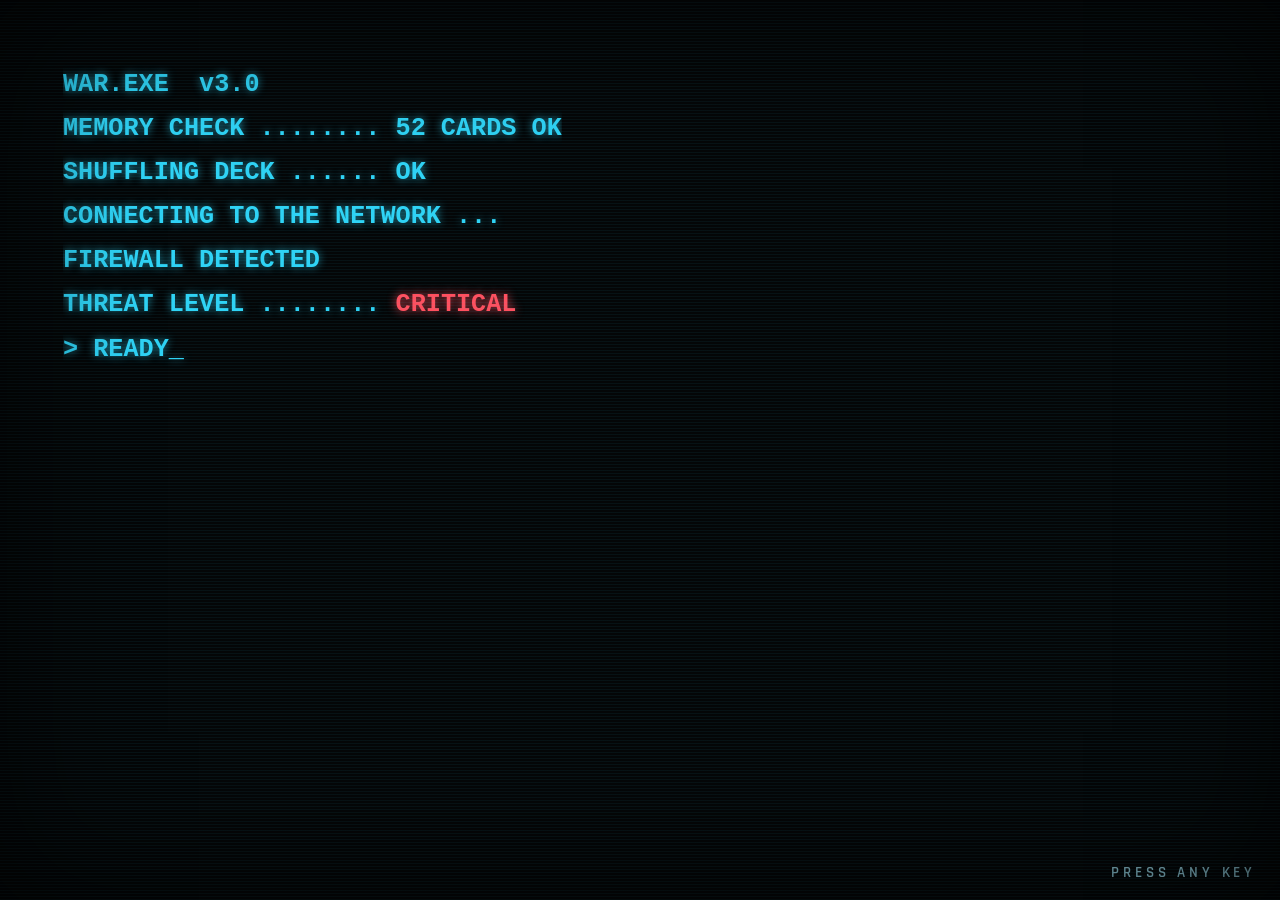
<file: index.html>
<!doctype html>
<html lang="en">
<head>
<meta charset="utf-8">
<meta name="viewport" content="width=device-width, initial-scale=1, viewport-fit=cover">
<meta name="theme-color" content="#090e20">
<title>War: The Long March</title>
<link href="fonts/fonts.css" rel="stylesheet">
<link href="https://fonts.googleapis.com/css2?family=Teko:wght@500;600&family=Orbitron:wght@500;700;900&family=Rajdhani:wght@500;600;700&display=swap" rel="stylesheet">
<style>
  :root {
    --felt: #273339; --felt-deep: #101517; --ivory: #f5f8fa; --paper: #dde8ed; --ink: #111415; --red: #b01e3b;
    --brass: #54c9e6; --brass-hi: #96e7fb; --brass-dark: #238590; --navy: #252f35; --navy-hi: #3b4c55;
    --foe: #e04f6c; --heal: #86d494; --text: #e1eaef; --muted: #a0cdd8;
    --cwb: min(22vw, 13dvh, 104px);
    --cw: var(--cwb);
    --ratio: 1.4545;  /* card height / width = 48 / 33, the player's card art size */
    --font: "Fraunces", Georgia, "Times New Roman", serif;
    box-sizing: border-box;
    padding-top: env(safe-area-inset-top, 0px);
    padding-bottom: env(safe-area-inset-bottom, 0px);
    color-scheme: dark;
  }
  @supports not (height: 1dvh) { :root { --cwb: min(22vw, 13vh, 104px); } }
  @media (prefers-color-scheme: dark) { :root:not([data-theme="light"]) { --felt: #222c31; --felt-deep: #0d1113; } }
  :root[data-theme="dark"] { --felt: #222c31; --felt-deep: #0d1113; }
  *, *::before, *::after { box-sizing: inherit; }
  html { height: 100%; scroll-padding-top: env(safe-area-inset-top, 0px); }
  body {
    height: 100%; margin: 0; overflow: hidden; font-family: var(--font); color: var(--text);
    background:
      radial-gradient(140% 90% at 50% 40%, transparent 40%, rgba(0,0,0,.55) 100%),
      radial-gradient(90% 60% at 50% 48%, var(--felt) 0%, var(--felt-deep) 100%);
    background-color: var(--felt-deep);
    -webkit-tap-highlight-color: transparent; touch-action: manipulation; user-select: none; -webkit-user-select: none;
  }
  body::before {
    content: ""; position: fixed; inset: 0; pointer-events: none; opacity: .22; mix-blend-mode: overlay;
    background-image: url("data:image/svg+xml,%3Csvg xmlns='http://www.w3.org/2000/svg' width='220' height='220'%3E%3Cfilter id='n'%3E%3CfeTurbulence type='fractalNoise' baseFrequency='.9' numOctaves='2' stitchTiles='stitch'/%3E%3CfeColorMatrix values='0 0 0 0 1  0 0 0 0 1  0 0 0 0 1  0 0 0 .9 0'/%3E%3C/filter%3E%3Crect width='100%25' height='100%25' filter='url(%23n)'/%3E%3C/svg%3E");
  }
  button { font: inherit; color: inherit; touch-action: manipulation; cursor: pointer; }
  button:focus-visible { outline: 3px solid var(--brass); outline-offset: 3px; }
  [hidden] { display: none !important; }
  h1, h2, h3 { font-weight: 900; font-style: italic; letter-spacing: -0.02em; line-height: 1; margin: 0; }
  p { line-height: 1.5; }

  .screen { position: relative; height: 100%; max-width: 520px; margin: 0 auto; padding: 0 16px; }
  .screen.enter { animation: enter .42s cubic-bezier(.2,.7,.2,1); }
  @keyframes enter { from { opacity: 0; transform: translateY(14px); } }
  .scroll { overflow-y: auto; -webkit-overflow-scrolling: touch; }

  .primary {
    position: relative; width: 100%; min-height: 58px; border: none; border-radius: 16px; overflow: hidden;
    background: linear-gradient(180deg, var(--brass-hi) 0%, var(--brass) 45%, #37b1d0 100%);
    color: #151b1e; font-size: 1.25rem; font-weight: 800; letter-spacing: .01em;
    box-shadow: 0 4px 0 var(--brass-dark), 0 10px 22px rgba(0,0,0,.35), inset 0 1px 0 rgba(255,255,255,.6);
    transition: transform .08s, box-shadow .08s;
  }
  .primary:active { transform: translateY(3px); box-shadow: 0 1px 0 var(--brass-dark), 0 4px 10px rgba(0,0,0,.3), inset 0 1px 0 rgba(255,255,255,.6); }
  .primary:disabled { filter: saturate(.4) brightness(.75); }
  .secondary {
    min-height: 58px; border-radius: 16px; padding: 0 18px; font-size: 1.05rem; font-weight: 700;
    background: rgba(0,0,0,.18); border: 2px solid var(--brass); color: var(--brass-hi);
  }
  .secondary:active { background: rgba(84,201,230,.2); }
  .secondary:disabled { opacity: .35; }
  .ghost {
    background: rgba(0,0,0,.18); border: 1.5px solid rgba(225,234,239,.35); border-radius: 999px;
    padding: 6px 14px; min-height: 38px; font-size: .95rem;
  }
  .icon-btn { width: 38px; padding: 0; display: inline-grid; place-items: center; font-size: 1rem; }
  .link { background: none; border: none; color: var(--muted); text-decoration: underline; text-underline-offset: 3px; padding: 10px; font-size: .95rem; }

  /* medallions */
  .med {
    width: 44px; height: 44px; border-radius: 50%; display: grid; place-items: center; flex: none;
    background: radial-gradient(circle at 35% 30%, #475c67, var(--navy) 70%);
    box-shadow: 0 0 0 2px var(--brass), 0 0 0 4px rgba(0,0,0,.35), 0 4px 10px rgba(0,0,0,.4);
    color: var(--brass-hi); font-size: 1.5rem; line-height: 1;
  }
  .med.big { width: 64px; height: 64px; font-size: 2.3rem; }
  .med.huge { width: 110px; height: 110px; font-size: 4rem; }

  /* title */
  .title { display: flex; flex-direction: column; justify-content: center; gap: 18px; }
  .fan { --cw: min(19vw, 84px); position: relative; height: calc(var(--cw) * 2.05); margin-bottom: 4px; }
  .fan .card { position: absolute; left: 50%; bottom: 0; margin-left: calc(var(--cw) * -.5); transform-origin: 50% 135%;
    transform: rotate(var(--r)); animation: fanIn .9s cubic-bezier(.2,.8,.2,1) both; animation-delay: var(--d); }
  @keyframes fanIn { from { transform: rotate(0deg) translateY(40px); } }
  .title h1 { font-size: clamp(4.6rem, 25vw, 7.5rem); text-shadow: 0 4px 0 rgba(0,0,0,.35); }
  .title .sub { font-size: 1.35rem; font-weight: 600; font-style: italic; margin: -12px 0 0; color: var(--brass); }
  .title .rules { margin: 0; color: var(--muted); max-width: 36ch; font-size: .98rem; }
  .title .btns { display: grid; gap: 12px; }
  .title .rec { margin: 0; font-size: .92rem; color: var(--muted); }
  .title .corner-btn { position: absolute; top: 14px; right: 16px; }

  /* hp bars */
  .hp { position: relative; height: 22px; border-radius: 11px; overflow: hidden;
    background: linear-gradient(180deg, #1a2226, #2a363d); box-shadow: inset 0 2px 4px rgba(0,0,0,.5), 0 0 0 1.5px rgba(0,0,0,.35); }
  .hp .ghostbar, .hp .fill { position: absolute; inset: 0 auto 0 0; width: 100%; border-radius: 11px; }
  .hp .ghostbar { background: #e4edf1; transition: width .6s ease .35s; }
  .hp .fill { background: linear-gradient(180deg, var(--brass-hi), var(--brass) 55%, #2da1be); transition: width .3s ease; }
  .hp.foe .fill { background: linear-gradient(180deg, #ff8ca3, var(--foe) 55%, #b4334d); }
  .hp b { position: relative; display: block; text-align: center; font-size: .85rem; line-height: 22px; font-weight: 800; color: #ffffff; font-variant-numeric: tabular-nums; text-shadow: 0 1px 2px rgba(0,0,0,.8); }
  .hp.healflash .fill { animation: healflash .6s; }
  @keyframes healflash { 50% { filter: brightness(1.5) saturate(1.4); } }

  /* map */
  .map { display: grid; grid-template-rows: auto 1fr auto; }
  .map-top { padding: 14px 0 12px; display: grid; gap: 10px; }
  .map-head { display: flex; align-items: center; justify-content: space-between; gap: 8px; }
  .map-head h2 { font-size: 2rem; }
  .map-head .tools { display: flex; gap: 8px; }
  .relics { display: flex; flex-wrap: wrap; gap: 6px; }
  .relics span { width: 30px; height: 30px; display: grid; place-items: center; border-radius: 8px; background: rgba(0,0,0,.22); box-shadow: inset 0 0 0 1px rgba(84,201,230,.35); font-size: 1.05rem; }
  .march { position: relative; min-height: 0; list-style: none; margin: 0; padding: 4px 0 12px; display: grid; gap: 2px; align-content: start; }
  .march::before { content: ""; position: absolute; left: 32px; top: 30px; bottom: 36px; width: 2px;
    background: repeating-linear-gradient(180deg, rgba(84,201,230,.55) 0 6px, transparent 6px 12px); }
  .march li { position: relative; display: grid; grid-template-columns: 44px 1fr; gap: 14px; align-items: center; padding: 8px 10px; border-radius: 14px; }
  .march b { font-size: 1.08rem; font-weight: 600; display: block; line-height: 1.25; }
  .march small { display: block; color: var(--muted); font-size: .84rem; line-height: 1.4; }
  .march li.done .med { background: var(--brass); color: #151b1e; font-size: 1.2rem; }
  .march li.done > div { opacity: .5; }
  .march li.locked .med { filter: grayscale(.6) brightness(.8); }
  .march li.now { background: linear-gradient(90deg, rgba(84,201,230,.2), rgba(84,201,230,.04)); box-shadow: inset 0 0 0 1.5px rgba(84,201,230,.7); }
  .march li.now .med { animation: pulse 1.8s ease-in-out infinite; }
  @keyframes pulse { 50% { box-shadow: 0 0 0 2px var(--brass), 0 0 0 9px rgba(84,201,230,.18), 0 4px 10px rgba(0,0,0,.4); } }
  .march li.boss b { font-style: italic; font-weight: 900; font-size: 1.25rem; color: var(--brass-hi); }
  .map-foot { padding: 8px 0 14px; display: grid; gap: 2px; justify-items: center; }

  /* battle */
  .battle { display: grid; grid-template-rows: auto 1fr auto auto; padding-top: 10px; }
  .foe-head { display: grid; grid-template-columns: auto 1fr auto; gap: 12px; align-items: center; }
  .foe-head small { color: var(--muted); font-size: .82rem; font-variant-numeric: tabular-nums; display: block; }
  .foe-head h2 { font-size: 1.7rem; margin-top: 2px; }
  .foe-head .tools { display: flex; gap: 6px; align-self: start; }
  .quirk { margin: 8px 0 8px; font-size: .86rem; color: var(--muted); font-style: italic; min-height: 1.3em; line-height: 1.35; }
  .med.hit { animation: medhit .45s; }
  @keyframes medhit { 20% { transform: translateX(-5px) rotate(-6deg); box-shadow: 0 0 0 2px var(--foe), 0 0 20px var(--foe); } 60% { transform: translateX(4px) rotate(4deg); } }
  .med.dead { animation: meddead 1s forwards; }
  @keyframes meddead { 30% { transform: scale(1.2); } 100% { transform: scale(.9) rotate(-14deg); filter: grayscale(1) brightness(.6); } }

  .field { position: relative; display: flex; flex-direction: column; justify-content: center; gap: 2px; min-height: 0; }
  .field::before { content: ""; position: absolute; inset: 8% -16px; pointer-events: none;
    background: radial-gradient(50% 50% at 50% 50%, rgba(150,234,255,.10), transparent 70%); }
  .row { position: relative; display: grid; grid-template-columns: calc(var(--cwb) * .62) 1fr calc(var(--cwb) * .62); align-items: center; gap: 10px; }
  .side-slot { display: grid; justify-items: center; gap: 4px; font-size: .74rem; color: var(--muted); text-align: center; line-height: 1.2; }
  .side-slot .empty-slot { width: calc(var(--cwb) * .62); height: calc(var(--cwb) * .62 * var(--ratio)); }
  .pilebtn { background: none; border: none; padding: 0; display: grid; justify-items: center; gap: 4px; color: var(--muted); font-size: .74rem; }
  .pile { position: relative; }
  .pile .card:not(:last-child) { position: absolute; left: 0; top: 0; }
  .lane { height: calc(var(--cwb) * var(--ratio)); display: flex; justify-content: center; align-items: center; overflow-x: clip; overflow-y: visible; perspective: 900px; }
  .lane:empty::before {
    content: ""; width: var(--cwb); height: calc(var(--cwb) * var(--ratio)); border-radius: calc(var(--cwb) * .09);
    border: 2px dashed rgba(225,234,239,.16); background: rgba(0,0,0,.08);
  }
  .msg { min-height: 3.2em; display: flex; align-items: center; justify-content: center; text-align: center; font-size: 1rem; line-height: 1.3; padding: 0 4px; text-shadow: 0 1px 2px rgba(0,0,0,.5); }
  .msg .dmg { color: var(--brass-hi); font-weight: 800; }
  .msg .hurt { color: #ffa4b6; font-weight: 800; }
  .you-panel { display: grid; gap: 8px; padding: 8px 0 8px; }
  .controls { display: grid; grid-template-columns: 1fr auto; gap: 10px; padding: 4px 0 14px; }
  .shake { animation: shake .4s; }
  @keyframes shake { 15% { transform: translate(-6px, 2px); } 35% { transform: translate(5px, -3px); } 55% { transform: translate(-4px, 1px); } 75% { transform: translate(3px, 0); } }
  .fallen { transition: filter 1.4s; filter: grayscale(.85) brightness(.7); }

  .pop { position: absolute; left: 50%; top: 50%; pointer-events: none; z-index: 5; font-size: 2.8rem; font-weight: 900; font-style: italic;
    color: #e6edf1; -webkit-text-stroke: 1px rgba(28,36,40,.6); text-shadow: 0 3px 0 rgba(0,0,0,.45), 0 0 22px rgba(80,220,255,.55);
    animation: pop 1.1s cubic-bezier(.2,.8,.2,1) forwards; }
  .pop.hurt { color: #ffb8c6; text-shadow: 0 3px 0 rgba(0,0,0,.45), 0 0 22px rgba(255,40,83,.6); }
  .pop.heal { color: var(--heal); font-size: 1.7rem; text-shadow: 0 2px 0 rgba(0,0,0,.4); }
  @keyframes pop { 0% { opacity: 0; transform: translate(-50%, -30%) scale(.4); } 18% { opacity: 1; transform: translate(-50%, -55%) scale(1.25); } 30% { transform: translate(-50%, -55%) scale(1); } 100% { opacity: 0; transform: translate(-50%, -140%) scale(.95); } }

  .banner { position: fixed; inset: 0; display: grid; place-items: center; pointer-events: none; z-index: 30; }
  .banner span { font-size: clamp(4rem, 26vw, 8rem); font-weight: 900; font-style: italic; letter-spacing: -.03em; color: var(--brass-hi);
    -webkit-text-stroke: 2px #212b30; text-shadow: 0 6px 0 #151b1e, 0 0 40px rgba(90,222,255,.6); animation: stamp 1.2s cubic-bezier(.2,.9,.2,1) forwards; }
  .banner.red span { color: #ffa6b8; text-shadow: 0 6px 0 #151b1e, 0 0 40px rgba(255,50,91,.6); }
  .banner::before { content: ""; position: absolute; inset: 0; background: radial-gradient(circle, rgba(110,226,255,.35), transparent 60%); animation: flash 1.2s forwards; }
  .banner.red::before { background: radial-gradient(circle, rgba(200,30,64,.4), transparent 65%); }
  @keyframes stamp { 0% { transform: scale(2.6) rotate(-8deg); opacity: 0; } 22% { transform: scale(.95) rotate(-4deg); opacity: 1; } 32% { transform: scale(1.03) rotate(-4deg); } 75% { transform: scale(1) rotate(-4deg); opacity: 1; } 100% { transform: scale(1.1) rotate(-4deg); opacity: 0; } }
  @keyframes flash { 0% { opacity: 0; } 20% { opacity: 1; } 100% { opacity: 0; } }
  .spark { position: fixed; width: 7px; height: 7px; border-radius: 50%; pointer-events: none; z-index: 40; box-shadow: 0 0 8px currentColor; }

  /* cards */
  .card { width: var(--cw); height: calc(var(--cw) * var(--ratio)); flex: none; position: relative; transform-style: preserve-3d; border-radius: calc(var(--cw) * .09); }
  .card.down { transform: rotateY(180deg); }
  .fc { position: absolute; inset: 0; border-radius: inherit; backface-visibility: hidden; -webkit-backface-visibility: hidden; overflow: hidden;
    box-shadow: 0 1px 0 rgba(0,0,0,.25), 0 6px 14px rgba(0,0,0,.4); }
  .front {
    background: linear-gradient(155deg, #fafbfc 0%, var(--paper) 100%); color: var(--ink);
    box-shadow: inset 0 0 0 calc(var(--cw) * .035) #fafbfc, inset 0 0 0 calc(var(--cw) * .045) rgba(44,150,176,.45), 0 1px 0 rgba(0,0,0,.25), 0 6px 14px rgba(0,0,0,.4);
  }
  .front::after { content: ""; position: absolute; inset: 0; background: linear-gradient(125deg, rgba(255,255,255,.55) 0%, transparent 30%); pointer-events: none; }
  .red .front { color: var(--red); }
  .backf {
    transform: rotateY(180deg);
    background:
      repeating-linear-gradient(45deg, transparent 0 calc(var(--cw) * .06), rgba(84,201,230,.5) calc(var(--cw) * .06) calc(var(--cw) * .07)),
      repeating-linear-gradient(-45deg, transparent 0 calc(var(--cw) * .06), rgba(84,201,230,.5) calc(var(--cw) * .06) calc(var(--cw) * .07)),
      radial-gradient(circle at 50% 50%, var(--navy-hi), var(--navy) 70%);
    box-shadow: inset 0 0 0 calc(var(--cw) * .05) var(--ivory), inset 0 0 0 calc(var(--cw) * .07) var(--brass), 0 1px 0 rgba(0,0,0,.25), 0 6px 14px rgba(0,0,0,.4);
  }
  .backf::after { content: "W"; position: absolute; left: 50%; top: 50%; width: calc(var(--cw) * .36); height: calc(var(--cw) * .36);
    transform: translate(-50%, -50%) rotate(45deg); background: var(--navy); border: calc(var(--cw) * .025) solid var(--brass);
    box-shadow: 0 0 0 calc(var(--cw) * .025) var(--navy); display: grid; place-items: center;
    color: var(--brass-hi); font-weight: 900; font-style: italic; font-size: calc(var(--cw) * .2); }
  .backf::before { content: ""; position: absolute; inset: 0; background: linear-gradient(125deg, rgba(255,255,255,.18), transparent 35%); }
  .corner { position: absolute; font-weight: 800; text-align: center; line-height: .92; font-size: calc(var(--cw) * .17); width: 1.3em; z-index: 1; }
  .corner small { display: block; font-size: .9em; }
  .corner.tl { top: 5%; left: 4%; }
  .corner.br { bottom: 5%; right: 4%; transform: rotate(180deg); }
  .pips { position: absolute; inset: 16% 27% 16% 27%; }
  .pips i { position: absolute; font-style: normal; transform: translate(-50%, -50%); font-size: calc(var(--cw) * .2); line-height: 1; }
  .pips i.v { transform: translate(-50%, -50%) rotate(180deg); }
  .ace { position: absolute; inset: 0; display: grid; place-items: center; font-size: calc(var(--cw) * .62); line-height: 1; }
  .ace span { filter: drop-shadow(0 2px 1px rgba(0,0,0,.2)); }
  .ace.spade::before { content: ""; position: absolute; width: 64%; aspect-ratio: 1; border-radius: 50%; border: calc(var(--cw) * .018) solid rgba(44,150,176,.55); box-shadow: inset 0 0 0 calc(var(--cw) * .03) rgba(44,150,176,.12); }
  .court { position: absolute; inset: 15% 19%; border-radius: calc(var(--cw) * .05); border: calc(var(--cw) * .018) solid currentColor;
    background: repeating-linear-gradient(135deg, transparent 0 4px, rgba(44,150,176,.14) 4px 5px), linear-gradient(180deg, rgba(84,201,230,.22), rgba(84,201,230,.05));
    display: grid; place-items: center; overflow: hidden; }
  .court .g { font-size: calc(var(--cw) * .5); line-height: 1; filter: drop-shadow(0 2px 0 rgba(0,0,0,.15)); }
  .court .s { position: absolute; font-size: calc(var(--cw) * .14); }
  .court .s.a { top: 5%; right: 8%; } .court .s.b { bottom: 5%; left: 8%; transform: rotate(180deg); }
  .simple { position: absolute; inset: 0; display: grid; place-items: center; font-size: calc(var(--cw) * .5); font-weight: 800; line-height: 1; padding-top: 8%; }
  .simple.letter { font-style: italic; font-size: calc(var(--cw) * .5); }
  .mini { --cw: calc(var(--cwb) * .62); }
  .tiny { --cw: 44px; }
  .mini .corner.br, .tiny .corner.br { display: none; }
  .stage .mini .corner.br, .stage .tiny .corner.br, #picker .tiny .corner.br { display: block; }  /* every card shows its bottom-right corner on PC, like the art cards */
  .lane .card + .card { margin-left: calc(var(--cw) * -.6 - var(--squeeze, 0px)); }
  .lane .card.down + .card.down { margin-left: calc(var(--cw) * -.84 - var(--squeeze, 0px)); }
  .lane { min-width: 0; } .row > * { min-width: 0; }  /* a long war squeezes the pile instead of widening the table */
  .lane.won .card:not(.down):last-child .front { box-shadow: inset 0 0 0 calc(var(--cw) * .035) #fafbfc, inset 0 0 0 calc(var(--cw) * .045) rgba(44,150,176,.45), 0 0 0 3px var(--brass), 0 0 26px rgba(100,224,255,.7); }
  .lane.lost .fc { filter: brightness(.62) saturate(.7); transition: filter .3s; }
  .card.gone { visibility: hidden; }
  .burning .front { animation: burn .6s ease-in forwards; }
  @keyframes burn { 0% { } 35% { filter: sepia(1) saturate(4) hue-rotate(-20deg) brightness(1.2); box-shadow: 0 0 24px 6px rgba(30,210,255,.8); } 100% { filter: sepia(1) saturate(5) brightness(.3) blur(3px); opacity: 0; transform: translateY(-30%) scale(.8); } }

  /* reward */
  .reward { display: grid; grid-template-rows: auto 1fr auto; }
  .reward-top { padding: 22px 0 14px; display: grid; grid-template-columns: auto 1fr; gap: 14px; align-items: center; }
  .reward-top h2 { font-size: 2.1rem; }
  .reward-top p { margin: 6px 0 0; color: var(--muted); }
  .offers { display: grid; gap: 12px; align-content: start; padding: 2px 2px 12px; }
  .offer {
    display: grid; grid-template-columns: 100px 1fr; gap: 14px; align-items: center; text-align: left; position: relative; overflow: hidden;
    background: linear-gradient(160deg, rgba(16,20,22,.75), rgba(8,10,11,.6));
    border: 1.5px solid rgba(84,201,230,.5); border-radius: 18px; padding: 14px;
    box-shadow: 0 8px 20px rgba(0,0,0,.3), inset 0 1px 0 rgba(255,255,255,.06);
    animation: dealOffer .55s cubic-bezier(.2,.8,.2,1) both; animation-delay: var(--d);
    transition: transform .2s, opacity .3s, border-color .2s;
  }
  @keyframes dealOffer { from { opacity: 0; transform: translateY(30px) rotate(-2deg); } }
  .offer:active { transform: scale(.98); border-color: var(--brass-hi); }
  .offer.chosen { transform: scale(1.03); border-color: var(--brass-hi); box-shadow: 0 0 0 2px var(--brass), 0 0 30px rgba(100,224,255,.45); }
  .offer.faded { opacity: 0; transform: translateX(40px); }
  .offer .vis { display: flex; justify-content: center; align-items: center; min-height: 70px; perspective: 400px; }
  .offer .vis .card:nth-child(1) { transform: rotate(-7deg); }
  .offer .vis .card:nth-child(2) { transform: rotate(4deg) translateY(2px); }
  .offer .vis .card:nth-child(3) { transform: rotate(12deg) translateY(6px); }
  .offer .vis .card + .card { margin-left: -26px; }
  .offer .icon { width: 64px; height: 64px; border-radius: 50%; display: grid; place-items: center; font-size: 2.1rem;
    background: radial-gradient(circle at 35% 30%, #475c67, var(--navy) 70%); box-shadow: 0 0 0 2px var(--brass), 0 4px 10px rgba(0,0,0,.4); }
  .offer .kind { display: block; font-size: .75rem; color: var(--brass); font-weight: 600; margin-bottom: 2px; }
  .offer b { display: block; font-size: 1.18rem; font-weight: 900; font-style: italic; }
  .offer span.d { display: block; font-size: .9rem; color: var(--muted); line-height: 1.4; margin-top: 3px; }
  .reward-foot { padding: 4px 0 14px; display: grid; justify-items: center; }

  /* end */
  .end { display: flex; flex-direction: column; justify-content: center; align-items: flex-start; gap: 16px; }
  .end h2 { font-size: clamp(2.8rem, 14vw, 4rem); }
  .end p { margin: 0; color: var(--muted); font-size: 1.05rem; }
  .end .stats { display: grid; grid-template-columns: repeat(3, 1fr); gap: 8px; width: 100%; }
  .end .stats div { background: rgba(0,0,0,.2); border-radius: 12px; padding: 10px; box-shadow: inset 0 0 0 1px rgba(84,201,230,.25); }
  .end .stats b { display: block; font-size: 1.6rem; font-weight: 900; font-style: italic; color: var(--brass-hi); font-variant-numeric: tabular-nums; }
  .end .stats span { font-size: .8rem; color: var(--muted); }
  .end .primary { margin-top: 6px; }
  .end .med.huge { animation: fanIn .8s cubic-bezier(.2,.8,.2,1) both; }

  /* sheet */
  .sheet { position: fixed; inset: 0; z-index: 20; display: grid; background: rgba(8,10,11,.86); backdrop-filter: blur(6px); -webkit-backdrop-filter: blur(6px); animation: fade .25s; }
  @keyframes fade { from { opacity: 0; } }
  .sheet-in { height: 100%; max-width: 520px; width: 100%; margin: 0 auto; padding: 16px; overflow-y: auto; animation: enter .3s cubic-bezier(.2,.7,.2,1); }
  .sheet-in header { display: flex; justify-content: space-between; align-items: center; margin-bottom: 14px; }
  .sheet-in h3 { font-size: 1.7rem; }
  .deckgrid { display: flex; flex-wrap: wrap; gap: 8px; margin-bottom: 22px; }
  .relic-list { list-style: none; margin: 0; padding: 0; display: grid; gap: 12px; }
  .relic-list li { display: grid; grid-template-columns: 40px 1fr; gap: 12px; align-items: center; }
  .relic-list .med { width: 38px; height: 38px; font-size: 1.1rem; }
  .relic-list b { display: block; font-weight: 700; }
  .relic-list small { color: var(--muted); font-size: .9rem; line-height: 1.4; }
  .sheet h4 { margin: 0 0 12px; font-size: 1.1rem; font-weight: 700; color: var(--brass); }

  .keys { margin: 0; text-align: center; font-size: .78rem; color: var(--muted); opacity: .75; }
  .keys kbd { font: inherit; font-weight: 700; padding: 0 5px; border-radius: 4px; border: 1px solid rgba(225,234,239,.35); background: rgba(0,0,0,.2); }
  .battle { grid-template-rows: auto 1fr auto auto auto; }
  .battle .controls { padding-bottom: 6px; }
  .battle .keys { padding-bottom: 10px; }
  @media (prefers-reduced-motion: reduce) {
    .screen.enter, .fan .card, .offer, .march li.now .med, .end .med.huge, .sheet, .sheet-in { animation: none; }
    .banner span, .banner::before { animation-duration: .01s; }
    .pop { animation: none; opacity: 0; }
    .dmgpop { animation: fade .3s reverse 1.6s forwards; }
    .shake, .med.hit { animation: none; }
  }

  /* ===== PC widescreen stage: fixed 1600x900 layout, scaled to fit the window ===== */
  .stage { position: absolute; left: 50%; top: 50%; width: 1600px; height: 900px; transform: translate(-50%, -50%) scale(var(--s, 1)); --cwb: 168px; --cw: var(--cwb); }
  .stage .screen { max-width: none; padding: 0 56px; }
  .stage .keys { font-size: .95rem; }
  .stage .ghost { min-height: 46px; font-size: 1.1rem; padding: 6px 18px; }
  .stage .icon-btn { width: 46px; padding: 0; }
  .stage .hp { height: 32px; border-radius: 16px; }
  .stage .hp .ghostbar, .stage .hp .fill { border-radius: 16px; }
  .stage .hp b { line-height: 32px; font-size: 1.05rem; }
  .stage .relics span { width: 44px; height: 44px; font-size: 1.5rem; border-radius: 10px; }
  .stage .relics { gap: 8px; }
  .stage .primary { min-height: 78px; font-size: 1.7rem; border-radius: 20px; }
  .stage .secondary { min-height: 78px; font-size: 1.4rem; border-radius: 20px; }
  .stage .link { font-size: 1.1rem; }

  /* title */
  .stage .title { display: grid; grid-template-columns: 1fr 1fr; column-gap: 80px; align-content: center; align-items: center;
    grid-template-areas: "fan h1" "fan sub" "fan rules" "fan btns" "fan rec" "fan keys"; row-gap: 16px; padding: 0 120px; }
  .stage .fan { --cw: 190px; grid-area: fan; height: calc(var(--cw) * 2.05); margin: 0; }
  .stage .title h1 { grid-area: h1; font-size: 8.4rem; }
  .stage .title .sub { grid-area: sub; font-size: 2.2rem; margin: -18px 0 0; }
  .stage .title .rules { grid-area: rules; font-size: 1.15rem; max-width: 40ch; margin: 0; }
  .stage .title .menu { grid-area: btns; max-width: 520px; margin-top: 8px; }
  .stage .title .rec { grid-area: rec; font-size: 1.15rem; }
  .stage .title .keys { grid-area: keys; text-align: left; }
  /* fit: title must stay inside 900px with Continue + record line showing */
  .stage .title { row-gap: 10px; }
  .stage .title h1 { font-size: 6.8rem; }
  .stage .title .sub { margin-top: -12px; }
  .stage .title .rules { font-size: 1.08rem; }
  .stage .title .menu { gap: 8px; margin-top: 4px; }
  .stage .title .menu-btn { min-height: 52px; padding: 6px 26px; font-size: 1.45rem; }
  .stage .title .menu-btn.main { min-height: 66px; }
  .stage .title .corner-btn { top: 28px; right: 40px; }

  /* map */
  .stage .map { grid-template-columns: 500px 1fr; grid-template-rows: 1fr auto; column-gap: 70px;
    grid-template-areas: "top list" "foot list"; padding-top: 40px; padding-bottom: 40px; }
  .stage .map-top { grid-area: top; align-content: start; gap: 20px; padding: 26px 0 0; }
  .stage .map-head h2 { font-size: 3.6rem; white-space: nowrap; }
  .stage .map-foot { grid-area: foot; gap: 6px; padding: 0 0 10px; }
  /* everything on the map screen stays inside the 900px stage: the path list scrolls if it must */
  .stage .map { grid-template-rows: minmax(0, 1fr) auto; padding-top: 30px; padding-bottom: 30px; }
  .stage .map-top { min-height: 0; grid-template-rows: auto auto minmax(0, 1fr); gap: 14px; padding-top: 10px; }
  .stage .map-top > .next-foe { min-height: 0; overflow-y: auto; scrollbar-width: thin; }
  .stage .map-foot { gap: 2px; padding-bottom: 0; }
  .stage .march-right { min-height: 0; max-height: 100%; }
  .stage .march { grid-area: list; align-content: center; gap: 4px; padding: 0; overflow: hidden; }
  .stage .march li { grid-template-columns: 60px 1fr; gap: 22px; padding: 12px 18px; }
  .stage .march .med { width: 60px; height: 60px; font-size: 2rem; }
  .stage .march::before { left: 48px; top: 50px; bottom: 50px; }
  .stage .march b { font-size: 1.55rem; }
  .stage .march small { font-size: 1.08rem; }
  .stage .march li.boss b { font-size: 1.85rem; }

  /* battle */
  .stage .battle { grid-template-columns: 400px 1fr 340px; grid-template-rows: 1fr 1fr; column-gap: 50px;
    grid-template-areas: "foe field ctl" "you field ctl"; padding-top: 40px; padding-bottom: 40px; }
  .stage .battle > .foe-panel { grid-area: foe; align-self: start; margin-top: 20px; }
  .stage .foe-head { grid-template-columns: auto 1fr; gap: 20px; }
  .stage .foe-head .med.big { width: 110px; height: 110px; font-size: 4rem; }
  .stage .foe-head small { font-size: 1.1rem; }
  .stage .foe-head h2 { font-size: 3rem; }
  .stage .foe-head .tools { position: absolute; top: 40px; right: 56px; gap: 10px; }
  .stage .quirk { font-size: 1.1rem; margin: 16px 0 18px; }
  .stage .field { grid-area: field; gap: 10px; }
  .stage .row { grid-template-columns: calc(var(--cwb) * .62) 1fr calc(var(--cwb) * .62); gap: 24px; }
  .stage .side-slot, .stage .pilebtn { font-size: .95rem; }
  .stage .msg { font-size: 1.35rem; min-height: 0; height: 66px; align-self: center; padding: 0 30px; margin: 4px 0; border-radius: 999px;
    background: rgba(8,10,11,.55); box-shadow: inset 0 0 0 1.5px rgba(84,201,230,.28), 0 8px 20px rgba(0,0,0,.25); max-width: 90%; }
  .stage .pop { font-size: 4rem; }
  .stage .pop.heal { font-size: 2.4rem; }
  .stage .you-panel { grid-area: you; align-self: end; gap: 12px; margin-bottom: 20px; }
  /* upgrades wrap in rows across the panel (a narrow column pushed health off-screen) */
  .stage .you-tools { flex-direction: column; align-items: flex-start; gap: 10px; }
  .stage .you-tools .relics { width: 100%; gap: 6px; }
  .stage .you-tools .relics span { width: 40px; height: 40px; font-size: 1.35rem; }
  .stage .controls { grid-area: ctl; align-self: end; grid-template-columns: 1fr; gap: 16px; padding: 0 0 86px; }
  .stage .controls .primary { min-height: 130px; font-size: 2.4rem; }
  .stage .battle > .keys { grid-area: ctl; align-self: end; padding: 0 0 14px; line-height: 2; }

  /* reward */
  .stage .reward { grid-template-rows: auto 1fr auto; padding-top: 50px; }
  .stage .reward-top { justify-content: center; gap: 24px; padding: 0 0 30px; }
  .stage .reward-top .med.big { width: 100px; height: 100px; font-size: 3.6rem; }
  .stage .reward-top h2 { font-size: 3.6rem; }
  .stage .reward-top p { font-size: 1.3rem; }
  .stage .offers { grid-template-columns: repeat(3, 1fr); gap: 32px; align-content: center; align-items: stretch; max-width: 1340px; width: 100%; margin: 0 auto; overflow: visible; padding: 0; }
  .stage .offer { grid-template-columns: 1fr; grid-template-rows: 250px 1fr; text-align: center; padding: 28px 26px 34px; gap: 18px; border-radius: 26px; align-items: start; }
  .stage .offer .vis { height: 250px; }
  .stage .offer .vis .card + .card { margin-left: -44px; }
  .stage .offer .vis .card { --cw: 130px; }
  .stage .offer .icon { width: 150px; height: 150px; font-size: 5rem; }
  .stage .offer .kind { font-size: 1rem; margin-bottom: 6px; }
  .stage .offer b { font-size: 2rem; }
  .stage .offer span.d { font-size: 1.15rem; margin-top: 8px; }
  .stage .offer.faded { transform: translateY(40px); }
  .stage .reward-foot { padding: 20px 0 36px; gap: 4px; }

  /* end */
  .stage .end { max-width: 900px; margin: 0 auto; align-items: center; text-align: center; gap: 24px; }
  .stage .end .med.huge { width: 170px; height: 170px; font-size: 6.5rem; }
  .stage .end h2 { font-size: 6rem; }
  .stage .end p { font-size: 1.5rem; }
  .stage .end .stats { gap: 18px; }
  .stage .end .stats div { padding: 18px; border-radius: 16px; }
  .stage .end .stats b { font-size: 3rem; }
  .stage .end .stats span { font-size: 1.1rem; }
  .stage .end .primary { max-width: 560px; }

  /* deck sheet */
  .stage .sheet-in { max-width: 1480px; padding: 50px 56px; display: grid; grid-template-columns: 1fr 440px; column-gap: 60px; align-content: start;
    grid-template-areas: "hd hd" "deck rh" "deck rl"; grid-template-rows: auto auto 1fr; }
  .stage .sheet-in header { grid-area: hd; margin-bottom: 28px; }
  .stage .sheet-in h3 { font-size: 3rem; }
  .stage .deckgrid { grid-area: deck; gap: 12px; align-content: start; }
  .stage .deckgrid .card { --cw: 76px; }
  .stage .sheet h4 { grid-area: rh; font-size: 1.6rem; }
  .stage .relic-list { grid-area: rl; align-content: start; gap: 16px; }
  .stage .relic-list li { grid-template-columns: 54px 1fr; gap: 16px; }
  .stage .relic-list .med { width: 52px; height: 52px; font-size: 1.6rem; }
  .stage .relic-list b { font-size: 1.25rem; }
  .stage .relic-list small { font-size: 1.05rem; }

  :root[data-table="forest"] { --felt: #1d4a33; --felt-deep: #091b11; }
  :root[data-table="midnight"] { --felt: #303d44; --felt-deep: #101518; }
  .no-hints .keys { visibility: hidden; }
  .corner-btn { display: flex; gap: 10px; }
  .set-in h4 { margin: 0 0 18px; }
  .set-group { background: rgba(0,0,0,.22); border-radius: 22px; padding: 26px 28px; box-shadow: inset 0 0 0 1.5px rgba(84,201,230,.3); align-self: start; display: grid; gap: 18px; }
  .set-row { display: grid; grid-template-columns: 1fr auto; align-items: center; gap: 14px; font-size: 1.15rem; min-height: 46px; }
  label.set-row { grid-template-columns: 1fr 190px 44px; }
  .set-row output { text-align: right; font-variant-numeric: tabular-nums; color: var(--brass-hi); font-weight: 700; }
  .set-row input[type=range] { -webkit-appearance: none; appearance: none; width: 100%; height: 10px; border-radius: 5px; margin: 0; cursor: pointer;
    background: linear-gradient(90deg, var(--brass) var(--p, 50%), rgba(0,0,0,.45) var(--p, 50%)); box-shadow: inset 0 0 0 1px rgba(84,201,230,.4); }
  .set-row input[type=range]::-webkit-slider-thumb { -webkit-appearance: none; width: 24px; height: 24px; border-radius: 50%; background: var(--brass-hi); box-shadow: 0 0 0 3px #151b1e, 0 2px 6px rgba(0,0,0,.5); }
  .set-row input[type=range]:focus-visible { outline: 3px solid var(--brass); outline-offset: 6px; }
  .tog { min-width: 84px; min-height: 44px; border-radius: 999px; border: 2px solid var(--brass); background: rgba(0,0,0,.25); color: var(--muted); font-weight: 700; font-size: 1.05rem; }
  .tog[aria-pressed="true"] { background: linear-gradient(180deg, var(--brass-hi), var(--brass)); color: #151b1e; }
  .seg { display: flex; border: 2px solid var(--brass); border-radius: 999px; overflow: hidden; }
  .seg button { border: none; background: rgba(0,0,0,.25); color: var(--muted); padding: 8px 14px; font-size: 1rem; font-weight: 700; min-height: 40px; }
  .seg button + button { border-left: 1.5px solid rgba(84,201,230,.5); }
  .seg button[aria-pressed="true"] { background: var(--brass); color: #151b1e; }
  .set-note { margin: 4px 0 0; font-size: .98rem; color: var(--muted); }
  .stage .set-in { grid-template-columns: 1fr 1.25fr 1fr; grid-template-areas: "hd hd hd"; grid-template-rows: auto 1fr; column-gap: 28px; max-width: 1500px; }
  .stage .set-in .set-group h4 { grid-area: auto; font-size: 1.6rem; margin: 0 0 4px; }
  .stage .set-in .set-group { grid-template-columns: minmax(0, 1fr); grid-area: auto; }
  .stage .set-in { overflow: hidden; }
  .stage .sheet { inset: -1200px; padding: 1200px; }  /* backdrop reaches past the letterbox edges */

  /* main menu */
  .menu { display: grid; gap: 12px; }
  .menu-btn { display: flex; flex-direction: column; align-items: flex-start; justify-content: center; text-align: left; min-height: 62px; padding: 10px 26px;
    border-radius: 16px; border: 2px solid rgba(84,201,230,.5); background: rgba(0,0,0,.22); color: var(--brass-hi); font-size: 1.45rem; font-weight: 800;
    transition: background .15s, transform .12s, border-color .15s; }
  .menu-btn small { font-size: .95rem; font-weight: 600; color: var(--muted); margin-top: 3px; }
  .menu-btn:hover:not(:disabled), .menu-btn:focus-visible { background: rgba(84,201,230,.16); border-color: var(--brass-hi); outline: none; transform: translateX(8px); }
  .menu-btn.main { background: linear-gradient(180deg, var(--brass-hi), var(--brass) 45%, #37b1d0); color: #151b1e; border-color: transparent; min-height: 78px;
    box-shadow: 0 4px 0 var(--brass-dark), 0 10px 22px rgba(0,0,0,.35), inset 0 1px 0 rgba(255,255,255,.6); font-size: 1.7rem; }
  .menu-btn.main small { color: #29353b; }
  .menu-btn.main:hover:not(:disabled), .menu-btn.main:focus-visible { background: linear-gradient(180deg, #dce7ec, var(--brass-hi) 45%, var(--brass)); box-shadow: 0 4px 0 var(--brass-dark), 0 0 0 3px var(--brass-hi), 0 10px 26px rgba(0,0,0,.4); }
  .menu-btn:disabled { opacity: .35; cursor: default; }

  /* save slots */
  .stage .slots { display: grid; grid-template-rows: auto 1fr auto; padding: 64px 120px 44px; }
  .slots-top h2 { font-size: 4.2rem; }
  .slots-top p { font-size: 1.3rem; color: var(--muted); margin: 12px 0 0; }
  .slot-list { display: grid; grid-template-columns: repeat(3, 1fr); gap: 34px; align-items: center; }
  .slot-wrap { display: grid; gap: 6px; justify-items: center; }
  .slot { width: 100%; min-height: 450px; display: flex; flex-direction: column; align-items: flex-start; gap: 14px; text-align: left; padding: 32px 32px 28px;
    border-radius: 26px; border: 2px solid rgba(84,201,230,.5); color: var(--text);
    background: linear-gradient(160deg, rgba(16,20,22,.8), rgba(8,10,11,.62)); box-shadow: 0 10px 26px rgba(0,0,0,.35), inset 0 1px 0 rgba(255,255,255,.06);
    transition: transform .15s, border-color .15s, box-shadow .15s; animation: dealOffer .5s cubic-bezier(.2,.8,.2,1) both; animation-delay: var(--d); }
  .slot:hover:not(:disabled), .slot:focus-visible { border-color: var(--brass-hi); transform: translateY(-8px); outline: none;
    box-shadow: 0 0 0 2px var(--brass), 0 20px 40px rgba(0,0,0,.45); }
  .slot.empty { border-style: dashed; background: rgba(0,0,0,.14); }
  .slot:disabled { opacity: .38; cursor: default; }
  .slot.armed { border-color: var(--foe); box-shadow: 0 0 0 2px var(--foe), 0 20px 40px rgba(0,0,0,.45); }
  .slot-n { font-size: 1rem; font-weight: 700; color: var(--brass); letter-spacing: .12em; text-transform: uppercase; }
  .slot b { font-size: 2.7rem; font-weight: 900; font-style: italic; line-height: 1; letter-spacing: -.02em; }
  .slot b.slot-empty { color: var(--muted); }
  .slot-d { font-size: 1.15rem; color: var(--muted); line-height: 1.35; }
  .slot-hp { position: relative; display: block; width: 100%; height: 30px; border-radius: 15px; overflow: hidden; background: linear-gradient(180deg, #1a2226, #2a363d); box-shadow: inset 0 2px 4px rgba(0,0,0,.5); }
  .slot-hp > span { position: absolute; inset: 0 auto 0 0; border-radius: 15px; background: linear-gradient(180deg, var(--brass-hi), var(--brass) 55%, #2da1be); }
  .slot-hp em { position: relative; display: block; text-align: center; line-height: 30px; font-style: normal; font-weight: 800; font-size: 1rem; color: #ffffff; text-shadow: 0 1px 2px rgba(0,0,0,.8); }
  .slot-relics { display: flex; flex-wrap: wrap; gap: 6px; font-size: 1.45rem; min-height: 1.5em; }
  .slot-when { font-size: .98rem; color: var(--muted); opacity: .8; }
  .slot-act { margin-top: auto; align-self: stretch; text-align: center; padding: 14px; border-radius: 14px; background: rgba(84,201,230,.14); color: var(--brass-hi); font-weight: 800; font-size: 1.3rem; }
  .slot:hover:not(:disabled) .slot-act, .slot:focus-visible .slot-act { background: var(--brass); color: #151b1e; }
  .slot.armed .slot-act, .slot.armed:hover .slot-act, .slot.armed:focus-visible .slot-act { background: var(--foe); color: #ffffff; }
  .slot-del { font-size: 1rem; }
  .slot-del.armed { color: #ffa4b6; }
  .slots-foot { display: flex; align-items: center; justify-content: space-between; }
  .slots-foot .secondary { min-width: 220px; }

  /* player-drawn card art (sprites/cards) */
  .card .fc > img.art { position: absolute; inset: 0; width: 100%; height: 100%; image-rendering: pixelated; object-fit: contain; pointer-events: none; -webkit-user-drag: none;
    filter: drop-shadow(0 calc(var(--cw) * .03) calc(var(--cw) * .04) rgba(0,0,0,.4)); }
  .card .fc > img.art.hd { image-rendering: auto; }
  .card.art .fc.front { background: none; box-shadow: none; border-radius: 0; overflow: visible; }
  .card.art .front::after { display: none; }
  .card.artback .fc.backf { background: none; box-shadow: none; border-radius: 0; overflow: visible; }
  .card.artback .backf::before, .card.artback .backf::after { display: none; }
  .lane.won .card.art:not(.down):last-child .front { box-shadow: none; }
  .lane.won .card.art:not(.down):last-child .front img.art { filter: drop-shadow(0 0 calc(var(--cw) * .05) rgba(110,226,255,.95)) drop-shadow(0 0 calc(var(--cw) * .12) rgba(90,222,255,.6)); }

  /* opening pack */
  .stage .pack { display: grid; grid-template-rows: auto 1fr auto; padding: 56px 120px 40px; }
  .pack-top { text-align: center; }
  .pack-top h2 { font-size: 4rem; }
  .pack-top p { font-size: 1.3rem; color: var(--muted); margin: 12px 0 0; }
  .pack-stage { position: relative; display: grid; place-items: center; }
  button.pack { position: relative; width: 290px; height: 420px; border: 0; border-radius: 14px; padding: 0; display: grid; place-content: center; justify-items: center; gap: 14px;
    color: var(--brass-hi); overflow: hidden; animation: packFloat 3s ease-in-out infinite;
    background:
      linear-gradient(115deg, transparent 30%, rgba(255,255,255,.28) 45%, transparent 60%) 0 0 / 300% 100% no-repeat,
      repeating-linear-gradient(45deg, transparent 0 14px, rgba(84,201,230,.22) 14px 16px),
      repeating-linear-gradient(-45deg, transparent 0 14px, rgba(84,201,230,.22) 14px 16px),
      radial-gradient(circle at 50% 40%, #455963, #1e272c 75%);
    box-shadow: inset 0 0 0 6px var(--brass), inset 0 0 0 10px #1e272c, inset 0 0 0 12px rgba(84,201,230,.6), 0 26px 50px rgba(0,0,0,.55); }
  button.pack::before, button.pack::after { content: ""; position: absolute; left: 0; right: 0; height: 16px;
    background: linear-gradient(135deg, transparent 50%, #37b1d0 50%) 0 0 / 16px 16px repeat-x, linear-gradient(180deg, var(--brass-hi), var(--brass)); }
  button.pack::before { top: 0; } button.pack::after { bottom: 0; transform: scaleY(-1); }
  button.pack:hover, button.pack:focus-visible { outline: none; box-shadow: inset 0 0 0 6px var(--brass-hi), inset 0 0 0 10px #1e272c, inset 0 0 0 12px rgba(84,201,230,.8), 0 0 0 4px rgba(150,231,251,.5), 0 30px 60px rgba(0,0,0,.6); }
  .pack-emblem { width: 120px; height: 120px; display: grid; place-items: center; transform: rotate(45deg); border: 5px solid var(--brass); background: #1e272c; box-shadow: 0 0 0 5px #1e272c, 0 0 30px rgba(100,224,255,.35); }
  .pack-emblem { font-size: 0; }
  .pack-emblem::after { content: "W"; transform: rotate(-45deg); font-size: 4.4rem; font-weight: 900; font-style: italic; color: var(--brass-hi); }
  .pack-name { margin-top: 26px; font-size: 2rem; font-weight: 900; font-style: italic; letter-spacing: -.01em; }
  .pack-count { font-size: 1.05rem; color: var(--muted); font-weight: 600; }
  @keyframes packFloat { 0%, 100% { transform: translateY(0) rotate(-1.5deg); background-position: 120% 0, 0 0, 0 0, 0 0; } 50% { transform: translateY(-12px) rotate(1.5deg); background-position: -20% 0, 0 0, 0 0, 0 0; } }
  button.pack.opening { animation: packShake .5s ease-in forwards; }
  @keyframes packShake { 0% { transform: rotate(0); } 20% { transform: rotate(-4deg) scale(1.03); } 40% { transform: rotate(4deg) scale(1.06); } 60% { transform: rotate(-5deg) scale(1.09); } 80% { transform: rotate(5deg) scale(1.12); } 100% { transform: scale(1.2); filter: brightness(2); } }
  button.pack.gone { animation: packGone .35s ease-out forwards; pointer-events: none; }
  @keyframes packGone { from { transform: scale(1.2); filter: brightness(2); opacity: 1; } to { transform: scale(1.6); filter: brightness(3); opacity: 0; } }
  .pack-cards { position: absolute; inset: 0; display: flex; flex-wrap: wrap; justify-content: center; align-content: center; gap: 16px 14px; pointer-events: none; }
  .pack-cards .pslot { --cw: 112px; width: var(--cw); height: calc(var(--cw) * var(--ratio)); perspective: 700px; }
  .pack-cards .card { transition: transform .42s cubic-bezier(.3,.7,.3,1); }
  .pack-cards .pslot.rare .card { filter: drop-shadow(0 0 10px rgba(110,226,255,.95)) drop-shadow(0 0 26px rgba(80,220,255,.7)); }
  .pack-cards .pslot.rare::after { content: "Rare"; display: block; margin-top: 8px; text-align: center; font-size: 1.1rem; font-weight: 900; font-style: italic; color: var(--brass-hi); text-shadow: 0 0 12px rgba(90,222,255,.8); }
  .pack-foot { display: grid; justify-items: center; gap: 8px; min-height: 110px; align-content: end; }
  .pack-foot .primary { max-width: 420px; }

  /* ===== interface polish ===== */
  .panel { position: relative; border-radius: 24px; padding: 22px 26px;
    background: linear-gradient(180deg, rgba(9,12,13,.62), rgba(9,12,13,.38));
    box-shadow: inset 0 0 0 1.5px rgba(84,201,230,.32), inset 0 1px 0 rgba(255,255,255,.06), 0 16px 36px rgba(0,0,0,.28); }
  .lbl { display: block; font-size: .82rem; font-weight: 700; letter-spacing: .14em; text-transform: uppercase; color: var(--brass); margin-bottom: 8px; }
  .panel .lbl + .hp { margin-top: 0; }

  /* march: army + next battle */
  .stage .army { display: grid; gap: 14px; }
  .stage .army .lbl { margin-bottom: -4px; }
  .stat-grid { display: grid; grid-template-columns: repeat(3, 1fr); gap: 10px; }
  .stat-grid div { display: grid; justify-items: center; padding: 10px 6px; border-radius: 14px; background: rgba(0,0,0,.22); box-shadow: inset 0 0 0 1px rgba(84,201,230,.18); }
  .stat-grid b { font-size: 1.9rem; font-weight: 900; font-style: italic; color: var(--brass-hi); font-variant-numeric: tabular-nums; line-height: 1.1; }
  .stat-grid span { font-size: .9rem; color: var(--muted); }
  .relic-chips { display: flex; flex-wrap: wrap; gap: 8px; }
  .relic-chips span { display: inline-flex; align-items: center; gap: 7px; padding: 5px 12px 5px 7px; border-radius: 999px; font-size: .95rem; font-weight: 600;
    background: rgba(0,0,0,.24); box-shadow: inset 0 0 0 1px rgba(84,201,230,.3); }
  .relic-chips span i { font-style: normal; font-size: 1.15rem; }
  .relic-chips em { font-size: .95rem; color: var(--muted); }
  .stage .next-foe { display: grid; grid-template-columns: auto 1fr; gap: 20px; align-items: center; }
  .stage .next-foe .med { width: 88px; height: 88px; font-size: 3.2rem; }
  .stage .next-foe b { display: block; font-size: 2.1rem; font-weight: 900; font-style: italic; line-height: 1.05; letter-spacing: -.02em; }
  .stage .next-foe .fact { display: block; font-size: 1.02rem; color: var(--text); margin-top: 4px; }
  .stage .next-foe em { display: block; font-size: .98rem; color: var(--muted); margin-top: 6px; line-height: 1.35; }
  .stage .next-foe.boss { box-shadow: inset 0 0 0 1.5px rgba(150,231,251,.6), 0 0 30px rgba(84,201,230,.18), 0 16px 36px rgba(0,0,0,.28); }
  .stage .march li { transition: background .2s; }

  /* battle: progress pips, framed panels, felt mat */
  .march-pips { position: absolute; top: 34px; left: 50%; transform: translateX(-50%); display: flex; gap: 10px; align-items: center; z-index: 2;
    padding: 8px 16px; border-radius: 999px; background: rgba(8,10,11,.45); box-shadow: inset 0 0 0 1px rgba(84,201,230,.25); }
  .march-pips i { width: 14px; height: 14px; border-radius: 50%; background: rgba(0,0,0,.35); box-shadow: inset 0 0 0 1.5px rgba(84,201,230,.45); }
  .march-pips i.done { background: var(--brass); box-shadow: none; }
  .march-pips i.now { background: var(--brass-hi); box-shadow: 0 0 0 4px rgba(150,231,251,.25), 0 0 12px rgba(100,224,255,.7); }
  .march-pips i.boss { width: 20px; height: 20px; border-radius: 5px; transform: rotate(45deg); }
  .stage .foe-head { grid-template-columns: auto 1fr; }
  .stage .foe-panel { position: static; }  /* keep the Deck/sound tools anchored to the screen corner */
  .you-head { display: flex; align-items: baseline; justify-content: space-between; gap: 12px; }
  .you-head h3 { font-size: 2.4rem; }
  .you-head span { font-size: 1rem; color: var(--muted); font-variant-numeric: tabular-nums; }
  .stage .you-panel .relics:empty { display: none; }
  .stage .field::before { inset: 0 -24px; border-radius: 40px;
    background: radial-gradient(ellipse 60% 55% at 50% 50%, rgba(150,234,255,.09), transparent 70%), rgba(0,0,0,.14);
    box-shadow: inset 0 0 0 1.5px rgba(84,201,230,.22), inset 0 0 70px rgba(0,0,0,.35);
    outline: 1.5px dashed rgba(84,201,230,.2); outline-offset: -14px; }
  .stage .field { margin: 90px 0 24px; }

  /* ===== acts, store, war stakes, tooltips ===== */
  #actTint { position: fixed; inset: 0; pointer-events: none; transition: background 1.2s ease; }
  :root[data-act="1"] #actTint { background: radial-gradient(120% 80% at 50% 110%, rgba(80,140,60,.2), transparent 70%), linear-gradient(180deg, rgba(80,220,255,.07), transparent 45%); }
  :root[data-act="2"] #actTint { background: radial-gradient(120% 80% at 50% -10%, rgba(123,90,220,.22), transparent 70%), linear-gradient(0deg, rgba(150,231,251,.06), transparent 45%); }

  .stage .army .stat-grid { grid-template-columns: repeat(4, 1fr); }
  .stat-grid .gold b { color: #6ae1ff; }
  .stage .march-right { grid-area: list; display: grid; grid-template-rows: auto 1fr; gap: 22px; align-content: center; min-height: 0; }
  .stage .acts { display: grid; grid-template-columns: repeat(3, 1fr); gap: 18px; align-content: start; }
  .act { border-radius: 24px; padding: 18px 16px 16px; display: grid; gap: 8px; align-content: start;
    background: linear-gradient(180deg, rgba(9,12,13,.5), rgba(9,12,13,.28)); box-shadow: inset 0 0 0 1.5px rgba(84,201,230,.22); }
  .act.now { box-shadow: inset 0 0 0 2px rgba(150,231,251,.6), 0 0 34px rgba(84,201,230,.16); background: linear-gradient(180deg, rgba(25,32,36,.55), rgba(9,12,13,.3)); }
  .act.done { opacity: .62; }
  .act header { padding: 2px 8px 8px; border-bottom: 1px solid rgba(84,201,230,.2); margin-bottom: 4px; }
  .act header small { display: block; font-size: .82rem; font-weight: 700; letter-spacing: .14em; text-transform: uppercase; color: var(--brass); }
  .act header b { font-size: 1.7rem; font-weight: 900; font-style: italic; letter-spacing: -.02em; }
  .act ol { list-style: none; margin: 0; padding: 0; display: grid; gap: 6px; }
  .act li { display: grid; grid-template-columns: 52px 1fr; gap: 12px; align-items: center; padding: 9px 10px; border-radius: 14px; }
  .act li .med { width: 52px; height: 52px; font-size: 1.7rem; }
  .act li b { display: block; font-size: 1.22rem; font-weight: 700; line-height: 1.15; }
  .act li small { display: block; font-size: .86rem; color: var(--muted); line-height: 1.3; }
  .act li .tag { display: inline-block; margin-left: 6px; padding: 1px 8px; border-radius: 999px; font-size: .68rem; font-weight: 800; letter-spacing: .08em; text-transform: uppercase; vertical-align: 3px;
    background: rgba(84,201,230,.2); color: var(--brass-hi); }
  .act li.done .med { background: var(--brass); color: #151b1e; font-size: 1.3rem; }
  .act li.done > div { opacity: .55; }
  .act li.locked .med { filter: grayscale(.6) brightness(.8); }
  .act li.now { background: linear-gradient(90deg, rgba(84,201,230,.22), rgba(84,201,230,.04)); box-shadow: inset 0 0 0 1.5px rgba(84,201,230,.7); }
  .act li.now .med { animation: pulse 1.8s ease-in-out infinite; }
  .act li.boss b, .act li.actboss b { font-style: italic; font-weight: 900; color: var(--brass-hi); }
  .store-stop { margin-top: 4px; display: flex; align-items: center; gap: 10px; padding: 10px 14px; border-radius: 14px; font-weight: 700; color: var(--brass-hi);
    border: 1.5px dashed rgba(84,201,230,.45); font-size: 1.05rem; }
  .store-stop span { font-size: 1.3rem; }
  .store-stop.done { opacity: .5; }

  /* store */
  .stage .store { display: grid; grid-template-rows: auto 1fr auto; padding: 50px 110px 36px; }
  .store-top { display: flex; justify-content: space-between; align-items: flex-end; gap: 30px; }
  .store-top h2 { font-size: 4rem; }
  .store-top p { margin: 10px 0 0; font-size: 1.2rem; color: var(--muted); }
  .gold-pill { display: flex; align-items: baseline; gap: 10px; padding: 14px 26px; border-radius: 999px; background: rgba(0,0,0,.3); box-shadow: inset 0 0 0 2px rgba(106,225,255,.5); }
  .gold-pill span { font-size: 1.8rem; align-self: center; }
  .gold-pill b { font-size: 2.6rem; font-weight: 900; font-style: italic; color: #6ae1ff; font-variant-numeric: tabular-nums; }
  .gold-pill small { font-size: 1rem; color: var(--muted); }
  .gold-pill.bump { animation: goldBump .4s; }
  @keyframes goldBump { 40% { transform: scale(1.1); box-shadow: inset 0 0 0 2px #6ae1ff, 0 0 24px rgba(106,225,255,.5); } }
  .store-items { display: grid; grid-template-columns: repeat(3, 1fr); gap: 22px; align-content: center; }
  .store-item { position: relative; display: grid; grid-template-columns: 128px 1fr; gap: 16px; align-items: center; text-align: left; padding: 18px 20px; border-radius: 20px; color: var(--text);
    border: 1.5px solid rgba(84,201,230,.45); background: linear-gradient(160deg, rgba(16,20,22,.78), rgba(8,10,11,.6)); box-shadow: 0 10px 24px rgba(0,0,0,.3);
    transition: transform .15s, border-color .15s, box-shadow .15s, opacity .3s; animation: dealOffer .5s cubic-bezier(.2,.8,.2,1) both; animation-delay: var(--d); }
  .store-item:hover:not(:disabled), .store-item:focus-visible { transform: translateY(-5px); border-color: var(--brass-hi); outline: none; box-shadow: 0 0 0 2px var(--brass), 0 16px 34px rgba(0,0,0,.4); }
  .store-item .vis { display: flex; justify-content: center; align-items: center; min-height: 120px; }
  .store-item .vis .card { --cw: 70px; }
  .store-item .vis .card + .card { margin-left: -48px; }
  .store-item .vis .card:nth-child(1) { transform: rotate(-7deg); } .store-item .vis .card:nth-child(2) { transform: rotate(5deg); } .store-item .vis .card:nth-child(3) { transform: rotate(12deg); }
  .store-item .icon { width: 90px; height: 90px; border-radius: 50%; display: grid; place-items: center; font-size: 2.8rem;
    background: radial-gradient(circle at 35% 30%, #475c67, var(--navy) 70%); box-shadow: 0 0 0 2px var(--brass), 0 4px 10px rgba(0,0,0,.4); }
  .store-item .kind { display: block; font-size: .78rem; font-weight: 700; letter-spacing: .1em; text-transform: uppercase; color: var(--brass); }
  .store-item b { display: block; font-size: 1.45rem; font-weight: 900; font-style: italic; margin: 2px 0 4px; }
  .store-item .d { display: block; font-size: .95rem; color: var(--muted); line-height: 1.35; }
  .store-item .price { display: inline-flex; align-items: center; gap: 6px; margin-top: 10px; padding: 4px 14px; border-radius: 999px; font-weight: 800; font-size: 1.1rem;
    background: rgba(106,225,255,.14); color: #6ae1ff; box-shadow: inset 0 0 0 1px rgba(106,225,255,.4); }
  .store-item.poor .price { color: #ff8ca3; background: rgba(224,79,108,.12); box-shadow: inset 0 0 0 1px rgba(224,79,108,.4); }
  .store-item.sold { opacity: .4; }
  .store-item.sold .price { color: var(--muted); background: none; box-shadow: inset 0 0 0 1px rgba(225,234,239,.3); }
  .store-item .n { position: absolute; top: 10px; right: 14px; font-size: .8rem; font-weight: 700; color: var(--muted); opacity: .7; }
  .store-foot { display: grid; justify-items: center; gap: 8px; }
  .store-foot .primary { max-width: 420px; }

  /* war stakes */
  .war-dim { position: absolute; inset: -400px; background: radial-gradient(ellipse 40% 45% at 50% 52%, rgba(0,0,0,.1), rgba(0,0,0,.72)); opacity: 0; pointer-events: none; transition: opacity .6s; z-index: 1; }
  .war-dim.on { opacity: 1; }
  .stage .field { position: relative; z-index: 2; }
  .lane .card { transition: transform .5s cubic-bezier(.3,.7,.3,1); }
  .msg .stakes { font-weight: 900; font-style: italic; letter-spacing: .02em; color: #7ae4ff; text-transform: uppercase; }
  .msg .cap { color: #6ae1ff; font-weight: 800; }
  .stage .msg { height: auto; min-height: 66px; padding: 8px 30px; line-height: 1.35; }
  .card.spoil { z-index: 20; }

  /* relic tooltip */
  [data-relic] { cursor: help; }
  .tip { position: fixed; z-index: 60; pointer-events: none; max-width: calc(320px * var(--s, 1)); padding: calc(12px * var(--s, 1)) calc(16px * var(--s, 1)); border-radius: calc(14px * var(--s, 1));
    background: rgba(7,9,10,.96); box-shadow: inset 0 0 0 1.5px rgba(84,201,230,.55), 0 10px 26px rgba(0,0,0,.5); font-family: var(--font); color: var(--text); }
  .tip b { display: block; font-size: calc(18px * var(--s, 1)); font-weight: 900; font-style: italic; color: var(--brass-hi); margin-bottom: 4px; }
  .tip span { display: block; font-size: calc(15px * var(--s, 1)); line-height: 1.4; color: var(--text); }

  /* card charms */
  .card .charm { position: absolute; z-index: 3; top: 3%; right: 5%; width: calc(var(--cw) * .27); height: calc(var(--cw) * .27); border-radius: 50%; display: grid; place-items: center;
    font-size: calc(var(--cw) * .15); line-height: 1; background: radial-gradient(circle at 35% 30%, #475c67, #1e272c 75%);
    box-shadow: 0 0 0 calc(var(--cw) * .02) var(--brass), 0 calc(var(--cw) * .015) calc(var(--cw) * .04) rgba(0,0,0,.45); }
  [data-charm] { cursor: help; }
  .charm-icon { font-size: 2.6rem; }
  .stage .pick-in { display: block; max-width: 1400px; }
  .pick-sub { margin: -8px 0 22px; font-size: 1.15rem; color: var(--muted); }
  .pick-grid { display: flex; flex-wrap: wrap; gap: 14px; }
  .pick-card { padding: 0; border: 0; background: none; border-radius: 10px; transition: transform .12s; }
  .pick-card .card { --cw: 92px; }
  .pick-card:hover, .pick-card:focus-visible { transform: translateY(-6px) scale(1.04); outline: none; }
  .pick-card:hover .card, .pick-card:focus-visible .card { filter: drop-shadow(0 0 10px rgba(110,226,255,.8)); }

  /* ===== the ladder: every battle on the march ===== */
  .ladder { position: relative; display: flex; align-items: center; }
  .ladder .lseg { flex: 1; height: 4px; min-width: 10px; border-radius: 2px; background: repeating-linear-gradient(90deg, rgba(84,201,230,.45) 0 6px, transparent 6px 11px); }
  .ladder .lseg.done { background: linear-gradient(90deg, var(--brass), var(--brass-hi)); box-shadow: 0 0 8px rgba(100,224,255,.45); }
  .ladder .lnode { position: relative; flex: none; display: grid; place-items: center; border-radius: 50%; }
  .ladder .lnode.reg { width: 18px; height: 18px; background: rgba(0,0,0,.4); box-shadow: inset 0 0 0 2px rgba(84,201,230,.55); }
  .ladder .lnode.reg.done { background: var(--brass); box-shadow: 0 0 0 2px rgba(0,0,0,.25); }
  .ladder .lnode.boss { width: 52px; height: 52px; font-size: 1.75rem; color: var(--brass-hi); background: radial-gradient(circle at 35% 30%, #475c67, var(--navy) 70%);
    box-shadow: 0 0 0 2.5px var(--brass), 0 0 0 5px rgba(0,0,0,.35), 0 6px 14px rgba(0,0,0,.4); }
  .ladder .lnode.boss.final { width: 64px; height: 64px; font-size: 2.2rem; box-shadow: 0 0 0 3px var(--brass-hi), 0 0 0 6px rgba(0,0,0,.35), 0 0 22px rgba(100,224,255,.35); }
  .ladder .lnode.boss.done { background: var(--brass); color: #151b1e; }
  .ladder .lnode.shop { width: 34px; height: 34px; font-size: 1.05rem; border-radius: 10px; transform: rotate(45deg); background: rgba(0,0,0,.35); box-shadow: inset 0 0 0 2px rgba(106,225,255,.55); }
  .ladder .lnode.shop > span { transform: rotate(-45deg); }
  .ladder .lnode.shop.done { background: rgba(106,225,255,.25); box-shadow: inset 0 0 0 2px #6ae1ff; }
  .ladder .lnode.locked { filter: saturate(.5) brightness(.8); }
  .ladder .lnode.now { animation: pulse 1.8s ease-in-out infinite; }
  .ladder .lnode.reg.now { background: var(--brass-hi); box-shadow: 0 0 0 4px rgba(150,231,251,.25), 0 0 14px rgba(100,224,255,.8); }
  .ladder .lab { position: absolute; top: calc(100% + 10px); left: 50%; transform: translateX(-50%); white-space: nowrap; text-align: center; font-size: .82rem; line-height: 1.2; color: var(--muted); }
  .ladder .lnode.shop .lab { transform: translateX(-50%) rotate(-45deg) translate(-2px, 6px); top: calc(100% + 12px); left: 90%; }
  .ladder .lnode.boss .lab { font-weight: 800; font-style: italic; color: var(--brass-hi); font-size: .95rem; }
  .ladder .lnode.now .lab { color: var(--text); font-weight: 700; }
  .ladder .acts-row { position: absolute; left: 0; right: 0; bottom: calc(100% + 60px); height: 22px; }
  .ladder .act-lab { position: absolute; transform: translateX(-50%); font-size: .8rem; font-weight: 800; letter-spacing: .14em; text-transform: uppercase; color: var(--brass); white-space: nowrap; }
  .ladder .act-lab::after { content: ""; position: absolute; left: -30px; right: -30px; top: calc(100% + 4px); height: 6px; border: 1.5px solid rgba(84,201,230,.35); border-bottom: 0; border-radius: 6px 6px 0 0; }
  .ladder .you { position: absolute; top: -46px; transform: translateX(-50%); transition: left 1.2s cubic-bezier(.5,0,.25,1); display: grid; justify-items: center; pointer-events: none; }
  .ladder .you b { padding: 3px 10px; border-radius: 999px; background: var(--brass-hi); color: #151b1e; font-size: .78rem; font-weight: 900; letter-spacing: .08em; text-transform: uppercase; box-shadow: 0 3px 8px rgba(0,0,0,.4); }
  .ladder .you::after { content: ""; width: 0; height: 0; border: 7px solid transparent; border-top-color: var(--brass-hi); }
  .ladder .you.climb b { animation: climbHop .4s ease-in-out 3; }
  @keyframes climbHop { 50% { transform: translateY(-6px); } }
  .ladder.full { margin: 92px 30px 44px; }
  .ladder .lnode.reg:not(.now) .lab { display: none; }  /* dots stay clean; names show for bosses, stores and where you are */
  /* compact ladder at the top of a battle */
  .march-pips { gap: 0; padding: 8px 18px; }
  .ladder.mini .lnode.reg { width: 12px; height: 12px; }
  .ladder.mini .lnode.boss { width: 26px; height: 26px; font-size: .9rem; box-shadow: 0 0 0 1.5px var(--brass); }
  .ladder.mini .lnode.boss.final { width: 30px; height: 30px; font-size: 1.05rem; box-shadow: 0 0 0 2px var(--brass-hi); }
  .ladder.mini .lnode.shop { width: 16px; height: 16px; font-size: .55rem; border-radius: 5px; }
  .ladder.mini .lseg { width: 18px; flex: none; height: 3px; }
  .ladder.mini .lab, .ladder.mini .acts-row { display: none; }

  /* ===== world map ===== */
  .stage .march-right { grid-template-rows: none; align-content: start; overflow-y: auto; overflow-x: hidden; padding: 10px 14px; scrollbar-width: thin; scrollbar-color: var(--brass) transparent; scroll-behavior: smooth; }
  .world { position: relative; width: 100%; max-width: 800px; justify-self: center; aspect-ratio: 1000 / 1240; flex: none; border-radius: 22px; overflow: hidden;
    box-shadow: 0 0 0 3px var(--brass), 0 0 0 8px rgba(0,0,0,.35), 0 24px 50px rgba(0,0,0,.5); }
  .world svg { position: absolute; inset: 0; width: 100%; height: 100%; display: block; }
  .wnode { position: absolute; transform: translate(-50%, -50%); z-index: 2; }
  .world .lnode.reg { width: 22px; height: 22px; background: #324048; box-shadow: 0 0 0 3px #c0ebf5, 0 0 0 5px #324048; }
  .world .lnode.reg.done { background: var(--brass); box-shadow: 0 0 0 3px #c0ebf5, 0 0 0 5px #238590; }
  .world .lnode.reg.now { background: #d9e4ea; box-shadow: 0 0 0 3px #27a0bf, 0 0 0 7px rgba(39,160,191,.35), 0 0 16px rgba(80,220,255,.9); }
  .world .lnode.boss { width: 60px; height: 60px; font-size: 2rem; }
  .world .lnode.boss.final { width: 74px; height: 74px; font-size: 2.5rem; }
  .world .lnode.shop { width: 40px; height: 40px; font-size: 1.2rem; background: #bbedfa; box-shadow: 0 0 0 3px #27a0bf, 0 4px 8px rgba(23,30,34,.4); }
  .world .lnode.shop.done { background: #6ae1ff; }
  .world .lnode.locked { filter: saturate(.55) brightness(.85); }
  .world .lab { position: absolute; top: calc(100% + 8px); left: 50%; transform: translateX(-50%); white-space: nowrap; font-size: .9rem; font-weight: 700; color: #192024;
    text-shadow: 0 0 4px #c0ebf5, 0 0 8px #c0ebf5; }
  .world .lnode.boss .lab { font-size: 1.05rem; font-weight: 900; font-style: italic; color: #161d20; }
  .world .lnode.reg:not(.now) .lab { display: none; }
  .world .lnode.shop .lab { transform: translateX(-50%) rotate(-45deg) translate(-4px, 10px); left: 80%; }
  .world .lnode.now .lab { color: #2b383e; }
  .walker { position: absolute; z-index: 3; transform: translate(-50%, -100%); transition: left .09s linear, top .09s linear; pointer-events: none; display: grid; justify-items: center; }
  .walker b { padding: 3px 11px; border-radius: 999px; background: #2b383e; color: #e8eff3; font-size: .8rem; font-weight: 900; letter-spacing: .08em; text-transform: uppercase; box-shadow: 0 3px 8px rgba(0,0,0,.45); }
  .walker i { width: 0; height: 0; border: 8px solid transparent; border-top-color: #2b383e; margin-bottom: 30px; }
  .walker.walking b { animation: climbHop .3s ease-in-out infinite; }

  /* ===== store as a place ===== */
  .stage .store { padding-top: 96px; overflow: hidden; }
  .awning { position: absolute; left: -20px; right: -20px; top: 0; height: 74px; z-index: 1;
    background: repeating-linear-gradient(90deg, #b01e3b 0 64px, #beebf6 64px 128px);
    box-shadow: 0 8px 18px rgba(0,0,0,.35), inset 0 -8px 12px rgba(0,0,0,.18);
    -webkit-mask: radial-gradient(32px 18px at 32px 74px, transparent 98%, #000000) 0 0 / 64px 100%;
    mask: radial-gradient(32px 18px at 32px 74px, transparent 98%, #000000) 0 0 / 64px 100%; }
  .awning::after { content: ""; position: absolute; inset: 0; background: linear-gradient(180deg, rgba(0,0,0,.25), transparent 30%, rgba(255,255,255,.08) 60%, rgba(0,0,0,.15)); }
  .store.enter .awning { animation: awningDrop .7s cubic-bezier(.2,1.3,.4,1) both; }
  @keyframes awningDrop { from { transform: translateY(-110%); } }
  .keeper { font-style: italic; font-size: 1.25rem !important; color: var(--brass-hi) !important; }
  .keeper::before { content: "🧔 "; font-style: normal; }
  .counter { position: relative; align-self: center; padding: 26px 26px 34px; border-radius: 24px;
    background:
      repeating-linear-gradient(0deg, rgba(0,0,0,.07) 0 2px, transparent 2px 22px),
      linear-gradient(180deg, #313f46, #202a2f 70%, #192024);
    box-shadow: inset 0 2px 0 rgba(170,238,255,.25), inset 0 -10px 18px rgba(0,0,0,.35), 0 18px 40px rgba(0,0,0,.45); }
  .counter::after { content: ""; position: absolute; left: 18px; right: 18px; bottom: 10px; height: 8px; border-radius: 4px; background: rgba(0,0,0,.25); }
  .gold-pill .coins { display: inline-block; }
  .gold-pill.bump .coins { animation: coinFlip .5s; }
  @keyframes coinFlip { 50% { transform: rotateY(180deg) scale(1.2); } }
  .store-item .stamp { position: absolute; right: 18px; top: 50%; transform: translateY(-50%) rotate(-14deg); padding: 4px 14px; border: 3px solid #d82a4d; border-radius: 8px;
    color: #d82a4d; font-size: 1.6rem; font-weight: 900; letter-spacing: .12em; text-transform: uppercase; background: rgba(14,18,20,.35); }
  .store-item.just-sold .stamp { animation: stampIn .45s cubic-bezier(.2,.9,.2,1) both; }
  @keyframes stampIn { from { transform: translateY(-50%) rotate(-24deg) scale(2.4); opacity: 0; } 60% { transform: translateY(-50%) rotate(-12deg) scale(.92); opacity: 1; } to { transform: translateY(-50%) rotate(-14deg) scale(1); opacity: 1; } }
  .store-item.sold > :not(.stamp) { opacity: .5; }
  .store-item.sold { opacity: 1; }

  /* level popup on the map */
  .world .wnode { cursor: pointer; }
  .prize-badge { position: absolute; z-index: 4; right: -12px; top: -14px; width: 24px; height: 24px; border-radius: 50%; display: grid; place-items: center; font-size: .95rem;
    background: #e6edf1; box-shadow: 0 0 0 2px #27a0bf, 0 3px 6px rgba(23,30,34,.4); pointer-events: none; }
  .lnode.done .prize-badge { display: none; }
  .lpop { position: absolute; z-index: 6; width: 330px; padding: 20px 22px 22px; border-radius: 20px; color: var(--text);
    background: linear-gradient(180deg, rgba(14,18,20,.97), rgba(9,11,12,.97)); box-shadow: inset 0 0 0 2px rgba(84,201,230,.6), 0 18px 40px rgba(0,0,0,.55);
    animation: lpopIn .22s cubic-bezier(.2,.9,.3,1.2) both; cursor: default; }
  @keyframes lpopIn { from { opacity: 0; transform: scale(.9); } }
  .lpop .x { position: absolute; top: 8px; right: 10px; width: 34px; height: 34px; border-radius: 50%; border: 0; background: rgba(0,0,0,.3); color: var(--muted); font-size: 1.1rem; }
  .lp-head { display: grid; grid-template-columns: auto 1fr; gap: 14px; align-items: center; padding-right: 26px; }
  .lp-head .med { width: 58px; height: 58px; font-size: 2rem; }
  .lp-head b { display: block; font-size: 1.8rem; font-weight: 900; font-style: italic; line-height: 1.05; letter-spacing: -.02em; }
  .lpop .stats { margin: 12px 0 4px; font-size: 1.02rem; }
  .lpop .gim { margin: 0 0 14px; font-size: .95rem; color: var(--muted); font-style: italic; line-height: 1.35; }
  .lp-prize { padding: 12px 14px; border-radius: 14px; background: rgba(106,225,255,.08); box-shadow: inset 0 0 0 1.5px rgba(106,225,255,.4); margin-bottom: 16px; }
  .lp-prize .row { display: grid; grid-template-columns: auto 1fr; gap: 12px; align-items: center; }
  .lp-prize .ic { width: 46px; height: 46px; border-radius: 50%; display: grid; place-items: center; font-size: 1.5rem; background: radial-gradient(circle at 35% 30%, #475c67, var(--navy) 70%); box-shadow: 0 0 0 2px var(--brass); }
  .lp-prize .ic .card { --cw: 34px; }
  .lp-prize b { display: block; font-size: 1.1rem; color: #6ae1ff; }
  .lp-prize small { display: block; font-size: .88rem; color: var(--muted); line-height: 1.3; }
  .lpop .primary { min-height: 60px; font-size: 1.35rem; }
  .lpop .status { margin: 0; font-size: 1rem; color: var(--muted); text-align: center; }
  /* prize won popup */
  .prize-sheet { display: grid; place-items: center; }
  .prize-card { width: 520px; padding: 34px 40px 36px; border-radius: 28px; text-align: center; display: grid; justify-items: center; gap: 10px;
    background: radial-gradient(120% 80% at 50% 0%, rgba(46,60,67,.5), transparent 60%), linear-gradient(180deg, #101517, #0a0d0f);
    box-shadow: inset 0 0 0 2px var(--brass-hi), 0 0 60px rgba(100,224,255,.25), 0 24px 50px rgba(0,0,0,.6); animation: prizeIn .5s cubic-bezier(.2,1.3,.4,1) both; }
  @keyframes prizeIn { from { opacity: 0; transform: scale(.7) rotate(-3deg); } }
  .prize-card h3 { font-size: 3rem; color: var(--brass-hi); }
  .prize-vis { min-height: 130px; display: grid; place-items: center; margin: 6px 0; }
  .prize-vis .icon { width: 120px; height: 120px; border-radius: 50%; display: grid; place-items: center; font-size: 4rem;
    background: radial-gradient(circle at 35% 30%, #475c67, var(--navy) 70%); box-shadow: 0 0 0 3px var(--brass), 0 0 40px rgba(100,224,255,.45); animation: pulse 2s ease-in-out infinite; }
  .prize-vis .card { --cw: 100px; }
  .prize-card b { font-size: 1.8rem; font-weight: 900; font-style: italic; }
  .prize-card p { margin: 0 0 12px; font-size: 1.1rem; color: var(--muted); max-width: 40ch; }
  .prize-card .primary { max-width: 320px; }

  /* branching map */
  .world .roads path { fill: none; stroke: #273339; stroke-width: 4.5; stroke-dasharray: 2 9; stroke-linecap: round; opacity: .85; }
  .world .roads path.halo { stroke: #c0ebf5; stroke-width: 15; stroke-dasharray: none; opacity: .9; }
  .world .roads path.done { stroke: #238590; stroke-width: 9; stroke-dasharray: none; opacity: 1; filter: drop-shadow(0 0 2px #96e7fb); }
  .world .roads path.avail { stroke: #9a1c35; stroke-width: 6; stroke-dasharray: 12 8; opacity: 1; animation: roadMarch 1s linear infinite; }
  @keyframes roadMarch { to { stroke-dashoffset: -18; } }
  .world .lnode.fight { width: 36px; height: 36px; border-radius: 50%; font-size: 1.05rem; background: #c0ebf5; box-shadow: 0 0 0 2.5px #324048, 0 3px 6px rgba(23,30,34,.35); }
  .world .lnode.fight.done { background: var(--brass); color: #151b1e; font-weight: 900; box-shadow: 0 0 0 2.5px #238590; }
  .world .lnode.avail { animation: pulse 1.6s ease-in-out infinite; filter: none; }
  .world .lnode.fight.avail { background: #e4edf1; box-shadow: 0 0 0 3px #9a1c35, 0 0 0 7px rgba(154,28,53,.25), 0 0 16px rgba(80,220,255,.8); }
  .world .lnode.shop.avail { background: #a8eeff; box-shadow: 0 0 0 3px #9a1c35, 0 0 16px rgba(80,220,255,.8); }
  .world .lnode.boss.avail { box-shadow: 0 0 0 3px #6ae1ff, 0 0 0 7px rgba(154,28,53,.35), 0 0 22px rgba(80,220,255,.8); }
  .world .lnode.skipped { opacity: .38; filter: grayscale(.7); }
  .world .lnode.locked { filter: saturate(.6) brightness(.9); }
  .world .lnode.fight .lab, .world .lnode.shop .lab { display: none; }
  .world .lnode.avail .lab, .world .lnode.boss .lab { display: block; }
  .world .lnode.shop.avail .lab { display: block; }
  .world .camp { position: relative; font-size: 1.7rem; display: grid; place-items: center; width: 42px; height: 42px; border-radius: 50%; background: #c0ebf5; box-shadow: 0 0 0 2.5px #324048; }
  .world .camp .lab { position: absolute; top: calc(100% + 6px); left: 50%; transform: translateX(-50%); font-size: .85rem; font-weight: 800; color: #192024; white-space: nowrap; }
  .stage .next-foe.choose { display: block; }
  .stage .next-foe.choose .lbl { margin-bottom: 12px; }
  .choices { display: grid; gap: 10px; }
  .choice { display: grid; grid-template-columns: 44px 1fr auto; gap: 12px; align-items: center; text-align: left; padding: 10px 14px; border-radius: 14px; color: var(--text);
    border: 1.5px solid rgba(84,201,230,.4); background: rgba(0,0,0,.22); transition: transform .12s, border-color .12s, background .12s; }
  .choice:hover, .choice:focus-visible { transform: translateX(6px); border-color: var(--brass-hi); background: rgba(84,201,230,.12); outline: none; }
  .choice .ci { width: 44px; height: 44px; border-radius: 50%; display: grid; place-items: center; font-size: 1.35rem; background: radial-gradient(circle at 35% 30%, #475c67, var(--navy) 70%); box-shadow: 0 0 0 2px var(--brass); }
  .choice b { display: block; font-size: 1.15rem; font-weight: 800; line-height: 1.15; }
  .choice small { display: block; font-size: .85rem; color: var(--muted); }
  .choice .ck { font-size: .8rem; color: var(--muted); }
  .choice .ck kbd { font: inherit; font-weight: 700; padding: 0 6px; border-radius: 4px; border: 1px solid rgba(225,234,239,.35); }

  /* picking a path: bigger targets, clickable roads, a clear selection */
  .world .lnode.avail::after { content: ""; position: absolute; inset: -16px; border-radius: 50%; }
  .world .roads path.hit { stroke: transparent; stroke-width: 28; stroke-dasharray: none; opacity: 1; cursor: pointer; }
  .world svg * { pointer-events: none; }  /* scenery and the vignette never swallow clicks */
  .world svg .roads path.hit { pointer-events: stroke; }
  .world .roads path.avail.chosen { stroke: #12b9e3; stroke-width: 9; stroke-dasharray: none; animation: none; filter: drop-shadow(0 0 3px #6ae1ff); }
  .world .lnode.sel { animation: none; z-index: 5; box-shadow: 0 0 0 4px #6ae1ff, 0 0 0 10px rgba(106,225,255,.35), 0 0 26px rgba(80,220,255,.95) !important; transform: scale(1.18); }
  .world .lnode.shop.sel { transform: rotate(45deg) scale(1.18); }
  .choice.sel { border-color: var(--brass-hi); background: rgba(84,201,230,.2); box-shadow: 0 0 0 2px var(--brass); }

  /* ===== the phone update: map spots, tonics, events ===== */
  .stage .map-head .lbl { margin-bottom: 2px; }
  .world .lnode.spot { width: 46px; height: 46px; border-radius: 50%; display: grid; place-items: center; font-size: 1.4rem; line-height: 1; color: #192024;
    background: #c2e8f1; box-shadow: 0 0 0 2.5px #324048, 0 3px 6px rgba(23,30,34,.35); }
  .world .lnode.spot.c-fight { background: #b2dbe5; color: #101518; font-size: 1.6rem; }
  .world .lnode.spot.t-elite { background: #aae5f4; box-shadow: 0 0 0 3px #9a1c35, 0 3px 6px rgba(23,30,34,.35); }
  .world .lnode.spot.c-gain { background: #98e7fb; box-shadow: 0 0 0 2.5px #27a0bf, 0 3px 6px rgba(23,30,34,.35); }
  .world .lnode.spot.c-util { background: #d6e3c0; box-shadow: 0 0 0 2.5px #4d6a4a, 0 3px 6px rgba(23,30,34,.35); }
  .world .lnode.spot.t-store { background: #a4e6f6; box-shadow: 0 0 0 2.5px #9a3448, 0 3px 6px rgba(23,30,34,.35); }
  .world .lnode.spot.done { background: var(--brass); color: #151b1e; font-weight: 900; font-size: 1.2rem; box-shadow: 0 0 0 2.5px #238590; }
  .world .lnode.spot.avail { background: #e4edf1; box-shadow: 0 0 0 3px #9a1c35, 0 0 0 7px rgba(154,28,53,.25), 0 0 16px rgba(80,220,255,.8); }
  .world .lnode.spot .lab { display: none; }
  .world .lnode.spot.avail .lab, .world .lnode.spot.sel .lab, .world .lnode.boss .lab { display: block; }
  .world .lnode.here { z-index: 4; }
  .world .lnode.boss .prize-badge { right: -6px; top: -6px; }

  .you-tools { display: flex; justify-content: space-between; align-items: center; gap: 12px; min-height: 52px; }
  .tonics { display: flex; gap: 10px; }
  .tonic { position: relative; width: 52px; height: 52px; border-radius: 12px; border: 2px solid rgba(84,201,230,.65); background: rgba(0,0,0,.3); color: inherit;
    font-size: 1.6rem; display: grid; place-items: center; padding: 0; transition: transform .12s, box-shadow .12s, border-color .12s; }
  .tonic:hover:not(.off), .tonic:focus-visible { border-color: var(--brass-hi); transform: translateY(-3px); box-shadow: 0 0 16px rgba(100,224,255,.55); outline: none; }
  .tonic.off { opacity: .45; cursor: default; }
  .tonic.empty { border-style: dashed; opacity: .35; }
  .tonic kbd { position: absolute; right: -7px; bottom: -7px; font: inherit; font-size: .72rem; font-weight: 800; padding: 0 5px; border-radius: 5px; background: #101517; border: 1px solid rgba(225,234,239,.4); color: var(--muted); }
  .no-hints .tonic kbd { display: none; }
  [data-tonic], [data-totem] { cursor: help; }
  .tonic[data-tonic] { cursor: pointer; }

  .stage .event { display: grid; grid-template-columns: 540px 1fr; column-gap: 90px; align-items: center; padding: 60px 120px; }
  .event .corner-btn { position: absolute; top: 40px; right: 56px; }
  .ev-side { display: grid; justify-items: center; text-align: center; gap: 18px; }
  .ev-side .med.huge { width: 170px; height: 170px; font-size: 6rem; }
  .ev-side h2 { font-size: 3.6rem; }
  .ev-text { margin: 0; font-size: 1.35rem; font-style: italic; max-width: 30ch; }
  .ev-status { margin: 0; font-size: 1.1rem; color: var(--muted); }
  .ev-main { display: grid; gap: 18px; align-content: center; }
  .ev-choices { display: grid; gap: 14px; }
  .ev-choice { display: grid; grid-template-columns: 1fr auto; gap: 4px 16px; text-align: left; padding: 20px 24px; border-radius: 20px; color: var(--text);
    border: 1.5px solid rgba(84,201,230,.55); background: linear-gradient(160deg, rgba(16,20,22,.8), rgba(8,10,11,.62)); box-shadow: 0 8px 20px rgba(0,0,0,.3);
    animation: dealOffer .5s cubic-bezier(.2,.8,.2,1) both; animation-delay: var(--d); transition: transform .12s, border-color .12s, background .12s; }
  .ev-choice b { font-size: 1.6rem; font-style: italic; font-weight: 900; color: var(--brass-hi); }
  .ev-choice span { grid-column: 1; font-size: 1.12rem; color: var(--muted); line-height: 1.35; }
  .ev-choice kbd { grid-row: 1 / span 2; grid-column: 2; align-self: center; font: inherit; font-weight: 700; font-size: .9rem; padding: 2px 8px; border-radius: 6px; border: 1px solid rgba(225,234,239,.35); color: var(--muted); }
  .no-hints .ev-choice kbd { visibility: hidden; }
  .ev-choice:hover:not(:disabled), .ev-choice:focus-visible { transform: translateX(8px); border-color: var(--brass-hi); background: rgba(84,201,230,.12); outline: none; }
  .ev-choice:disabled { opacity: .38; cursor: default; }
  .ev-result { padding: 26px 30px; border-radius: 20px; background: rgba(0,0,0,.28); box-shadow: inset 0 0 0 1.5px rgba(84,201,230,.4); font-size: 1.4rem; line-height: 1.5; animation: enter .4s; }
  .ev-result .reveal { display: flex; gap: 12px; margin-top: 16px; flex-wrap: wrap; }
  .ev-result .reveal .card { --cw: 84px; }
  .stage .event .primary { max-width: 420px; }
  .stage .event .keys { text-align: left; }

  .stage .offers { grid-template-columns: repeat(var(--n, 3), minmax(0, 420px)); justify-content: center; }
  .stage .store-items { grid-template-columns: repeat(5, 1fr); gap: 14px; }
  .stage .store-item { grid-template-columns: 70px 1fr; gap: 10px; padding: 14px 12px; }
  .stage .store-item .vis { min-height: 90px; }
  .stage .store-item .vis .card { --cw: 58px; }
  .stage .store-item .icon { width: 64px; height: 64px; font-size: 2.1rem; }
  .stage .store-item b { font-size: 1.15rem; }
  .stage .store-item .d { font-size: .84rem; }
  .stage .store-item .stamp { font-size: 1.2rem; right: 10px; }
  .stage .store { padding-left: 80px; padding-right: 80px; }

  /* controller */
  .pad-mode .pad-focus { outline: 4px solid var(--brass-hi) !important; outline-offset: 5px; box-shadow: 0 0 0 9px rgba(150,231,251,.25), 0 0 28px rgba(100,224,255,.55) !important; }
  .pad-mode, .pad-mode * { cursor: none; }
  .pad-toast { position: fixed; left: 50%; bottom: 6%; transform: translateX(-50%); z-index: 70; padding: 12px 22px; border-radius: 999px; font-family: var(--font); font-weight: 800; font-size: 1.1rem;
    background: rgba(7,9,10,.95); color: var(--brass-hi); box-shadow: inset 0 0 0 1.5px var(--brass), 0 10px 26px rgba(0,0,0,.5); animation: fade .25s; pointer-events: none; }

  /* card seals */
  .card .seal { position: absolute; z-index: 3; left: 5%; bottom: 3%; width: calc(var(--cw) * .27); height: calc(var(--cw) * .27); border-radius: 50%; display: grid; place-items: center;
    font-size: calc(var(--cw) * .15); line-height: 1; background: radial-gradient(circle at 35% 30%, #29353b, #0c1012 75%);
    box-shadow: 0 0 0 calc(var(--cw) * .02) #42c1e1, 0 calc(var(--cw) * .015) calc(var(--cw) * .04) rgba(0,0,0,.45); }
  [data-seal], [data-perk] { cursor: help; }

  /* boss styles */
  .hand-row { display: grid; gap: 10px; }
  .hand-row .lbl { margin: 0; text-align: center; }
  .hand-cards { display: flex; justify-content: center; gap: 12px; }
  .hand-card { position: relative; padding: 0; border: 0; background: none; border-radius: 12px; transition: transform .15s, filter .15s; }
  .hand-card .card { --cw: 96px; }
  .hand-card:hover:not(:disabled), .hand-card:focus-visible { transform: translateY(-10px); filter: drop-shadow(0 0 14px rgba(110,226,255,.85)); outline: none; }
  .hand-card:disabled { opacity: .55; cursor: default; }
  .hand-card kbd { position: absolute; left: 50%; bottom: -12px; transform: translateX(-50%); font: inherit; font-size: .75rem; font-weight: 800; padding: 0 6px; border-radius: 5px; background: #101517; border: 1px solid rgba(225,234,239,.4); color: var(--muted); }
  .no-hints .hand-card kbd { display: none; }
  .quirk.flashq { animation: flashq 1.2s; }
  @keyframes flashq { 20% { color: var(--brass-hi); text-shadow: 0 0 14px rgba(100,224,255,.9); transform: scale(1.03); } }
  .style-gim b { color: var(--brass-hi); font-style: normal; }

  /* skill cards */
  .card.skill .front { background: linear-gradient(155deg, #e8eff3 0%, #a6e4f4 100%); }
  .skill-face { position: absolute; inset: 15% 9% 13%; display: grid; place-items: center; align-content: center; gap: 4%; border-radius: calc(var(--cw) * .06);
    background: radial-gradient(circle at 50% 40%, rgba(84,201,230,.4), rgba(84,201,230,.08) 72%); box-shadow: inset 0 0 0 calc(var(--cw) * .02) rgba(44,150,176,.65); }
  .skill-face .sk-i { font-size: calc(var(--cw) * .42); line-height: 1; }
  .skill-face .sk-n { font-size: calc(var(--cw) * .14); font-weight: 900; font-style: italic; color: #151b1e; letter-spacing: -.01em; line-height: 1; }
  .tiny .skill-face .sk-n { display: none; }
  .tiny .skill-face .sk-i { font-size: calc(var(--cw) * .5); }
  /* what started the war */
  .banner { grid-auto-flow: row; align-content: center; gap: 14px; }
  .banner em { font-style: normal; font-weight: 900; font-size: clamp(1.1rem, 5vw, 1.9rem); color: #e6edf1; background: rgba(8,10,11,.9); padding: 8px 20px; border-radius: 999px;
    box-shadow: inset 0 0 0 2px var(--brass-hi), 0 0 30px rgba(90,222,255,.5); animation: flash 1.2s forwards; }
  .proc { animation: proc 1.8s; }
  .dmgpop { position: fixed; z-index: 29; pointer-events: none; display: grid; justify-items: center; gap: 4px; transform: translate(-50%, -50%);
    animation: dmgpop 1.9s cubic-bezier(.2,.8,.2,1) forwards; font-style: italic; }
  .dmgpop .tot { font-size: clamp(4rem, 22vw, 6rem); font-weight: 900; line-height: .95; color: #e6edf1; -webkit-text-stroke: 2px #212b30;
    text-shadow: 0 5px 0 rgba(0,0,0,.5), 0 0 30px rgba(80,220,255,.7); }
  .dmgpop.hurt .tot { color: #ffb8c6; -webkit-text-stroke: 2px #1a2125; text-shadow: 0 5px 0 rgba(0,0,0,.5), 0 0 30px rgba(255,40,83,.75); }
  .dmgpop .eq { font-size: clamp(1.3rem, 6vw, 1.8rem); font-weight: 900; font-style: normal; background: rgba(8,10,11,.88); padding: 3px 14px; border-radius: 999px;
    box-shadow: inset 0 0 0 1.5px rgba(84,201,230,.5); white-space: nowrap; }
  .dmgpop .chips { display: flex; flex-wrap: wrap; justify-content: center; gap: 4px; max-width: 60vw; }
  .dmgpop .chips span { font-size: .85rem; font-weight: 800; font-style: normal; padding: 2px 9px; border-radius: 999px; background: rgba(8,10,11,.88); white-space: nowrap; }
  .b-base { color: #e6edf1; }
  .b-up { color: #6ff0d0; text-shadow: 0 0 10px rgba(80,240,200,.55); }
  .b-down { color: #a9a3b8; }
  .dmgpop .chips .b-up { box-shadow: inset 0 0 0 1.5px rgba(111,240,208,.6); }
  .dmgpop .chips .b-down { box-shadow: inset 0 0 0 1.5px rgba(169,163,184,.5); }
  .msg .b-up { font-weight: 800; }
  .dmg-hold { position: fixed; inset: 0; z-index: 29; cursor: pointer; }
  .dmg-hold.out { animation: fade .2s reverse forwards; }
  .dmgpop.stay { animation: dmgpopIn .45s cubic-bezier(.2,.8,.2,1) forwards; pointer-events: auto; }
  .dmg-next { width: auto; min-height: 44px; padding: 0 30px; margin-top: 8px; font-size: 1.2rem !important; }
  .hand-card { position: relative; }
  .low-tag { position: absolute; top: -10px; right: -8px; z-index: 3; min-width: 30px; padding: 3px 7px 1px; border-radius: 999px; font-family: var(--head); font-size: 1.1rem; line-height: 1;
    font-weight: 600; color: #06231b; background: #6ff0d0; box-shadow: 0 0 0 2px #0b0e10, 0 0 12px rgba(111,240,208,.7); pointer-events: none; }
  .low-tag { white-space: nowrap; }
  .low-hint { flex-basis: 100%; max-width: 520px; margin: 14px auto 0; padding: 6px 12px; border-radius: 6px; text-align: center; font-size: .92rem; line-height: 1.35; color: var(--text);
    background: rgba(111,240,208,.08); box-shadow: inset 0 0 0 1.5px rgba(111,240,208,.45); }
  .low-hint b { color: #6ff0d0; }
  .heat-hint { flex-basis: 100%; max-width: 520px; margin: 8px auto 0; padding: 5px 12px; border-radius: 6px; text-align: center; font-size: .92rem; line-height: 1.35; color: var(--text); background: rgba(255,140,60,.1); box-shadow: inset 0 0 0 1px rgba(255,140,60,.45); }
  .heat-hint b { color: #ffad6b; }
  .heat-hint.now { background: rgba(255,80,40,.22); box-shadow: inset 0 0 0 2px #ff7a3c, 0 0 18px rgba(255,90,40,.45); font-weight: 700; }
  .hand-row { flex-wrap: wrap; }
  /* tutorial coach */
  .coach { position: fixed; left: 50%; top: 12px; transform: translateX(-50%); z-index: 36; width: min(600px, calc(100vw - 24px)); padding: 14px 18px 16px; border-radius: 8px;
    background: #0d1215; box-shadow: inset 0 0 0 2px #6ff0d0, 0 0 30px rgba(111,240,208,.3), 0 14px 40px rgba(0,0,0,.7); color: var(--text); font-size: 1.05rem; line-height: 1.45; }
  .coach-tag { display: inline-block; margin-bottom: 6px; padding: 2px 10px 0; border-radius: 2px; background: #6ff0d0; color: #06231b; font-family: var(--head); font-size: 1rem; letter-spacing: .15em; text-transform: uppercase; }
  .coach-text b { color: #6ff0d0; }
  .coach-btns { display: flex; gap: 10px; justify-content: flex-end; margin-top: 12px; }
  .coach-btns button { width: auto; min-height: 46px; padding: 0 26px; }
  .coach.doing { padding: 10px 16px 12px; box-shadow: inset 0 0 0 2px #6ff0d0, 0 0 30px rgba(111,240,208,.45), 0 14px 40px rgba(0,0,0,.7); }
  .tut-glow { animation: tutGlow 1.1s ease-in-out infinite !important; }
  @keyframes tutGlow { 50% { filter: drop-shadow(0 0 14px #6ff0d0) drop-shadow(0 0 4px #6ff0d0); transform: translateY(-8px); } }
  .buff-ring { position: absolute; top: -16px; left: 50%; transform: translateX(-50%); z-index: 3; width: 50px; height: 50px; border-radius: 50%; display: grid; place-content: center; justify-items: center;
    background: radial-gradient(circle at 40% 35%, #173a33, #0b0e10 75%); box-shadow: 0 0 0 2.5px #6ff0d0, 0 0 14px rgba(111,240,208,.65), 0 3px 8px rgba(0,0,0,.6); pointer-events: none; line-height: 1; }
  .buff-ring b { font-family: var(--head); font-size: 1.75rem; font-weight: 600; color: #e9fffa; text-shadow: 0 0 8px rgba(111,240,208,.8); }
  .buff-ring small { margin-top: -1px; font-size: .7rem; font-weight: 800; color: #6ff0d0; letter-spacing: .02em; }
  .buff-ring.down { box-shadow: 0 0 0 2.5px #a9a3b8, 0 3px 8px rgba(0,0,0,.6); }
  .buff-ring.down small { color: #a9a3b8; }
  .buff-ring { pointer-events: auto !important; cursor: help; }
  .buff-ring small i { font-style: normal; color: #6ff0d0; }
  .bc-swarm { --bc: #6ff0d0; } .bc-streak { --bc: #ffb14a; } .bc-upg { --bc: #7fb8ff; } .bc-chip { --bc: #c58cff; } .bc-luck { --bc: #ffe066; } .bc-pri { --bc: #ff7aa8; }
  .buff-ring small i[class^="bc-"] { color: var(--bc); }
  .buff-tip { position: fixed; z-index: 70; width: min(320px, calc(100vw - 16px)); padding: 10px 12px; border-radius: 8px; background: #0b0f11; color: var(--text); pointer-events: none;
    box-shadow: inset 0 0 0 1.5px rgba(111,240,208,.6), 0 12px 30px rgba(0,0,0,.7); font-size: .9rem; line-height: 1.3; animation: fade .12s; }
  .bt-head { font-family: var(--head); font-size: 1.25rem; letter-spacing: .03em; margin-bottom: 6px; }
  .bt-head b { color: #6ff0d0; }
  .bt-row { display: grid; grid-template-columns: 44px 1fr; gap: 8px; align-items: start; padding: 5px 0 5px 8px; border-left: 3px solid var(--bc, rgba(225,234,239,.4)); margin-bottom: 3px; }
  .bt-row .bt-n { font-family: var(--head); font-size: 1.3rem; line-height: 1; color: var(--bc, #e1eaef); }
  .bt-row b { display: block; color: var(--bc, #e1eaef); }
  .bt-row small { display: block; color: var(--muted); font-size: .82rem; margin-top: 1px; }
  .bt-total { border-left-color: #fff; border-top: 1px solid rgba(225,234,239,.2); padding-top: 7px; margin-top: 4px; }
  .buff-ring.on-table { pointer-events: none !important; }
  .pb-list { position: absolute; left: calc(100% + 10px); top: 50%; transform: translateY(-50%); z-index: 3; display: grid; gap: 5px; justify-items: start; pointer-events: none; animation: fade .3s; }
  .pb-list span { white-space: nowrap; font-size: .82rem; font-weight: 800; padding: 3px 10px; border-radius: 999px; background: #0b0f11; color: var(--bc); box-shadow: inset 0 0 0 1.5px var(--bc), 0 3px 8px rgba(0,0,0,.5); }
  .lane .card:not(:only-child) .pb-list { display: none; }
  @media (max-width: 560px) { .pb-list { left: 50%; top: auto; bottom: 4%; transform: translateX(-50%); justify-items: center; } .pb-list span { font-size: .72rem; padding: 2px 8px; } }
  .gloss { display: grid; gap: 4px; margin-top: 8px; text-align: left; }
  .gloss > span { display: block; padding: 4px 0 4px 9px; border-left: 3px solid var(--bc); font-size: .86rem; line-height: 1.35; color: var(--text); font-style: normal; font-weight: 600; }
  .gloss b { color: var(--bc); font-weight: 800; }
  .gloss em { font-style: normal; font-size: .75rem; text-transform: uppercase; letter-spacing: .08em; color: var(--muted); }
  .ev-result .gloss, .event-result .gloss { margin-top: 12px; }
  /* every card shows its base value (J 11, Q 12, K 13, A 14) just under its top-left corner */
  .val-badge { position: absolute; left: 4%; top: 31%; z-index: 2; min-width: 1.6em; padding: .12em .3em .05em; border-radius: 999px; text-align: center;
    font-family: var(--head); font-size: max(9px, calc(var(--cw) * .14)); line-height: 1; font-weight: 600; color: #8de9ff; background: rgba(11,15,17,.85);
    box-shadow: 0 0 0 1px rgba(47,211,245,.55); pointer-events: none; }
  /* room above the hand for the value circles */
  .hand-cards { padding-top: 22px; }
  @keyframes dmgpopIn { 0% { opacity: 0; transform: translate(-50%, -40%) scale(.3); } 55% { opacity: 1; transform: translate(-50%, -50%) scale(1.2); } 100% { opacity: 1; transform: translate(-50%, -50%) scale(1); } }
  @keyframes dmgpop { 0% { opacity: 0; transform: translate(-50%, -40%) scale(.3); } 12% { opacity: 1; transform: translate(-50%, -50%) scale(1.2); } 22% { transform: translate(-50%, -50%) scale(1); }
    80% { opacity: 1; transform: translate(-50%, -54%) scale(1); } 100% { opacity: 0; transform: translate(-50%, -70%) scale(.95); } }
  .procshake { animation: procshake .65s; position: relative; z-index: 2; }
  @keyframes procshake { 0% { transform: scale(1); } 10% { transform: scale(1.4) rotate(-16deg); box-shadow: 0 0 0 3px var(--brass-hi), 0 0 24px rgba(100,224,255,.95); } 25% { transform: scale(1.4) rotate(14deg); } 40% { transform: scale(1.45) rotate(-14deg); } 55% { transform: scale(1.45) rotate(12deg); } 70% { transform: scale(1.5) rotate(-9deg); } 85% { transform: scale(1.5) rotate(6deg); } 100% { transform: scale(1.55); box-shadow: 0 0 0 3px var(--brass-hi), 0 0 30px rgba(130,230,255,1); } }
  .relicfly { position: fixed; z-index: 31; pointer-events: none; line-height: 1; font-size: 1.05rem; transform: translate(-50%, -50%); filter: drop-shadow(0 0 16px rgba(100,224,255,.95)); }
  .banner i.bicon { font-style: normal; line-height: 1; font-size: clamp(4.5rem, 24vw, 7rem); filter: drop-shadow(0 0 22px rgba(100,224,255,.95)); animation: stamp 1.2s cubic-bezier(.2,.9,.2,1) forwards; }
  @keyframes proc { 15%, 55% { transform: scale(1.35); box-shadow: 0 0 0 3px var(--brass-hi), 0 0 22px rgba(100,224,255,.95); } 35% { transform: scale(1.15); } }

  /* ===== tech theme ===== */
  :root { --font: "Rajdhani", "Bahnschrift", "Segoe UI", system-ui, sans-serif; --head: "Orbitron", "Bahnschrift", "Segoe UI", sans-serif; --neon: #54c9e6; --neon2: #c55cff; }
  body { font-weight: 600;
    background:
      linear-gradient(rgba(84,201,230,.055) 1px, transparent 1px) 0 0 / 44px 44px,
      linear-gradient(90deg, rgba(84,201,230,.055) 1px, transparent 1px) 0 0 / 44px 44px,
      radial-gradient(140% 90% at 50% 40%, transparent 40%, rgba(0,0,0,.6) 100%),
      radial-gradient(90% 60% at 50% 45%, var(--felt) 0%, var(--felt-deep) 100%);
    background-color: var(--felt-deep); }
  body::before { background-image: repeating-linear-gradient(0deg, rgba(255,255,255,.06) 0 1px, transparent 1px 3px); opacity: .35; mix-blend-mode: overlay; }
  *:not(i):not(em) { font-style: normal !important; }
  h1, h2, h3, .banner span, .dmgpop .tot, .pop, .primary, .menu-btn, .pack-name, .slot b, .offer b, .choice b { font-family: var(--head); letter-spacing: .03em; }
  h1, h2 { text-transform: uppercase; }
  h1 { text-shadow: 0 0 12px rgba(84,201,230,.85), 0 0 34px rgba(84,201,230,.45), 0 4px 0 rgba(0,0,0,.4) !important; }
  h2 { text-shadow: 0 0 10px rgba(84,201,230,.55); }
  .banner span { -webkit-text-stroke: 1px #06343a; text-shadow: 0 0 16px var(--neon), 0 0 44px rgba(84,201,230,.6), 0 5px 0 #031417; }
  .banner.red span { text-shadow: 0 0 16px #ff4d7a, 0 0 44px rgba(255,60,110,.6), 0 5px 0 #1a0309; }
  .primary { text-transform: uppercase; letter-spacing: .08em; box-shadow: 0 4px 0 var(--brass-dark), 0 0 22px rgba(84,201,230,.45), inset 0 1px 0 rgba(255,255,255,.6); }
  .backf { background:
      repeating-linear-gradient(0deg, transparent 0 calc(var(--cw) * .09), rgba(84,201,230,.28) calc(var(--cw) * .09) calc(var(--cw) * .1)),
      repeating-linear-gradient(90deg, transparent 0 calc(var(--cw) * .09), rgba(84,201,230,.28) calc(var(--cw) * .09) calc(var(--cw) * .1)),
      radial-gradient(circle at 50% 50%, #2e3c43, #13191c 72%) !important; }
  .backf::after { font-family: var(--head); }

  .world .roads path { stroke: #3bc2e4; opacity: .55; }
  .world .roads path.halo { stroke: #0b0f10; opacity: .85; }
  .world .roads path.done { stroke: #96e7fb; filter: drop-shadow(0 0 4px #54c9e6); }
  .world .roads path.avail { stroke: #ff5c8a; filter: drop-shadow(0 0 4px #ff5c8a); }
  .world .lab { color: #d7f4fb !important; text-shadow: 0 0 6px #000000, 0 0 2px #000000; background: rgba(11,15,16,.75); padding: 1px 6px; border-radius: 4px; }
  .world { box-shadow: 0 0 0 2px var(--neon), 0 0 22px rgba(84,201,230,.35), 0 24px 50px rgba(0,0,0,.6); }

  .stage .map-head h2 { font-size: 2.4rem; }
  .world .lnode.spot { background: #171e21 !important; color: #d7f4fb; }
  .world .lnode.spot.c-fight { background: #c9dde6 !important; color: #101518; box-shadow: 0 0 0 2.5px #8fb6c4, 0 0 10px rgba(143,182,196,.45); }
  .world .lnode.spot.t-elite { box-shadow: 0 0 0 3px #ff5c8a, 0 0 12px rgba(255,92,138,.6); }
  .world .lnode.spot.c-gain { box-shadow: 0 0 0 2.5px #3bc2e4, 0 0 12px rgba(59,194,228,.55); }
  .world .lnode.spot.c-util { box-shadow: 0 0 0 2.5px #7dff9a, 0 0 12px rgba(125,255,154,.45); }
  .world .lnode.spot.t-store { box-shadow: 0 0 0 2.5px #c55cff, 0 0 12px rgba(197,92,255,.55); }
  .world .lnode.spot.done { background: #3bc2e4 !important; color: #0c0f11; box-shadow: 0 0 0 2.5px #96e7fb, 0 0 12px rgba(84,201,230,.7); }
  .world .lnode.spot.avail { box-shadow: 0 0 0 3px #ff5c8a, 0 0 0 7px rgba(255,92,138,.25), 0 0 18px rgba(255,92,138,.8); }

  /* ===== Inscryption-style P03 look: flat gunmetal, solid cyan line-art, khaki name plates ===== */
  :root { --felt: #1d2226; --felt-deep: #0b0d0f; --brass: #2fd3f5; --brass-hi: #8de9ff; --brass-dark: #127a93; --neon: #2fd3f5;
    --navy: #121619; --navy-hi: #1b2126; --text: #d2eef6; --muted: #7fb0bd; --khaki: #c8b57e; --khaki-dk: #8f7f52; --plate-ink: #17150d;
    --head: "Teko", "Bahnschrift Condensed", "Bahnschrift", "Arial Narrow", sans-serif; }
  body { background:
      repeating-linear-gradient(0deg, rgba(0,0,0,.18) 0 1px, transparent 1px 3px),
      radial-gradient(120% 90% at 50% 45%, #1f2428 0%, #121518 60%, #07090a 100%) !important; background-color: #0b0d0f !important; }
  body::before { background-image: repeating-linear-gradient(0deg, rgba(47,211,245,.05) 0 1px, transparent 1px 4px); opacity: 1; mix-blend-mode: screen; }
  body::after { content: ""; position: fixed; inset: 0; pointer-events: none; z-index: 100; box-shadow: inset 0 0 140px rgba(0,0,0,.75); }
  h1, h2, h3, .banner span, .dmgpop .tot, .pop, .primary, .menu-btn, .pack-name, .slot b, .offer b, .choice b { font-family: var(--head); letter-spacing: .04em; font-weight: 600; }
  h1 { color: var(--neon); text-shadow: 0 0 6px rgba(47,211,245,.9), 0 0 22px rgba(47,211,245,.45) !important; font-size: clamp(5rem, 28vw, 9rem); line-height: .85; }
  h2 { color: var(--plate-ink) !important; background: var(--khaki); display: inline-block; padding: .08em .35em 0; text-shadow: none !important; line-height: 1; border-radius: 2px;
    box-shadow: inset 0 -3px 0 var(--khaki-dk), 0 2px 0 rgba(0,0,0,.5); }
  .banner span { font-family: var(--head); color: var(--neon); -webkit-text-stroke: 0; text-shadow: 0 0 8px var(--neon), 0 0 30px rgba(47,211,245,.6); }
  .banner.red span { color: #ff5a5a; text-shadow: 0 0 8px #ff3b3b, 0 0 30px rgba(255,60,60,.6); }
  .banner em { background: var(--khaki) !important; color: var(--plate-ink) !important; box-shadow: 0 3px 0 var(--khaki-dk), 0 0 20px rgba(0,0,0,.6) !important; border-radius: 2px !important; font-family: var(--head); font-size: clamp(1.4rem, 5vw, 2.3rem) !important; padding: 4px 16px 0 !important; }
  /* flat solid buttons and panels */
  .primary { background: var(--neon) !important; color: #071418 !important; border-radius: 4px !important; box-shadow: 0 4px 0 var(--brass-dark), 0 0 18px rgba(47,211,245,.35) !important; font-size: 1.7rem; }
  .primary:disabled { background: #2c3539 !important; color: #6d8189 !important; box-shadow: 0 4px 0 #161b1e !important; filter: none; }
  .secondary, .menu-btn, .ghost, .tog, .seg { border-radius: 4px !important; }
  .menu-btn { background: #101417 !important; border: 2px solid var(--neon) !important; color: var(--neon) !important; box-shadow: none !important; font-size: 1.6rem; }
  .menu-btn.main { background: var(--neon) !important; color: #071418 !important; }
  .menu-btn.main small { color: #0d3b46 !important; }
  .panel, .offer, .choice, .ware, .slot, .store-item, .lpop, .set-group, .counter, .event-result { border-radius: 6px !important; background: #111518 !important; border-color: var(--neon) !important;
    box-shadow: inset 0 0 0 2px rgba(47,211,245,.55), 0 0 0 1px #000, 0 8px 20px rgba(0,0,0,.5) !important; }
  .hp { border-radius: 3px !important; background: #0a0d0f !important; box-shadow: inset 0 0 0 2px rgba(47,211,245,.4) !important; }
  .hp .fill { border-radius: 2px !important; background: var(--neon) !important; }
  .hp.foe .fill { background: #ff4f5e !important; }
  .hp .ghostbar { border-radius: 2px !important; background: #d2eef6 !important; }
  /* emoji icons become cyan line-art (your own pictures in art/ are left as drawn) */
  :is(.med, .relic-chip, .relics span, .tonic, .icon, .ci, .lnode, .node .med, .prize-badge, .prize, .sk-i, .charm-badge, .seal-badge, .bicon, .relicfly, .pz .ic, .lp-head .med, .ic, .camp, .spot-info .med, .event-top .med, .choice .ci, .gold-pill .coins):not(:has(img.ico)) {
    filter: grayscale(1) sepia(1) saturate(5) hue-rotate(150deg) brightness(1.15) contrast(1.1); }
  .med { background: #0f1417 !important; color: var(--neon) !important; box-shadow: 0 0 0 2px var(--neon), 0 0 12px rgba(47,211,245,.35) !important; }
  /* card backs: dark panel with cyan gears, like P03's */
  .backf { background: #12171a !important; box-shadow: inset 0 0 0 calc(var(--cw) * .045) #0b0e10, inset 0 0 0 calc(var(--cw) * .065) var(--neon), 0 6px 14px rgba(0,0,0,.5) !important; }
  .backf::before { content: "101000100\A 001100010\A 000100001\A 100100010\A 000111111\A 100001111\A 100101011\A 001111100\A 110011111\A 011001001\A 001110011\A 101111100\A 000000101\A 100111001"; position: absolute; inset: 0; display: block; background: none; white-space: pre; overflow: hidden;
    font-family: "Share Tech Mono", Consolas, "Courier New", monospace; font-weight: 700; font-size: calc(var(--cw) * .135); line-height: 1.02; letter-spacing: .06em; text-align: center;
    padding-top: calc(var(--cw) * .06); color: var(--neon); text-shadow: 0 0 calc(var(--cw) * .03) rgba(47,211,245,.9); opacity: .85;
    -webkit-mask: linear-gradient(180deg, rgba(0,0,0,.35), #000 30%, #000 70%, rgba(0,0,0,.35)); mask: linear-gradient(180deg, rgba(0,0,0,.35), #000 30%, #000 70%, rgba(0,0,0,.35)); }
  .backf::after { display: none !important; }
  .pack-emblem { filter: grayscale(1) sepia(1) saturate(5) hue-rotate(150deg); }

  .world .lnode.spot.c-gain, .world .lnode.spot.c-util, .world .lnode.spot.t-store { box-shadow: 0 0 0 2.5px #2fd3f5, 0 0 10px rgba(47,211,245,.45) !important; }
  .world .lnode.spot.t-elite, .world .lnode.spot.avail { box-shadow: 0 0 0 3px #ff4f5e, 0 0 14px rgba(255,79,94,.6) !important; }
  .world .lnode.spot.c-fight { background: #0d1114 !important; color: #2fd3f5 !important; }
  .world .roads path.avail { stroke: #ff4f5e; filter: drop-shadow(0 0 4px #ff4f5e); }
  .world .roads path { stroke: #2fd3f5; }
  .world .lab { background: #c8b57e !important; color: #17150d !important; text-shadow: none !important; font-family: var(--head); font-size: 1.05rem !important; letter-spacing: .04em; padding: 2px 6px 0 !important; border-radius: 2px !important; }

  /* your own art (art/ folder): icons are sized like the emoji they replace; your pictures are never tinted */
  .ico { display: inline-block; width: 1em; height: 1em; object-fit: contain; vertical-align: -.14em; pointer-events: none; -webkit-user-drag: none; }
  :root.art-back .backf { background: #12171a var(--back-art) center / 100% 100% no-repeat !important; box-shadow: 0 6px 14px rgba(0,0,0,.5) !important; }
  :root.art-back .backf::before { display: none !important; }

  /* ===== presentation: boot, enemy intros, act screens, wipes, hit flashes, war alert, run log ===== */
  .fx-overlay { position: fixed; inset: 0; z-index: 90; display: grid; place-items: center; background: rgba(5,7,9,.88); cursor: pointer; animation: fxIn .2s ease-out; }
  .fx-overlay.out { animation: fxOut .25s ease-in forwards; }
  .fx-overlay::after { content: ""; position: absolute; inset: 0; pointer-events: none; background: repeating-linear-gradient(0deg, rgba(47,211,245,.06) 0 1px, transparent 1px 3px); }
  @keyframes fxIn { from { opacity: 0; } }
  @keyframes fxOut { to { opacity: 0; } }
  @keyframes blink { 50% { opacity: .25; } }
  /* boot */
  .fx-boot { background: #040607; place-items: start; padding: clamp(22px, 7vmin, 90px); }
  .boot-term { font-family: "Share Tech Mono", Consolas, "Courier New", monospace; font-size: clamp(15px, 2.8vmin, 32px); line-height: 1.75; color: var(--neon); text-shadow: 0 0 8px rgba(47,211,245,.7); }
  .boot-term .bl { white-space: pre; clip-path: inset(0 100% 0 0); animation: bootType .3s steps(18) var(--d) forwards; }
  .boot-term .bl:last-child { animation: bootType .3s steps(18) var(--d) forwards, blink .7s steps(1) calc(var(--d) + .35s) infinite; }
  .boot-term .hot { color: #ff4f5e; text-shadow: 0 0 10px rgba(255,79,94,.9); }
  @keyframes bootType { to { clip-path: inset(0 0 0 0); } }
  .boot-skip { position: absolute; right: 24px; bottom: 18px; font-size: clamp(11px, 1.7vmin, 17px); color: var(--muted); letter-spacing: .25em; text-transform: uppercase; animation: blink 1.4s steps(1) infinite; }
  /* enemy intro card */
  .fi-card { position: relative; width: min(90vw, 560px); padding: clamp(18px, 3.6vmin, 36px); text-align: center; background: #111518; border-radius: 8px;
    box-shadow: inset 0 0 0 3px var(--neon), 0 0 0 2px #000, 0 0 60px rgba(47,211,245,.35), 0 30px 80px rgba(0,0,0,.7); animation: fiSlam .45s cubic-bezier(.2,1.5,.4,1) both; }
  .fi-card.elite, .fi-card.boss { box-shadow: inset 0 0 0 3px #ff4f5e, 0 0 0 2px #000, 0 0 70px rgba(255,79,94,.45), 0 30px 80px rgba(0,0,0,.7); }
  @keyframes fiSlam { 0% { transform: scale(2.2) rotate(-4deg); opacity: 0; filter: blur(6px); } 60% { transform: scale(.96) rotate(1deg); opacity: 1; filter: none; } 100% { transform: none; } }
  .fi-tag { display: inline-block; font-family: var(--head); font-size: clamp(16px, 2.7vmin, 28px); letter-spacing: .22em; text-transform: uppercase; color: #071418; background: var(--neon); padding: 3px 14px 0; border-radius: 2px; }
  .boss .fi-tag, .elite .fi-tag { background: #ff4f5e; color: #1a0306; }
  .fi-med { width: clamp(110px, 22vmin, 200px); height: clamp(110px, 22vmin, 200px); margin: 18px auto 14px; border-radius: 50%; display: grid; place-items: center; font-size: clamp(66px, 13vmin, 122px); line-height: 1;
    color: var(--neon); background: #0d1114; box-shadow: 0 0 0 3px var(--neon), 0 0 30px rgba(47,211,245,.5); animation: fiPulse 1.4s ease-in-out infinite; }
  .boss .fi-med, .elite .fi-med { box-shadow: 0 0 0 3px #ff4f5e, 0 0 34px rgba(255,79,94,.55); }
  @keyframes fiPulse { 50% { transform: scale(1.04); } }
  .fi-name { display: inline-block; font-family: var(--head); font-size: clamp(34px, 7.4vmin, 76px); line-height: .95; text-transform: uppercase; letter-spacing: .04em; color: var(--plate-ink);
    background: var(--khaki); padding: 7px 20px 0; border-radius: 2px; box-shadow: inset 0 -4px 0 var(--khaki-dk), 0 3px 0 rgba(0,0,0,.5); }
  .fi-stats { display: flex; justify-content: center; gap: 12px; margin: 14px 0 8px; font-family: var(--head); font-size: clamp(19px, 3.2vmin, 32px); letter-spacing: .08em; text-transform: uppercase; color: var(--neon); }
  .fi-stats span { padding: 2px 12px 0; box-shadow: inset 0 0 0 1.5px rgba(47,211,245,.55); border-radius: 3px; }
  .fi-quirk { color: var(--text); font-size: clamp(15px, 2.4vmin, 23px); line-height: 1.35; }
  .fi-style { margin-top: 8px; color: var(--brass-hi); font-size: clamp(14px, 2.2vmin, 21px); line-height: 1.35; }
  .fi-quote { display: block; margin-top: 12px; color: #ff9aa4; font-size: clamp(16px, 2.6vmin, 25px); }
  .fi-skip { margin-top: 14px; font-size: clamp(10px, 1.5vmin, 14px); letter-spacing: .25em; text-transform: uppercase; color: var(--muted); opacity: .7; }
  /* act card */
  .fx-act { background: radial-gradient(80% 70% at 50% 50%, rgba(10,30,36,.97), rgba(3,5,6,.99)); }
  .ac-wrap { text-align: center; width: min(92vw, 780px); }
  .ac-layer { font-family: "Share Tech Mono", Consolas, monospace; color: var(--muted); letter-spacing: .35em; text-transform: uppercase; font-size: clamp(12px, 2vmin, 20px); animation: fxIn .4s .1s both; }
  .ac-act { font-family: var(--head); font-size: clamp(70px, 17vmin, 180px); line-height: .9; text-transform: uppercase; color: var(--neon);
    text-shadow: 0 0 14px rgba(47,211,245,.8), 0 0 50px rgba(47,211,245,.4); animation: acIn .7s cubic-bezier(.2,1.3,.4,1) .15s both, glitchTxt 3s steps(1) 1s infinite; }
  .ac-name { display: inline-block; margin-top: 10px; font-family: var(--head); font-size: clamp(32px, 7vmin, 74px); line-height: 1; text-transform: uppercase; color: var(--plate-ink); background: var(--khaki);
    padding: 8px 24px 0; border-radius: 2px; box-shadow: inset 0 -4px 0 var(--khaki-dk), 0 3px 0 rgba(0,0,0,.5); animation: acIn .6s cubic-bezier(.2,1.3,.4,1) .45s both; }
  .ac-line { margin: 22px auto 0; max-width: 34ch; color: var(--text); font-size: clamp(16px, 2.7vmin, 27px); line-height: 1.4; animation: fxIn .6s .9s both; }
  .ac-bar { margin: 26px auto 8px; width: min(70vw, 460px); height: 10px; box-shadow: inset 0 0 0 1.5px var(--neon); border-radius: 2px; overflow: hidden; }
  .ac-bar i { display: block; height: 100%; width: 0; background: var(--neon); box-shadow: 0 0 12px var(--neon); animation: acLoad 2.4s steps(24) .6s forwards; }
  .ac-status { font-family: "Share Tech Mono", Consolas, monospace; color: var(--muted); letter-spacing: .2em; text-transform: uppercase; font-size: clamp(11px, 1.8vmin, 18px); animation: blink 1s steps(1) infinite; }
  @keyframes acIn { from { transform: scale(1.8); opacity: 0; filter: blur(8px); } }
  @keyframes acLoad { to { width: 100%; } }
  @keyframes glitchTxt { 0%, 89%, 100% { transform: none; } 91% { transform: translate(-5px, 1px) skewX(-10deg); } 93% { transform: translate(4px, -1px) skewX(6deg); } 95% { transform: translate(-1px, 0); } }
  /* animated title */
  .title h1 { animation: glitchTxt 4.5s steps(1) 1.5s infinite; }
  .title-in h1 { animation: acIn .8s cubic-bezier(.2,1.3,.4,1) both, glitchTxt 4.5s steps(1) 1.5s infinite; }
  .title-in .sub { animation: fxIn .5s .5s both; }
  /* screen wipe, hit flash, glitch */
  .fx-wipe { position: fixed; inset: 0; z-index: 85; pointer-events: none;
    background: repeating-linear-gradient(0deg, rgba(47,211,245,.2) 0 2px, transparent 2px 6px), linear-gradient(90deg, transparent, rgba(47,211,245,.22), transparent); animation: wipe .34s steps(5) forwards; }
  @keyframes wipe { 0% { clip-path: inset(0 0 100% 0); } 45% { clip-path: inset(0 0 0 0); opacity: 1; } 100% { clip-path: inset(100% 0 0 0); opacity: 0; } }
  .fx-flash { position: fixed; inset: 0; z-index: 84; pointer-events: none; background: radial-gradient(circle, rgba(47,211,245,.28), rgba(47,211,245,.04) 70%); animation: fxOut .3s ease-out forwards; }
  .fx-flash.hurt { background: radial-gradient(circle, rgba(255,60,80,.26), rgba(255,60,80,.1) 70%); }
  .fx-flash.big { animation-duration: .55s; background: radial-gradient(circle, rgba(220,250,255,.55), rgba(47,211,245,.12) 70%); }
  .fx-flash.hurt.big { background: radial-gradient(circle, rgba(255,120,130,.5), rgba(255,40,60,.2) 70%); }
  body.fx-glitch #field { animation: glitchJit .32s steps(3); }
  @keyframes glitchJit { 0% { translate: -8px 0; filter: hue-rotate(60deg) saturate(1.7); } 33% { translate: 7px 2px; filter: hue-rotate(-50deg); } 66% { translate: -3px -2px; filter: none; } 100% { translate: 0 0; } }
  /* war alert */
  .fx-hazard { position: fixed; inset: 0; z-index: 26; pointer-events: none; opacity: 0; transition: opacity .25s; overflow: hidden; }
  body.fx-war .fx-hazard { opacity: 1; }
  .fx-hazard i { position: absolute; left: -60px; right: -60px; height: clamp(14px, 3vmin, 28px); background: repeating-linear-gradient(-45deg, #ff4f5e 0 18px, #1a0306 18px 36px);
    box-shadow: 0 0 24px rgba(255,79,94,.6); animation: hazard 1s linear infinite; }
  .fx-hazard i.t { top: 0; } .fx-hazard i.b { bottom: 0; animation-direction: reverse; }
  .fx-hazard::before { content: ""; position: absolute; inset: 0; box-shadow: inset 0 0 160px rgba(255,40,60,.45); animation: blink .9s ease-in-out infinite; }
  @keyframes hazard { to { transform: translateX(50.9px); } }
  /* cards in a fight */
  .lane.won .card:not(.down):last-child { animation: winPulse 1.1s ease-in-out 2; }
  @keyframes winPulse { 50% { filter: drop-shadow(0 0 10px rgba(47,211,245,.95)) drop-shadow(0 0 22px rgba(47,211,245,.6)) brightness(1.08); } }
  .lane.lost .card:last-child { animation: loseGlitch .55s steps(5); }
  @keyframes loseGlitch { 0% { translate: 0 0; } 20% { translate: -5px 1px; opacity: .55; } 40% { translate: 4px -1px; filter: hue-rotate(90deg); } 60% { translate: -2px 0; opacity: .7; } 80% { translate: 1px 0; } 100% { translate: 0 0; } }
  /* run log on the end screen */
  .end .stats { grid-template-columns: repeat(4, 1fr) !important; }
  .end .stats div { animation: statIn .45s cubic-bezier(.2,1.2,.3,1) both; animation-delay: var(--d, 0ms); }
  @keyframes statIn { from { opacity: 0; transform: translateY(16px) scale(.9); } }
  .end h2 { animation: acIn .8s cubic-bezier(.2,1.3,.4,1) both, glitchTxt 3.5s steps(1) 1.2s infinite; }
  .end.lost h2 { background: #ff4f5e !important; color: #1a0306 !important; box-shadow: inset 0 -3px 0 #a3202e, 0 2px 0 rgba(0,0,0,.5) !important; }
  .end .med.huge { animation: acIn .7s cubic-bezier(.2,1.3,.4,1) both; }
  @media (prefers-reduced-motion: reduce) { .fx-hazard i, .fx-hazard::before, .title h1, .end h2, .ac-act { animation: none !important; } }

  /* the enemy card waits for OK; the ? beside the enemy's name brings it back */
  .fi-ok { display: block; width: auto; min-width: 180px; margin: 16px auto 0; padding: 0 34px; min-height: 52px; }
  .fi-now { margin-top: 10px; padding: 8px 12px; border-radius: 4px; color: var(--text); font-size: clamp(14px, 2.2vmin, 21px); line-height: 1.35; box-shadow: inset 0 0 0 1.5px rgba(255,79,94,.6); background: rgba(255,79,94,.08); }
  .fi-now b { color: #ff9aa4; }
  .foe-info { display: inline-grid; place-items: center; vertical-align: middle; margin-left: 10px; width: 1.15em; height: 1.15em; padding: 0; border-radius: 50%; font-family: var(--head); font-size: .62em; line-height: 1;
    color: var(--neon); background: #0d1114; border: 2px solid var(--neon); box-shadow: 0 0 10px rgba(47,211,245,.45); cursor: pointer; animation: infoPing 2.4s ease-in-out 3; }
  .foe-info:hover, .foe-info:focus-visible { background: var(--neon); color: #071418; }
  @keyframes infoPing { 50% { box-shadow: 0 0 0 6px rgba(47,211,245,.18), 0 0 18px rgba(47,211,245,.8); } }
  #foeMed { cursor: pointer; }
  .foe-head h2 { white-space: normal; }

  .foe-head > div:has(> #foeName) { display: flex; flex-wrap: wrap; align-items: center; column-gap: 10px; row-gap: 4px; min-width: 0; }
  .foe-head #foeName { flex-basis: 100%; order: 2; }
  .foe-info { order: 1; margin: 0 !important; width: auto !important; height: auto !important; padding: 3px 12px 1px; border-radius: 999px !important; font-size: 15px !important; letter-spacing: .08em; text-transform: uppercase; display: inline-flex !important; align-items: center; gap: 6px; flex: none; }
  .foe-info b { font-size: 1.25em; line-height: 1; }
  .stage .foe-info { font-size: 22px !important; padding: 4px 16px 2px; }

  /* the enemy's next card(s): one normally, two with the Scanner or a Ghost Chip, a "?" when hidden */
  .peek-stack { display: flex; align-items: flex-start; }
  .peek-stack .card:first-child { z-index: 1; }
  .peek-stack { flex-direction: row-reverse; }  /* the 2nd card tucks in on the LEFT so its rank corner + value badge show */
  .peek-stack .card + .card { margin-right: calc(var(--cw) * -.5); transform: translateY(14%) scale(.88); filter: brightness(.85); }
  .hidden-card { display: grid; place-items: center; font-family: var(--head); font-size: calc(var(--cwb) * .38); color: #ff4f5e; border: 2px dashed rgba(255,79,94,.65); border-radius: 6px; background: rgba(255,79,94,.06); }

  /* store sign: hazard stripes instead of a circus awning */
  .awning { height: 34px !important; background: repeating-linear-gradient(-45deg, #c8b57e 0 20px, #15191c 20px 40px) !important; -webkit-mask: none !important; mask: none !important;
    box-shadow: 0 3px 0 var(--neon), 0 0 18px rgba(47,211,245,.35), 0 10px 20px rgba(0,0,0,.5) !important; }
  .awning::after { display: none !important; }
  .bell { filter: grayscale(1) sepia(1) saturate(5) hue-rotate(150deg) brightness(1.15); }
  .keeper::before { content: "> " !important; font-family: "Share Tech Mono", Consolas, monospace; color: var(--neon); }

  /* table colour option tints the backdrop: Cyber (gunmetal), Matrix (green), Violet (purple) */
  :root { --felt: #1f2428; --felt-deep: #07090a; }
  :root[data-table="forest"] { --felt: #14291d; --felt-deep: #030806; }
  :root[data-table="midnight"] { --felt: #231b38; --felt-deep: #07050c; }
  body { background: repeating-linear-gradient(0deg, rgba(0,0,0,.18) 0 1px, transparent 1px 3px), radial-gradient(120% 90% at 50% 45%, var(--felt) 0%, color-mix(in srgb, var(--felt) 45%, #000) 60%, var(--felt-deep) 100%) !important; background-color: var(--felt-deep) !important; }

  /* ===== inside the computer: circuit-board backdrop, chip-socket table, LED health bars, data flowing on the map ===== */
  #pcb { position: fixed; inset: 0; width: 100%; height: 100%; z-index: 0; pointer-events: none; }
  .hp .fill { background: repeating-linear-gradient(90deg, var(--neon) 0 7px, rgba(47,211,245,.35) 7px 9px) !important; box-shadow: 0 0 10px rgba(47,211,245,.45); }
  .hp.foe .fill { background: repeating-linear-gradient(90deg, #ff4f5e 0 7px, rgba(255,79,94,.35) 7px 9px) !important; box-shadow: 0 0 10px rgba(255,79,94,.45); }
  .slot-hp > span { background: repeating-linear-gradient(90deg, var(--neon) 0 7px, rgba(47,211,245,.35) 7px 9px) !important; }
  @keyframes dataFlow { to { stroke-dashoffset: -25; } }
  @media (prefers-reduced-motion: reduce) { #pcb { display: none; } }

  .stage { z-index: 1; }
  /* panels are program windows: a title bar with the process name and three status lights */
  .panel[data-proc] { position: relative; padding-top: 44px !important; }
  .panel[data-proc]::before { content: attr(data-proc); position: absolute; left: 0; right: 0; top: 0; height: 28px; padding: 3px 14px 0; display: flex; align-items: center;
    font-family: "Share Tech Mono", Consolas, monospace; font-size: 15px; letter-spacing: .2em; color: #071418; background: var(--neon); border-radius: 5px 5px 0 0; }
  .panel[data-proc]::after { content: ""; position: absolute; right: 14px; top: 10px; width: 9px; height: 9px; border-radius: 50%; background: #071418; box-shadow: -16px 0 0 #071418, -32px 0 0 rgba(7,20,24,.5); }
  .panel.foe-panel[data-proc]::before { background: #ff4f5e; color: #1a0306; }
  .panel.foe-panel[data-proc]::after { background: #1a0306; box-shadow: -16px 0 0 #1a0306, -32px 0 0 rgba(26,3,6,.5); }
  /* the battle table is a chip socket: a silicon die with pins along the top and bottom */
  .stage .field::before { border-radius: 12px !important;
    background: linear-gradient(rgba(47,211,245,.045) 1px, transparent 1px) 0 0 / 16px 16px, linear-gradient(90deg, rgba(47,211,245,.045) 1px, transparent 1px) 0 0 / 16px 16px,
      radial-gradient(ellipse 60% 55% at 50% 50%, rgba(150,234,255,.08), transparent 70%), rgba(6,9,11,.82) !important;
    box-shadow: inset 0 0 0 2px rgba(47,211,245,.4), 0 0 30px rgba(47,211,245,.12) !important; outline: 1.5px dashed rgba(47,211,245,.18) !important; outline-offset: -12px !important; }
  .stage .field::after { content: ""; position: absolute; inset: -13px 0; pointer-events: none;
    background: repeating-linear-gradient(90deg, rgba(47,211,245,.5) 0 8px, transparent 8px 22px) top / 100% 11px no-repeat,
      repeating-linear-gradient(90deg, rgba(47,211,245,.5) 0 8px, transparent 8px 22px) bottom / 100% 11px no-repeat; }
  /* data flows along the roads you can take and have taken, and along some circuit traces */
  .world .roads path.flow { fill: none; stroke: #e8fbff; stroke-width: 3; stroke-dasharray: 3 22; stroke-linecap: round; opacity: .9; animation: dataFlow 1.1s linear infinite; filter: drop-shadow(0 0 4px #2fd3f5); }
  .world .pcbflow { stroke-dasharray: 4 40; animation: dataFlow 2.2s linear infinite; }
  @media (prefers-reduced-motion: reduce) { .world .roads path.flow, .world .pcbflow { animation: none; display: none; } }

  /* the Deck/sound tools stay in the screen corner even though the enemy panel is now a positioned window
     (the scaled stage is the containing block for fixed elements inside it) */
  .stage .foe-head .tools { position: fixed !important; top: 40px; right: 56px; z-index: 3; }
  .ev-choice.skip, .choice.skip { opacity: .72; border-style: dashed; }
  .skiptag { font-style: normal; font-weight: 800; color: var(--brass-hi); }

  /* Gold-Plated mod: the card itself looks gold-plated */
  .card.gilded .front { background: linear-gradient(135deg, #fff3c4 0%, #f2cf63 22%, #fff7d6 42%, #d9a92e 62%, #fbe38f 80%, #c8921f 100%) !important;
    box-shadow: inset 0 0 0 calc(var(--cw) * .035) #b8860b, inset 0 0 0 calc(var(--cw) * .05) #ffe58a, 0 0 calc(var(--cw) * .08) rgba(255,200,60,.55) !important; }
  .card.gilded.art .front img.art { filter: sepia(.55) saturate(1.6) hue-rotate(-8deg) brightness(1.04) drop-shadow(0 0 calc(var(--cw) * .04) rgba(255,200,60,.8)); }
  .card.gilded .front::after { content: ""; position: absolute; inset: 0; border-radius: inherit; pointer-events: none;
    background: linear-gradient(115deg, transparent 30%, rgba(255,255,255,.55) 45%, transparent 60%); background-size: 250% 100%; animation: goldShine 3.2s ease-in-out infinite; }
  @keyframes goldShine { 0% { background-position: 130% 0; } 60%, 100% { background-position: -30% 0; } }
</style>
</head>
<body>
<div id="actTint" aria-hidden="true"></div>
<div class="stage" id="stage">

<section class="screen title" id="sTitle">
  <div class="corner-btn"><button class="ghost icon-btn sound-btn" type="button" aria-label="Sound">🔊</button><button class="ghost icon-btn set-btn" type="button" aria-label="Options">⚙️</button></div>
  <div class="fan" id="fan" aria-hidden="true"></div>
  <h1>War</h1>
  <p class="sub">The Long March</p>
  <p class="rules">Fight through three layers of the network to the Motherboard, with one life. Each round, play a card from your hand against the enemy's next card: the higher card hits for the difference. Ties start wars. New here? Play the <b>Tutorial</b> first.</p>
  <nav class="menu" aria-label="Main menu">
    <button class="menu-btn main" id="continueBtn" type="button" hidden><span>Continue</span><small id="continueSub"></small></button>
    <button class="menu-btn" id="tutBtn" type="button"><span>Tutorial</span><small>Learn the rules in a guided practice fight</small></button>
    <button class="menu-btn" id="newRunBtn" type="button"><span>New Run</span><small>Start fresh in any of the 3 save slots</small></button>
    <button class="menu-btn" id="loadBtn" type="button"><span>Saved Runs</span><small id="loadSub"></small></button>
    <button class="menu-btn" id="optionsBtn" type="button"><span>Options</span></button>
    <button class="menu-btn" id="quitBtn" type="button" hidden><span>Quit</span></button>
  </nav>
  <p class="rec" id="record"></p>
  <p class="keys"><kbd>↑</kbd> <kbd>↓</kbd> choose &nbsp;·&nbsp; <kbd>Enter</kbd> select &nbsp;·&nbsp; <kbd>F11</kbd> fullscreen &nbsp;·&nbsp; <kbd>M</kbd> mute</p>
</section>

<section class="screen slots" id="sSlots" hidden>
  <header class="slots-top"><h2 id="slotsTitle">New Run</h2><p id="slotsSub"></p></header>
  <div class="slot-list" id="slotList"></div>
  <div class="slots-foot"><button class="secondary" id="slotsBack" type="button">Back</button><p class="keys"><kbd>1</kbd> <kbd>2</kbd> <kbd>3</kbd> or <kbd>←</kbd> <kbd>→</kbd> choose &nbsp;·&nbsp; <kbd>Enter</kbd> select &nbsp;·&nbsp; <kbd>Esc</kbd> back</p></div>
</section>

<section class="screen pack" id="sPack" hidden>
  <header class="pack-top"><h2 id="packTitle">Your opening pack</h2><p id="packSub">Every run starts with a fresh pack. Some hide a rare.</p></header>
  <div class="pack-stage" id="packStage">
    <button class="pack" id="packBtn" type="button" aria-label="Open the pack">
      <span class="pack-emblem">W</span><span class="pack-name">Opening Pack</span><span class="pack-count">18 cards</span>
    </button>
    <div class="pack-cards" id="packCards"></div>
  </div>
  <div class="pack-foot"><button class="primary" id="packGo" type="button" hidden>Jack in</button><p class="keys" id="packKeys"><kbd>Space</kbd> open the pack</p></div>
</section>

<section class="screen store" id="sStore" hidden>
  <div class="awning" aria-hidden="true"></div>
  <header class="store-top">
    <div><span class="lbl" id="storeAct"></span><h2>The Store</h2><p class="keeper" id="storeSub"></p></div>
    <div class="gold-pill"><span class="coins"><img class="ico" src="art/prizes/credits.png" alt="🪙" draggable="false" onerror="this.replaceWith(this.alt)"></span><b id="storeGold"></b><small>credits</small></div>
  </header>
  <div class="counter"><div class="store-items" id="storeItems"></div></div>
  <div class="store-foot"><button class="primary" id="storeLeave" type="button">Log off</button><p class="keys"><kbd>1</kbd>–<kbd>0</kbd> buy &nbsp;·&nbsp; <kbd>Enter</kbd> continue &nbsp;·&nbsp; <kbd>Esc</kbd> options</p></div>
</section>

<section class="screen map" id="sMap" hidden>
  <div class="map-top">
    <div class="map-head"><div><span class="lbl" id="actLabel"></span><h2 id="actName">The March</h2></div><div class="tools"><button class="ghost icon-btn sound-btn" type="button" aria-label="Sound">🔊</button><button class="ghost icon-btn set-btn" type="button" aria-label="Options">⚙️</button><button class="ghost" id="mapDeckBtn" type="button">Deck</button></div></div>
    <div class="panel army" data-proc="USER.SYS">
      <span class="lbl" id="armyLbl">Your army</span>
      <div class="hp" id="mapHp" aria-label="Your health"><span class="ghostbar"></span><span class="fill"></span><b></b></div>
      <div class="stat-grid"><div><b id="mapDeckN"></b><span>cards</span></div><div><b id="mapRelicN"></b><span>upgrades</span></div><div class="gold"><b id="mapGoldN"></b><span>credits</span></div><div><b id="mapFloorN"></b><span>of 10 rows</span></div></div>
      <div class="relic-chips" id="mapRelics"></div>
    </div>
    <div class="panel next-foe" id="nextFoe" data-proc="ROUTE.EXE"></div>
  </div>
  <div class="march-right">
    <div class="world ladder" id="world" aria-label="Map of the march"></div>
  </div>
  <div class="map-foot">
    <button class="primary" id="fightBtn" type="button">Fight</button>
    <button class="link" id="abandonBtn" type="button">Abandon run</button>
    <p class="keys"><kbd>Enter</kbd> fight &nbsp;·&nbsp; <kbd>D</kbd> deck &nbsp;·&nbsp; <kbd>Esc</kbd> options</p>
  </div>
</section>

<section class="screen event" id="sEvent" hidden>
  <div class="corner-btn"><button class="ghost icon-btn sound-btn" type="button" aria-label="Sound">🔊</button><button class="ghost icon-btn set-btn" type="button" aria-label="Options">⚙️</button><button class="ghost" id="evDeckBtn" type="button">Deck</button></div>
  <div class="ev-side"><span class="med huge" id="evMed"></span><h2 id="evTitle"></h2><p class="ev-text" id="evText"></p><p class="ev-status" id="evStatus"></p></div>
  <div class="ev-main">
    <div class="ev-choices" id="evChoices"></div>
    <div class="ev-result" id="evResult" hidden></div>
    <button class="primary" id="evGo" type="button" hidden>Continue</button>
    <p class="keys"><kbd>1</kbd>–<kbd>4</kbd> choose &nbsp;·&nbsp; <kbd>Enter</kbd> continue &nbsp;·&nbsp; <kbd>D</kbd> deck &nbsp;·&nbsp; <kbd>Esc</kbd> options</p>
  </div>
</section>

<section class="screen battle" id="sBattle" hidden>
  <div class="march-pips" id="battlePips" aria-hidden="true"></div>
  <div class="war-dim" id="warDim" aria-hidden="true"></div>
  <div class="panel foe-panel" data-proc="HOSTILE.PROC">
    <div class="foe-head">
      <div class="med big" id="foeMed"></div>
      <div><small id="floorLabel"></small><h2 id="foeName"></h2><button class="foe-info" id="foeInfo" type="button" aria-label="What does this enemy do?" title="What does this enemy do?"><b>?</b> Info</button></div>
      <div class="tools"><button class="ghost icon-btn sound-btn" type="button" aria-label="Sound">🔊</button><button class="ghost icon-btn set-btn" type="button" aria-label="Options">⚙️</button><button class="ghost" id="battleDeckBtn" type="button">Deck</button></div>
    </div>
    <p class="quirk" id="foeQuirk"></p>
    <span class="lbl">Enemy health</span>
    <div class="hp foe" id="foeHp" aria-label="Enemy health"><span class="ghostbar"></span><span class="fill"></span><b></b></div>
  </div>
  <div class="field" id="field">
    <div class="row" id="foeRow">
      <div class="side-slot" id="foePile"></div>
      <div class="lane" id="oLane"></div>
      <div class="side-slot" id="foePeek"></div>
    </div>
    <div class="msg" id="bMsg" aria-live="polite"></div>
    <div class="row" id="youRow">
      <button class="pilebtn" id="youPile" type="button" aria-label="Your draw pile"></button>
      <div class="lane" id="yLane"></div>
      <div class="side-slot" id="youPeek"></div>
    </div>
  </div>
  <div class="panel you-panel" data-proc="USER.SYS">
    <div class="you-head"><h3>You</h3><span id="youStats"></span></div>
    <div class="you-tools"><div class="relics" id="battleRelics"></div><div class="tonics" id="tonicBox" aria-label="Tonics"></div></div>
    <span class="lbl">Your health</span>
    <div class="hp" id="youHp" aria-label="Your health"><span class="ghostbar"></span><span class="fill"></span><b></b></div>
  </div>
  <div class="controls">
    <div class="hand-row" id="handRow" hidden></div>
    <button class="primary" id="flipBtn" type="button">Flip</button>
    <button class="secondary" id="burnBtn" type="button">Burn</button>
  </div>
  <p class="keys"><kbd>1</kbd> <kbd>2</kbd> <kbd>3</kbd> play a card &nbsp;·&nbsp; <kbd>B</kbd> new hand &nbsp;·&nbsp; <kbd>Q</kbd>–<kbd>R</kbd> scripts<br><kbd>I</kbd> enemy info &nbsp;·&nbsp; <kbd>D</kbd> deck &nbsp;·&nbsp; <kbd>Esc</kbd> options</p>
</section>

<section class="screen reward" id="sReward" hidden>
  <div class="reward-top"><div class="med big" id="rewardMed"></div><div><h2 id="rewardTitle"></h2><p id="rewardSub">Choose one reward.</p></div></div>
  <div class="offers scroll" id="offers"></div>
  <div class="reward-foot"><button class="link" id="skipBtn" type="button">Skip reward</button><p class="keys" id="rewardKeys"></p></div>
</section>

<section class="screen end" id="sEnd" hidden>
  <div class="med huge" id="endMed"></div>
  <h2 id="endTitle"></h2>
  <p id="endSub"></p>
  <div class="stats" id="endStats"></div>
  <button class="primary" id="againBtn" type="button">Start a new run</button>
  <button class="link" id="homeBtn" type="button">Back to title</button>
</section>

<div class="sheet" id="sheet" hidden role="dialog" aria-modal="true" aria-labelledby="sheetTitle">
  <div class="sheet-in">
    <header><h3 id="sheetTitle">Your deck</h3><button class="ghost" id="sheetClose" type="button">Close</button></header>
    <div class="deckgrid" id="deckGrid"></div>
    <h4>Level, upgrades and perks</h4>
    <ul class="relic-list" id="relicList"></ul>
  </div>
</div>


<div class="sheet" id="picker" hidden role="dialog" aria-modal="true" aria-labelledby="pickTitle">
  <div class="sheet-in pick-in">
    <header><h3 id="pickTitle"></h3><button class="ghost" id="pickCancel" type="button">Cancel</button></header>
    <p class="pick-sub" id="pickSub"></p>
    <div class="pick-grid" id="pickGrid"></div>
  </div>
</div>
<div class="sheet" id="settings" hidden role="dialog" aria-modal="true" aria-labelledby="setTitle">
  <div class="sheet-in set-in">
    <header><h3 id="setTitle">Options</h3><button class="ghost" id="setClose" type="button">Close</button></header>
    <section class="set-group"><h4>Sound</h4>
      <label class="set-row"><span>Master volume</span><input type="range" min="0" max="100" step="5" data-set="master"><output></output></label>
      <label class="set-row"><span>Music</span><input type="range" min="0" max="100" step="5" data-set="music"><output></output></label>
      <label class="set-row"><span>Sound effects</span><input type="range" min="0" max="100" step="5" data-set="sfx"><output></output></label>
      <div class="set-row"><span>Mute everything</span><button class="tog" type="button" data-set="muted"></button></div>
    </section>
    <section class="set-group"><h4>Graphics</h4>
      <div class="set-row"><span>Fullscreen</span><button class="tog" type="button" data-set="fullscreen"></button></div>
      <div class="set-row"><span>Table colour</span><div class="seg" data-set="table"><button type="button" data-v="crimson">Cyber</button><button type="button" data-v="forest">Matrix</button><button type="button" data-v="midnight">Violet</button></div></div>
      <div class="set-row"><span>Animation speed</span><div class="seg" data-set="speed"><button type="button" data-v="normal">Normal</button><button type="button" data-v="fast">Fast</button></div></div>
      <div class="set-row"><span>Screen shake</span><button class="tog" type="button" data-set="shake"></button></div>
      <div class="set-row"><span>Sparks and particles</span><button class="tog" type="button" data-set="particles"></button></div>
    </section>
    <section class="set-group"><h4>Game</h4>
      <div class="set-row"><span>Keyboard hints</span><button class="tog" type="button" data-set="hints"></button></div>
      <div class="set-row" id="menuRow"><span>Save and go to the main menu</span><button class="ghost" type="button" id="toMenu">Main menu</button></div>
      <div class="set-row"><span>Best-run records</span><button class="ghost" type="button" id="resetRec">Reset</button></div>
      <p class="set-note">Controls: 1 2 3 play a card from your hand, B new hand, Q W E R run a script, I enemy info, D deck, 1 2 3 pick a spot or reward, S skip, M mute, F11 fullscreen, Esc options.</p>
      <p class="set-note">Controller: D-pad or stick to move, A to press, B to go back, X for a new hand, View to see your deck, Start for options.</p>
      <p class="set-note" id="padNote"></p>
    </section>
  </div>
</div>
</div>
<script>
// Game rules: shared with the phone version (phone/index.html). Keep the two in step.
const SUITS = ['S','H','D','C'];
const RELICS = {
  whetstone:{n:'Power Cell',i:'🔋',d:'+1 damage when you win a round.'},
  buckler:{n:'Deflector',i:'🛡️',d:'Take 1 less damage from every hit.'},
  locket:{n:'Nano Heart',i:'💗',d:'Hearts heal you 2 when they win.'},
  spade:{n:'Plasma Spade',i:'⚔️',d:'Spades deal +3 damage when they win.'},
  prism:{n:'Prism Lens',i:'💎',d:'Diamonds count as 2 ranks higher.'},
  iron:{n:'Hydraulic Club',i:'🔨',d:'When one of your clubs loses, it still hits for 3.'},
  banner:{n:'War Beacon',i:'📡',d:'Wars you win deal double damage.'},
  spyglass:{n:'Scanner',i:'🔭',d:"See the enemy's next two cards, even when they are hidden."},
  satchel:{n:'Extra RAM',i:'💾',d:'+2 New Hands each battle.'},
  mirror:{n:'Mirror Code',i:'🪞',d:'You win every tie.'},
  bandages:{n:'Repair Kit',i:'🔧',d:'Heal 6 after each battle.'},
  crown:{n:'Admin Crown',i:'👑',d:'Your J, Q and K count as 2 ranks higher.'},
  sling:{n:'Railgun',i:'🧲',d:'Your 2s and 3s beat Aces.'},
  fang:{n:'Siphon',i:'🔌',d:'Heal 1 whenever you win a round.'},
  gambit:{n:'First Strike',i:'🚀',d:'The first round of each battle deals triple damage.'},
  stout:{n:'Titan Frame',i:'🦾',d:'+12 max HP, and heal 12 now.'},
  purse:{n:'Crypto Wallet',i:'👛',d:'+6 credits after every battle.'},
  ember:{n:'Incinerator',i:'🔥',d:'Every New Hand hits the enemy for 3.'},
  thief:{n:'Data Glove',i:'🧤',d:'Wars you win capture two cards instead of one.'},
  aegis:{n:'Energy Shield',i:'🔰',d:'The first hit you take each battle deals no damage.'},
  belt:{n:'Trophy Drive',i:'🏆',d:'+2 max HP after every battle you win.'},
  flask:{n:'Script Rack',i:'🗄️',d:'Carry up to 4 scripts instead of 3.'},
  drum:{n:'Pulse Drum',i:'🥁',d:'Cards within 1 rank of each other start a war. Wars you start give your card +2.'},
  colours:{n:'Colour Sync',i:'🎨',d:"When your card's suit matches the enemy's, it's a war. Wars you start give your card +2."}
};
const CHARMS = {
  gilded:{n:'Gold-Plated',i:'🪙',d:'+2 credits whenever this card wins.'},
  keen:{n:'Turbo',i:'⚡',d:'+3 damage whenever this card wins.'},
  mending:{n:'Self-Repair',i:'💚',d:'Heal 2 whenever this card wins.'},
  steady:{n:'Stabilised',i:'⚓',d:'This card wins ties.'},
  twin:{n:'Twin Link',i:'🔗',d:'This card starts a war with any card 1 rank above or below it, with +2 in that war.'}
};
const SUITNAME = {S:'spades',H:'hearts',D:'diamonds',C:'clubs'};
const SEALS = {
  red:{n:'Red Chip',i:'🔴',d:'Strikes twice when it wins.'},
  gold:{n:'Gold Chip',i:'🟡',d:'+3 credits every time it is played.'},
  blue:{n:'Blue Chip',i:'🔵',d:'Wars it wins capture 1 extra card.'},
  purple:{n:'Purple Chip',i:'🟣',d:'If it loses, it goes back on top of your deck for another try (once per battle).'},
  glass:{n:'Glass Chip',i:'💠',d:'Triple damage when it wins, but a 1 in 4 chance to shatter and leave your deck.'},
  stone:{n:'Lead Chip',i:'⬛',d:'Always counts as a 10.'},
  wild:{n:'Wild Chip',i:'🌈',d:'Counts as every suit.'},
  lucky:{n:'Lucky Chip',i:'⭐',d:'1 in 4 chance to count 4 ranks higher.'},
  thorn:{n:'Spike Chip',i:'🌵',d:'When it loses, the enemy takes 3 damage too.'},
  ghost:{n:'Ghost Chip',i:'👻',d:"While it is in your hand, you can see the enemy's next two cards, even when they are hidden."},
  battle:{n:'Battle Chip',i:'🪖',d:'This card always starts a war when played, and your war card gets +2.'}
};
const SEAL_IDS = Object.keys(SEALS);
/* skill cards: specialist units with their own rule, hired from the Merc Hub, stores and now and then a draft */
const SKILLS = {
  medic:{n:'Repair Bot',i:'⚕️',v:2,d:'Always loses, but you take no damage and heal 6.'},
  bomb:{n:'Logic Bomb',i:'💣',v:5,d:'When it wins, it always deals exactly 8 damage.'},
  squire:{n:'Shield Drone',i:'🛸',v:4,d:'When it loses, you take no damage.'},
  assassin:{n:'Hacker',i:'🥷',v:3,d:'Beats any J, Q or K.'},
  trickster:{n:'Spoofer',i:'🎭',v:7,d:"Swaps ranks with the enemy's card."},
  merchant:{n:'Crypto Miner',i:'⛏️',v:6,d:'Win or lose, +4 credits.'},
  berserker:{n:'Redline',i:'🪓',v:9,d:'Double damage when it wins, but you lose 2 HP every time it is played.'},
  herald:{n:'Siren',i:'🚨',v:8,d:'Always starts a war, and your war card gets +2.'}
};
const SKILL_IDS = Object.keys(SKILLS);
const skillCard = (id, s) => { id=id||pick(SKILL_IDS); return {v:SKILLS[id].v, s:s||pick(SUITS), sk:id}; };
/* perks: win fights for XP; each level up, choose 1 of 3 */
const PERKS = {
  tough:{n:'Reinforced',i:'💪',d:'+8 max HP, and heal 8 now. You can take it again.',stack:true},
  quarter:{n:'Quartermaster',i:'🔥',d:'+1 New Hand every battle.'},
  medic:{n:'Field Repair',i:'⛑️',d:'Heal 5 after every battle.'},
  pockets:{n:'Extra Slot',i:'👝',d:'Carry 1 more script.'},
  will:{n:'Iron Will',i:'🧠',d:"The first war you lose each battle can't take your card."},
  scav:{n:'Data Miner',i:'💰',d:'+50% credits from battles.'},
  tactic:{n:'Tactician',i:'🎯',d:'Your first card each battle counts 3 ranks higher.'},
  wind:{n:'Backup Power',i:'🌬️',d:'Once per battle, when you drop below a quarter of your HP, heal 10.'},
  sealer:{n:'Chipsmith',i:'🔏',d:'Put a random chip on a card you pick.',stack:true},
  hot:{n:'Overheated',i:'🌡️',d:'Every 4th round of a battle is a war, and your war card gets +2.'}
};
const hasPerk = (run,p) => (run.perks||[]).includes(p);
const isSuit = (c,s) => c.s===s || c.sl==='wild';
const xpNeed = lvl => 3 + 2*lvl;
function gainXP(run,kind){ run.xp=(run.xp||0)+({battle:1,elite:2,boss:3}[kind]||0); let n=0; while(run.xp>=xpNeed(run.lvl||0)){ run.xp-=xpNeed(run.lvl||0); run.lvl=(run.lvl||0)+1; run.lvlUp=(run.lvlUp||0)+1; n++; } return n; }
function perkChoices(run){ return shuffle(Object.keys(PERKS).filter(p=>PERKS[p].stack||!hasPerk(run,p))).slice(0,3); }
function gainPerk(run,p){ run.perks=run.perks||[]; run.perks.push(p); if(p==='tough'){ run.maxHp+=8; run.hp+=8; } }
const charmOf = (run,c) => c.ch || (run.totem && isSuit(c, run.totem.s) ? run.totem.ch : null);
const TONICS = {
  heal:{n:'Repair Script',i:'🧪',d:'Heal 12 HP.'},
  fire:{n:'EMP Script',i:'💥',d:'Hit the enemy for 10.'},
  luck:{n:'Luck Script',i:'🍀',d:'Your next card counts 5 ranks higher.'},
  iron:{n:'Shield Script',i:'🧱',d:'The next hit you take deals no damage.'},
  horn:{n:'War Siren',i:'📯',d:'The next card you play starts a war, and your war card gets +2.'}
};
const QUIRKS = {
  armored:'Armoured: takes 1 less damage from every hit.',
  brute:'Brute: hits for +2.',
  sneaky:'Exploit: wins every tie.',
  vampire:'Leech: heals half the damage it deals.',
  warlike:'Warmonger: its wars deal double damage.',
  wall:'Firewall: takes 2 less damage from every hit.',
  thorns:'Feedback: every time you hit her, you take 2 back.',
  royal:'Admin: its face cards count 2 higher, and it takes 1 less damage.',
  frenzy:'Escalate: hits 1 harder every time it wins.'
};
const FOES = {
  'Ping Probe':{q:null,g:'♟'}, 'Packet Sniffer':{q:null,g:'♟'}, 'Antivirus':{q:'armored',g:'♜'}, 'Brute Forcer':{q:'brute',g:'♜'}, 'Phisher':{q:'sneaky',g:'♞'},
  'Trojan':{q:'sneaky',g:'♝'}, 'Ransomware':{q:'vampire',g:'♝'}, 'Power Surge':{q:'brute',g:'♞'}, 'Memory Leak':{q:'frenzy',g:'♟'},
  'Sysadmin':{q:'armored',g:'♞'}, 'War Daemon':{q:'warlike',g:'♛'}, 'Cipher Guard':{q:'armored',g:'♜'}, 'Fork Bomb':{q:'frenzy',g:'♝'},
  'Botnet Captain':{q:'brute',g:'♜'}, 'Kernel Lock':{q:'wall',g:'♜'}, 'Zero-Day':{q:'frenzy',g:'♞'}, 'Rootkit':{q:'vampire',g:'♝'},
  'Root Admin':{q:'armored',g:'♛'}, 'Kill Switch':{q:'warlike',g:'♛'},
  'The Port Warden':{g:'♜'}, 'The Malware Queen':{g:'♛'}, 'The Motherboard':{g:'♚'}
};
const ACTS = [
  { name:'The Firewall', foes:['Ping Probe','Packet Sniffer','Antivirus','Brute Forcer','Phisher'], elites:['Botnet Captain','Kernel Lock'], boss:{name:'The Port Warden', hp:38, lo:3, hi:10, q:'wall', style:'hand', intro:'"ACCESS DENIED. This port is closed."'} },
  { name:'The Wild Net', foes:['Trojan','Ransomware','Power Surge','Memory Leak','Brute Forcer'], elites:['Zero-Day','Rootkit'], boss:{name:'The Malware Queen', hp:36, lo:4, hi:11, q:'thorns', style:'bloom', intro:'"Such clean code. Let me infect it."'} },
  { name:'The Core', foes:['Sysadmin','War Daemon','Cipher Guard','Fork Bomb','Trojan'], elites:['Root Admin','Kill Switch'], boss:{name:'The Motherboard', hp:50, lo:9, hi:14, q:'royal', final:true, style:'decree', intro:'"KNEEL, USER. I may let you keep your data."'} }
];
/* each act boss fights in its own style */
const BLOOM = 6;
const STYLES = {
  hand:{n:'Hidden Hand', i:'🚪', d:'Its next card stays hidden, so you cannot see what you are playing against. Read its card range and guess.'},
  bloom:{n:'Outbreak', i:'🦠', d:`Her virus breaks out every ${BLOOM} rounds and hits you for 12. Winning a war pushes the outbreak back by 3 rounds.`},
  decree:{n:'Protocols', i:'💻', d:'Before every round the Motherboard runs a new protocol, like low cards win or double stakes.'}
};
const DECREES = {
  low:{n:'Low cards win', d:'This round, the lower card wins.'},
  double:{n:'Double stakes', d:'All damage this round is doubled, both ways.'},
  faces:{n:'Face cards only', d:'Only your J, Q, K or A deal full damage this round. Other winners deal 1.'},
  crown:{n:'Admin wins ties', d:'The Motherboard wins any tie this round.'},
  suit:{n:'Priority suit', d:'Cards of the priority suit count 3 higher this round, for both sides.'}
};
const rollDecree = () => { const k=pick(Object.keys(DECREES)); return k==='suit' ? {k, s:pick(SUITS)} : {k}; };
/* low cards (6 or lower) team up. Swarm: +2 ranks for each other low card in your hand (+4 at most, a hand is 3 cards).
   Streak: low cards played in a row get +1, +2, then +3 at most, so a low card tops out at +7 and Aces still beat it. */
const LOW = 6, STREAK_MAX = 3;
const isLow = c => !!c && c.v<=LOW && !c.sk && c.sl!=='stone';
function lowBonus(b,hi){ const h=b.hand||[], i=Math.min(hi||0,h.length-1), c=h[i];
  if(!isLow(c)) return {swarm:0, streak:0, n:0};
  const swarm=2*h.filter((x,j)=>j!==i&&isLow(x)).length, streak=Math.min(STREAK_MAX, b.streak||0); return {swarm, streak, n:swarm+streak}; }
function refillHand(b){ b.hand=b.hand||[]; while(b.hand.length<3){ const c=take(b,'p'); if(!c) break; b.hand.push(c); } }
const ROWS = 10, COLS = 3;
const rint = (a,b) => a + Math.floor(Math.random()*(b-a+1));
const pick = a => a[Math.floor(Math.random()*a.length)];
function shuffle(a){for(let i=a.length-1;i>0;i--){const j=Math.floor(Math.random()*(i+1));[a[i],a[j]]=[a[j],a[i]];}return a;}
const rankLabel = v => v<=10 ? String(v) : {11:'J',12:'Q',13:'K',14:'A'}[v];
const nid = () => Math.random().toString(36).slice(2,9);
// balanced 2026-10-10 by simulation (tools/balance_sim.js) with Swarm/Streak low-card bonuses: careful play wins ~49%, casual ~38%, random card picks ~3%
const TUNE = { hp:27, hpStep:9, heal:.1, actHeal:.6, baseGold:14, eliteHp:1.25 };

function foeStats(act,row,name,elite){
  const t=act*3+Math.floor(row/3)+(elite?.7:0);
  const f={name, hp:TUNE.hp+Math.round(t*TUNE.hpStep), lo:Math.min(6,2+Math.floor(t/2.4)), hi:Math.min(12,7+Math.floor(t/1.4)), q:FOES[name].q};
  if(elite){ f.hp=Math.round(f.hp*TUNE.eliteHp); f.elite=true; }
  return f;
}
function rollPrize(){ const r=Math.random(); return r<.45?{k:'gold', n:rint(8,14)}:r<.72?{k:'tonic', t:pick(Object.keys(TONICS))}:r<.88?{k:'charm', ch:pick(Object.keys(CHARMS))}:{k:'seal', sl:pick(SEAL_IDS)}; }

/* map, Inscryption style: rows repeat card-gain, utility, battle; you choose between different spots in each row */
const GAIN = ['recruit','suit','blind','trial','mercs'];
const UTIL = ['rest','pack','altar','carver','fungi','goo','stones','sealer','store','event','chest'];
function rowKinds(act,r){
  if(r===ROWS-1) return {pool:['store'], n:1};  // everyone passes a store right before the boss (it also offers a free recharge)
  const c=r%3;
  if(c===0) return {pool: r===0 ? ['recruit','suit','blind'] : GAIN, n: rint(2,3)};
  if(c===1) return {pool: UTIL, n: rint(2,3)};
  return {pool: (r>=5||act>0) ? ['battle','battle','elite'] : ['battle'], n: rint(2,3)};
}
function genMap(act){
  const rows=[];
  for(let r=0;r<ROWS;r++){
    const {pool,n}=rowKinds(act,r), kinds=[];
    const bag=shuffle(pool.slice());
    for(let j=0;j<n;j++){ let k=bag.find(x=>!kinds.includes(x)||x==='battle'); if(!k) k=pick(pool); bag.splice(bag.indexOf(k),1); kinds.push(k); }
    if(kinds.filter(k=>k==='elite').length>1) kinds[kinds.lastIndexOf('elite')]='battle';
    rows.push(shuffle(kinds).map((t,j)=>({t, x:(j+.5)/n + (n>1?(Math.random()-.5)*.06:0), next:[]})));
  }
  rows.push([{t:'boss', x:.5, next:[]}]);
  for(let r=0;r<rows.length-1;r++){
    const A=rows[r], N=rows[r+1];
    A.forEach(a=>{
      let best=0; N.forEach((b,k)=>{ if(Math.abs(b.x-a.x)<Math.abs(N[best].x-a.x)) best=k; });
      a.next.push(best);
      const alt=best+(a.x>N[best].x?1:-1);
      if(alt>=0&&alt<N.length&&Math.random()<.7) a.next.push(alt);
    });
    N.forEach((b,k)=>{ if(!A.some(a=>a.next.includes(k))){ let best=0; A.forEach((a,j)=>{ if(Math.abs(a.x-b.x)<Math.abs(A[best].x-b.x)) best=j; }); A[best].next.push(k); } });
    A.forEach(a=>a.next.sort((p,q)=>p-q));
  }
  rows.forEach((row,r)=>row.forEach(n=>{
    if(n.t==='battle'){ n.foe=foeStats(act,r,pick(ACTS[act].foes)); n.prize=rollPrize(); }
    else if(n.t==='elite'){ n.foe=foeStats(act,r,pick(ACTS[act].elites),true); n.prize={k:'relic'}; }
    else if(n.t==='boss'){ n.foe={...ACTS[act].boss, boss:true}; n.prize={k:'relic'}; }
    else if(n.t==='event') n.ev=pick(EVENT_IDS);
    else if(n.t==='suit') n.s=pick(SUITS);
    else if(n.t==='trial') n.tr=pick(Object.keys(TRIALS));
  }));
  return rows;
}
const PACK_SIZE = 18, RARE_CHANCE = 0.2;
function newRun(){
  const pool=[]; for(let v=2;v<=10;v++) for(const s of SUITS) pool.push({v,s,id:nid()});
  const deck=shuffle(pool).slice(0,PACK_SIZE);
  const rare=Math.random()<RARE_CHANCE;
  if(rare) deck.push({v:rint(11,14), s:pick(SUITS), id:nid()});
  return {v:4, act:0, row:-1, col:null, path:[], map:genMap(0), hp:50, maxHp:50, gold:15, totem:null, deck, relics:[], tonics:['heal'], bonusBurns:0, removals:0, xp:0, lvl:0, lvlUp:0, perks:[],
    stats:{rounds:0, wars:0, dealt:0, captured:0, lost:0, battles:0}, pack:{rare, opened:false}};
}
function migrateRun(run){
  run.perks=run.perks||[]; run.xp=run.xp||0; run.lvl=run.lvl||0; run.lvlUp=run.lvlUp||0;
  if(run.v===4) return run;
  if(!run.v) run.act = run.floor<3?0:run.floor<6?1:2;
  run.v=4; run.totem=run.totem||null; run.row=-1; run.col=null; run.path=[]; run.map=genMap(run.act);
  run.gold=run.gold||0; run.tonics=run.tonics||[]; run.bonusBurns=0; run.removals=0;
  run.deck.forEach(c=>{ if(!c.id) c.id=nid(); });
  run.stats=Object.assign({captured:0,lost:0,battles:0},run.stats);
  ['floor','pending','beat','store','pendingCharm'].forEach(k=>delete run[k]);
  return run;
}
const has = (run,r) => run.relics.includes(r);
const tonicCap = run => (has(run,'flask')?4:3)+(hasPerk(run,'pockets')?1:0);
function reachable(run){ if(run.row===-1) return run.map[0].map((_,k)=>k); return run.map[run.row][run.col].next; }
function newBattle(run,foe){ return startStyle(makeBattle(run,foe)); }
function makeBattle(run,foe){
  const n=foe.elite?18:16, ed=[]; for(let i=0;i<n;i++) ed.push({v:rint(foe.lo,foe.hi), s:pick(SUITS), id:nid()});
  return {f:foe, eHp:foe.hp, eMax:foe.hp, pDraw:shuffle(run.deck.map(c=>({...c}))), pDisc:[], eDraw:shuffle(ed), eDisc:[],
    burns:2+(has(run,'satchel')?2:0)+(run.bonusBurns||0)+(hasPerk(run,'quarter')?1:0), round:0, over:null, luck:hasPerk(run,'tactic')?3:0, block:0, aegis:has(run,'aegis'), frenzy:0, stolen:[], purpled:[], will:false, wind:false};
}
function startStyle(b){ refillHand(b);  /* every fight is played from a hand of 3 */ if(b.f.style==='bloom') b.bloom=0; if(b.f.style==='decree') b.decree=rollDecree(); return b; }
function refill(b,s){ if(!b[s+'Draw'].length && b[s+'Disc'].length){ b[s+'Draw']=shuffle(b[s+'Disc']); b[s+'Disc']=[]; } }
function peek(b,s){ refill(b,s); return b[s+'Draw'][0]||null; }
function take(b,s){ refill(b,s); return b[s+'Draw'].shift()||null; }
const avail = (b,s) => b[s+'Draw'].length + b[s+'Disc'].length;
// how many of the enemy's next cards you can see: 1 normally, none in the Port Warden's hidden-hand fight, 2 with the Scanner or a Ghost Chip in hand
function foeSight(run,b){ return has(run,'spyglass') || (b.hand||[]).some(c=>c.sl==='ghost') ? 2 : b.f.style==='hand' ? 0 : 1; }
function peekN(b,s,n){ refill(b,s); return b[s+'Draw'].slice(0,n); }
function effP(run,c){ if(c.sl==='stone') return 10; let v=c.v; if(has(run,'crown')&&v>=11&&v<=13) v+=2; if(has(run,'prism')&&isSuit(c,'D')) v+=2; if(c.lk) v+=4; return v; }
function effE(b,c){ let v=c.v; if(b.f.q==='royal'&&v>=11&&v<=13) v+=2; return v; }
function compare(run,b,pc,ec,luck){
  const D=b.decree&&b.decree.k;
  if(has(run,'sling') && pc.v<=3 && ec.v===14 && D!=='low') return 1;
  if(pc.sk==='medic') return -1;
  if(pc.sk==='assassin' && ec.v>=11 && ec.v<=13) return 1;
  let a=effP(run,pc), e=effE(b,ec);
  if(pc.sk==='trickster'){ const t=a; a=e; e=t; }
  a+=(luck||0);
  if(D==='suit'){ if(isSuit(pc,b.decree.s)) a+=3; if(ec.s===b.decree.s) e+=3; }
  if(a!==e) return (a>e)!==(D==='low') ? 1 : -1;
  if(D==='crown') return -1;
  if(has(run,'mirror')||charmOf(run,pc)==='steady') return 1; if(b.f.q==='sneaky') return -1; return 0;
}
function burn(run,b){
  if(b.burns<=0) return null;
  if(b.hand){ b.pDisc.push(...b.hand); b.hand=[]; b.burns--; refillHand(b); let hit=0; if(has(run,'ember')){ hit=3; b.eHp-=3; run.stats.dealt+=3; if(b.eHp<=0) b.over='win'; } return {c:null, hit, hand:true}; } const c=take(b,'p'); if(!c) return null; b.pDisc.push(c); b.burns--;
  let hit=0; if(has(run,'ember')){ hit=3; b.eHp-=3; run.stats.dealt+=3; if(b.eHp<=0) b.over='win'; }
  return {c, hit};
}
function useTonic(run,b,i){
  const t=run.tonics[i]; if(!t||b.over) return null; run.tonics.splice(i,1);
  const r={t, heal:0, dmg:0};
  if(t==='heal'){ const h=Math.min(12, run.maxHp-run.hp); run.hp+=h; r.heal=h; }
  else if(t==='fire'){ b.eHp-=10; r.dmg=10; run.stats.dealt+=10; if(b.eHp<=0) b.over='win'; }
  else if(t==='luck') b.luck=5;
  else if(t==='iron') b.block=1;
  else if(t==='horn') b.horn=1;
  return r;
}
function gainTonic(run,t){ if(run.tonics.length>=tonicCap(run)) return false; run.tonics.push(t); return true; }
const bestOf = cs => cs.reduce((m,c)=>!m||c.v>m.v?c:m, null);
// ways to start a war besides a tie; returns why, or null
function warTrigger(run,b,pc,ec,luck){
  if(pc.sk==='medic') return null;
  if(b.horn){ b.horn=0; return 'War Horn'; }
  if(pc.sk==='herald') return 'Herald';
  if(pc.sl==='battle') return 'Battle Seal';
  const gap=Math.abs(effP(run,pc)+(luck||0)-effE(b,ec));
  if(charmOf(run,pc)==='twin' && gap<=1) return 'Twin';
  if(has(run,'drum') && gap<=1) return 'War Drum';
  if(has(run,'colours') && isSuit(pc,ec.s)) return 'Clash of Colours';
  if(hasPerk(run,'hot') && b.round%4===0) return 'Hot Blooded';
  return null;
}
function playRound(run,b,hi){
  b.round++; run.stats.rounds++;
  const D=b.decree&&b.decree.k;
  const low=b.hand&&b.hand.length ? lowBonus(b,hi) : {swarm:0,streak:0,n:0}, tonicLuck=b.luck, luck=b.luck+low.n; b.luck=0;
  const roll=c=>{ if(c) c.lk = c.sl==='lucky' && Math.random()<.25; return c; };  // a Lucky seal rolls each time it's flipped
  let pc=roll(b.hand && b.hand.length ? b.hand.splice(Math.min(hi||0, b.hand.length-1),1)[0] : take(b,'p')), ec=take(b,'e');
  b.streak = isLow(pc) ? (b.streak||0)+1 : 0;
  const flipped=[pc];
  const used={p:[pc],e:[ec]}; const steps=[{t:'flip',pc,ec,luck}];
  const why=warTrigger(run,b,pc,ec,luck); steps[0].why=why;
  let wars=0, cmp=why ? 0 : compare(run,b,pc,ec,luck), stale=false, curLuck=luck;
  while(cmp===0){
    if(avail(b,'p')<1 || avail(b,'e')<1){ stale=true; break; }
    wars++; run.stats.wars++; curLuck=0;
    const pn=Math.min(3,avail(b,'p')-1), en=Math.min(3,avail(b,'e')-1);
    const pd=[],ed=[];
    for(let i=0;i<pn;i++) pd.push(take(b,'p'));
    for(let i=0;i<en;i++) ed.push(take(b,'e'));
    pc=roll(take(b,'p')); ec=take(b,'e'); flipped.push(pc);
    used.p.push(...pd,pc); used.e.push(...ed,ec);
    steps.push({t:'war',pd,ed,pc,ec});
    cmp=compare(run,b,pc,ec,why?2:0);  // wars you start give your deciding card +2
  }
  const r={why, cmp:stale?0:cmp, wars, dmg:0, heal:0, eHeal:0, back:0, thorn:0, gold:0, caps:[], lost:null, blocked:null, luck:curLuck, swarm:wars?0:low.swarm, streak:wars?0:low.streak, pc, ec};
  r.sealGold=flipped.filter(c=>c&&c.sl==='gold').length*3; run.gold+=r.sealGold;
  r.skillGold=flipped.filter(c=>c&&c.sk==='merchant').length*4; run.gold+=r.skillGold;
  r.rage=flipped.filter(c=>c&&c.sk==='berserker').length*2; run.hp-=r.rage;
  if(!stale){
    const base=Math.max(1,Math.abs(effP(run,pc)+curLuck-effE(b,ec))) + 3*wars;
    const armor = b.f.q==='wall'?2:(b.f.q==='armored'||b.f.q==='royal')?1:0;
    // damage breakdown: the plain card gap (plus the war rule) is the base, everything else is listed as a part
    const rawGap=Math.max(1,Math.abs(pc.v-ec.v));
    r.base=rawGap+3*wars; r.parts=[]; r.baseWar=wars;
    const tag=(T,k)=>T[k]?`${T[k].i} ${T[k].n}`:k;
    const boostNames=()=>{ const n=[]; if(pc.sl==='stone') n.push(tag(SEALS,'stone')); else { if(has(run,'crown')&&pc.v>=11&&pc.v<=13) n.push(tag(RELICS,'crown')); if(has(run,'prism')&&isSuit(pc,'D')) n.push(tag(RELICS,'prism')); if(pc.lk) n.push(tag(SEALS,'lucky')); }
      if(curLuck&&tonicLuck) n.push('🍀 Luck'); if(curLuck&&low.swarm) n.push('🐜 Swarm'); if(curLuck&&low.streak) n.push('🔁 Streak'); if(b.f.q==='royal'&&ec.v>=11&&ec.v<=13) n.push('👑 Admin foe'); return n.join(', ')||'Rank boosts'; };
    let d;
    const part=(l,nd)=>{ if(nd!==d) r.parts.push({l, n:nd-d}); d=nd; };
    if(cmp===1){
      d=r.base;
      part(boostNames(), base);
      if(has(run,'whetstone')) part(tag(RELICS,'whetstone'), d+1);
      if(has(run,'spade')&&isSuit(pc,'S')) part(tag(RELICS,'spade'), d+3);
      if(charmOf(run,pc)==='keen') part(tag(CHARMS,'keen'), d+3);
      if(has(run,'banner')&&wars) part(tag(RELICS,'banner')+' ×2', d*2);
      if(has(run,'gambit')&&b.round===1) part(tag(RELICS,'gambit')+' ×3', d*3);
      if(pc.sl==='glass') part(tag(SEALS,'glass')+' ×3', d*3);
      if(armor) part(`🛡️ ${b.f.q==='wall'?'Firewall':b.f.q==='royal'?'Admin armour':'Armoured'}`, Math.max(1,d-armor));
      if(pc.sl==='red'){ r.red=true; part(tag(SEALS,'red')+' ×2', d*2); }  // strikes twice
      if(D==='faces' && pc.v<11 && pc.sl!=='stone') part('💻 Protocol', 1);
      if(D==='double') part('💻 Protocol ×2', d*2);
      if(pc.sk==='berserker') part(tag(SKILLS,'berserker')+' ×2', d*2);
      if(pc.sk==='bomb') part(tag(SKILLS,'bomb'), 8);
      r.dmg=d; b.eHp-=d; run.stats.dealt+=d;
      if(has(run,'fang')) r.heal+=1;
      if(has(run,'locket')&&isSuit(pc,'H')) r.heal+=2;
      if(charmOf(run,pc)==='mending') r.heal+=2;
      if(charmOf(run,pc)==='gilded'){ r.gold=2; run.gold+=2; }
      if(b.f.q==='thorns'){ r.thorn=2; run.hp-=2; }
      run.hp=Math.min(run.maxHp, run.hp+r.heal);
      if(wars){ // capture their best card(s) for good; stolen cards of yours come back
        const E0=used.e.slice(); r.capIdx=[];  // where each captured card sits in the enemy's lane, for the PC animation
        for(let n=(has(run,'thief')?2:1)+(pc.sl==='blue'?1:0); n>0 && used.e.length; n--){
          const c=bestOf(used.e); r.capIdx.push(E0.indexOf(c)); used.e.splice(used.e.indexOf(c),1);
          let got;
          if(c.sid){ got=b.stolen.find(x=>x.id===c.sid); b.stolen=b.stolen.filter(x=>x.id!==c.sid); run.deck.push(got); }
          else { got={v:c.v, s:c.s, id:nid()}; run.deck.push(got); run.stats.captured++; }
          used.p.push({...got}); r.caps.push(c.sid?{...got, back:true}:got);
        }
      }
      if(pc.sl==='glass' && Math.random()<.25 && run.deck.length>6){ const i=used.p.indexOf(pc); if(i>=0) used.p.splice(i,1); removeCard(run,pc.id); r.shatter=pc; }
    } else {
      d=r.base;
      part(boostNames(), base);
      if(b.f.q==='brute') part('💪 Brute', d+2);
      if(b.f.q==='frenzy') part('🌀 Escalate', d+b.frenzy++);
      if(b.f.q==='warlike'&&wars) part('⚔️ Warlike ×2', d*2);
      if(has(run,'buckler')) part(tag(RELICS,'buckler'), Math.max(1,d-1));
      if(D==='double') part('💻 Protocol ×2', d*2);
      if(pc.sk==='medic'){ d=0; r.medic=true; }
      else if(pc.sk==='squire'){ d=0; r.squire=true; }
      else if(b.block){ b.block=0; r.blocked='tonic'; d=0; }
      else if(b.aegis){ b.aegis=false; r.blocked='aegis'; d=0; }
      r.dmg=d; run.hp-=d;
      if(r.medic){ r.medicHeal=Math.min(6, run.maxHp-run.hp); run.hp+=r.medicHeal; }
      if(b.f.q==='vampire') r.eHeal=Math.floor(d/2);
      if(pc.sl==='thorn'){ r.thornSeal=3; b.eHp-=3; run.stats.dealt+=3; }
      if(has(run,'iron')&&isSuit(pc,'C')){ r.back=Math.max(1,3-armor); b.eHp-=r.back; run.stats.dealt+=r.back; }
      b.eHp=Math.min(b.eMax, b.eHp+r.eHeal);
      if(wars && run.deck.length>6 && hasPerk(run,'will') && !b.will){ b.will=true; r.willSaved=true; }
      else if(wars && run.deck.length>6){ // they take your best card; win the battle to get it back
        const c=bestOf(used.p); r.lostIdx=used.p.indexOf(c); used.p.splice(r.lostIdx,1);
        const i=run.deck.findIndex(x=>x.id===c.id);
        if(i>=0){ const orig=run.deck.splice(i,1)[0]; b.stolen.push(orig); used.e.push({v:c.v,s:c.s,id:nid(),sid:orig.id}); r.lost=orig; run.stats.lost++; }
        else used.p.push(c);
      }
      b.purpled=b.purpled||[];
      if(pc.sl==='purple' && !b.purpled.includes(pc.id) && used.p.includes(pc)){ used.p.splice(used.p.indexOf(pc),1); b.pDraw.unshift(pc); b.purpled.push(pc.id); r.retry=pc; }
    }
    if(hasPerk(run,'wind') && !b.wind && run.hp>0 && run.hp<run.maxHp*.25){ b.wind=true; const h=Math.min(10,run.maxHp-run.hp); run.hp+=h; r.wind=h; }
  }
  b.pDisc.push(...used.p); b.eDisc.push(...used.e);
  if(b.f.style==='bloom' && b.eHp>0){
    if(!stale && wars && cmp===1){ b.bloom=Math.max(0,(b.bloom||0)-3); r.cut=true; }
    b.bloom=(b.bloom||0)+1;
    if(b.bloom>=BLOOM){ b.bloom=0; run.hp-=12; r.bloom=12; }
  }
  if(b.f.style==='decree'){ r.decree=b.decree; b.decree=rollDecree(); }
  if(b.hand) refillHand(b);
  if(b.eHp>0 && !avail(b,'e')){ b.eHp=0; r.routed=true; }  // you captured every card they had
  if(b.eHp<=0) b.over='win'; else if(run.hp<=0) b.over='lose';
  return {steps, r};
}
function winBattle(run,b){
  run.stats.battles++;
  const back=b.stolen.slice(); b.stolen.forEach(c=>run.deck.push(c)); b.stolen=[];
  const f=b.f; let g=TUNE.baseGold+(f.elite?12:0)+(has(run,'purse')?6:0)+rint(0,4);
  if(hasPerk(run,'scav')) g=Math.round(g*1.5);
  if(hasPerk(run,'medic')) run.hp=Math.min(run.maxHp, run.hp+5);
  const lv=gainXP(run, f.boss?'boss':f.elite?'elite':'battle');
  if(has(run,'belt')){ run.maxHp+=2; run.hp+=2; }
  if(has(run,'bandages')) run.hp=Math.min(run.maxHp, run.hp+6);
  run.hp=Math.min(run.maxHp, run.hp+Math.ceil(run.maxHp*TUNE.heal));
  run.gold+=g; return {g, back, lv};
}
function cardChoices(run){
  const t=run.act*ROWS+Math.max(0,run.row), lo=Math.min(11,5+Math.floor(t/3)), hi=Math.min(14,10+Math.floor(t/4));
  const out=[]; for(let i=0;i<3;i++){ const c={v:rint(lo,hi), s:pick(SUITS)}; if(Math.random()<.18) c.ch=pick(Object.keys(CHARMS)); out.push(c); }
  return out;
}
function applyPrize(run,p){
  if(p.k==='gold') run.gold+=p.n;
  else if(p.k==='tonic'){ if(!gainTonic(run,p.t)){ run.gold+=10; return 'full'; } }
}
function addCard(run,c){ const n={...c, id:nid()}; run.deck.push(n); return n; }
function charmCard(run,id,ch){ const c=run.deck.find(x=>x.id===id); if(c) c.ch=ch; }
function sharpen(run,id,n=3){ const c=run.deck.find(x=>x.id===id); if(c) c.v=Math.min(14,c.v+n); return c; }
function removeCard(run,id){ const i=run.deck.findIndex(x=>x.id===id); if(i>=0) return run.deck.splice(i,1)[0]; }
function relicChoices(run,n=3){ return shuffle(Object.keys(RELICS).filter(k=>!has(run,k))).slice(0,n); }
function gainRelic(run,r){ run.relics.push(r); if(r==='stout'){ run.maxHp+=12; run.hp+=12; } }
function nextAct(run){
  run.act++; run.row=-1; run.col=null; run.path=[]; run.map=genMap(run.act);
  run.hp=Math.min(run.maxHp, run.hp+Math.ceil((run.maxHp-run.hp)*TUNE.actHeal));
}
const weakest = (run,n) => [...run.deck].sort((a,b)=>a.v-b.v).slice(0,n);
function makeStore(run){
  const a=run.act, lo=Math.min(12,7+a*2), hi=Math.min(14,11+a*2);
  const card=()=>{ const c={v:rint(lo,hi), s:pick(SUITS)}; if(Math.random()<.25) c.ch=pick(Object.keys(CHARMS)); if(Math.random()<.15) c.sl=pick(SEAL_IDS); return {k:'card', c, price:10+(c.v-7)*3+(c.ch?8:0)+(c.sl?8:0)}; };
  const rels=relicChoices(run,2);
  const items=[card(), card(), card()];
  rels.forEach(r=>items.push({k:'relic', r, price:rint(40,55)+a*5}));
  items.push({k:'tonic', t:pick(Object.keys(TONICS)), price:14});
  items.push({k:'charm', ch:pick(Object.keys(CHARMS)), price:22+a*3});
  items.push({k:'seal', sl:pick(SEAL_IDS), price:26+a*3});
  items.push({k:'card', c:skillCard(), price:24+a*4});
  items.push({k:'remove', price:30+run.removals*15});
  if(run.row===ROWS-1) items.splice(2,1,{k:'heal', price:0});  // the last stop before the boss: a free recharge (like a Charger) in place of the 3rd card
  return items;
}
function buyItem(run,it,cardId){
  run.gold-=it.price; it.sold=true;
  if(it.k==='card') addCard(run,it.c);
  else if(it.k==='relic') gainRelic(run,it.r);
  else if(it.k==='tonic') gainTonic(run,it.t);
  else if(it.k==='charm') charmCard(run,cardId,it.ch);
  else if(it.k==='seal'){ const c=run.deck.find(x=>x.id===cardId); if(c) c.sl=it.sl; }
  else if(it.k==='remove'){ removeCard(run,cardId); run.removals++; }
  else if(it.k==='heal'){ run.hp=Math.min(run.maxHp, run.hp+Math.ceil(run.maxHp*.3)); }
}
/* events: each choice may need a card picked (pick:'any') */
const EVENTS = {
  gambler:{t:'The Gambler', i:'🎲', text:'A grinning hustler fans a deck across a flickering terminal. "One flip, friend. High card wins."', choices:[
    {l:'Bet 15 credits', d:'Win 30 credits, or lose your 15.', can:r=>r.gold>=15, go:r=>{ if(Math.random()<.5){ r.gold+=15; return 'Your card is higher. He pays up with a sour face. +15 credits.'; } r.gold-=15; return 'His card is higher. He pockets your credits. −15 credits.'; }},
    {l:'Bet a card', d:'Stake a card you pick. Win a card 2 ranks higher, or lose it.', pick:'any', can:r=>r.deck.length>8, go:(r,c)=>{ if(Math.random()<.5){ const n=addCard(r,{v:Math.min(14,c.v+2), s:c.s}); return `You win! He hands over the ${rankLabel(n.v)}. You keep yours too.`; } removeCard(r,c.id); return 'You lose. He tucks your card into his sleeve.'; }},
    {l:'Walk away', d:'Nothing ventured.', go:()=>'You log off and keep moving.'}]},
  shrine:{t:'The Old Server', i:'🖥️', text:'A dusty server hums in a dead room. Someone left offerings of blood and credits at its feet.', choices:[
    {l:'Offer blood', d:'Lose 8 HP. Gain a random upgrade.', can:r=>r.hp>8, go:r=>{ r.hp-=8; const x=relicChoices(r,1)[0]; if(!x){ r.gold+=40; return 'The server is silent. You find 40 credits instead.'; } gainRelic(r,x); return `The server lights up. New upgrade, the ${RELICS[x].n}: ${RELICS[x].d}`; }},
    {l:'Offer credits', d:'Pay 25 credits. Heal to full.', can:r=>r.gold>=25, go:r=>{ r.gold-=25; r.hp=r.maxHp; return 'A warm reboot runs through you. You are fully healed.'; }},
    {l:'Leave', d:'Let it sleep.', go:()=>'You back away and move on.'}]},
  sharp:{t:'The Card Sharp', i:'🃏', text:'"Trade you," says a woman with too many implants. "My one for your two."', choices:[
    {l:'Trade two weak cards', d:'Lose your two weakest cards. Gain a random face card or Ace.', can:r=>r.deck.length>9, go:r=>{ const w=weakest(r,2); w.forEach(c=>removeCard(r,c.id)); const n=addCard(r,{v:rint(11,14), s:pick(SUITS)}); return `She takes your ${w.map(c=>rankLabel(c.v)).join(' and ')} and hands you a ${rankLabel(n.v)}.`; }},
    {l:'Buy a Turbo mod', d:'Pay 20 credits. A card you pick gets the Turbo mod: +3 damage whenever it wins.', pick:'any', can:r=>r.gold>=20, go:(r,c)=>{ r.gold-=20; charmCard(r,c.id,'keen'); return `She rewires it in seconds. Your ${lbl(c)} now has the Turbo mod: +3 damage whenever it wins.`; }},
    {l:'Leave', d:'Keep your cards close.', go:()=>'She shrugs and shuffles.'}]},
  camp:{t:'Abandoned Outpost', i:'🏚️', text:'Dead monitors, torn cables, and gear left in a hurry.', choices:[
    {l:'Rest a while', d:'Heal 15 HP.', go:r=>{ r.hp=Math.min(r.maxHp,r.hp+15); return 'You recharge in a quiet corner. +15 HP.'; }},
    {l:'Search the gear', d:'Find 35 credits. Might be trapped.', go:r=>{ r.gold+=35; if(Math.random()<.5){ r.hp-=8; return 'A security trap zaps your hand! −8 HP, but you get 35 credits.'; } return 'Nobody is coming back for this. +35 credits.'; }},
    {l:'Take the repair kit', d:'Gain a Repair Script: a one-use item you can run in battle to heal 12 HP.', go:r=>gainTonic(r,'heal')?'You load a Repair Script. Run it in any battle to heal 12 HP.':'Your script slots are full, so you leave it.'}]},
  forge:{t:'Back-Alley Lab', i:'⚒️', text:'A tech with a soldering iron nods at your deck. "I can upgrade those."', choices:[
    {l:'Overvolt', d:'Lose 6 HP. Your 3 weakest cards gain 3 ranks.', can:r=>r.hp>6, go:r=>{ r.hp-=6; weakest(r,3).forEach(c=>c.v=Math.min(14,c.v+3)); return 'Sparks fly and burn your arms. Your weakest cards are stronger.'; }},
    {l:'Scrap a card', d:'Remove a card you pick. Gain 15 credits.', pick:'any', can:r=>r.deck.length>8, go:(r,c)=>{ removeCard(r,c.id); r.gold+=15; return `The ${rankLabel(c.v)} is stripped for parts. +15 credits.`; }},
    {l:'Leave', d:'Nothing needs fixing.', go:()=>'The buzzing fades behind you.'}]},
  stranger:{t:'A Hooded Stranger', i:'🧥', text:'"Credits for you," he whispers, pressing a data stick into your hand. "A small price."', choices:[
    {l:'Take the stick', d:'Gain 60 credits. Two 2s join your deck.', go:r=>{ r.gold+=60; addCard(r,{v:2,s:pick(SUITS)}); addCard(r,{v:2,s:pick(SUITS)}); return 'The stick is warm. Two junk cards install into your deck. +60 credits.'; }},
    {l:'Refuse', d:'Nothing is free.', go:()=>'He melts back into the crowd.'}]},
  seer:{t:'The Oracle AI', i:'🔮', text:'A hologram flickers over a cracked console. "I have run your future," it says. "For a price."', choices:[
    {l:'Pay 30 credits', d:'+1 New Hand in every battle for the rest of the run.', can:r=>r.gold>=30, go:r=>{ r.gold-=30; r.bonusBurns=(r.bonusBurns||0)+1; return 'It tells you which cards to fear. +1 New Hand every battle.'; }},
    {l:'Pay 10 credits', d:'Gain a Luck Script: a one-use item for battle that makes your next card count 5 ranks higher.', can:r=>r.gold>=10, go:r=>{ r.gold-=10; return gainTonic(r,'luck')?'It uploads a Luck Script. Run it in battle and your next card counts 5 ranks higher.':'Your script slots are full. It keeps the credits anyway.'; }},
    {l:'Leave', d:'The future can wait.', go:()=>'"You\'ll be back," it calls.'}]},
  deserters:{t:'Rogue Bots', i:'🏳️', text:'Three battered bots sit by the data stream. "Take us with you. Or take our credits. We won\'t fight."', choices:[
    {l:'Recruit them', d:'Add three random 8 to 10 cards.', go:r=>{ for(let i=0;i<3;i++) addCard(r,{v:rint(8,10),s:pick(SUITS)}); return 'Three new cards join your deck.'; }},
    {l:'Strip them', d:'Gain 45 credits. Lose 10 HP in the scuffle.', can:r=>r.hp>10, go:r=>{ r.gold+=45; r.hp-=10; return 'They fight back after all. −10 HP, +45 credits.'; }},
    {l:'Let them be', d:'Everyone gets tired.', go:()=>'They wave you on.'}]}
};
const EVENT_IDS = Object.keys(EVENTS);
const REST = {t:'Charging Station', i:'🔋', text:'A safe place to recharge. The coils hum.', choices:[
  {l:'Rest', d:'Heal 30% of your max HP.', go:r=>{ const h=Math.min(r.maxHp-r.hp, Math.ceil(r.maxHp*.3)); r.hp+=h; return `You sleep soundly. +${h} HP.`; }},
  {l:'Sharpen', d:'A card you pick gains 3 ranks.', pick:'any', go:(r,c)=>{ const o=c.v; sharpen(r,c.id,3); return `Your ${rankLabel(o)} is now a ${rankLabel(Math.min(14,o+3))}.`; }},
  {l:'Compile', d:'Gain a random script: a one-use item you run during a battle.', go:r=>{ const t=pick(Object.keys(TONICS)); return gainTonic(r,t)?`You compile a ${TONICS[t].n}: ${TONICS[t].d}`:'Your script slots are full.'; }}]};
/* card-gain and utility spots */
function gainRange(run,up=0){ const t=run.act*3+Math.floor(Math.max(0,run.row)/3); return [Math.min(12,5+Math.floor(t*.8)+up), Math.min(14,9+t+up)]; }
function randCard(run,up=0,s){ if(Math.random()<.06) return skillCard(null,s); const [lo,hi]=gainRange(run,up); const c={v:rint(lo,hi), s:s||pick(SUITS)}; if(Math.random()<.15) c.ch=pick(Object.keys(CHARMS)); if(Math.random()<.1) c.sl=pick(SEAL_IDS); return c; }
function runTrial(run,id){ const T=TRIALS[id], x=T.need?T.need(run):0, cs=shuffle(run.deck.slice()).slice(0,T.draw); return {cs, x, pass:T.test(run,cs,x)}; }
const TRIALS = {
  might:{n:'Power Test', i:'💪', d:x=>`Draw 3 cards from your deck. Pass if their ranks add up to ${x} or more.`, need:r=>24+r.act*3, draw:3, test:(r,cs,x)=>cs.reduce((s,c)=>s+c.v,0)>=x},
  kin:{n:'Sync Test', i:'🤝', d:()=>'Draw 3 cards from your deck. Pass if two of them share a suit.', draw:3, test:(r,cs)=>new Set(cs.map(c=>c.s)).size<3},
  crown:{n:'Admin Test', i:'👑', d:()=>'Draw 4 cards from your deck. Pass if one is a Jack or better.', draw:4, test:(r,cs)=>cs.some(c=>c.v>=11)},
  numbers:{n:'Storage Test', i:'🔢', d:x=>`Pass if your deck holds ${x} or more cards.`, need:r=>20+r.act*2, draw:0, test:(r,cs,x)=>r.deck.length>=x}
};
function rareCards(){ return [0,1,2].map(()=>{ const c={v:rint(11,14), s:pick(SUITS)}; if(Math.random()<.5) c.ch=pick(Object.keys(CHARMS)); return c; }); }
const SYMS = {S:'♠',H:'♥',D:'♦',C:'♣'};
function gainCards(run,n){
  if(n.t==='suit') return [0,1,2].map(()=>randCard(run,1,n.s));
  if(n.t==='blind') return [0,1,2].map(()=>({v:rint(3,14), s:pick(SUITS)}));
  if(n.t==='mercs') return shuffle(SKILL_IDS.slice()).slice(0,3).map(id=>skillCard(id));
  return [0,1,2].map(()=>randCard(run));
}
const lbl = c => rankLabel(c.v)+SYMS[c.s];
const dupPairs = run => { const by={}; run.deck.forEach(c=>{ (by[c.v]=by[c.v]||[]).push(c); }); return Object.values(by).filter(a=>a.length>1).map(a=>[a[0],a[1]]).sort((a,b)=>b[0].v-a[0].v).slice(0,3); };
const NODES = {
  recruit:{t:'Recruits', i:'🃏', map:'Recruits', info:'Choose 1 of 3 new cards.'},
  mercs:{t:'Merc Hub', i:'🏴', map:'Merc Hub', info:'Hire 1 of 3 skill cards: specialist units with their own rules.'},
  suit:{t:'Suit Draft', i:'♠', map:'Draft', info:n=>`Choose 1 of 3 ${SUITNAME[n.s]}, a little stronger than usual.`},
  blind:{t:'Blind Draw', i:'🂠', map:'Blind Draw', info:'Three face-down cards. You only see their suits. Could be an Ace, could be a 3.'},
  trial:{t:'Test', i:'🧪', map:'Test', info:n=>`${TRIALS[n.tr].n}. Pass the test to choose a rare card.`},
  rest:{t:'Charging Station', i:'🔋', map:'Charger', info:'Recharge to heal, or boost a card. Push your luck and it may burn out.',
    text:'The coils hum. You could recharge, or boost a card to make it stronger.',
    choices:(run,st)=> !st.times ? [
      {l:'Recharge', d:'Heal 30% of your max HP.', go:r=>{ const h=Math.min(r.maxHp-r.hp, Math.ceil(r.maxHp*.3)); r.hp+=h; return {text:`You recharge fully. +${h} HP.`}; }},
      {l:'Boost a card', d:'A card you pick gains 2 ranks.', pick:'any', filter:c=>c.v<14, go:(r,c,st)=>{ const o=c.v; c.v=Math.min(14,c.v+2); st.sharp=c.id; st.times=1; return {text:`Your ${rankLabel(o)} is now a ${rankLabel(c.v)}. The coils are still hot...`, again:true}; }}
    ] : [
      {l:`Boost it again`, d:`+2 more ranks, but a ${st.times===1?30:55}% chance the card burns out.`, can:r=>{ const c=r.deck.find(x=>x.id===st.sharp); return c&&c.v<14; }, go:(r,_,st)=>{ const c=r.deck.find(x=>x.id===st.sharp); if(Math.random()<(st.times===1?.3:.55)){ removeCard(r,c.id); return {text:`The flames leap up. Your ${lbl(c)} is ash.`, bad:true}; } c.v=Math.min(14,c.v+2); st.times++; return {text:`It holds! Now a ${lbl(c)}.`, again:true}; }},
      {l:'Unplug', d:'Quit while you\'re ahead.', go:()=>({text:'You unplug and move on.'})}
    ]},
  pack:{t:'Supply Cache', i:'📦', map:'Cache', info:'Fill your empty script slots. Scripts are one-use items you run during a battle.',
    text:'A sealed supply cache sits in the corner, still full.',
    choices:()=>[{l:'Take what fits', d:'Fill up to 2 empty script slots with random scripts: one-use items you run during a battle.', go:r=>{ const got=[]; for(let i=0;i<2;i++){ const t=pick(Object.keys(TONICS)); if(gainTonic(r,t)) got.push(`${TONICS[t].n} (${TONICS[t].d.replace(/\.$/,'')})`); } return {text: got.length?`You find: ${got.join(' and ')}.`:'Your script slots are already full, so you leave it.'}; }}]},
  altar:{t:'The Black Box', i:'⬛', map:'Black Box', info:'Delete a card for a lasting boon.',
    text:'A black box hums with a red light. Something inside wants a card.',
    choices:()=>[
      {l:'Delete for armour', d:'Lose a card you pick. +8 max HP.', pick:'any', can:r=>r.deck.length>8, go:(r,c)=>{ removeCard(r,c.id); r.maxHp+=8; r.hp+=8; return {text:`The ${lbl(c)} is deleted. You feel sturdier. +8 max HP.`}; }},
      {l:'Delete for memory', d:'Lose a card you pick. +1 New Hand in every battle.', pick:'any', can:r=>r.deck.length>8, go:(r,c)=>{ removeCard(r,c.id); r.bonusBurns=(r.bonusBurns||0)+1; return {text:`The ${lbl(c)} is deleted. You see further ahead. +1 New Hand every battle.`}; }},
      {l:'Delete for credits', d:'Lose a card you pick. +40 credits.', pick:'any', can:r=>r.deck.length>8, go:(r,c)=>{ removeCard(r,c.id); r.gold+=40; return {text:`The ${lbl(c)} is deleted and credits pour out. +40 credits.`}; }},
      {l:'Leave', d:'Some boxes are best left closed.', go:()=>({text:'You back away slowly.'})}]},
  carver:{t:'The Firmware Dev', i:'👩‍💻', map:'Firmware', info:'Flash firmware that mods every card of one suit.',
    text:'An old coder types without looking up. "Firmware," she says. "It will mod a whole suit. Only one at a time."',
    choices:(run,st)=>{ if(!st.opts){ const s=shuffle(SUITS.slice()), c=shuffle(Object.keys(CHARMS)); st.opts=[0,1,2].map(i=>({s:s[i], ch:c[i%c.length]})); }
      return st.opts.map(o=>({l:`${SYMS[o.s]} ${CHARMS[o.ch].n} firmware`, d:`All your ${SUITNAME[o.s]} gain ${CHARMS[o.ch].n}: ${CHARMS[o.ch].d.replace(/this card wins/g, 'they win').replace(/This card wins/g, 'They win').replace(/This card starts/g, 'They start').replace(/below it/g, 'below them').replace(/this card/g, 'they').replace(/This card/g, 'They')}${run.totem?' Replaces your current firmware.':''}`,
        go:r=>{ r.totem={s:o.s, ch:o.ch}; return {text:`All your ${SUITNAME[o.s]} are now ${CHARMS[o.ch].n}: ${CHARMS[o.ch].d}`, good:true}; }})).concat([{l:'Leave', d:'No firmware today.', go:()=>({text:'She goes back to her typing.'})}]); }},
  fungi:{t:'The Fusion Lab', i:'⚛️', map:'Fusion Lab', info:'Fuse two cards of the same rank into one much stronger card.',
    text:'Two scientists in visors lean over a humming reactor. "Two the same," they say together. "Make them one."',
    choices:run=>{ const P=dupPairs(run);
      const ch=P.map(([a,b])=>({l:`Fuse ${lbl(a)} and ${lbl(b)}`, d:`They become one ${rankLabel(Math.min(14,a.v+4))}.`, go:r=>{ removeCard(r,b.id); const k=r.deck.find(x=>x.id===a.id); k.v=Math.min(14,k.v+4); k.ch=k.ch||b.ch; return {text:`The reactor flares. Out comes a single ${lbl(k)}.`, good:true}; }}));
      if(!P.length) ch.push({l:'Ask for a clone', d:'You have no matching ranks. They copy a card you pick, so you can fuse next time.', pick:'any', go:(r,c)=>{ addCard(r,{v:c.v,s:pick(SUITS)}); return {text:`They print a second ${rankLabel(c.v)} for you.`}; }});
      return ch.concat([{l:'Leave', d:'The radiation is too much.', go:()=>({text:'"Come back," they hum.'})}]); }},
  goo:{t:'The Clone Bay', i:'🖨️', map:'Clone Bay', info:'Copy a card. The copy comes out a little different.',
    text:'A glitchy clone bay hums at your deck. It wants to copy something.',
    choices:()=>[{l:'Print a copy', d:'Gain a copy of a card you pick. It might come out better, worse, or modded.', pick:'any', go:(r,c)=>{ const m=pick(['up2','up1','down1','charm','same']); const n={v:c.v,s:c.s,ch:c.ch};
      if(m==='up2') n.v=Math.min(14,n.v+2); if(m==='up1') n.v=Math.min(14,n.v+1); if(m==='down1') n.v=Math.max(2,n.v-1); if(m==='charm') n.ch=pick(Object.keys(CHARMS));
      const k=addCard(r,n); return {text:`It prints a ${lbl(k)}${k.ch?` with the ${CHARMS[k.ch].n} mod (${CHARMS[k.ch].d.replace(/\.$/,'')})`:''}.${m==='down1'?' A bit glitchy.':m==='same'?' A perfect copy.':' Better than the original!'}`}; }},
      {l:'Leave', d:'Keep it away from your cards.', go:()=>({text:'It beeps sadly.'})}]},
  sealer:{t:'The Chip Shop', i:'🔏', map:'Chip Shop', info:'Put a chip on one of your cards: a lasting special power for that card. A card holds one chip.',
    text:'A hunched tech sorts coloured chips under a magnifier. "Choose your chip," he rasps. A chip gives one card a lasting special power.',
    choices:(run,st)=>{ if(!st.opts) st.opts=shuffle(SEAL_IDS.slice()).slice(0,3);
      return st.opts.map(sl=>({l:`${SEALS[sl].i} ${SEALS[sl].n}`, d:`${SEALS[sl].d} Goes on a card you pick.`, pick:'any', go:(r,c)=>{ c.sl=sl; return {text:`Your ${lbl(c)} now has the ${SEALS[sl].n}: ${SEALS[sl].d}`, good:true}; }}))
        .concat([{l:'Leave', d:'No chip today.', go:()=>({text:'He switches off the lamp.'})}]); }},
  stones:{t:'Transfer Pads', i:'📲', map:'Transfer', info:'Move a mod (a lasting bonus on one card) from one card to another, or buy a random one.',
    text:'Two transfer pads hum side by side. They can move a mod from one card to another. A mod is a lasting bonus stuck to one card.',
    choices:(run,st)=> st.moving ? [{l:'Choose the new card', d:`Give the ${CHARMS[st.moving].n} mod to a card you pick. ${CHARMS[st.moving].n}: ${CHARMS[st.moving].d}`, pick:'any', go:(r,c,st)=>{ c.ch=st.moving; st.moving=null; return {text:`Your ${lbl(c)} now has the ${CHARMS[c.ch].n} mod: ${CHARMS[c.ch].d}`, good:true}; }}]
      : run.deck.some(c=>c.ch) ? [{l:'Move a mod', d:'Delete one of your modded cards. Its mod moves to another card you pick.', pick:'charmed', filter:c=>!!c.ch, go:(r,c,st)=>{ st.moving=c.ch; removeCard(r,c.id); return {text:`The ${lbl(c)} is deleted. Now pick the card that gets its ${CHARMS[st.moving].n} mod (${CHARMS[st.moving].d.replace(/\.$/,'')}).`, again:true}; }},
          {l:'Buy a random mod', d:'Pay 15 credits. A card you pick gets a random mod: a lasting bonus on that card, like +3 damage or +2 credits whenever it wins.', pick:'any', can:r=>r.gold>=15, go:(r,c)=>{ r.gold-=15; c.ch=pick(Object.keys(CHARMS)); return {text:`Your ${lbl(c)} got the ${CHARMS[c.ch].n} mod: ${CHARMS[c.ch].d}`, good:true}; }},
          {l:'Leave', d:'Keep your mods where they are.', go:()=>({text:'The humming fades.'})}]
      : [{l:'Buy a random mod', d:'Pay 15 credits. A card you pick gets a random mod: a lasting bonus on that card, like +3 damage or +2 credits whenever it wins.', pick:'any', can:r=>r.gold>=15, go:(r,c)=>{ r.gold-=15; c.ch=pick(Object.keys(CHARMS)); return {text:`Your ${lbl(c)} got the ${CHARMS[c.ch].n} mod: ${CHARMS[c.ch].d}`, good:true}; }},
          {l:'Leave', d:'Nothing to move.', go:()=>({text:'The humming fades.'})}]}
};
if(typeof module!=='undefined') module.exports={lowBonus,isLow,LOW,STREAK_MAX,foeSight,peekN,SKILLS,SKILL_IDS,skillCard,STYLES,DECREES,BLOOM,rollDecree,refillHand,startStyle,SEALS,PERKS,SEAL_IDS,hasPerk,gainXP,xpNeed,perkChoices,gainPerk,gainCards,NODES,TRIALS,runTrial,rareCards,randCard,dupPairs,SUITS,charmOf,newRun,newBattle,playRound,burn,peek,useTonic,winBattle,cardChoices,applyPrize,addCard,charmCard,sharpen,removeCard,relicChoices,gainRelic,nextAct,makeStore,buyItem,reachable,effP,has,weakest,gainTonic,EVENTS,REST,ACTS,RELICS,TONICS,CHARMS,TUNE,ROWS};

</script>
<script>
(() => {
  const $ = id => document.getElementById(id);

  /* long wars: squeeze the lane's cards so the pile always fits the table */
  (() => {
    const fit = l => {
      const cs = [...l.children].filter(c => c.classList.contains('card'));
      l.style.removeProperty('--squeeze');
      if (cs.length < 2 || !l.clientWidth) return;
      let tot = cs[0].offsetWidth;
      for (let i = 1; i < cs.length; i++) tot += cs[i].offsetWidth + parseFloat(getComputedStyle(cs[i]).marginLeft);
      const over = tot - l.clientWidth + 8;
      if (over > 0) l.style.setProperty('--squeeze', (over / (cs.length - 1)).toFixed(1) + 'px');
    };
    ['oLane', 'yLane'].forEach(id => { const l = document.getElementById(id); if (l) new MutationObserver(() => fit(l)).observe(l, { childList: true }); });
    addEventListener('resize', () => ['oLane', 'yLane'].forEach(id => { const l = document.getElementById(id); if (l) fit(l); }));
  })();

  /* your own art: every icon is a picture in the art folder, art/<folder>/<name>.png. Draw over any file (keep the same
     name) and the game uses yours. If a file is missing, the built-in icon shows instead. See art/README.txt. */
  const ART_ROOT = /\/phone\/[^/]*$/.test(location.pathname) ? '../art/' : 'art/', ART_Q = /^\?v=/.test(location.search) ? location.search : '';
  const artSlug = s => String(s).replace(/^The /, '').toLowerCase().replace(/[^a-z0-9]+/g, '-').replace(/^-|-$/g, '');
  const artIco = (dir, name, alt) => `<img class="ico" src="${ART_ROOT}${dir}/${artSlug(name)}.png${ART_Q}" alt="${alt}" draggable="false" onerror="this.replaceWith(this.alt)">`;
  const ART_SETS = [[RELICS, 'upgrades'], [TONICS, 'scripts'], [CHARMS, 'mods'], [SEALS, 'chips'], [SKILLS, 'units'], [PERKS, 'perks'], [NODES, 'map-spots'], [EVENTS, 'events'], [TRIALS, 'tests'], [STYLES, 'boss-styles']];
  ART_SETS.forEach(([T, dir]) => Object.values(T).forEach(x => { if (x.e) return; x.e = x.i; x.i = artIco(dir, x.n || x.t, x.i); }));
  { const im = new Image(); im.onload = () => { document.documentElement.style.setProperty('--back-art', `url("${im.src}")`); document.documentElement.classList.add('art-back'); }; im.src = `${ART_ROOT}card-back/card-back.png${ART_Q}`; }
  const reduce = matchMedia('(prefers-reduced-motion: reduce)').matches;
  let S = 1;
  function fit() { S = Math.min(innerWidth / 1600, innerHeight / 900); document.documentElement.style.setProperty('--s', S); }
  addEventListener('resize', fit); fit();
  const sleep = ms => new Promise(r => setTimeout(r, reduce ? Math.min(ms, 300) : ms * SPEED()));
  const VS = '\uFE0E';
  const SYM = { S: '\u2660', H: '\u2665', D: '\u2666', C: '\u2663' };
  const NAMES = { S: 'spades', H: 'hearts', D: 'diamonds', C: 'clubs' };
  const RN = { 11: 'Jack', 12: 'Queen', 13: 'King', 14: 'Ace' };
  const COURT = { 11: '\u265E', 12: '\u265B', 13: '\u265A' };
  const GLYPH = ['\u265F', '\u265F', '\u265C', '\u265C', '\u265E', '\u265B', '\u265E', '\u265D', '\u265A'];
  const sym = s => SYM[s] + VS;
  const L = c => rankLabel(c.v) + sym(c.s);
  const full = c => `${RN[c.v] || c.v} of ${NAMES[c.s]}`;
  const short = n => n.replace(/^The /, '');
  const REC = 'war-march-record', SLOTS = [1, 2, 3], slotKey = i => `war-slot-${i}`;
  const buzz = () => {};  // phone vibration; nothing to do on PC

  let run = null, B = null, busy = false, slot = null;

  function load(k) { try { return JSON.parse(localStorage.getItem(k)); } catch (e) { return null; } }
  function store(k, v) { try { v == null ? localStorage.removeItem(k) : localStorage.setItem(k, JSON.stringify(v)); } catch (e) {} }
  function save() { if (slot) store(slotKey(slot), run ? { run, battle: B ? { ...B, f: undefined } : null, t: Date.now() } : null); }
  const clearSlot = () => { if (slot) store(slotKey(slot), null); };
  (() => { // move a save from the old single-save version into the first free slot
    const old = load('war-march-run'); if (!old) return;
    const free = SLOTS.find(i => !load(slotKey(i))); if (free) store(slotKey(free), { ...old, t: Date.now() });
    store('war-march-run', null);
  })();
  function latestSlot() {
    let best = null;
    for (const i of SLOTS) { const d = load(slotKey(i)); if (d && d.run && (!best || (d.t || 0) > best.t)) best = { i, t: d.t || 0, d }; }
    return best;
  }
  const record = () => load(REC) || { best: 0, wins: 0, runs: 0 };

  /* settings */
  const DEF = { master: 80, music: 55, sfx: 80, muted: false, fullscreen: false, speed: 'normal', shake: true, particles: true, table: 'crimson', hints: true };
  const SET = Object.assign({}, DEF, load('war-settings') || {});
  if (load('war-settings') == null && load('war-sound') === false) SET.muted = true;
  const saveSet = () => store('war-settings', SET);
  const SPEED = () => SET.speed === 'fast' ? 1 : 2;  // normal is a slower, deliberate pace; Fast is the original speed

  /* sound: everything is synthesized with Web Audio, no sound files. Tech theme: synth, digital blips, 808 drums, synthwave music */
  const Snd = (() => {
    let ctx = null, master, sfxBus, musBus, duckG, sfxVerb, musVerb, echoIn, echoDelay, crushIn, noiseBuf, meterNode;
    const R = (a, b) => a + Math.random() * (b - a);
    const now = () => ctx.currentTime;
    function impulse(dur, decay) {
      const len = Math.floor(ctx.sampleRate * dur), b = ctx.createBuffer(2, len, ctx.sampleRate);
      for (let ch = 0; ch < 2; ch++) { const a = b.getChannelData(ch); for (let i = 0; i < len; i++) a[i] = (Math.random() * 2 - 1) * Math.pow(1 - i / len, decay); }
      return b;
    }
    function ac() {
      if (!ctx) {
        try { ctx = new (window.AudioContext || window.webkitAudioContext)(); } catch (e) { return null; }
        const comp = ctx.createDynamicsCompressor();
        comp.threshold.value = -14; comp.knee.value = 8; comp.ratio.value = 5; comp.attack.value = .003; comp.release.value = .25;
        master = ctx.createGain(); master.connect(comp).connect(ctx.destination);
        meterNode = ctx.createAnalyser(); meterNode.fftSize = 2048; comp.connect(meterNode);
        sfxBus = ctx.createGain(); sfxBus.connect(master);
        duckG = ctx.createGain(); duckG.connect(master);
        musBus = ctx.createGain(); musBus.connect(duckG);
        const ir = impulse(2.2, 3.6);
        const mkVerb = (bus, level) => {
          const cv = ctx.createConvolver(), tone = ctx.createBiquadFilter(), g = ctx.createGain();
          cv.buffer = ir; tone.type = 'lowpass'; tone.frequency.value = 5200; g.gain.value = level;
          cv.connect(tone).connect(g).connect(bus); return cv;
        };
        sfxVerb = mkVerb(sfxBus, .45); musVerb = mkVerb(musBus, .55);
        // tempo-synced echo for arps and lead
        echoIn = ctx.createGain(); echoDelay = ctx.createDelay(1.5);
        const fb = ctx.createGain(), wet = ctx.createGain(), damp = ctx.createBiquadFilter();
        fb.gain.value = .38; wet.gain.value = .3; damp.type = 'lowpass'; damp.frequency.value = 3200;
        echoIn.connect(echoDelay); echoDelay.connect(damp).connect(fb).connect(echoDelay); damp.connect(wet).connect(musBus);
        // bit-crusher: a stepped waveshaper gives sounds a lo-fi digital edge
        crushIn = ctx.createWaveShaper();
        const curve = new Float32Array(1024); for (let i = 0; i < 1024; i++) { const x = i / 511.5 - 1; curve[i] = Math.round(x * 6) / 6; }
        crushIn.curve = curve; crushIn.connect(sfxBus);
        noiseBuf = ctx.createBuffer(1, ctx.sampleRate * 2, ctx.sampleRate);
        const a = noiseBuf.getChannelData(0); for (let i = 0; i < a.length; i++) a[i] = Math.random() * 2 - 1;
        applyVol(true);
        setInterval(tick, 25);
        document.addEventListener('visibilitychange', () => { if (document.hidden) ctx.suspend(); else ctx.resume(); });
      }
      if (ctx.state === 'suspended' && !document.hidden) ctx.resume();
      return ctx;
    }
    function applyVol(instant) {
      if (!ctx) return;
      const set = (p, v) => instant ? (p.value = v) : p.setTargetAtTime(v, ctx.currentTime, .05);
      set(master.gain, SET.muted ? 0 : Math.pow(SET.master / 100, 2));
      set(sfxBus.gain, Math.pow(SET.sfx / 100, 2));
      set(musBus.gain, Math.pow(SET.music / 100, 2) * .8);
    }
    const busOf = b => b === 'mus' ? (trackGain || musBus) : sfxBus;
    function route(node, bus, verb, pan, echo, crush) {
      let out = node;
      if (pan) { const p = ctx.createStereoPanner(); p.pan.value = pan; node.connect(p); out = p; }
      if (crush && bus !== 'mus') { const s = ctx.createGain(); s.gain.value = crush; out.connect(s).connect(crushIn); }
      out.connect(busOf(bus));
      if (verb) { const s = ctx.createGain(); s.gain.value = verb; out.connect(s).connect(bus === 'mus' ? musVerb : sfxVerb); }
      if (echo) { const s = ctx.createGain(); s.gain.value = echo; out.connect(s).connect(echoIn); }
    }
    // percussive voice: fast attack, exponential decay, optional pitch sweep
    function hitv({ type = 'sine', f, t, dur = .2, vol = .2, slide, lp, bus = 'sfx', verb = 0, pan = 0, crush = 0, echo = 0 }) {
      const o = ctx.createOscillator(), g = ctx.createGain();
      o.type = type; o.frequency.setValueAtTime(f, t);
      if (slide) o.frequency.exponentialRampToValueAtTime(slide, t + dur);
      g.gain.setValueAtTime(.0001, t); g.gain.exponentialRampToValueAtTime(vol, t + .004); g.gain.exponentialRampToValueAtTime(.0001, t + dur);
      let n = o; if (lp) { const fl = ctx.createBiquadFilter(); fl.type = 'lowpass'; fl.frequency.value = lp; o.connect(fl); n = fl; }
      n.connect(g); route(g, bus, verb, pan, echo, crush); o.start(t); o.stop(t + dur + .05);
    }
    // sustained voice: attack, hold, release
    function held({ type = 'triangle', f, t, dur, vol, attack = .02, release = .12, lp, lpEnv, lfo, q = .8, detune = 0, vib = 0, bus = 'mus', verb = 0, pan = 0, echo = 0, slide, crush = 0 }) {
      const o = ctx.createOscillator(), g = ctx.createGain(), end = t + dur;
      o.type = type; o.frequency.setValueAtTime(f, t); o.detune.value = detune;
      if (slide) o.frequency.exponentialRampToValueAtTime(slide, end);
      g.gain.setValueAtTime(0, t); g.gain.linearRampToValueAtTime(vol, t + attack);
      g.gain.setValueAtTime(vol, Math.max(t + attack, end - release)); g.gain.linearRampToValueAtTime(0, end);
      let n = o;
      if (lp) {
        const fl = ctx.createBiquadFilter(); fl.type = 'lowpass'; fl.Q.value = q;
        if (lpEnv) { fl.frequency.setValueAtTime(lp * lpEnv, t); fl.frequency.exponentialRampToValueAtTime(lp, t + Math.min(.25, dur * .8)); }
        else fl.frequency.value = lp;
        if (lfo) { const l = ctx.createOscillator(), lg = ctx.createGain(); l.frequency.value = lfo; lg.gain.value = lp * .5; l.connect(lg).connect(fl.frequency); l.start(t); l.stop(end + .05); }
        o.connect(fl); n = fl;
      }
      if (vib) { const l = ctx.createOscillator(), lg = ctx.createGain(); l.frequency.value = 5.6; lg.gain.setValueAtTime(0, t); lg.gain.linearRampToValueAtTime(vib, t + Math.min(.3, dur)); l.connect(lg).connect(o.detune); l.start(t); l.stop(end + .05); }
      n.connect(g); route(g, bus, verb, pan, echo, crush); o.start(t); o.stop(end + .05);
    }
    function noise({ t, dur = .1, vol = .2, type = 'highpass', f = 2000, q = .7, sweep, attack = .002, bus = 'sfx', verb = 0, pan = 0, crush = 0 }) {
      const s = ctx.createBufferSource(), fl = ctx.createBiquadFilter(), g = ctx.createGain();
      s.buffer = noiseBuf; fl.type = type; fl.Q.value = q; fl.frequency.setValueAtTime(f, t);
      if (sweep) fl.frequency.exponentialRampToValueAtTime(sweep, t + dur);
      g.gain.setValueAtTime(.0001, t); g.gain.exponentialRampToValueAtTime(vol, t + attack); g.gain.exponentialRampToValueAtTime(.0001, t + dur);
      s.connect(fl).connect(g); route(g, bus, verb, pan, 0, crush); s.start(t, Math.random() * 1.5); s.stop(t + dur + .05);
    }
    const hz = m => 440 * Math.pow(2, (m - 69) / 12);
    // building blocks
    const kick = (t, v = 1, bus = 'sfx') => { hitv({ f: 160, slide: 42, t, dur: .45, vol: .95 * v, bus }); hitv({ type: 'square', f: 1200, slide: 200, t, dur: .012, vol: .12 * v, bus }); };
    const snare = (t, v = 1, bus = 'sfx', verb = .45) => { noise({ t, dur: .16, vol: .32 * v, type: 'bandpass', f: 1800, q: .7, bus, verb, pan: -.08 }); noise({ t, dur: .07, vol: .2 * v, type: 'highpass', f: 6000, bus, pan: -.08 }); hitv({ type: 'triangle', f: 230, slide: 160, t, dur: .07, vol: .3 * v, bus }); };
    const hat = (t, v = 1, bus = 'sfx', pan = .3) => noise({ t, dur: .03, vol: .07 * v, type: 'highpass', f: 9000, bus, pan });
    const blip = (t, m, dur = .07, vol = .1, pan = 0, type = 'square', crush = 0) => hitv({ type, f: hz(m), t, dur, vol, pan, lp: 5000, crush });
    const zap = (t, f0, f1, dur, vol, type = 'sawtooth', pan = 0) => hitv({ type, f: f0, slide: f1, t, dur, vol, pan, lp: 4000, crush: .25 });
    const glitch = (t, dur = .25, vol = .12) => { let x = 0; while (x < dur) { const l = R(.008, .03); if (Math.random() < .65) hitv({ type: 'square', f: R(150, 2400), t: t + x, dur: l, vol, crush: .6, pan: R(-.5, .5) }); x += l + R(0, .015); } };
    const stab = (ms, t, dur, vol, bus = 'sfx', pan = 0) => ms.forEach((m, i) => [-12, 0, 12].forEach(d => held({ type: 'sawtooth', f: hz(m), t, dur, vol, detune: d, attack: .005, release: .15, lp: 900, lpEnv: 6, q: 4, bus, verb: .35, pan: pan + (i % 2 ? .15 : -.15) })));
    const riser = (t, dur, vol = .08) => { held({ type: 'sawtooth', f: 110, slide: 880, t, dur, vol, attack: dur * .8, release: .05, lp: 600, lpEnv: 0, bus: 'sfx', verb: .4 }); noise({ t, dur, vol: vol * 1.4, type: 'bandpass', f: 400, sweep: 7000, q: 1.2, attack: dur * .9, verb: .4 }); };
    const ping = (t, m, vol, pan = 0) => { hitv({ type: 'sine', f: hz(m), t, dur: .7, vol, verb: .6, pan, echo: .3 }); hitv({ type: 'square', f: hz(m + 12), t, dur: .05, vol: vol * .3, pan }); };

    const fx = {
      flick() { const t = now(), p = R(-.25, .25); noise({ t, dur: .025, vol: .3, type: 'highpass', f: 6500, pan: p }); hitv({ type: 'square', f: R(1700, 2000), slide: 900, t, dur: .035, vol: .07, pan: p, crush: .4 }); noise({ t: t + .01, dur: .07, vol: .06, type: 'bandpass', f: 3000, q: 2, pan: p }); },
      hit(big) {
        const t = now();
        zap(t, big ? 1400 : 1100, 90, big ? .3 : .2, big ? .3 : .22);
        kick(t, big ? 1 : .75);
        noise({ t, dur: .12, vol: .35, type: 'highpass', f: 3000, sweep: 800, crush: .3 });
        if (big) { hitv({ f: 70, slide: 28, t: t + .02, dur: .9, vol: .7 }); glitch(t + .08, .22, .08); [76, 83, 88].forEach((m, i) => blip(t + .05 + i * .04, m, .12, .05, -.3 + i * .3)); }
      },
      hurt(big) {
        const t = now();
        held({ type: 'square', f: big ? 180 : 240, slide: 50, t, dur: .3, vol: .2, attack: .003, release: .05, lp: 1200, bus: 'sfx', crush: .7 });
        hitv({ f: 90, slide: 35, t, dur: .45, vol: .7 });
        glitch(t + .02, big ? .35 : .18, .1);
        if (big) [0, .14].forEach(d => held({ type: 'square', f: 330, t: t + .35 + d, dur: .1, vol: .08, attack: .003, release: .02, lp: 2000, bus: 'sfx' }));
      },
      war() { // red alert: siren, 808 hits and a synth power chord
        const t = now();
        [0, .22].forEach(d => held({ type: 'sawtooth', f: 440, slide: 1100, t: t + d, dur: .2, vol: .07, attack: .01, release: .03, lp: 2400, bus: 'sfx', verb: .3 }));
        kick(t, 1); kick(t + .22, .8); kick(t + .44, 1.1);
        stab([50, 57, 62, 65], t + .44, .8, .03);
        noise({ t: t + .44, dur: 1.1, vol: .12, type: 'highpass', f: 5000, attack: .005, verb: .6 });
        glitch(t + .44, .15, .07);
      },
      burn() { // delete: a falling glitch arpeggio
        const t = now();
        [84, 79, 76, 72, 67, 64, 60, 55].forEach((m, i) => blip(t + i * .045, m, .05, .07, R(-.3, .3), 'square', .6));
        noise({ t, dur: .45, vol: .18, type: 'bandpass', f: 6000, sweep: 300, q: 1.5, crush: .5 });
        hitv({ f: 300, slide: 50, t: t + .3, dur: .3, vol: .2 });
      },
      tear() { // unpacking: a rising data stream
        const t = now();
        for (let i = 0; i < 12; i++) blip(t + i * .035, 60 + i * 2 + (i % 2) * 7, .04, .06, -.4 + i * .07, 'square', .5);
        noise({ t, dur: .45, vol: .2, type: 'bandpass', f: 600, sweep: 8000, q: 1, attack: .05 });
        kick(t + .42, .8);
      },
      rare() { const t = now(); [72, 76, 79, 83, 84, 88, 91, 95].forEach((m, i) => blip(t + i * .05, m, .2, .06, -.5 + i * .14, i % 2 ? 'square' : 'triangle')); noise({ t, dur: 1.2, vol: .06, type: 'highpass', f: 8000, attack: .3, verb: .8 }); hitv({ type: 'sine', f: hz(96), t: t + .4, dur: 1, vol: .05, verb: .8, echo: .4 }); },
      heal() { const t = now(); held({ type: 'triangle', f: 330, slide: 1320, t, dur: .45, vol: .1, attack: .05, release: .1, bus: 'sfx', verb: .4 }); [79, 84, 88, 91].forEach((m, i) => ping(t + .1 + i * .06, m, .06, -.3 + i * .2)); },
      win() { // power-up fanfare
        const t = now();
        [[62, 0, .14], [66, .14, .14], [69, .28, .14], [74, .42, 1.4]].forEach(([m, d, l]) => stab([m, m - 12, m + 7], t + d, l, .03));
        for (let i = 0; i < 6; i++) snare(t + i * .07, .2 + i * .1, 'sfx', .2);
        kick(t + .42, 1.2); noise({ t: t + .42, dur: 1.4, vol: .15, type: 'highpass', f: 5000, verb: .7 });
        [86, 90, 93, 98, 102].forEach((m, i) => blip(t + .55 + i * .06, m, .25, .05, -.4 + i * .2));
      },
      lose() { // power-down
        const t = now();
        held({ type: 'sawtooth', f: 440, slide: 40, t, dur: 1.8, vol: .12, attack: .01, release: .3, lp: 2400, lpEnv: 0, bus: 'sfx', verb: .4, crush: .3 });
        held({ type: 'square', f: 220, slide: 30, t: t + .05, dur: 1.6, vol: .06, attack: .01, release: .3, lp: 900, bus: 'sfx' });
        glitch(t + 1.2, .4, .07);
        hitv({ f: 60, slide: 25, t: t + 1.5, dur: 1.2, vol: .6 });
      },
      pick() { const t = now(); blip(t, 84, .06, .08); blip(t + .06, 91, .12, .08); hitv({ type: 'sine', f: hz(103), t: t + .06, dur: .3, vol: .03, verb: .5 }); },
      tap() { const t = now(); hitv({ type: 'square', f: 2400, slide: 1600, t, dur: .02, vol: .05, crush: .3 }); noise({ t, dur: .015, vol: .12, type: 'highpass', f: 7000 }); },
      hover() { const t = now(); hitv({ type: 'sine', f: R(1950, 2050), t, dur: .035, vol: .03 }); },
      roll(dur = 1.2) { // charge-up: accelerating hats and snare over a riser
        const t = now(); let x = 0, i = 0;
        while (x < dur) { const k = x / dur; (i % 3 ? hat : snare)(t + x, .3 + .7 * k, 'sfx', i % 2 ? .2 : -.2); x += .1 - .065 * k; i++; }
        riser(t, dur, .07);
      },
      bell() { const t = now(); ping(t, 91, .12, -.2); ping(t + .12, 96, .1, .2); },
      coin() { const t = now(); blip(t, 83, .07, .16, R(-.2, .2)); blip(t + .07, 88, .2, .16, R(-.2, .2)); hitv({ type: 'sine', f: hz(100), t: t + .07, dur: .25, vol: .05, echo: .3 }); },
      capture() { const t = now(); for (let i = 0; i < 8; i++) blip(t + i * .04, 72 + [0, 4, 7, 12][i % 4] + (i > 3 ? 12 : 0), .08, .06, -.3 + i * .08); noise({ t, dur: .4, vol: .1, type: 'bandpass', f: 1000, sweep: 8000, q: .8, attack: .05 }); },
      steal() { const t = now(); [0, .16].forEach(d => { held({ type: 'square', f: 110, t: t + d, dur: .12, vol: .14, attack: .003, release: .02, lp: 1500, bus: 'sfx', crush: .5 }); held({ type: 'square', f: 116, t: t + d, dur: .12, vol: .1, attack: .003, release: .02, lp: 1500, bus: 'sfx' }); }); glitch(t + .3, .2, .08); hitv({ f: 90, slide: 40, t, dur: .5, vol: .5 }); }
    };

    /* music: a computer soundtrack. Step sequencer, 16 steps per bar, 8-bar sections played in a set order.
       Each track has its own instruments: bell/chip/square/crushed leads, data-blip chatter, arpeggiated bass, 808 drums */
    const NOTE = { C: 0, D: 2, E: 4, F: 5, G: 7, A: 9, B: 11 };
    const midi = n => { const m = /^([A-G])(#|b)?(\d)$/.exec(n); return 12 * (+m[3] + 1) + NOTE[m[1]] + (m[2] === '#' ? 1 : m[2] === 'b' ? -1 : 0); };
    const chord = n => { const m = /^([A-G])(#|b)?(m?)$/.exec(n); return { root: NOTE[m[1]] + (m[2] === '#' ? 1 : m[2] === 'b' ? -1 : 0), third: m[3] ? 3 : 4 }; };
    const mel = s => { const out = []; let st = 0; for (const tok of s.trim().split(/\s+/)) { const [n, l] = tok.split(':'); if (n !== '-') out.push([st, midi(n), +l]); st += +l; } return out; };
    const hash = n => { const x = Math.sin(n * 12.9898 + 78.233) * 43758.5453; return x - Math.floor(x); };  // same "random" every loop, so the chatter feels composed
    // FM bell: a sine carrier wobbled by a sine modulator whose depth dies away (glassy computer chime)
    function fm({ f, t, dur = .8, vol = .05, ratio = 3.5, index = 2.2, bus = 'mus', pan = 0, verb = .4, echo = 0 }) {
      const c = ctx.createOscillator(), m = ctx.createOscillator(), mg = ctx.createGain(), g = ctx.createGain();
      c.frequency.value = f; m.frequency.value = f * ratio;
      mg.gain.setValueAtTime(f * index, t); mg.gain.exponentialRampToValueAtTime(f * .05, t + dur);
      m.connect(mg).connect(c.frequency);
      g.gain.setValueAtTime(.0001, t); g.gain.exponentialRampToValueAtTime(vol, t + .006); g.gain.exponentialRampToValueAtTime(.0001, t + dur);
      c.connect(g); route(g, bus, verb, pan, echo); c.start(t); m.start(t); c.stop(t + dur + .05); m.stop(t + dur + .05);
    }
    // music through the bit-crusher
    function crushed(node) { if (!musCrush) { musCrush = ctx.createWaveShaper(); musCrush.curve = crushIn.curve; musCrush.connect(musBus); } node.connect(musCrush); }
    let musCrush = null;
    function chipv({ type = 'square', f, t, dur, vol, lp = 4000, pan = 0, echo = 0, verb = 0, crush = 0, slide }) {  // short gated chip note
      const o = ctx.createOscillator(), g = ctx.createGain(), fl = ctx.createBiquadFilter();
      o.type = type; o.frequency.setValueAtTime(f, t); if (slide) o.frequency.exponentialRampToValueAtTime(slide, t + dur);
      fl.type = 'lowpass'; fl.frequency.value = lp;
      g.gain.setValueAtTime(0, t); g.gain.linearRampToValueAtTime(vol, t + .004); g.gain.setValueAtTime(vol, t + dur * .7); g.gain.linearRampToValueAtTime(0, t + dur);
      o.connect(fl).connect(g); route(g, 'mus', verb, pan, echo);
      if (crush) { const s = ctx.createGain(); s.gain.value = crush; g.connect(s); crushed(s); }
      o.start(t); o.stop(t + dur + .05);
    }
    const TRACKS = {
      // title screen and map: slow, spacious, the machine thinking to itself
      menu: { bpm: 88, pad: .016, padType: 'triangle', lead: 'bell', leadVol: .07, bassMode: 'pulse', blipRate: .32,
        kick: 'x.........x.....', snare: '....x.......x...', fill: '....x.....x.xxxx', hat: '..x...x...x...x.',
        sec: {
          A: { chords: 'Am Am F F C G E E', mel: ['E5:4 A5:4 B5:4 C6:4', 'B5:8 -:4 G5:4', 'A5:4 C6:4 F5:8', '-:8 E5:4 F5:4', 'G5:6 E5:2 C5:8', 'D5:4 E5:4 G5:8', 'B4:4 D5:4 G#5:4 B5:4', 'G#5:12 -:4'] },
          B: { chords: 'Dm Dm Am Am F G Am Am', mel: ['F5:4 A5:4 D6:8', 'C6:4 A5:4 F5:8', 'E5:4 A5:4 C6:8', 'B5:4 A5:4 E5:8', 'F5:4 A5:4 C6:4 A5:4', 'B5:4 G5:4 D5:8', 'C5:4 E5:4 A5:8', '-:16'] } },
        form: [{ s: 'A', blips: 1 }, { s: 'A', lead: 1, blips: 1, bass: 1 }, { s: 'B', lead: 1, arp: 1, bass: 1, drums: 1 }, { s: 'A', lead: 1, blips: 1, bass: 1, drums: 1 }] },
      // regular battles: ambient and tense; slow pulse, glassy bell melody, soft arps and data chatter
      battle: { bpm: 92, pad: .015, padType: 'triangle', lead: 'bell', leadVol: .06, bassMode: 'pulse', blipRate: .3, soft: 1, arpEvery: 2, arpType: 'triangle',
        kick: 'x.........x.....', snare: '........x.......', fill: '........x...x.x.', hat: '....x.......x...',
        sec: {
          A: { chords: 'Em Em C C D D Bm B', mel: ['B4:8 E5:8', 'G5:8 F#5:4 E5:4', 'E5:16', 'G5:4 E5:4 C5:8', 'D5:8 F#5:8', 'A5:8 G5:4 F#5:4', 'F#5:16', 'D#5:8 B4:8'] },
          B: { chords: 'C D Em Em C D B B', mel: ['G5:8 C6:8', 'A5:8 F#5:8', 'B5:12 -:4', 'G5:4 F#5:4 E5:8', 'E5:8 G5:8', 'F#5:8 A5:8', 'B5:8 A5:4 F#5:4', 'D#5:16'] } },
        form: [{ s: 'A', blips: 1, arp: 1 }, { s: 'A', lead: 1, bass: 1, blips: 1 }, { s: 'B', lead: 1, bass: 1, arp: 1, bells: 1, drums: 1 }, { s: 'A', lead: 1, bass: 1, drums: 1, blips: 1 }] },
      // the store: a chill idle loop
      shop: { bpm: 90, pad: .01, padType: 'triangle', lead: 'chip', leadVol: .05, bassMode: 'bounce', blipRate: .12,
        kick: 'x.....x...x.....', snare: '....x.......x...', fill: '....x.......x.x.', hat: 'x.x.x.x.x.x.x.x.',
        sec: {
          A: { chords: 'F Am Bb C F Am Gm C', mel: ['A5:2 C6:2 -:2 A5:2 G5:4 F5:4', 'E5:2 G5:2 -:2 C6:2 A5:4 -:4', 'D5:2 F5:2 Bb5:4 A5:4 G5:4', 'G5:2 A5:2 G5:2 E5:2 C5:8',
            'A5:2 C6:2 -:2 F6:2 E6:4 C6:4', 'C6:4 A5:4 E5:8', 'D5:2 F5:2 Bb5:2 D6:2 C6:4 Bb5:4', 'G5:4 E5:4 F5:8'] },
          B: { chords: 'Dm Dm Bb Bb Gm Gm C C', mel: ['F5:8 A5:8', 'D6:8 -:8', 'D6:4 C6:4 Bb5:8', 'F5:16', 'G5:4 Bb5:4 D6:8', 'C6:4 Bb5:4 G5:8', 'E5:4 G5:4 C6:8', 'E6:8 -:8'] } },
        form: [{ s: 'A', bass: 1, blips: 1, bells: 1 }, { s: 'A', lead: 1, bass: 1, drums: 1 }, { s: 'B', lead: 1, bass: 1, drums: 1, bells: 1 }, { s: 'A', lead: 1, bass: 1, drums: 1, blips: 1 }] },
      // elites and bosses: dark, fast, crushed, with a half-time breakdown
      boss: { bpm: 138, pad: .011, padType: 'sawtooth', lead: 'crush', leadVol: .045, bassMode: 'arp16', blipRate: .28,
        kick: 'x...x...x...x.x.', snare: '....x.......x...', fill: 'x.x.x.x.xxxxxxxx', hat: 'x.x.x.x.x.x.x.x.', hat16: 1,
        sec: {
          A: { chords: 'Cm Cm Db Db Cm Cm Ab G', mel: ['C5:2 C5:2 Eb5:2 C5:2 G5:4 F5:4', 'Eb5:2 D5:2 C5:4 Db5:8', 'Db5:2 F5:2 Ab5:4 G5:4 F5:4', 'Eb5:4 F5:4 Db5:8',
            'C5:2 Eb5:2 G5:2 C6:2 Bb5:4 G5:4', 'Ab5:4 G5:2 F5:2 Eb5:8', 'C6:4 Bb5:4 Ab5:4 Eb5:4', 'D5:4 F5:4 G5:4 B4:4'] },
          B: { chords: 'Ab Ab Fm Fm Db Db G G', mel: ['C6:8 Eb6:8', 'Ab5:16', 'F5:8 Ab5:8', 'C6:16', 'Db6:8 C6:8', 'Ab5:16', 'G5:8 B5:8', 'D6:8 G5:8'] } },
        form: [{ s: 'A', drums: 1, bass: 1, stab: 1, blips: 1 }, { s: 'A', lead: 1, drums: 1, bass: 1, arp: 1 }, { s: 'B', lead: 1, drums: 1, half: 1, bass: 1, blips: 1 }, { s: 'A', lead: 1, drums: 1, bass: 1, stab: 1, arp: 1 }] }
    };
    TRACKS.store = TRACKS.shop;  // the phone calls it "store"
    for (const k in TRACKS) for (const sk in TRACKS[k].sec) { const sc = TRACKS[k].sec[sk]; if (!sc.ch) { sc.ch = sc.chords.split(' ').map(chord); sc.m = sc.mel.map(mel); } }
    let track = null, cur = null, want = null, trackGain = null, step = 0, nextT = 0, tension = false;
    function startTrack(name) {
      if (trackGain) { const g = trackGain; g.gain.setTargetAtTime(0, ctx.currentTime, .4); setTimeout(() => g.disconnect(), 2500); }
      cur = name; track = name ? TRACKS[name] : null; trackGain = null;
      if (!track) return;
      trackGain = ctx.createGain(); trackGain.gain.setValueAtTime(0, ctx.currentTime); trackGain.gain.linearRampToValueAtTime(1, ctx.currentTime + 1.2);
      trackGain.connect(musBus);
      echoDelay.delayTime.setValueAtTime(60 / track.bpm * .75, ctx.currentTime);  // dotted-eighth echo
      step = 0; nextT = ctx.currentTime + .15;
    }
    function tick() {
      if (!ctx || ctx.state !== 'running') return;
      if (want !== cur) startTrack(want);
      if (!track) return;
      const spb = 60 / track.bpm / 4;
      if (nextT < ctx.currentTime - .1) nextT = ctx.currentTime + .05;
      while (nextT < ctx.currentTime + .2) { sched(step, nextT, spb); nextT += spb; step++; }
    }
    // a dial-up modem chirp marks each new section
    function modem(t, v = 1) {
      noise({ t, dur: .5, vol: .06 * v, type: 'bandpass', f: 1200, sweep: 3800, q: 6, bus: 'mus', verb: .3 });
      [0, .06, .12, .18, .24].forEach((d, i) => chipv({ f: [1270, 2225, 1070, 2025, 1650][i], t: t + d, dur: .05, vol: .025 * v, lp: 6000, pan: i % 2 ? .4 : -.4, crush: .4 }));
    }
    function sched(step, t, spb) {
      const tr = track, s = step % 16, barAll = Math.floor(step / 16), secN = Math.floor(barAll / 8) % tr.form.length, bar = barAll % 8;
      const part = tr.form[secN], sc = tr.sec[part.s], ch = sc.ch[bar], last = bar === 7;
      const tones = [ch.root, ch.root + ch.third, ch.root + 7];
      const pump = part.drums && !part.half && !tr.soft ? (s % 4 === 0 ? .4 : s % 4 === 1 ? .75 : 1) : 1;  // sidechain-style pumping on the kick
      // pad
      if (s === 0) {
        const notes = [...tones, ch.root + 12].map(p => 48 + ((p + 12) % 12) + (p >= 12 ? 12 : 0));
        notes.forEach((m, i) => [-12, 12].forEach(d => held({ type: tr.padType, f: hz(m), t, dur: spb * 16 + .4, vol: tr.pad * (tr.padType === 'triangle' ? 1.8 : 1), detune: d, attack: .6, release: .6, lp: 1500, lfo: .1, verb: .6, pan: (i - 1.5) * .28 })));
        if (bar === 0 && secN > 0) modem(t, part.drums ? 1 : .7);
      }
      // bass
      const bm = tr.bassMode, root = 36 + ch.root;
      if (part.bass) {
        if (bm === 'arp16') {  // 16th notes: root, octave, fifth, octave
          const m = root + [0, 12, 7, 12][s % 4];
          held({ type: 'sawtooth', f: hz(m), t, dur: spb * .9, vol: .1 * pump, attack: .003, release: .04, lp: 380, lpEnv: 4, q: 7 });
          if (s % 4 === 0) held({ type: 'sine', f: hz(root - 12), t, dur: spb * 3.5, vol: .17 * pump, attack: .004, release: .08 });
        } else if (bm === 'bounce') {  // dotted bounce
          if ([0, 3, 6, 10, 12].includes(s)) { const m = root + (s === 6 || s === 12 ? 12 : 0); held({ type: 'square', f: hz(m), t, dur: spb * 1.6, vol: .07, attack: .003, release: .05, lp: 700, q: 2 }); held({ type: 'sine', f: hz(m - 12), t, dur: spb * 1.6, vol: .14, attack: .003, release: .05 }); }
        } else if (s % 4 === 0) {  // pulse: soft quarter notes
          held({ type: 'triangle', f: hz(root), t, dur: spb * 3.2, vol: .14, attack: .01, release: .2, lp: 600 }); held({ type: 'sine', f: hz(root - 12), t, dur: spb * 3.2, vol: .12, attack: .01, release: .2 });
        }
      } else if (s === 0) held({ type: 'sine', f: hz(root - 12), t, dur: spb * 15, vol: .1, attack: .4, release: .6 });
      // arpeggio: 16th-note square up and down the chord, through the echo
      const ae = tr.arpEvery || 1;
      if (part.arp && s % ae === 0) {
        const seq = [0, 1, 2, 3, 2, 1, 2, 3][(s / ae) % 8], m = 72 + ((tones.concat(ch.root + 12)[seq] + 12) % 12) + (seq === 3 ? 12 : 0);
        chipv({ type: tr.arpType || 'square', f: hz(m), t, dur: spb * .55 * ae, vol: (tr.arpType === 'triangle' ? .034 : .022) * pump, lp: 3000, echo: .5, pan: (s / ae) % 2 ? .4 : -.4 });
      }
      // data chatter: short high beeps on chord tones, like a computer processing
      if (part.blips && hash(step * 7.13 + secN) < tr.blipRate) {
        const pool = [...tones, ch.root + 2, ch.root + 12], m = 84 + ((pool[Math.floor(hash(step * 3.7) * pool.length)] + 12) % 12) + (hash(step * 1.9) < .3 ? 12 : 0);
        chipv({ f: hz(m), t, dur: spb * (hash(step * 5.1) < .25 ? .9 : .3), vol: .014, lp: 7000, pan: hash(step * 9.3) * 1.4 - .7, echo: .3, crush: .6 });
      }
      // FM bells on the chord
      if (part.bells && (s === 0 || s === 6 || s === 12)) fm({ f: hz(72 + ((tones[(s / 6) % 3] + 12) % 12)), t, dur: 1.4, vol: .03, ratio: 3.5, index: 1.6, pan: (s / 6 - 1) * .4, echo: .3 });
      // synth stabs on the off-beats
      if (part.stab && (s === 2 || s === 10)) tones.forEach((p, i) => held({ type: 'sawtooth', f: hz(60 + ((p + 12) % 12)), t, dur: spb * 1.3, vol: .018, attack: .003, release: .04, lp: 900, lpEnv: 5, q: 3, bus: 'mus', verb: .4, pan: (i - 1) * .3 }));
      // drums: 808 kick, crushed gated snare, hats; half-time in breakdowns; glitch stutter on the last bar
      if (part.drums || (last && tr.lead !== 'bell')) {
        if (part.half) { if (s === 0 || (s === 10 && bar % 2)) kick(t, .6, 'mus'); if (s === 8) snare(t, .7, 'mus', .8); }
        else {
          if (tr.kick[s] === 'x') kick(t, tr.soft ? .3 : .55, 'mus');
          const sn = (last ? tr.fill : tr.snare)[s];
          if (sn === 'x') snare(t, (last && s > 8 ? .45 : .6) * (tr.soft ? .55 : 1), 'mus', tr.soft ? .9 : .6);
          if (last && s >= 12 && part.drums && !tr.soft) for (let k = 1; k < 4; k++) chipv({ type: 'square', f: 180 + k * 40, t: t + k * spb / 4, dur: spb / 5, vol: .03, lp: 3000, crush: 1 });
        }
        if (tr.hat[s] === 'x' || (tr.hat16 && part.drums && !part.half)) hat(t, tr.hat[s] === 'x' ? (s % 4 === 2 ? 1 : .6) : .3, 'mus', s % 2 ? .3 : -.3);
      }
      // lead
      if (part.lead) for (const [st, m, l] of sc.m[bar]) if (st === s) {
        const d = l * spb * .92;
        if (tr.lead === 'bell') { fm({ f: hz(m), t, dur: Math.max(.6, d * 1.4), vol: tr.leadVol, ratio: 3.5, index: 2.4, verb: .5, echo: .5 }); fm({ f: hz(m + 12), t, dur: .4, vol: tr.leadVol * .25, ratio: 1.5, index: 1, verb: .4 }); }
        else if (tr.lead === 'chip') { chipv({ type: 'square', f: hz(m), t, dur: Math.min(d, spb * 1.8), vol: tr.leadVol, lp: 3500, echo: .45, verb: .2 }); chipv({ type: 'triangle', f: hz(m - 12), t, dur: Math.min(d, spb * 1.8), vol: tr.leadVol * .8, lp: 3000 }); }
        else if (tr.lead === 'crush') { held({ type: 'sawtooth', f: hz(m), t, dur: d, vol: tr.leadVol, attack: .01, release: .06, lp: 2600, vib: 18, verb: .3, echo: .4, crush: 0 }); held({ type: 'sawtooth', f: hz(m), t, dur: d, vol: tr.leadVol * .6, attack: .01, release: .06, detune: 14, lp: 1800 }); chipv({ type: 'square', f: hz(m - 12), t, dur: d, vol: tr.leadVol * .5, lp: 2000, crush: 1 }); }
        else { held({ type: 'square', f: hz(m), t, dur: d, vol: tr.leadVol, attack: .008, release: .06, lp: 3200, vib: 14, verb: .25, echo: .5 }); held({ type: 'sawtooth', f: hz(m), t, dur: d, vol: tr.leadVol * .45, attack: .008, release: .06, detune: 9, lp: 2200 }); }
      }
      // low-health warning beeps
      if (tension && (s === 0 || s === 8)) { hitv({ f: 62, slide: 40, t, dur: .22, vol: .5, bus: 'mus' }); chipv({ f: 880, t: t + .02, dur: .08, vol: .03, lp: 3000 }); }
    }

    const api = {
      toggle() { SET.muted = !SET.muted; saveSet(); applyVol(); if (!SET.muted) this.pick(); return !SET.muted; },
      get on() { return !SET.muted; },
      music(name) { if (name !== want) tension = false; want = name; if (ctx) ac(); },
      tension(on) { tension = !!on; },
      duck(sec) { if (!ctx) return; const t = ctx.currentTime; duckG.gain.cancelScheduledValues(t); duckG.gain.setTargetAtTime(.2, t, .08); duckG.gain.setTargetAtTime(1, t + sec, .6); },
      applyVol: () => applyVol(),
      apply: () => applyVol(false),
      unlock: () => ac(),
      meter() { // peak and loudness of what is playing right now (for testing levels)
        if (!meterNode) return null;
        const a = new Float32Array(meterNode.fftSize); meterNode.getFloatTimeDomainData(a);
        let pk = 0, sum = 0; for (const v of a) { pk = Math.max(pk, Math.abs(v)); sum += v * v; }
        return { peak: +pk.toFixed(3), rms: +Math.sqrt(sum / a.length).toFixed(3), track: cur, state: ctx.state };
      }
    };
    for (const k in fx) api[k] = (...a) => { if (SET.muted || !ac()) return; fx[k](...a); };
    return api;
  })();
  window.WarAudio = Snd;  // handle for testing sound levels from the console
  addEventListener('pointerdown', () => Snd.unlock(), { capture: true });
  // soft tick when the mouse moves onto a menu button, save slot, reward or the pack
  document.addEventListener('mouseover', e => {
    const el = e.target.closest && e.target.closest('.menu-btn, .slot, .offer, button.pack, .store-item, .pick-card, .ev-choice, .choice, .tonic');
    if (el && !el.disabled && !(e.relatedTarget && el.contains(e.relatedTarget))) Snd.hover();
  });
  addEventListener('keydown', () => Snd.unlock(), { capture: true });

  function syncSoundBtns() { document.querySelectorAll('.sound-btn').forEach(b => { b.textContent = Snd.on ? '🔊' : '🔇'; b.setAttribute('aria-label', Snd.on ? 'Mute sound' : 'Turn sound on'); }); }

  /* cards */
  const PIPS = {
    2: [[50,0],[50,100,1]],
    3: [[50,0],[50,50],[50,100,1]],
    4: [[0,0],[100,0],[0,100,1],[100,100,1]],
    5: [[0,0],[100,0],[50,50],[0,100,1],[100,100,1]],
    6: [[0,0],[100,0],[0,50],[100,50],[0,100,1],[100,100,1]],
    7: [[0,0],[100,0],[50,25],[0,50],[100,50],[0,100,1],[100,100,1]],
    8: [[0,0],[100,0],[50,25],[0,50],[100,50],[50,75,1],[0,100,1],[100,100,1]],
    9: [[0,0],[100,0],[0,33],[100,33],[50,50],[0,67,1],[100,67,1],[0,100,1],[100,100,1]],
    10: [[0,0],[100,0],[50,17],[0,33],[100,33],[0,67,1],[100,67,1],[50,83,1],[0,100,1],[100,100,1]]
  };
  function faceHTML(c, size) {
    const r = rankLabel(c.v), s = sym(c.s);
    const corners = `<span class="corner tl">${r}<small>${s}</small></span><span class="corner br">${r}<small>${s}</small></span>`;
    if (c.sk && SKILLS[c.sk]) return corners + `<div class="skill-face" data-skill="${c.sk}"><span class="sk-i">${SKILLS[c.sk].i}</span><span class="sk-n">${SKILLS[c.sk].n}</span></div>`;
    let mid;
    if (size !== 'full') mid = c.v > 10 && c.v < 14 ? `<span class="simple letter">${r}</span>` : `<span class="simple">${s}</span>`;
    else if (c.v === 14) mid = `<div class="ace${c.s === 'S' ? ' spade' : ''}"><span>${s}</span></div>`;
    else if (c.v > 10) mid = `<div class="court"><span class="s a">${s}</span><span class="g">${COURT[c.v] + VS}</span><span class="s b">${s}</span></div>`;
    else mid = `<div class="pips">${PIPS[c.v].map(([x, y, v]) => `<i class="${v ? 'v' : ''}" style="left:${x}%;top:${y}%">${s}</i>`).join('')}</div>`;
    return corners + mid;
  }
  // Cards the player has drawn themselves (files in sprites/cards/, without .png).
  // Every other card is drawn by faceHTML until its art is added here.
  const MY_CARDS = new Set(['2_of_hearts', '3_of_hearts', '4_of_hearts', '5_of_hearts', '6_of_hearts', '7_of_hearts', '8_of_hearts', '9_of_hearts', '10_of_hearts', 'jack_of_hearts', 'queen_of_hearts', 'king_of_hearts', 'ace_of_hearts', '2_of_clubs', '3_of_clubs', '4_of_clubs', '5_of_clubs', '6_of_clubs', '7_of_clubs', '8_of_clubs', '9_of_clubs', '10_of_clubs', 'jack_of_clubs', 'queen_of_clubs', 'king_of_clubs', 'ace_of_clubs']);
  const ART_V = location.search || '';
  const RANKFILE = { 11: 'jack', 12: 'queen', 13: 'king', 14: 'ace' };
  const artFile = c => `${RANKFILE[c.v] || c.v}_of_${NAMES[c.s]}`;
  // big hand-drawn art is scaled smoothly; small pixel art keeps hard pixel edges
  const artImg = f => `<img class="art" src="sprites/cards/${f}.png${ART_V}" alt="" draggable="false" onload="if(this.naturalWidth>120)this.classList.add('hd')">`;
  function cardEl(c, { size = 'full', down = false } = {}) {
    const el = document.createElement('div');
    const art = c && !c.sk && MY_CARDS.has(artFile(c)), artBack = MY_CARDS.has('card_back');
    el.className = `card${size !== 'full' ? ' ' + size : ''}${down ? ' down' : ''}${c && (c.s === 'H' || c.s === 'D') ? ' red' : ''}${art ? ' art' : ''}${c && c.sk ? ' skill' : ''}${c && c.ch === 'gilded' && !down ? ' gilded' : ''}${artBack ? ' artback' : ''}`;
    el.setAttribute('role', 'img');
    el.setAttribute('aria-label', down || !c ? 'Face-down card' : full(c));
    const badge = c && c.ch && CHARMS[c.ch] ? `<span class="charm" data-charm="${c.ch}" aria-label="${CHARMS[c.ch].n}">${CHARMS[c.ch].i}</span>` : '';
    const seal = c && c.sl && SEALS[c.sl] ? `<span class="seal" data-seal="${c.sl}" aria-label="${SEALS[c.sl].n}">${SEALS[c.sl].i}</span>` : '';
    el.innerHTML = `<div class="fc front">${art ? artImg(artFile(c)) : c ? faceHTML(c, size) : ''}${badge}${seal}${c ? `<span class="val-badge">${c.v}</span>` : ''}</div><div class="fc backf">${artBack ? artImg('card_back') : ''}</div>`;
    return el;
  }
  const cardHTML = (c, size, down) => cardEl(c, { size, down }).outerHTML;

  function deal(lane, c, down, from, fromFaceUp) {
    const el = cardEl(c, { down });
    lane.append(el);
    if (reduce || !from) return el;
    const a = from.getBoundingClientRect(), b = el.getBoundingClientRect();
    const dx = ((a.left + a.width / 2) - (b.left + b.width / 2)) / S, dy = ((a.top + a.height / 2) - (b.top + b.height / 2)) / S;
    const sc = a.width / b.width, endR = down ? 180 : 0, startR = fromFaceUp ? 0 : 180;
    el.animate([
      { transform: `translate(${dx}px, ${dy}px) scale(${sc}) rotateY(${startR}deg) rotateZ(${(Math.random() * 16 - 8).toFixed(1)}deg)` },
      { offset: .65, transform: `translate(0px, ${down ? 0 : (dy > 0 ? -10 : 10)}px) scale(1.08) rotateY(${down ? 180 : 15}deg) rotateZ(0deg)` },
      { transform: `translate(0px, 0px) scale(1) rotateY(${endR}deg) rotateZ(0deg)` }
    ], { duration: 460 * SPEED(), easing: 'cubic-bezier(.2,.75,.25,1)' });
    return el;
  }

  function burst(x, y, { n = 26, colors = ['#e0b45a', '#f7dc9a', '#fffaf0'], up = 0, spread = 140 } = {}) {
    if (reduce || !SET.particles) return;
    for (let i = 0; i < n; i++) {
      const p = document.createElement('i');
      p.className = 'spark';
      const col = colors[i % colors.length];
      p.style.cssText = `left:${x}px;top:${y}px;background:${col};color:${col}`;
      document.body.append(p);
      const ang = Math.random() * Math.PI * 2, d = 30 + Math.random() * spread;
      const tx = Math.cos(ang) * d, ty = Math.sin(ang) * d * (up ? .5 : 1) - up * (40 + Math.random() * 60) + (up ? 0 : 50);
      p.animate([
        { transform: 'translate(-50%,-50%) scale(1)', opacity: 1 },
        { transform: `translate(calc(-50% + ${tx}px), calc(-50% + ${ty}px)) scale(.2)`, opacity: 0 }
      ], { duration: 700 + Math.random() * 600, easing: 'cubic-bezier(.1,.7,.3,1)' }).onfinish = () => p.remove();
    }
  }
  const centerOf = el => { const r = el.getBoundingClientRect(); return [r.left + r.width / 2, r.top + r.height / 2]; };

  function banner(text, red, sub, icon) {
    const b = document.createElement('div');
    b.className = `banner${red ? ' red' : ''}`;
    b.innerHTML = `${icon ? `<i class="bicon">${icon}</i>` : ''}<span>${text}</span>${sub ? `<em>${sub}</em>` : ''}`;
    document.body.append(b);
    setTimeout(() => b.remove(), icon ? 1500 : 1250);
  }
  // the relic that forced a war shakes in its slot, then flies up over the cards
  async function relicCall(chip, icon) {
    if (!chip || reduce) return;
    chip.classList.remove('proc', 'procshake'); void chip.offsetWidth; chip.classList.add('procshake');
    buzz([20, 40, 20, 40, 20]);
    await sleep(650);
    chip.classList.remove('procshake');
    const [x0, y0] = centerOf(chip), [x1, y1] = centerOf($('field'));
    const f = document.createElement('div');
    f.className = 'relicfly'; f.innerHTML = icon;
    f.style.left = `${x0}px`; f.style.top = `${y0}px`;
    document.body.append(f);
    const big = Math.min(innerWidth * .12, 180) / 17;
    f.animate([
      { transform: 'translate(-50%,-50%) scale(1.5) rotate(0deg)' },
      { transform: `translate(calc(-50% + ${(x1 - x0) * .55}px), calc(-50% + ${(y1 - y0) * .6 - 60}px)) scale(${big * .7}) rotate(-20deg)`, offset: .6 },
      { transform: `translate(calc(-50% + ${x1 - x0}px), calc(-50% + ${y1 - y0}px)) scale(${big}) rotate(0deg)` }
    ], { duration: 480, easing: 'cubic-bezier(.4,0,.2,1)', fill: 'forwards' });
    await sleep(480);
    f.animate([{ opacity: 1 }, { opacity: 0 }], { duration: 160, fill: 'forwards' });
    setTimeout(() => f.remove(), 170);
  }
  function once(el, cls, ms = 500) { if (cls === 'shake' && !SET.shake) return; el.classList.remove(cls); void el.offsetWidth; el.classList.add(cls); setTimeout(() => el.classList.remove(cls), ms); }


  /* inside the computer: a circuit board behind every screen, with data packets running along its traces.
     Pure decoration: wrapped so that nothing in here can ever stop the game from starting. */
  try { (() => {
    const cv = document.createElement('canvas'); cv.id = 'pcb'; cv.setAttribute('aria-hidden', 'true'); document.body.prepend(cv);
    const ctx = cv.getContext('2d'), G = 24, DIRS = [[1, 0], [1, 1], [0, 1], [-1, 1], [-1, 0], [-1, -1], [0, -1], [1, -1]];
    let W = 0, H = 0, dpr = 1, base = null, traces = [], packets = [], timer = 0;
    function build() {
      dpr = Math.min(1.5, devicePixelRatio || 1); W = Math.max(1, innerWidth); H = Math.max(1, innerHeight);
      cv.width = Math.round(W * dpr); cv.height = Math.round(H * dpr);
      base = document.createElement('canvas'); base.width = cv.width; base.height = cv.height;
      const b = base.getContext('2d'); b.scale(dpr, dpr); b.lineCap = 'round'; b.lineJoin = 'round';
      let seed = 4242; const rnd = () => (seed = (seed * 16807) % 2147483647) / 2147483647;
      const cols = Math.ceil(W / G) + 1, rows = Math.ceil(H / G) + 1;
      // chips first, so traces run out from under them
      const chips = Math.max(3, Math.round(W * H / 110000));
      for (let i = 0; i < chips; i++) {
        const cw = (3 + Math.floor(rnd() * 4)) * G, ch = (2 + Math.floor(rnd() * 3)) * G, x = Math.floor(rnd() * cols) * G, y = Math.floor(rnd() * rows) * G;
        b.fillStyle = 'rgba(8,11,13,.85)'; b.strokeStyle = 'rgba(47,211,245,.16)'; b.lineWidth = 1.5;
        b.fillRect(x, y, cw, ch); b.strokeRect(x + .5, y + .5, cw, ch);
        b.strokeStyle = 'rgba(47,211,245,.2)'; b.lineWidth = 2;
        for (let px = x + 8; px < x + cw - 4; px += 10) { b.beginPath(); b.moveTo(px, y - 6); b.lineTo(px, y); b.moveTo(px, y + ch); b.lineTo(px, y + ch + 6); b.stroke(); }
        b.fillStyle = 'rgba(47,211,245,.25)'; b.beginPath(); b.arc(x + 9, y + 9, 2.5, 0, 7); b.fill();
      }
      // traces: grid-aligned runs with 45-degree bends, a solder pad at each end
      traces = [];
      const n = Math.max(4, Math.round(cols * rows / 7));
      for (let i = 0; i < n; i++) {
        let x = Math.floor(rnd() * cols), y = Math.floor(rnd() * rows), d = Math.floor(rnd() * 4) * 2;
        const pts = [[x * G, y * G]], len = 4 + Math.floor(rnd() * 10);
        for (let k = 0; k < len; k++) {
          if (rnd() < .22) d = (d + (rnd() < .5 ? 1 : 7)) % 8;
          else if (d % 2 && rnd() < .6) d = (d + (rnd() < .5 ? 1 : 7)) % 8;   // diagonals are short
          x += DIRS[d][0]; y += DIRS[d][1]; pts.push([x * G, y * G]);
        }
        traces.push(pts);
        b.strokeStyle = `rgba(47,211,245,${(.07 + rnd() * .08).toFixed(3)})`; b.lineWidth = rnd() < .25 ? 3 : 1.6;
        b.beginPath(); pts.forEach(([px, py], k) => k ? b.lineTo(px, py) : b.moveTo(px, py)); b.stroke();
        for (const [px, py] of [pts[0], pts[pts.length - 1]]) { b.beginPath(); b.arc(px, py, 3.2, 0, 7); b.fillStyle = 'rgba(8,11,13,1)'; b.fill(); b.strokeStyle = 'rgba(47,211,245,.3)'; b.lineWidth = 1.4; b.stroke(); }
      }
      packets = [];
      const np = Math.max(8, Math.round(W * H / 45000));
      for (let i = 0; i < np; i++) packets.push(newPacket(true));
      draw(0);
    }
    function newPacket(anywhere) {
      const tr = traces[Math.floor(Math.random() * traces.length)] || [[0, 0], [G, 0]];
      const segs = []; let total = 0;
      for (let k = 1; k < tr.length; k++) { const l = Math.hypot(tr[k][0] - tr[k - 1][0], tr[k][1] - tr[k - 1][1]); segs.push(l); total += l; }
      return { tr, segs, total, at: anywhere ? Math.random() * total : 0, speed: 60 + Math.random() * 90, hot: Math.random() < .12 };
    }
    function pointAt(p, dist) {
      let k = 0; while (k < p.segs.length - 1 && dist > p.segs[k]) { dist -= p.segs[k]; k++; }
      const a = p.tr[k], c = p.tr[k + 1], t = p.segs[k] ? Math.min(1, dist / p.segs[k]) : 0;
      return [a[0] + (c[0] - a[0]) * t, a[1] + (c[1] - a[1]) * t];
    }
    function draw(dt) {
      ctx.setTransform(1, 0, 0, 1, 0, 0); ctx.clearRect(0, 0, cv.width, cv.height); if (base) ctx.drawImage(base, 0, 0);
      ctx.setTransform(dpr, 0, 0, dpr, 0, 0); ctx.lineCap = 'round';
      for (let i = 0; i < packets.length; i++) {
        const p = packets[i]; p.at += p.speed * dt;
        if (p.at > p.total + 16) { packets[i] = newPacket(false); continue; }
        const [x1, y1] = pointAt(p, Math.max(0, p.at - 16)), [x2, y2] = pointAt(p, Math.min(p.total, p.at));
        const col = p.hot ? '255,79,94' : '47,211,245';
        ctx.strokeStyle = `rgba(${col},.22)`; ctx.lineWidth = 7; ctx.beginPath(); ctx.moveTo(x1, y1); ctx.lineTo(x2, y2); ctx.stroke();
        ctx.strokeStyle = `rgba(${p.hot ? '255,190,196' : '210,248,255'},.95)`; ctx.lineWidth = 2.2; ctx.beginPath(); ctx.moveTo(x1, y1); ctx.lineTo(x2, y2); ctx.stroke();
      }
    }
    let last = 0;
    function frame() { if (!document.hidden && !reduce) { if (innerWidth > 1 && (innerWidth !== W || innerHeight !== H)) build(); const now = performance.now(), dt = Math.min(.1, (now - last) / 1000); last = now; draw(dt); } else last = performance.now(); }
    build(); last = performance.now();
    if (!reduce) setInterval(frame, 33);  // ~30 fps; a timer, so it keeps its pace in any window state
    addEventListener('resize', () => { clearTimeout(timer); timer = setTimeout(build, 200); });
  })(); } catch (e) { console.warn('circuit backdrop off:', e); }
  /* presentation: boot-up intro, enemy intro cards, act screens, screen wipes, hit flashes, the war alert and the run log.
     Overlays dismiss themselves after a moment; any click, tap, key or controller button skips them. */
  const FX = (() => {
    let cur = null;
    const audible = () => { const m = Snd.meter && Snd.meter(); return !!(m && m.state === 'running'); };
    function overlay(cls, html, ms, sticky) {
      if (cur) cur.finish();
      return new Promise(res => {
        const el = document.createElement('div');
        el.className = 'fx-overlay ' + cls; el.innerHTML = html;
        document.body.append(el);
        let timer = 0;
        const finish = () => { if (!cur || cur.el !== el) return; cur = null; clearTimeout(timer); el.classList.add('out'); setTimeout(() => el.remove(), 260); res(); };
        cur = { el, finish };
        el.addEventListener('pointerdown', e => { e.preventDefault(); e.stopPropagation(); Snd.unlock(); if (!sticky || e.target.closest('.fx-ok')) finish(); });
        if (sticky) { const ok = el.querySelector('.fx-ok'); if (ok) setTimeout(() => ok.focus({ preventScroll: true }), 50); }
        else timer = setTimeout(finish, reduce ? Math.min(ms, 900) : ms);
      });
    }
    addEventListener('keydown', e => { if (!cur) return; e.preventDefault(); e.stopImmediatePropagation(); Snd.unlock(); if (!e.repeat) cur.finish(); }, { capture: true });

    // the machine boots: typed terminal lines, once per session
    function boot() {
      let seen = false;
      try { seen = sessionStorage.getItem('war-booted') === '1'; sessionStorage.setItem('war-booted', '1'); } catch (e) {}
      if (seen) return Promise.resolve();
      const L = ['WAR.EXE  v3.0', 'MEMORY CHECK ........ 52 CARDS OK', 'SHUFFLING DECK ...... OK', 'CONNECTING TO THE NETWORK ...', 'FIREWALL DETECTED', 'THREAT LEVEL ........ <b class="hot">CRITICAL</b>', '&gt; READY_'];
      const gap = 330;
      L.forEach((_, i) => setTimeout(() => { if (cur && audible()) Snd.tap(); }, i * gap + 80));
      return overlay('fx-boot', `<div class="boot-term">${L.map((l, i) => `<div class="bl" style="--d:${i * gap}ms">${l}</div>`).join('')}</div><div class="boot-skip">press any key</div>`, L.length * gap + 900);
    }

    // a battle opens with the enemy's card slamming in
    function foeIntro(f, kind, act, row, opts = {}) {
      const boss = kind === 'boss', elite = kind === 'elite', S = f.style && STYLES[f.style];
      const tag = boss ? (f.final ? 'Final boss' : 'Boss') : elite ? 'Elite' : 'Hostile';
      const html = `<div class="fi-card ${boss ? 'boss' : elite ? 'elite' : ''}">
        <div class="fi-tag">${tag} · Act ${ROMAN[act]}${!boss ? ` · Row ${row + 1}` : ''}</div>
        <div class="fi-med">${foeGlyph(f)}</div>
        <div class="fi-name">${f.name}</div>
        <div class="fi-stats"><span>${f.hp} HP</span><span>Cards ${rankLabel(f.lo)}–${rankLabel(f.hi)}</span></div>
        <div class="fi-quirk">${f.q ? QUIRKS[f.q] : 'No tricks. Just cards.'}</div>
        ${S ? `<div class="fi-style">${S.i} <b>${S.n}:</b> ${S.d}</div>` : ''}
        ${f.intro ? `<i class="fi-quote">${f.intro}</i>` : ''}
        ${opts.extra ? `<div class="fi-now"><b>Right now:</b> ${opts.extra}</div>` : ''}
        <button class="primary fi-ok fx-ok" type="button">OK</button></div>`;
      if (!opts.quiet) setTimeout(() => { if (boss) Snd.war(); else Snd.hit(elite); }, 60);
      return overlay('fx-foe', html, 0, true);
    }

    // entering an act: a full-screen title card with a line of story and a loading bar
    const ACT_LINES = ['The outer defences. Get past the Port Warden and you are inside the network.',
      'Past the firewall the net runs wild, and something out here is spreading.',
      'The heart of the system. The Motherboard is waiting for you.'];
    function actCard(a) {
      setTimeout(() => { if (cur) Snd.roll(1.1); }, 100);
      setTimeout(() => { if (cur) Snd.bell(); }, 1300);
      return overlay('fx-act', `<div class="ac-wrap"><div class="ac-layer">Layer ${a + 1} of 3</div><div class="ac-act">Act ${ROMAN[a]}</div>
        <div class="ac-name">${ACTS[a].name}</div><div class="ac-line">${ACT_LINES[a] || ''}</div>
        <div class="ac-bar"><i></i></div><div class="ac-status">Accessing ${ACTS[a].name} ...</div></div>`, 3400);
    }

    // a quick CRT glitch between screens
    function wipe() {
      if (reduce) return;
      const w = document.createElement('div'); w.className = 'fx-wipe'; document.body.append(w); setTimeout(() => w.remove(), 400);
    }
    // a hit flashes the screen; big hits also glitch the table
    function hitFlash(hurt, big) {
      if (reduce) return;
      const f = document.createElement('div'); f.className = `fx-flash${hurt ? ' hurt' : ''}${big ? ' big' : ''}`;
      document.body.append(f); setTimeout(() => f.remove(), 600);
      if (big) { document.body.classList.remove('fx-glitch'); void document.body.offsetWidth; document.body.classList.add('fx-glitch'); setTimeout(() => document.body.classList.remove('fx-glitch'), 340); }
    }
    // red alert while a war is on: hazard stripes top and bottom and a pulsing red edge
    let hazard = null;
    function warAlert(on) {
      if (on && !hazard) { hazard = document.createElement('div'); hazard.className = 'fx-hazard'; hazard.innerHTML = '<i class="t"></i><i class="b"></i>'; document.body.append(hazard); }
      document.body.classList.toggle('fx-war', !!on);
    }

    // the end screen's run log: eight stats that count up
    function runLog(run, won) {
      const st = run.stats || {};
      const tiles = [[won ? '3/3' : `${run.act + 1}/3`, 'acts reached'], [st.battles || 0, 'battles won'], [st.rounds || 0, 'rounds played'], [st.wars || 0, 'wars fought'],
        [st.dealt || 0, 'damage dealt'], [st.captured || 0, 'cards captured'], [st.lost || 0, 'cards taken'], [run.lvl || 0, 'level']];
      return tiles.map(([n, l], i) => `<div style="--d:${250 + i * 90}ms"><b${typeof n === 'number' ? ` data-n="${n}"` : ''}>${typeof n === 'number' ? 0 : n}</b><span>${l}</span></div>`).join('');
    }
    function countUp(root) {
      root.querySelectorAll('[data-n]').forEach((el, i) => {
        const n = +el.dataset.n, t0 = Date.now() + 300 + i * 90, dur = 1100;
        const iv = setInterval(() => { const k = Math.max(0, Math.min(1, (Date.now() - t0) / dur)); el.textContent = Math.round(n * (1 - Math.pow(1 - k, 3))); if (k >= 1) clearInterval(iv); }, 30);
      });
    }
    return { busy: () => !!cur, skip: () => { if (cur) cur.finish(); }, boot, foeIntro, actCard, wipe, hitFlash, warAlert, runLog, countUp };
  })();

  // the ? beside the enemy's name (or its portrait) brings its card back up
  function foeInfo() {
    if (!B || !run || FX.busy()) return;
    const f = B.f, node = run.map[run.row][run.col], base = f.q ? QUIRKS[f.q] : 'No tricks. Just cards.', now = f.style === 'hand' ? '' : quirkLine().slice(base.length).trim();
    Snd.tap(); FX.foeIntro(f, node.t, run.act, run.row, { quiet: true, extra: now });
  }
  $('foeInfo').addEventListener('click', foeInfo);
  $('foeMed').addEventListener('click', foeInfo);
  function show(id) {
    const was = document.querySelector('.screen:not([hidden])');
    if (was && was.id !== id) FX.wipe();
    if (id !== 'sBattle') FX.warAlert(false);
    for (const s of ['sTitle', 'sSlots', 'sPack', 'sMap', 'sEvent', 'sBattle', 'sReward', 'sStore', 'sEnd']) $(s).hidden = s !== id;
    if (typeof tip !== 'undefined') tip.hidden = true;
    once($(id), 'enter', 450);
  }
  function hpBar(id, hp, max) {
    const el = $(id), pct = `${Math.max(0, hp) / max * 100}%`;
    el.querySelector('.fill').style.width = pct;
    el.querySelector('.ghostbar').style.width = pct;
    el.querySelector('b').textContent = `${Math.max(0, hp)} / ${max}`;
  }
  const ROMAN = ['I', 'II', 'III'];
  const foeGlyph = f => { const g = ((FOES[f && f.name] || {}).g || '♟') + VS; return f && f.name ? artIco('enemies', f.name, g) : g; };
  const PRIZE_ICON = { gold: artIco('prizes', 'Credits', '🪙'), tonic: artIco('prizes', 'Script', '🧪'), charm: artIco('prizes', 'Mod', '✨'), relic: artIco('prizes', 'Upgrade', '🏺'), seal: artIco('prizes', 'Chip', '🔏') };
  const prizeIcon = p => p.k === 'tonic' ? TONICS[p.t].i : p.k === 'charm' ? CHARMS[p.ch].i : p.k === 'seal' ? SEALS[p.sl].i : PRIZE_ICON[p.k];
  const prizeText = p => p.k === 'gold' ? `${p.n} credits` : p.k === 'tonic' ? `a ${TONICS[p.t].n}` : p.k === 'charm' ? `a ${CHARMS[p.ch].n} mod` : p.k === 'seal' ? `a ${SEALS[p.sl].n}` : 'an upgrade of your choice';
  const SPOT = { battle: 'Battle', elite: 'Elite', event: 'Mystery', store: 'Store', chest: 'Chest', boss: 'Boss' };
  const SPOT_ICON = { event: artIco('map-spots', 'Mystery', '❓'), store: artIco('map-spots', 'Store', '⚖️'), chest: artIco('map-spots', 'Loot Crate', '🧰') };
  Object.keys(NODES).forEach(k => { SPOT[k] = NODES[k].map; SPOT_ICON[k] = NODES[k].i; });
  const CAT = { recruit: 'gain', mercs: 'gain', suit: 'gain', blind: 'gain', trial: 'gain', battle: 'fight', elite: 'fight', boss: 'fight' };
  const nodeIcon = n => n.t === 'suit' ? SYMS[n.s] + VS : n.t === 'trial' ? TRIALS[n.tr].i : SPOT_ICON[n.t] || foeGlyph(n.foe);
  const suitName = s => SUITNAME[s][0].toUpperCase() + SUITNAME[s].slice(1);
  const CHEST = { t: 'Loot Crate', i: artIco('events', 'Loot Crate', '🧰'), text: 'A sealed crate sits in a server room, its lock already cracked.', choices: [
    { l: 'Open it', d: 'Whatever is inside is yours.', go: r => { const x = relicChoices(r, 1)[0]; if (!x) { r.gold += 50; return 'Credits, and lots of it. +50 credits.'; } gainRelic(r, x); return `Inside you find the ${RELICS[x].n}. ${RELICS[x].d}`; } }] };
  // what a spot is: [title, description, go-button label]
  function spotInfo(n) {
    const N = NODES[n.t];
    if (N) return [n.t === 'suit' ? `${SYMS[n.s]} ${suitName(n.s)} Draft` : N.t, typeof N.info === 'function' ? N.info(n) : N.info, 'Go there'];
    if (n.t === 'store') return ['Store', `Cards, upgrades, scripts, mods and card removal, for credits. You have ${run.gold}.`, 'Enter the store'];
    if (n.t === 'event') return ['Something on the network', "Could be a gamble, a gift or a trap. You'll get a choice.", 'Investigate'];
    if (n.t === 'chest') return ['Loot crate', 'Free loot. Usually an upgrade.', 'Open the crate'];
    const f = n.foe;
    return [f.name, `${f.hp} HP, cards ${rankLabel(f.lo)} to ${rankLabel(f.hi)}. ${f.q ? QUIRKS[f.q] : 'No tricks. Just cards.'}`, n.t === 'boss' ? `Face ${f.name.replace(/^The /, 'the ')}` : `Fight the ${short(f.name)}`];
  }
  const relicIcons = () => (run.perks || []).map(x => `<span data-perk="${x}" aria-label="${PERKS[x].n}: ${PERKS[x].d}">${PERKS[x].i}</span>`).join('') + (run.totem ? `<span data-totem="1" aria-label="Firmware">${SYMS[run.totem.s]}${VS}</span>` : '') + run.relics.map(r => `<span data-relic="${r}" aria-label="${RELICS[r].n}: ${RELICS[r].d}">${RELICS[r].i}</span>`).join('');
  // totem, relics and tonics as labelled chips (map screen)
  const chips = () => {
    const t = run.totem ? `<span data-totem="1"><i>${SYMS[run.totem.s]}${VS}</i>${CHARMS[run.totem.ch].n} firmware</span>` : '';
    const r = run.relics.map(x => `<span data-relic="${x}"><i>${RELICS[x].i}</i>${RELICS[x].n}</span>`).join('');
    const tn = run.tonics.map(x => `<span data-tonic="${x}"><i>${TONICS[x].i}</i>${TONICS[x].n}</span>`).join('');
    const pk = (run.perks || []).map(x => `<span data-perk="${x}"><i>${PERKS[x].i}</i>${PERKS[x].n}</span>`).join('');
    return t + r + pk + tn || '<em>No upgrades, perks or scripts yet.</em>';
  };

  /* the act map: 10 rows of spots plus the boss, climbed from the camp at the bottom up to the boss; each row is a choice */
  const VH = 1240;  // map is 1000 wide and VH tall (svg units); it scrolls
  const CAMP = { x: 500, y: VH - 58 };
  const MX = x => 120 + x * 760, MY = r => VH - 160 - r * 97;
  const ptOf = key => { if (key === 'camp') return CAMP; const [r, k] = key.split(':').map(Number); const n = run.map[r] && run.map[r][k]; return n ? { x: MX(n.x), y: MY(r) } : CAMP; };
  const hereKey = () => run.row < 0 ? 'camp' : run.row + ':' + run.col;
  const cubic = (a, b) => { const dy = (b.y - a.y) * .5; return `M${a.x},${a.y} C${a.x},${a.y + dy} ${b.x},${b.y - dy} ${b.x},${b.y}`; };
  const cubicAt = (a, b, t) => { const dy = (b.y - a.y) * .5, u = 1 - t;
    const P = [a, { x: a.x, y: a.y + dy }, { x: b.x, y: b.y - dy }, b];
    return { x: u * u * u * P[0].x + 3 * u * u * t * P[1].x + 3 * u * t * t * P[2].x + t * t * t * P[3].x, y: u * u * u * P[0].y + 3 * u * u * t * P[1].y + 3 * u * t * t * P[2].y + t * t * t * P[3].y }; };
  let mapDecorKey = null, mapDecor = '';
  function worldDecor(M, act) {
    const key = act + '|' + M.map(row => row.map(n => n.x.toFixed(3)).join(',')).join(';');
    if (key === mapDecorKey) return mapDecor;
    let seed = 1; for (const ch of key) seed = (seed * 31 + ch.charCodeAt(0)) % 2147483647;
    const rnd = () => { seed = (seed * 16807) % 2147483647; return seed / 2147483647; };
    // keep scenery off the spots and the paths
    const pts = [], P = (r, n) => ({ x: MX(n.x), y: MY(r) });
    const along = (a, b) => { for (let k = 0; k <= 10; k++) pts.push(cubicAt(a, b, k / 10)); };
    M[0].forEach(n => along(CAMP, P(0, n)));
    M.forEach((row, r) => row.forEach(n => n.next.forEach(k => along(P(r, n), P(r + 1, M[r + 1][k])))));
    const clear = (x, y, rad) => pts.every(p => (p.x - x) ** 2 + (p.y - y) ** 2 > rad * rad);
    const ink = '#3fd0e0';
    let g = '';
    // circuit traces: right-angled runs ending in solder pads, kept off the paths
    const trace = (n, col, w) => { for (let i = 0; i < n; i++) {
      let x = 20 + rnd() * 960, y = 60 + rnd() * (VH - 80); if (!clear(x, y, 34)) continue;
      let d = `M${x.toFixed(0)},${y.toFixed(0)}`, ok = true;
      for (let k = 0; k < 3; k++) { const horiz = (k + i) % 2 === 0, len = (rnd() < .5 ? -1 : 1) * (30 + rnd() * 70);
        const nx = horiz ? x + len : x, ny = horiz ? y : y + len; if (!clear(nx, ny, 26) || nx < 10 || nx > 990 || ny < 50 || ny > VH - 10) { ok = k > 0; break; }
        if (k === 1) { const c = rnd() < .5 ? 10 : -10; d += ` L${(horiz ? nx - Math.sign(len) * 10 : nx).toFixed(0)},${(horiz ? ny : ny - Math.sign(len) * 10).toFixed(0)}`; }
        d += ` L${nx.toFixed(0)},${ny.toFixed(0)}`; x = nx; y = ny; }
      if (!ok) continue;
      g += `<path d="${d}" fill="none" stroke="${col}" stroke-width="${w}" stroke-linejoin="round" opacity=".5"/>${i % 4 === 0 ? `<path class="pcbflow" d="${d}" fill="none" stroke="#e8fbff" stroke-width="${w + .6}" stroke-linecap="round" opacity=".7"/>` : ''}<circle cx="${x.toFixed(0)}" cy="${y.toFixed(0)}" r="${w + 2.5}" fill="#0d1114" stroke="${col}" stroke-width="2" opacity=".75"/>`;
      const [sx, sy] = d.slice(1).split(' ')[0].split(',').map(Number); g += `<circle cx="${sx}" cy="${sy}" r="${w + 1.5}" fill="${col}" opacity=".6"/>`;
    } };
    const chip = (x, y, w, h, col) => { let pins = '';
      for (let px = -w / 2 + 6; px <= w / 2 - 6; px += 8) pins += `M${px},${-h / 2} v-6 M${px},${h / 2} v6 `;
      return `<g transform="translate(${x.toFixed(0)},${y.toFixed(0)})"><path d="${pins}" stroke="${col}" stroke-width="2.5" opacity=".7"/><rect x="${-w / 2}" y="${-h / 2}" width="${w}" height="${h}" rx="3" fill="#0d1114" stroke="${col}" stroke-width="1.5" opacity=".9"/><circle cx="${-w / 2 + 6}" cy="${-h / 2 + 6}" r="2" fill="${col}" opacity=".8"/></g>`; };
    if (act === 0) {  // the Firewall: a clean circuit board
      trace(150, '#2fd3f5', 2.5);
      for (let i = 0; i < 40; i++) { const x = 30 + rnd() * 940, y = 80 + rnd() * (VH - 120); if (!clear(x, y, 44)) continue; g += chip(x, y, 30 + Math.round(rnd() * 3) * 8, 22 + Math.round(rnd() * 2) * 8, '#3fd0e0'); }
    } else if (act === 1) {  // the Wild Net: tangled, infected wiring and glowing nodes
      trace(170, '#2fd3f5', 2.5);
      for (let i = 0; i < 70; i++) { const x = 20 + rnd() * 960, y = 60 + rnd() * (VH - 70); if (!clear(x, y, 30)) continue;
        const r = 3 + rnd() * 6, c = rnd() < .5 ? '#8de9ff' : '#2fd3f5'; g += `<circle cx="${x.toFixed(0)}" cy="${y.toFixed(0)}" r="${r.toFixed(1)}" fill="${c}" opacity=".55"/><circle cx="${x.toFixed(0)}" cy="${y.toFixed(0)}" r="${(r * 2.4).toFixed(1)}" fill="none" stroke="${c}" stroke-width="1" opacity=".3"/>`; }
      for (let i = 0; i < 18; i++) { const x = 30 + rnd() * 940, y = 80 + rnd() * (VH - 120); if (!clear(x, y, 44)) continue; g += chip(x, y, 38, 22, '#2fd3f5'); }
    } else {  // the Core: dense server blocks and the Motherboard tower
      trace(140, '#2fd3f5', 2.5);
      for (let i = 0; i < 60; i++) { const x = 20 + rnd() * 960, y = 60 + rnd() * (VH - 70); if (!clear(x, y, 34) || (x > 780 && y < 230)) continue;
        g += `<g transform="translate(${x.toFixed(0)},${y.toFixed(0)})"><rect x="-12" y="-16" width="24" height="32" rx="2" fill="#0d1114" stroke="#2fd3f5" stroke-width="1.5" opacity=".85"/><path d="M-7,-9 h14 M-7,-3 h14 M-7,3 h14 M-7,9 h14" stroke="#2fd3f5" stroke-width="1.5" opacity=".6"/><circle cx="7" cy="-12" r="1.6" fill="#ff4f5e"/></g>`; }
      g += `<g transform="translate(885,130) scale(.85)" stroke="#2fd3f5" stroke-width="2.5">
        <rect x="-60" y="-80" width="120" height="170" rx="6" fill="#0d1114"/>
        <path d="M-44,-62 h88 M-44,-44 h88 M-44,-26 h88 M-44,-8 h88 M-44,10 h88 M-44,28 h88 M-44,46 h88 M-44,64 h88" stroke-width="2" opacity=".7"/>
        <rect x="-26" y="-118" width="52" height="38" rx="4" fill="#0d1114"/><circle cx="0" cy="-99" r="9" fill="#2fd3f5" stroke="none" opacity=".9"/>
        <path d="M0,-118 v-26"/><circle cx="0" cy="-148" r="5" fill="#2fd3f5" stroke="none"/></g>`;
    }
    // compass and the act's name
    g += `<g transform="translate(58,${VH - 52})" stroke="${ink}" stroke-width="1.5"><circle r="30" fill="#0d1114" opacity=".85"/><circle r="22" fill="none" stroke-dasharray="3 4" opacity=".6"/><path d="M0,-36 L7,0 L0,36 L-7,0 Z" fill="#2fd3f5"/><path d="M-36,0 L0,-7 L36,0 L0,7 Z" fill="#3fd0e0"/><text y="-40" text-anchor="middle" font-size="14" font-weight="900" fill="${ink}" stroke="none" font-family="Orbitron, Bahnschrift, sans-serif">N</text></g>`;
    g += `<text x="500" y="46" text-anchor="middle" font-family="Orbitron, Bahnschrift, sans-serif" font-weight="900" font-size="30" letter-spacing="4" fill="${ink}" opacity=".85" style="text-transform:uppercase">${ACTS[act].name.toUpperCase()}</text>`;
    const tint = ['#000', '#04141a', '#1a0608'][act], op = ['0', '.25', '.25'][act];
    mapDecorKey = key;
    mapDecor = `<defs><radialGradient id="parch" cx="50%" cy="50%" r="75%"><stop offset="0" stop-color="#1c2226"/><stop offset=".7" stop-color="#121619"/><stop offset="1" stop-color="#08090b"/></radialGradient>
      <pattern id="pcbgrid" width="40" height="40" patternUnits="userSpaceOnUse"><path d="M40,0 H0 V40" fill="none" stroke="#3fd0e0" stroke-width=".6" opacity=".12"/></pattern>
      <radialGradient id="vig" cx="50%" cy="50%" r="72%"><stop offset=".65" stop-color="#000" stop-opacity="0"/><stop offset="1" stop-color="#000" stop-opacity=".55"/></radialGradient></defs>
      <rect width="1000" height="${VH}" fill="url(#parch)"/><rect width="1000" height="${VH}" fill="${tint}" opacity="${op}"/><rect width="1000" height="${VH}" fill="url(#pcbgrid)"/>
      ${g}`;
    return mapDecor;
  }
  function prizeRow(n) {
    const p = n.prize;
    if (n.foe && n.foe.final) return `<div class="lp-prize"><span class="lbl">Prize for winning</span><div class="row"><span class="ic">👑</span><div><b>The crown</b><small>Beat the Motherboard to win the march.</small></div></div></div>`;
    const tipAttr = p.k === 'tonic' ? ` data-tonic="${p.t}"` : p.k === 'charm' ? ` data-charm="${p.ch}"` : '';
    const b = p.k === 'relic' ? `Upgrade: choose 1 of ${n.t === 'elite' ? 2 : 3}` : prizeText(p).replace(/^a /, 'A ').replace(/^(\d)/, '$1');
    const d = p.k === 'gold' ? 'Plus the usual credits for winning.' : p.k === 'tonic' ? `${TONICS[p.t].d} Plus credits.` : p.k === 'charm' ? `${CHARMS[p.ch].d} You pick the card. Plus credits.` : p.k === 'seal' ? `${SEALS[p.sl].d} You pick the card. Plus credits.` : 'Plus extra credits.';
    return `<div class="lp-prize"><span class="lbl">Prize for winning</span><div class="row"><span class="ic"${tipAttr}>${prizeIcon(p)}</span><div><b>${b}</b><small>${d}</small></div></div></div>`;
  }
  // what state a spot on the map is in
  function spotState(r, k) {
    if (run.path.some(([a, b]) => a === r && b === k)) return 'done';
    if (r === run.row + 1 && reachable(run).includes(k)) return 'avail';
    if (r <= run.row) return 'skipped';
    return 'locked';
  }
  // click a spot to see what is there; spots you can reach have a button to go
  function openNode(key) {
    closeLevel();
    const W = $('world'), [r, k] = key.split(':').map(Number), n = run.map[r] && run.map[r][k]; if (!W || !n) return;
    const st = spotState(r, k), [t, d, go] = spotInfo(n), pop = document.createElement('div'); pop.className = 'lpop'; pop.id = 'lpop';
    const status = st === 'done' ? 'Cleared ✓' : st === 'skipped' ? 'You took another path.' : 'Further along. Follow the paths to reach it.';
    const tag = n.foe ? (n.t === 'boss' ? (n.foe.final ? 'Final boss' : 'Act boss') : n.t === 'elite' ? 'Elite battle' : 'Battle') : SPOT[n.t];
    const S = n.foe && STYLES[n.foe.style];
    let body = n.foe ? `<p class="stats">${n.foe.hp} HP · cards ${rankLabel(n.foe.lo)} to ${rankLabel(n.foe.hi)}</p><p class="gim">${n.foe.q ? QUIRKS[n.foe.q] : 'No tricks. Just cards.'}</p>${S ? `<p class="gim style-gim">${S.i} <b>${S.n}:</b> ${S.d}</p>` : ''}` : `<p class="gim">${d}</p>`;
    if (n.prize && st !== 'done' && st !== 'skipped') body += prizeRow(n);
    pop.innerHTML = `<button class="x" type="button" aria-label="Close">✕</button><div class="lp-head"><span class="med">${nodeIcon(n)}</span><div><span class="lbl">Act ${ROMAN[run.act]} · ${tag}</span><b>${t}</b></div></div>${body}`
      + (st === 'avail' ? `<button class="primary" type="button" data-go="${key}">${go}</button>` : `<p class="status">${status}</p>`);
    W.append(pop);
    const px = MX(n.x) / 1000 * W.clientWidth, py = MY(r) / VH * W.clientHeight, pw = pop.offsetWidth, ph = pop.offsetHeight;
    const left = px > W.clientWidth * .55 ? px - pw - 40 : px + 40;
    pop.style.left = Math.max(10, Math.min(W.clientWidth - pw - 10, left)) + 'px';
    pop.style.top = Math.max(10, Math.min(W.clientHeight - ph - 10, py - ph / 2)) + 'px';
    Snd.tap();
    const gb = pop.querySelector('[data-go]'); if (gb) gb.focus({ preventScroll: true });
    // keep the whole popup (and its button) inside the scrolled map view
    const box = W.parentElement, top = W.offsetTop + pop.offsetTop, bot = top + pop.offsetHeight;
    if (box && box.clientHeight) {
      if (bot > box.scrollTop + box.clientHeight - 10) box.scrollTop = bot - box.clientHeight + 10;
      if (top < box.scrollTop + 10) box.scrollTop = Math.max(0, top - 10);
    }
  }
  function closeLevel() { const p = $('lpop'); if (p) p.remove(); }
  let selNode = null;
  const canGo = key => { if (!run) return false; const [r, k] = key.split(':').map(Number); return r === run.row + 1 && reachable(run).includes(k); };
  function selectNode(key, withPopup = true) {
    if (!canGo(key)) { openNode(key); return; }
    selNode = key;
    document.querySelectorAll('.world .lnode.sel').forEach(n => n.classList.remove('sel'));
    const n = document.querySelector(`.world [data-node="${key}"]`); if (n) n.classList.add('sel');
    document.querySelectorAll('.world .roads path.avail').forEach(p => p.classList.toggle('chosen', p.dataset.to === key));
    document.querySelectorAll('#nextFoe .choice').forEach(b => b.classList.toggle('sel', b.dataset.pick === key));
    const [r, k] = key.split(':').map(Number);
    $('fightBtn').textContent = spotInfo(run.map[r][k])[2];
    if (withPopup) openNode(key); else Snd.tap();
  }
  // walk to a spot: fight there, or see what the spot holds
  function goNode(key) {
    closeLevel();
    if (!canGo(key) || busy) return;
    const [r, k] = key.split(':').map(Number), n = run.map[r][k];
    run.row = r; run.col = k; run.path.push([r, k]); selNode = null;
    Snd.pick();
    if (n.t === 'store') { run.store = makeStore(run); save(); return showStore(); }
    if (['recruit', 'suit', 'blind', 'mercs'].includes(n.t)) { run.pending = { k: 'gain', t: n.t, s: n.s, cards: gainCards(run, n) }; save(); return showReward(); }
    if (n.t === 'event' || n.t === 'chest' || NODES[n.t]) { run.event = { t: n.t, ev: n.ev, tr: n.tr, st: {} }; save(); return showEvent(); }
    B = newBattle(run, n.foe); save(); showBattle(true);
  }
  $('world').addEventListener('click', e => {
    if (e.target.closest('.x')) { closeLevel(); return; }
    const go = e.target.closest('[data-go]'); if (go) { goNode(go.dataset.go); return; }
    if (e.target.closest('.lpop')) return;
    const road = e.target.closest('[data-to]'); if (road) { selectNode(road.dataset.to); return; }
    const n = e.target.closest('[data-node]');
    if (n) { const key = n.dataset.node; canGo(key) ? selectNode(key) : openNode(key); } else closeLevel();
  });
  let walkTimer = null;
  function renderWorld() {
    const W = $('world'), M = run.map, R = run.row + 1, ch = reachable(run);
    const walked = new Set(run.path.map(([a, b]) => a + ':' + b));
    let lines = '', halos = '', hits = '';
    const edge = (a, b, cls, to) => { const d = cubic(a, b); halos += `<path class="halo" d="${d}"/>`;
      const av = cls.includes('avail'); lines += `<path class="${cls}" d="${d}"${av ? ` data-to="${to}"` : ''}/>`; if (av || cls.includes('done')) lines += `<path class="flow" d="${d}"/>`; if (av) hits += `<path class="hit" d="${d}" data-to="${to}"/>`; };
    M[0].forEach((n, k) => edge(CAMP, ptOf('0:' + k), walked.has('0:' + k) ? 'road done' : run.row === -1 ? 'road avail' : 'road', '0:' + k));
    M.forEach((row, r) => row.forEach((n, j) => n.next.forEach(k => {
      const a = r + ':' + j, b = (r + 1) + ':' + k;
      edge(ptOf(a), ptOf(b), walked.has(a) && walked.has(b) ? 'road done' : r === run.row && j === run.col ? 'road avail' : 'road', b);
    })));
    let nodes = '';
    M.forEach((row, r) => row.forEach((n, k) => {
      const key = r + ':' + k, st = spotState(r, k), p = ptOf(key), here = key === hereKey() ? ' here' : '';
      const lbl = n.foe ? short(n.foe.name) : n.t === 'suit' ? `${SYMS[n.s]} Draft` : SPOT[n.t];
      const badge = n.prize && (st === 'avail' || st === 'locked') ? `<span class="prize-badge">${n.foe.final ? '👑' : prizeIcon(n.prize)}</span>` : '';
      const cls = n.t === 'boss' ? `boss${n.foe.final ? ' final' : ''}` : `spot c-${CAT[n.t] || 'util'} t-${n.t}`;
      nodes += `<div class="wnode" style="left:${p.x / 10}%;top:${p.y / VH * 100}%"><span class="lnode ${cls} ${st}${here}" data-node="${key}" title="${spotInfo(n)[0]}">${st === 'done' && n.t !== 'boss' ? '✓' : nodeIcon(n)}${badge}<span class="lab">${lbl}</span></span></div>`;
    }));
    W.innerHTML = `<svg viewBox="0 0 1000 ${VH}" preserveAspectRatio="none" aria-hidden="true">${worldDecor(M, run.act)}<g class="roads">${halos}${lines}${hits}</g>
      <rect width="1000" height="${VH}" fill="url(#vig)"/></svg>
      <div class="wnode" style="left:${CAMP.x / 10}%;top:${CAMP.y / VH * 100}%"><span class="camp">⛺<span class="lab">Base</span></span></div>
      ${nodes}<div class="walker" id="walker"><b>You</b><i></i></div>`;
  }
  // keep where you stand near the bottom of the view, so the rows ahead show above it
  function scrollWorld() {
    const box = $('world').parentElement, W = $('world'); if (!box || !W.clientHeight) return;
    const y = ptOf(hereKey()).y / VH * W.clientHeight;
    box.scrollTo({ top: Math.max(0, y - box.clientHeight * .72), behavior: 'instant' });
  }
  // walk the marker from where it last stood to where you are now
  function walkWorld(from) {
    const wk = $('walker'); if (!wk) return;
    const to = ptOf(hereKey());
    const place = p => { wk.style.left = p.x / 10 + '%'; wk.style.top = p.y / VH * 100 + '%'; };
    clearTimeout(walkTimer); wk.classList.remove('walking');
    const fromPt = from ? ptOf(from) : null;
    if (!fromPt || from === hereKey() || reduce) { place(to); return; }
    const steps = 14; let k = 0;
    place(fromPt); wk.classList.add('walking');
    const stepFn = () => { k++; place(cubicAt(fromPt, to, k / steps)); if (k % 3 === 0) Snd.flick();
      if (k < steps) walkTimer = setTimeout(stepFn, 80); else wk.classList.remove('walking'); };
    walkTimer = setTimeout(stepFn, 400);
  }

  /* compact track at the top of a battle: the act's 10 rows, then its boss */
  function miniTrack() {
    const parts = [];
    for (let r = 0; r <= ROWS; r++) {
      if (r) parts.push(`<i class="lseg${r <= run.row ? ' done' : ''}"></i>`);
      const cls = r < run.row ? 'done' : r === run.row ? 'now' : 'locked';
      parts.push(r === ROWS ? `<span class="lnode boss ${cls}${run.act === 2 ? ' final' : ''}">${foeGlyph(run.map[ROWS][0].foe)}</span>` : `<span class="lnode reg ${cls}"></span>`);
    }
    return parts.join('');
  }
  const setAct = a => { if (a == null) delete document.documentElement.dataset.act; else document.documentElement.dataset.act = a; };

  /* tooltips: hover any relic, charm, tonic or totem to see what it does */
  const tip = document.createElement('div'); tip.className = 'tip'; tip.hidden = true; document.body.append(tip);
  document.addEventListener('mouseover', e => {
    const el = e.target.closest && e.target.closest('[data-relic], [data-charm], [data-tonic], [data-totem], [data-seal], [data-perk], [data-skill]');
    if (!el) { tip.hidden = true; return; }
    let R;
    if (el.dataset.relic) R = RELICS[el.dataset.relic];
    else if (el.dataset.charm) R = CHARMS[el.dataset.charm];
    else if (el.dataset.seal) R = SEALS[el.dataset.seal];
    else if (el.dataset.perk) R = PERKS[el.dataset.perk];
    else if (el.dataset.skill) R = SKILLS[el.dataset.skill];
    else if (el.dataset.tonic) R = TONICS[el.dataset.tonic] && { ...TONICS[el.dataset.tonic], d: TONICS[el.dataset.tonic].d + (el.dataset.ti ? ' Click or press ' + (+el.dataset.ti + 1) + ' to run it.' : ' Run it in battle.') };
    else if (run && run.totem) R = { i: SYMS[run.totem.s] + VS, n: `${suitName(run.totem.s)} totem: ${CHARMS[run.totem.ch].n}`, d: `All your ${SUITNAME[run.totem.s]} are ${CHARMS[run.totem.ch].n}: ${CHARMS[run.totem.ch].d}` };
    if (!R) return;
    tip.innerHTML = `<b>${R.i} ${R.n}</b><span>${R.d}</span>`; tip.hidden = false;
    const r = el.getBoundingClientRect(), tw = tip.offsetWidth, th = tip.offsetHeight, gap = 10;
    let x = r.left + r.width / 2 - tw / 2, y = r.top - th - gap;
    if (y < 8) y = r.bottom + gap;
    tip.style.left = Math.max(8, Math.min(innerWidth - tw - 8, x)) + 'px'; tip.style.top = Math.max(8, Math.min(innerHeight - th - 8, y)) + 'px';
  });

  /* title */
  function buildFan() {
    const cards = [{ v: 11, s: 'C' }, { v: 12, s: 'D' }, { v: 14, s: 'S' }, { v: 13, s: 'H' }, { v: 10, s: 'H' }];
    const rots = [-26, -13, 0, 13, 26];
    $('fan').innerHTML = cards.map((c, i) => {
      const el = cardEl(c); el.style.setProperty('--r', rots[i] + 'deg'); el.style.setProperty('--d', (i * 70) + 'ms'); el.style.zIndex = i === 2 ? 5 : 5 - Math.abs(i - 2);
      return el.outerHTML;
    }).join('');
  }
  // "Act II · row 6 of 10" for saves (saves from the first PC version are moved onto the new map when loaded)
  function runWhere(r) {
    if (r.map && !Array.isArray(r.map)) return 'Older save';
    const a = r.act || 0;
    return `Act ${ROMAN[a]} · ${r.row == null || r.row < 0 ? 'at camp' : r.row >= ROWS ? 'boss' : `row ${r.row + 1} of ${ROWS}`}`;
  }
  function showTitle() {
    tutEnd();
    Snd.music('menu'); setAct(null);
    const last = latestSlot();
    $('continueBtn').hidden = !last;
    if (last) $('continueSub').textContent = `Your latest run: Slot ${last.i} · ${runWhere(last.d.run)} · ${last.d.run.hp} / ${last.d.run.maxHp} HP`;
    $('newRunBtn').className = last ? 'menu-btn' : 'menu-btn main';
    $('loadBtn').disabled = !last;
    const used = SLOTS.filter(i => { const d = load(slotKey(i)); return d && d.run; }).length;
    $('loadSub').textContent = !used ? 'No saved runs yet' : used === 1 ? '1 of 3 slots used · view or delete it' : `${used} of 3 slots used · switch runs or delete one`;
    run = null; B = null;
    const r = record();
    $('record').textContent = r.runs ? `${r.wins ? `Motherboards fried: ${r.wins}. ` : `Furthest: Act ${ROMAN[Math.max(0, (r.bestAct || 1) - 1)]}. `}Runs: ${r.runs}.` : '';
    buildFan();
    show('sTitle');
    const first = menuBtns()[0]; if (first) first.focus({ preventScroll: true });
  }
  const menuBtns = () => [...document.querySelectorAll('#sTitle .menu-btn')].filter(b => !b.hidden && !b.disabled);

  /* save slots */
  let slotMode = 'new', armed = null, armedDel = null;
  function ago(t) {
    if (!t) return '';
    const m = Math.round((Date.now() - t) / 60000);
    if (m < 1) return 'Played just now';
    if (m < 60) return `Played ${m} min ago`;
    const h = Math.round(m / 60); if (h < 24) return `Played ${h} hour${h > 1 ? 's' : ''} ago`;
    const d = Math.round(h / 24); return `Played ${d} day${d > 1 ? 's' : ''} ago`;
  }
  function showSlots(mode) {
    Snd.tap(); slotMode = mode; armed = null; armedDel = null;
    $('slotsTitle').textContent = mode === 'new' ? 'New Run' : 'Saved Runs';
    $('slotsSub').textContent = mode === 'new' ? 'Pick a save slot. Starting in a used slot replaces the run saved there.' : 'Pick any saved run to play, or delete one you are done with.';
    renderSlots(true);
    show('sSlots');
    const b = [...document.querySelectorAll('#slotList .slot')].find(x => !x.disabled); if (b) b.focus({ preventScroll: true });
  }
  function renderSlots(anim) {
    const focused = document.activeElement && document.activeElement.dataset ? document.activeElement.dataset.i : null;
    $('slotList').innerHTML = SLOTS.map((i, n) => {
      const d = load(slotKey(i));
      let body;
      if (!d) body = `<span class="slot-n">Slot ${i}</span><b class="slot-empty">Empty</b><span class="slot-d">No run saved here.</span>`;
      else {
        const r = d.run, newMap = Array.isArray(r.map), here = newMap && r.row >= 0 ? r.map[r.row][r.col] : null;
        const where = d.battle && here && here.foe ? `In battle with the ${short(here.foe.name)}` : r.pending ? 'Choosing a reward' : r.store ? 'Shopping at a store' : r.event ? 'Stopped along the road' : 'Choosing a path';
        body = `<span class="slot-n">Slot ${i}</span><b>${runWhere(r)}</b><span class="slot-d">${where}</span>
          <span class="slot-hp"><span style="width:${Math.max(0, r.hp) / r.maxHp * 100}%"></span><em>${Math.max(0, r.hp)} / ${r.maxHp} HP</em></span>
          <span class="slot-d">${r.deck.length} cards · ${r.relics.length} upgrade${r.relics.length === 1 ? '' : 's'} · ${r.gold || 0} credits</span>
          <span class="slot-relics">${r.relics.map(k => `<span data-relic="${k}">${RELICS[k].i}</span>`).join('')}</span>
          <span class="slot-when">${ago(d.t)}</span>`;
      }
      const act = slotMode === 'new' ? (armed === i ? 'Click again to replace' : d ? 'Replace with a new run' : 'Start a run here') : (d ? 'Continue this run' : 'Empty');
      const dis = slotMode === 'load' && !d;
      const del = slotMode === 'load' && d ? `<button class="link slot-del${armedDel === i ? ' armed' : ''}" type="button" data-del="${i}">${armedDel === i ? 'Click again to delete' : 'Delete this save'}</button>` : '';
      return `<div class="slot-wrap"><button class="slot${d ? '' : ' empty'}${armed === i ? ' armed' : ''}" type="button" data-i="${i}" style="--d:${anim ? n * 90 : -1000}ms"${dis ? ' disabled' : ''}>${body}<span class="slot-act">${act}</span></button>${del}</div>`;
    }).join('');
    if (focused) { const b = $('slotList').querySelector(`.slot[data-i="${focused}"]`); if (b && !b.disabled) b.focus({ preventScroll: true }); }
  }
  function pickSlot(i) {
    const d = load(slotKey(i));
    if (slotMode === 'load') { if (d) resume(i); return; }
    if (d && armed !== i) { armed = i; armedDel = null; Snd.tap(); renderSlots(); return; }
    startRun(i);
  }
  $('slotList').addEventListener('click', e => {
    const del = e.target.closest('[data-del]');
    if (del) {
      const i = +del.dataset.del;
      if (armedDel !== i) { armedDel = i; Snd.tap(); renderSlots(); return; }
      store(slotKey(i), null); armedDel = null; Snd.burn();
      if (!latestSlot()) return showTitle();
      return renderSlots();
    }
    const b = e.target.closest('.slot'); if (b && !b.disabled) pickSlot(+b.dataset.i);
  });
  function startRun(i) { Snd.pick(); slot = i; run = newRun(); B = null; save(); showPack(); }

  /* opening pack */
  let packState = 'closed', packSkip = false;
  function showPack() {
    Snd.music('menu');
    packState = 'closed'; packSkip = false;
    $('packBtn').className = 'pack'; $('packBtn').hidden = false;
    $('packCards').innerHTML = '';
    $('packGo').hidden = true;
    $('packTitle').textContent = 'Your opening pack';
    $('packSub').textContent = 'Every run starts with a fresh pack. Some hide a rare.';
    $('packKeys').innerHTML = '<kbd>Space</kbd> open the pack';
    show('sPack');
    $('packBtn').focus({ preventScroll: true });
  }
  const pause = ms => packSkip ? Promise.resolve() : sleep(ms);
  async function openPack() {
    if (packState === 'revealing') { packSkip = true; return; }
    if (packState !== 'closed') return;
    packState = 'revealing';
    const btn = $('packBtn');
    btn.classList.add('opening'); Snd.tear();
    await pause(480);
    const [px, py] = centerOf(btn);
    Snd.hit(true); burst(px, py, { n: 60, spread: 260 });
    btn.classList.add('gone');
    await pause(250);
    btn.hidden = true;
    const rareIdx = run.pack && run.pack.rare ? run.deck.length - 1 : -1;
    const slots = run.deck.map((c, i) => {
      const w = document.createElement('div'); w.className = 'pslot'; w.style.visibility = 'hidden';
      w.append(cardEl(c, { down: true })); $('packCards').append(w); return w;
    });
    // fly each card out of the pack, face down
    for (const w of slots) {
      const r = w.getBoundingClientRect();
      const dx = (px - (r.left + r.width / 2)) / S, dy = (py - (r.top + r.height / 2)) / S;
      w.style.visibility = '';
      if (!packSkip && !reduce) w.animate([{ transform: `translate(${dx}px, ${dy}px) scale(.5) rotate(${(Math.random() * 40 - 20).toFixed(1)}deg)`, opacity: .4 }, { transform: 'none', opacity: 1 }],
        { duration: 420 * SPEED(), easing: 'cubic-bezier(.2,.8,.25,1)' });
      if (!packSkip) Snd.flick();
      await pause(70);
    }
    await pause(380);
    // flip them over, the rare waits until last
    for (let i = 0; i < slots.length; i++) {
      if (i === rareIdx) continue;
      slots[i].firstChild.classList.remove('down');
      if (!packSkip) Snd.flick();
      await pause(55);
    }
    if (rareIdx >= 0) {
      await pause(700);
      const w = slots[rareIdx];
      w.firstChild.classList.remove('down'); w.classList.add('rare');
      const [rx, ry] = centerOf(w);
      Snd.rare(); Snd.win(); burst(rx, ry, { n: 50, spread: 180 });
      if (!packSkip) banner('Rare!');
      $('packTitle').textContent = 'A rare pull!';
      $('packSub').textContent = `Your pack held the ${full(run.deck[rareIdx])}.`;
    } else {
      $('packTitle').textContent = 'Your opening pack';
      $('packSub').textContent = `${run.deck.length} cards for the march. No rare this time.`;
    }
    packState = 'done';
    $('packGo').hidden = false; $('packGo').focus({ preventScroll: true });
    $('packKeys').innerHTML = '<kbd>Enter</kbd> continue &nbsp;·&nbsp; <kbd>Esc</kbd> options';
  }
  $('packBtn').addEventListener('click', openPack);
  $('packGo').addEventListener('click', () => { if (run && run.pack) run.pack.opened = true; save(); showMap(); FX.actCard(run.act); });
  function resume(i) {
    Snd.pick();
    const s = load(slotKey(i)); if (!s || !s.run) return showTitle();
    slot = i; run = s.run;
    let battle = s.battle;
    if (run.v === 4) migrateRun(run);  // fills in fields newer versions added (perks, XP)
    if (run.v !== 4) {
      if (run.map && !Array.isArray(run.map)) {  // a save from the first PC version (12-step map): carry on in the same act, on a new map
        const nd = run.at != null ? run.map.nodes[run.at] : run.last != null ? run.map.nodes[run.last] : null;
        run.act = !nd ? 0 : run.at == null && nd.type === 'boss' ? Math.min(2, nd.act + 1) : nd.act;
        run.v = 3;
        const CH = { gold: 'gilded', keen: 'keen', mend: 'mending' };
        run.deck.forEach(c => { if (c.charm) c.ch = CH[c.charm]; delete c.charm; });
        ['step', 'last', 'at', 'walkSeen', 'prizePending', 'lastGold', 'beat'].forEach(k => delete run[k]);
      }
      migrateRun(run); battle = null; save();
    }
    if (run.pack && !run.pack.opened) { B = null; return showPack(); }
    if (battle && run.row >= 0) {
      B = battle; B.f = run.map[run.row][run.col].foe;  // the foe isn't stored with the battle, it comes from the map
      if (B.over === 'win') return winFight();
      if (B.over === 'lose') return endRun(false);
      return showBattle();
    }
    B = null;
    if (run.pending) return showReward();
    if (run.store) return showStore();
    if (run.event) return showEvent();
    if (run.lvlUp > 0) return afterReward();
    showMap();
  }

  /* map */
  function showMap() {
    Snd.music('menu');
    B = null;
    hpBar('mapHp', run.hp, run.maxHp);
    $('mapRelics').innerHTML = chips();
    $('armyLbl').textContent = `Your army · Level ${run.lvl || 0} · ${run.xp || 0} / ${xpNeed(run.lvl || 0)} XP`;
    $('mapDeckN').textContent = run.deck.length;
    $('mapRelicN').textContent = run.relics.length;
    $('mapGoldN').textContent = run.gold || 0;
    $('mapFloorN').textContent = Math.min(ROWS, Math.max(0, run.row + 1));
    $('actLabel').textContent = `Act ${ROMAN[run.act]} of III`;
    $('actName').textContent = ACTS[run.act].name;
    const R = run.row + 1, ch = reachable(run).map(k => R + ':' + k);
    $('nextFoe').className = 'panel next-foe choose';
    $('nextFoe').innerHTML = `<span class="lbl">${ch.length > 1 ? 'Choose your path' : 'Your path'}</span><div class="choices">${ch.map((key, i) => {
      const n = run.map[R][+key.split(':')[1]], t = spotInfo(n)[0];
      const sub = n.foe ? `${n.foe.hp} HP${n.t === 'elite' ? ' · Elite' : n.t === 'boss' ? ' · Boss' : ''} · prize ${n.foe.final ? '👑' : prizeIcon(n.prize)}` : spotInfo(n)[1];
      return `<button class="choice" type="button" data-pick="${key}"><span class="ci">${nodeIcon(n)}</span><span><b>${t}</b><small>${sub}</small></span><span class="ck"><kbd>${i + 1}</kbd></span></button>`;
    }).join('')}</div>`;
    setAct(run.act);
    renderWorld();
    const from = run.walkSeen; run.walkSeen = hereKey();
    setTimeout(() => { scrollWorld(); walkWorld(from); }, 0);  // after the screen is shown
    setTimeout(scrollWorld, 350); setTimeout(scrollWorld, 900);  // again once the screen wipe has given it a real size
    selNode = null;
    $('fightBtn').textContent = 'Pick a spot on the map';
    if (ch.length === 1) setTimeout(() => selectNode(ch[0], false), 0);
    $('abandonBtn').textContent = 'Abandon run';
    show('sMap');
  }

  // what started a war that wasn't a tie, for the banner, the message and the glowing icon
  const WHY = { 'War Horn': ['tonic', 'horn'], 'Battle Seal': ['seal', 'battle'], 'Herald': ['skill card', 'herald'], 'Twin': ['charm', 'twin'],
    'War Drum': ['relic', 'drum'], 'Clash of Colours': ['relic', 'colours'], 'Hot Blooded': ['perk', 'hot'] };
  function whyInfo(why) {
    const [kind, id] = WHY[why] || [], T = { tonic: TONICS, seal: SEALS, 'skill card': SKILLS, charm: CHARMS, relic: RELICS, perk: PERKS }[kind];
    const x = T && T[id]; if (!x) return null; const kn = { relic: 'upgrade', tonic: 'script', seal: 'chip', charm: 'mod' }[kind] || kind;
    return { kind, id, i: x.i, label: `${x.i} ${x.n} (${kn})`, text: `${x.i} ${x.n} (${kn}): ${x.d.replace(' Wars you start give your card +2.', '').replace(/, (and your war card gets|with) \+2( in that war)?\./, '.')}` };
  }
  /* battle */
  const nodeHere = () => run.map[run.row][run.col];
  const handMode = () => !!(B && B.hand);
  const decreeText = d => d.k === 'suit' ? `${suitName(d.s)} count 3 higher this round, for both sides.` : `${DECREES[d.k].n}. ${DECREES[d.k].d}`;
  function quirkLine() {
    const f = B.f, base = f.q ? QUIRKS[f.q] : 'No tricks. Just cards.';
    if (f.style === 'bloom') { const n = BLOOM - (B.bloom || 0); return `${base} 🦠 Outbreak in ${n} round${n === 1 ? '' : 's'} for 12 damage. Win a war to push it back by 3.`; }
    if (f.style === 'decree' && B.decree) return `${base} 💻 Protocol: ${decreeText(B.decree)}`;
    if (f.style === 'hand') return `${base} 🚪 Hidden Hand: you can't see its next card. Its cards run ${rankLabel(f.lo)} to ${rankLabel(f.hi)}.`;
    return base;
  }
  /* tutorial: a scripted training fight. The cards are stacked so each rule comes up in order, and a coach box explains it. */
  let TUT = null, coachNext = null;
  const TC = (v, s) => ({ v, s, id: nid() });
  const TUT_STEPS = [
    { pages: ['<b>Welcome to War!</b> Each round you play <b>one card from your hand</b> against the enemy\'s next card. The <b>higher card wins</b> and hits the loser for the difference in rank.',
        '<b>Card values:</b> number cards are worth their number. <b>Jack = 11, Queen = 12, King = 13, Ace = 14.</b> The small number badge on every card shows its value.',
        'Up top is the <b>Training Bot</b> and its health bar. Down below is your health and your <b>hand of 3 cards</b>. The card at the right of the table is the <b>enemy\'s next card</b>, so you always know what you are playing against.'],
      only: [9, 'S'], doText: 'Their next card is a <b>5</b>. Play your <b>9♠</b>: 9 − 5 = <b>4 damage</b>.' },
    { pages: ['Hit for 4! Tip: you don\'t need your biggest card every time. Keep your <b>Queen</b> for something big.',
        'Their next card is a <b>7</b>, the same as your 7♦. A <b>tie starts a WAR</b>.',
        '<b>How a war works:</b> both sides lay <b>3 cards face down</b> (the war pile), then flip <b>one more card</b>. The higher of those two flipped cards wins the whole war. If they tie again, it is another war on top.',
        '<b>War damage:</b> the winner hits for the <b>gap between the last two flipped cards</b>, plus <b>3 for every war</b>. Example: you win one war with an <b>Ace (14)</b> against a <b>10</b>. The gap is 14 − 10 = <b>4</b>, plus <b>3</b> for the war = <b>7 damage</b>. Two wars in a row would be the gap + 6.',
        '<b>The prize:</b> the winner takes the loser\'s <b>best card from the war pile</b> and keeps it for the rest of the run. Lose a war and they take <b>your</b> best card, until you win the fight and get it back.'],
      only: [7, 'D'], doText: 'Play your <b>7♦</b> to start a war.' },
    { pages: ['You won the war! Your <b>Ace</b> beat their <b>10</b>: <b>4</b> for the gap (14 − 10) <b>+ 3</b> for the war = <b>7 damage</b>.',
        '<b>The card you won:</b> their 10♦ was the best card in their war pile, so it is <b>yours now</b>. It joins <b>your deck</b> for the rest of the run, so you can draw it and play it in later fights. (Lose a war and they take <b>your</b> best card the same way, until you win the fight.)',
        'Their next card is a <b>Jack (11)</b>. Your <b>Queen (12)</b> beats it by 1. Small wins still count.'],
      only: [12, 'C'], doText: 'Play your <b>Queen ♣</b> against their Jack.' },
    { pages: ['Now your hand is all low cards: <b>2, 3 and 4</b>. Low cards are not junk. They team up.',
        '<b>🐜 Swarm:</b> a card of <b>6 or under</b> gets <b>+2 for each other low card</b> in your hand. You hold three low cards, so whichever one you play has two partners: 2 + 2 = <b>+4</b>. That is the number in the circle on each card: what it really plays as.',
        'Their next card is a <b>6</b>. Your <b>4♦</b> with +4 counts as an <b>8</b>, so it wins.'],
      only: [4, 'D'], doText: 'Play your <b>4♦</b>: 4 + 4 Swarm = 8, beating their 6.' },
    { pages: ['<b>🔁 Streak:</b> low cards played <b>in a row</b> build up. You just played a low card, so your next low card gets <b>+1 more</b>, then +2, then +3, which is the max. Playing a 7 or higher resets the streak.',
        'Their next card is a <b>7</b>. Your <b>5♠</b> gets +4 Swarm and +1 Streak: 5 + 5 = <b>10</b>.'],
      only: [5, 'S'], doText: 'Play your <b>5♠</b>: 5 + 4 Swarm + 1 Streak = 10.' },
    { pages: ['The bot is down to <b>10 health</b>. Time for a <b>script</b>: a one-use trick you carry from fight to fight. Your <b>💥 EMP Script</b> hits the enemy for exactly 10.'],
      only: 'script', doText: 'Click the <b>💥 script</b> (bottom left, or press <b>Q</b>) to run it.' }
  ];
  function coachEl() {
    let c = $('coach');
    if (!c) { c = document.createElement('div'); c.id = 'coach'; c.className = 'coach'; c.hidden = true; document.body.append(c); }
    return c;
  }
  function coach(html, btns) {
    const c = coachEl();
    c.innerHTML = `<div class="coach-tag">Training</div><div class="coach-text">${html}</div>${btns ? `<div class="coach-btns">${btns.map((b, i) => `<button class="${i ? 'secondary' : 'primary'}" type="button" data-cb="${i}">${b[0]}</button>`).join('')}</div>` : ''}`;
    c.classList.toggle('doing', !btns); c.hidden = false;
    coachNext = btns ? () => btns[0][1]() : null;
    if (btns) {
      c.querySelectorAll('[data-cb]').forEach(b => b.addEventListener('click', () => { coachNext = null; Snd.tap(); btns[+b.dataset.cb][1](); }));
      setTimeout(() => { const f = c.querySelector('[data-cb]'); if (f) f.focus({ preventScroll: true }); }, 30);
    }
  }
  addEventListener('keydown', e => {
    if (!coachNext || e.repeat || !['Enter', ' ', 'ArrowRight'].includes(e.key)) return;
    e.preventDefault(); e.stopImmediatePropagation(); const go = coachNext; coachNext = null; Snd.tap(); go();
  }, { capture: true });
  function tutTalk() {
    const st = TUT_STEPS[TUT.step];
    TUT.mode = 'talk'; busy = true; renderBattle(); renderBattleButtons();
    const last = TUT.page >= st.pages.length - 1;
    coach(st.pages[TUT.page], [[last ? 'Got it' : 'Next', () => { if (!last) { TUT.page++; return tutTalk(); } TUT.mode = 'do'; busy = false; coach(st.doText); renderBattle(); }]]);
  }
  const tutPick = c => { const o = TUT_STEPS[TUT.step].only; return Array.isArray(o) && c && c.v === o[0] && c.s === o[1]; };
  // in the "do" part of a step, only the card (or script) the coach asks for can be used
  function tutGate() {
    if (!TUT) return;
    const doing = TUT.mode === 'do', o = TUT_STEPS[TUT.step] && TUT_STEPS[TUT.step].only;
    $('handRow').querySelectorAll('[data-hi]').forEach(b => { const ok = doing && tutPick(B.hand[+b.dataset.hi]); if (!ok) b.disabled = true; b.classList.toggle('tut-glow', ok); });
    $('burnBtn').disabled = true;
    $('tonicBox').querySelectorAll('button').forEach(b => { const ok = doing && o === 'script'; b.classList.toggle('tut-glow', ok); if (!ok) { b.disabled = true; b.setAttribute('aria-disabled', 'true'); } });
  }
  const tutAllowCard = hi => !TUT || (TUT.mode === 'do' && tutPick(B.hand[hi]));
  const tutAllowScript = () => !TUT || (TUT.mode === 'do' && TUT_STEPS[TUT.step].only === 'script');
  async function tutNext() {
    TUT.step++; TUT.page = 0; TUT.mode = 'wait'; busy = true; renderBattleButtons(); coachEl().hidden = true;
    await sleep(900);
    if (TUT && TUT.step < TUT_STEPS.length) tutTalk();
  }
  function startTutorial() {
    Snd.pick(); slot = null; run = newRun(); run.pack.opened = true; run.tonics = ['fire'];
    const foe = { name: 'Training Bot', hp: 27, lo: 2, hi: 14, q: null };
    run.map[0] = [{ t: 'battle', x: .5, next: [0], foe, prize: { k: 'gold', n: 0 } }]; run.row = 0; run.col = 0; run.path = [[0, 0]];
    const b = makeBattle(run, foe);
    b.hand = [TC(9, 'S'), TC(7, 'D'), TC(12, 'C')];
    b.pDraw = [TC(2, 'H'), TC(8, 'C'), TC(8, 'D'), TC(8, 'H'), TC(14, 'S'), TC(3, 'C'), TC(4, 'D'), TC(5, 'S'), TC(6, 'H'), TC(9, 'H'), TC(10, 'C'), TC(11, 'D'), TC(13, 'S')];
    b.eDraw = [TC(5, 'C'), TC(7, 'S'), TC(3, 'D'), TC(4, 'H'), TC(5, 'S'), TC(10, 'D'), TC(11, 'H'), TC(6, 'D'), TC(7, 'C'), TC(9, 'S'), TC(8, 'D'), TC(12, 'H'), TC(13, 'C'), TC(2, 'S')];
    b.pDisc = []; b.eDisc = []; b.burns = 2;
    run.deck = [...b.hand, ...b.pDraw].map(c => ({ ...c }));
    B = b; TUT = { step: 0, page: 0, mode: 'talk' };
    showBattle(false);
    $('floorLabel').textContent = 'Training';
    tutTalk();
  }
  function tutDone() {
    B = null; TUT.mode = 'done'; busy = false;
    coach('<b>Training complete!</b> That is the whole fight loop. In a real run you also choose your <b>route</b> on the map, grow your deck with <b>new cards, upgrades, mods and chips</b>, and beat <b>three bosses</b>. <b>New hand</b> swaps your 3 cards for fresh ones a few times per fight, and the <b>? Info</b> button shows what an enemy does.',
      [['Start a run', () => { tutEnd(); showSlots('new'); }], ['Main menu', () => { tutEnd(); showTitle(); }]]);
  }
  function tutEnd() { TUT = null; coachNext = null; const c = $('coach'); if (c) c.hidden = true; }
  function showBattle(fresh) {
    const f = B.f, node = nodeHere();
    Snd.music(node.t === 'boss' || node.t === 'elite' ? 'boss' : 'battle');
    setAct(run.act); $('warDim').classList.remove('on');
    $('sBattle').classList.remove('fallen');
    $('foeMed').className = 'med big'; $('foeMed').innerHTML = foeGlyph(f);
    $('floorLabel').textContent = node.t === 'boss' ? (f.final ? 'Final battle' : `Act ${ROMAN[run.act]} boss`) : `${node.t === 'elite' ? 'Elite · ' : ''}Act ${ROMAN[run.act]} · Row ${run.row + 1} of ${ROWS}`;
    $('foeName').textContent = f.name;
    $('foeQuirk').textContent = f.q ? QUIRKS[f.q] : 'No tricks. Just cards.';
    $('battleRelics').innerHTML = relicIcons();
    $('yLane').innerHTML = ''; $('oLane').innerHTML = '';
    $('yLane').className = 'lane'; $('oLane').className = 'lane';
    setMsg(fresh && f.intro ? `<i>${f.intro}</i> ${STYLES[f.style] ? STYLES[f.style].d : ''}` : fresh || B.round === 0 ? 'Pick a card from your hand to play it against their next card. Win a war to capture their best card.' : 'Battle resumed.');
    renderBattle();
    show('sBattle');
    if (fresh) { busy = true; renderBattleButtons(); FX.foeIntro(f, node.t, run.act, run.row).then(() => { busy = false; if (B) renderBattle(); }); }
  }
  // big damage number over the losing card, with base in cream and bonuses in teal, reductions in grey
  const sgn = n => (n > 0 ? '+' : '−') + Math.abs(n);
  function dmgEq(r) {
    const up = r.parts.filter(x => x.n > 0).reduce((a, x) => a + x.n, 0), down = r.parts.filter(x => x.n < 0).reduce((a, x) => a + x.n, 0);
    if (!up && !down) return '';
    return `<span class="b-base">${r.base}</span>${up ? ` <span class="b-up">${sgn(up)}</span>` : ''}${down ? ` <span class="b-down">${sgn(down)}</span>` : ''}`;
  }
  function dmgPop(at, r, hurt) {
    const p = document.createElement('div');
    p.className = `dmgpop${hurt ? ' hurt' : ''}`;
    const eq = dmgEq(r);
    const chips = [`<span class="b-base">${r.base - 3 * r.baseWar} card gap</span>`, ...(r.baseWar ? [`<span class="b-base">+${3 * r.baseWar} for ${r.baseWar > 1 ? `${r.baseWar} wars` : 'the war'}</span>`] : []),
      ...r.parts.map(x => `<span class="${x.n > 0 ? 'b-up' : 'b-down'}">${sgn(x.n)} ${x.l}</span>`)];
    p.innerHTML = `<div class="tot">−${r.dmg}</div>${eq ? `<div class="eq">${eq}</div>` : ''}${eq || r.baseWar ? `<div class="chips">${chips.join('')}</div>` : ''}`;
    const [x, y] = at ? centerOf(at) : [innerWidth / 2, innerHeight / 2];
    p.style.left = x ? `${x}px` : '50%'; p.style.top = y ? `${Math.max(90, y)}px` : '45%';
    const fit = () => { if (!/px$/.test(p.style.left)) return; const w = p.offsetWidth; p.style.left = `${Math.max(w / 2 + 8, Math.min(innerWidth - w / 2 - 8, parseFloat(p.style.left)))}px`; };
    if (!(eq || r.baseWar)) { document.body.append(p); fit(); setTimeout(() => p.remove(), 2000); return null; }
    // a breakdown with bonuses stays up until you tap, click, press a key or a controller button
    p.classList.add('stay'); p.insertAdjacentHTML('beforeend', '<button class="primary dmg-next" type="button">Next</button>');
    const hold = document.createElement('div'); hold.className = 'dmg-hold'; hold.append(p); document.body.append(hold); fit();
    return new Promise(res => {
      const t0 = Date.now();
      const done = () => { if (Date.now() - t0 < 350) return; dmgHold = null; removeEventListener('keydown', key, true); hold.classList.add('out'); setTimeout(() => hold.remove(), 200); Snd.tap(); res(); };
      const key = e => { e.preventDefault(); e.stopImmediatePropagation(); if (!e.repeat) done(); };
      hold.addEventListener('click', e => { e.stopPropagation(); done(); });
      addEventListener('keydown', key, true);
      dmgHold = done;
    });
  }
  let dmgHold = null;
  // the damage maths in words; wars spell out the card gap and the +3 per war
  function dmgMsg(r) {
    const eq = dmgEq(r), w = r.baseWar || 0;
    if (!w) return eq ? ` (${eq})` : '';
    const gap = r.base - 3 * w, bonus = r.parts.reduce((a, x) => a + x.n, 0);
    return `: ${gap} for the gap between the last two cards + ${3 * w} for ${w === 1 ? 'the war' : `${w} wars (+3 each)`}${bonus ? `, ${sgn(bonus)} from bonuses` : ''}`;
  }
  function setMsg(t) { $('bMsg').innerHTML = `<span>${t}</span>`; }  // one wrapper so flex layout keeps the spaces between parts
  function pileHTML(n) {
    const layers = Math.max(1, Math.min(4, Math.ceil(n / 6)));
    let h = '<div class="pile" style="margin:0 ' + layers * 1.5 + 'px ' + layers * 1.5 + 'px 0">';
    for (let i = layers - 1; i >= 0; i--) h += cardEl(null, { size: 'mini', down: true }).outerHTML.replace('class="card', `style="transform:translate(${i * 1.5}px,${i * 1.5}px) rotateY(180deg)" class="card`);
    return h + '</div>';
  }
  // a circle on a buffed hand card: the value it really plays as, with its base and bonus underneath
  // every rank bonus on a hand card, each with its own colour and the reason it applies
  function buffParts(i) {
    const c = B.hand[i], out = []; if (!c || c.sk) return out;
    if (c.sl === 'stone') out.push({ n: 10 - c.v, cls: 'chip', l: '⬛ Lead Chip', d: 'This card always counts as a 10.' });
    else {
      if (has(run, 'crown') && c.v >= 11 && c.v <= 13) out.push({ n: 2, cls: 'upg', l: `${RELICS.crown.i} ${RELICS.crown.n}`, d: 'Upgrade: your J, Q and K count 2 higher.' });
      if (has(run, 'prism') && isSuit(c, 'D')) out.push({ n: 2, cls: 'upg', l: `${RELICS.prism.i} ${RELICS.prism.n}`, d: `Upgrade: diamonds count 2 higher.${c.sl === 'wild' ? ' (Wild Chip: it counts as every suit.)' : ''}` });
    }
    const lb = lowBonus(B, i), others = B.hand.filter((x, j) => j !== i && isLow(x)).length;
    if (lb.swarm) out.push({ n: lb.swarm, cls: 'swarm', l: '🐜 Swarm', d: `It is a low card (6 or under) and you hold ${others} other low card${others > 1 ? 's' : ''}: +2 each.` });
    if (lb.streak) out.push({ n: lb.streak, cls: 'streak', l: '🔁 Streak', d: `You played ${B.streak} low card${B.streak > 1 ? 's' : ''} in a row${lb.streak >= STREAK_MAX ? '. That is the max, +3' : ''}. A 7 or higher resets it.` });
    if (B.luck) out.push({ n: B.luck, cls: 'luck', l: '🍀 Luck', d: hasPerk(run, 'tactic') && B.round === 0 ? 'Tactician perk: your first card each battle counts 3 higher.' : 'Luck Script: your next card counts 5 higher.' });
    if (B.decree && B.decree.k === 'suit' && isSuit(c, B.decree.s)) out.push({ n: 3, cls: 'pri', l: '💻 Priority suit', d: `The Motherboard's protocol: ${SUITNAME[B.decree.s]} count 3 higher this round (theirs too).` });
    return out;
  }
  function lowTag(i) {
    const c = B.hand[i], parts = buffParts(i), extra = parts.reduce((a, p) => a + p.n, 0);
    if (!extra) return '';
    const sub = parts.length <= 2 ? parts.map(p => `<i class="bc-${p.cls}">${sgn(p.n)}</i>`).join('') : `<i>${sgn(extra)}</i>`;
    return `<span class="buff-ring${extra < 0 ? ' down' : ''}" data-ring="${i}" role="button" aria-label="Why this card plays as ${c.v + extra}"><b>${c.v + extra}</b><small>${c.v}${sub}</small></span>`;
  }
  // the breakdown pops up when you hover over a buffed card, or tap its circle
  let buffTipEl = null;
  function showBuffTip(i, at) {
    hideBuffTip();
    const c = B && B.hand && B.hand[i], parts = c ? buffParts(i) : []; if (!parts.length) return;
    const total = c.v + parts.reduce((a, p) => a + p.n, 0);
    const t = buffTipEl = document.createElement('div'); t.className = 'buff-tip';
    t.innerHTML = `<div class="bt-head">${L(c)} plays as <b>${total}</b></div>
      <div class="bt-row"><span class="bt-n">${c.v}</span><span><b>Card rank</b></span></div>
      ${parts.map(p => `<div class="bt-row bc-${p.cls}"><span class="bt-n">${sgn(p.n)}</span><span><b>${p.l}</b><small>${p.d}</small></span></div>`).join('')}
      <div class="bt-row bt-total"><span class="bt-n">= ${total}</span><span><b>What it plays as</b></span></div>`;
    document.body.append(t);
    const r = at.getBoundingClientRect(), w = t.offsetWidth, h = t.offsetHeight;
    t.style.left = `${Math.max(8, Math.min(innerWidth - w - 8, r.left + r.width / 2 - w / 2))}px`;
    t.style.top = `${r.top - h - 12 > 8 ? r.top - h - 12 : Math.min(innerHeight - h - 8, r.bottom + 12)}px`;
  }
  function hideBuffTip() { if (buffTipEl) { buffTipEl.remove(); buffTipEl = null; } }
  $('handRow').addEventListener('mouseover', e => { const b = e.target.closest('[data-hi]'); if (b && b.querySelector('.buff-ring')) { if (!buffTipEl || buffTipEl.dataset.i !== b.dataset.hi) { showBuffTip(+b.dataset.hi, b); if (buffTipEl) buffTipEl.dataset.i = b.dataset.hi; } } else hideBuffTip(); });
  $('handRow').addEventListener('mouseleave', hideBuffTip);
  // tapping the circle explains it instead of playing the card
  $('handRow').addEventListener('click', e => { const ring = e.target.closest('[data-ring]'); if (!ring) return; e.stopImmediatePropagation(); e.preventDefault(); const b = ring.closest('[data-hi]'); showBuffTip(+ring.dataset.ring, b || ring); Snd.tap(); }, true);
  document.addEventListener('pointerdown', e => { if (buffTipEl && !e.target.closest('[data-ring]')) hideBuffTip(); }, true);
  // a line under the hand that explains the low-card bonuses while one is active
  // Overheated perk: show when its forced war comes (every 4th round), so nobody has to count
  function heatHint() {
    if (!B || B.over || !hasPerk(run, 'hot')) return '';
    const n = 4 - (B.round % 4);
    return `<div class="heat-hint${n === 1 ? ' now' : ''}">🌡️ <b>Overheated:</b> ${n === 1 ? 'this round is a <b>WAR</b>, whatever you play. Your war card gets +2.' : `next forced war in <b>${n}</b> rounds.`}</div>`;
  }
  function lowHint() {
    if (!B.hand.some((c, i) => lowBonus(B, i).n)) return '';
    const n = B.hand.filter(isLow).length, st = B.streak || 0, sb = Math.min(STREAK_MAX, st), sw = n > 1;
    return `<div class="low-hint">${sw ? `<b>🐜 Swarm:</b> you hold ${n} low cards (6 or under). The one you play gets +2 for each of the other ${n - 1}: <b>+${2 * (n - 1)}</b>.` : ''}${sw && st ? ' ' : ''}${st ? `<b>🔁 Streak:</b> you played ${st} low card${st > 1 ? 's' : ''} in a row, so your next low card gets <b>+${sb}</b> more${sb >= STREAK_MAX ? ' (that is the max)' : ''}. A 7 or higher resets it.` : ''}</div>`;
  }
  function renderBattle() {
    hpBar('foeHp', B.eHp, B.eMax);
    hpBar('youHp', run.hp, run.maxHp);
    Snd.tension(!B.over && run.hp > 0 && run.hp <= run.maxHp * .3);  // heartbeat in the music at low health
    $('youStats').textContent = `${B.pDraw.length + B.pDisc.length} cards · ${run.gold || 0} credits`;
    $('battlePips').innerHTML = `<div class="ladder mini">${miniTrack()}</div>`;
    renderTonics();
    $('youPile').innerHTML = `${B.pDraw.length ? pileHTML(B.pDraw.length) : '<div class="empty-slot"></div>'}<span>${B.pDraw.length} left</span>`;
    $('foePile').innerHTML = `${B.eDraw.length ? pileHTML(B.eDraw.length) : '<div class="empty-slot"></div>'}<span>${B.eDraw.length} left</span>`;
    const pn = peek(B, 'p'), hand = handMode();
    $('youPeek').innerHTML = pn && !hand ? `${cardHTML(pn, 'mini')}<span>Next</span>` : '';
    $('handRow').hidden = !hand; $('flipBtn').hidden = hand;
    if (hand) $('handRow').innerHTML = `<span class="lbl">Your hand · pick a card to play</span><div class="hand-cards">${B.hand.map((c, i) => `<button class="hand-card" type="button" data-hi="${i}" aria-label="Play the ${full(c)}"${busy || B.over ? ' disabled' : ''}>${cardHTML(c, 'mini')}${lowTag(i)}<kbd>${i + 1}</kbd></button>`).join('')}</div>${lowHint()}${heatHint()}`;
    $('foeQuirk').textContent = quirkLine();
    const sight = foeSight(run, B), en = sight ? peekN(B, 'e', sight) : [];
    $('foePeek').innerHTML = en.length ? `<div class="peek-stack">${en.map(c => cardHTML(c, 'mini')).join('')}</div><span>${en.length > 1 ? 'Next two' : 'Next'}</span>`
      : `<div class="empty-slot hidden-card">?</div><span>${B.f.style === 'hand' ? 'Hidden' : ''}</span>`;
    $('burnBtn').textContent = `${hand ? 'New hand' : 'Burn'} ${B.burns}`;
    $('burnBtn').disabled = busy || B.burns <= 0 || !!B.over;
    $('flipBtn').disabled = busy || !!B.over;
    tutGate();
  }
  function popup(row, text, cls) {
    const p = document.createElement('div');
    p.className = `pop ${cls || ''}`; p.textContent = text;
    $(row).append(p); setTimeout(() => p.remove(), 1200);
  }
  function renderTonics() {
    const off = busy || !B || !!B.over;
    let h = '';
    for (let i = 0; i < tonicCap(run); i++) {
      const t = run.tonics[i];
      h += t ? `<button class="tonic${off ? ' off' : ''}" type="button" data-ti="${i}" data-tonic="${t}" aria-label="${TONICS[t].n}"${off ? ' aria-disabled="true"' : ''}>${TONICS[t].i}<kbd>${'QWER'[i]}</kbd></button>`
        : '<span class="tonic empty" aria-label="Empty script slot"></span>';
    }
    $('tonicBox').innerHTML = h;
  }
  function drinkTonic(i) {
    if (!tutAllowScript()) return;
    if (busy || !B || B.over || !run.tonics[i]) return;
    tip.hidden = true;
    const res = useTonic(run, B, i);
    if (!res) return;
    Snd.heal();
    const T = TONICS[res.t];
    if (res.t === 'heal') { popup('youRow', `+${res.heal}`, 'heal'); once($('youHp'), 'healflash', 600); setMsg(`${T.n}: you heal ${res.heal}.`); }
    else if (res.t === 'fire') { popup('foeRow', `−${res.dmg}`); once($('foeMed'), 'hit', 460); Snd.hit(true); const [x, y] = centerOf($('foeMed')); burst(x, y, { n: 30, colors: ['#ff8a2a', '#ffcf5a', '#ff4d1a'] }); setMsg(`${T.n}: the enemy takes ${res.dmg}.`); }
    else if (res.t === 'luck') setMsg(`${T.n}: your next card counts 5 ranks higher.`);
    else if (res.t === 'horn') setMsg(`${T.n}: your next flip starts a war.`);
    else setMsg(`${T.n}: the next hit you take deals nothing.`);
    renderBattle(); save();
    if (B.over === 'win') victory();
  }
  $('tonicBox').addEventListener('click', e => { const b = e.target.closest('[data-ti]'); if (b) drinkTonic(+b.dataset.ti); });
  $('handRow').addEventListener('click', e => { const b = e.target.closest('[data-hi]'); if (b && !b.disabled) doFlip(+b.dataset.hi); });

  async function doBurn() {
    if (TUT) return;
    if (busy || !B || B.over || B.burns <= 0) return;
    busy = true; renderBattleButtons();
    const c = handMode() ? null : $('youPeek').querySelector('.card');
    const top = peek(B, 'p');
    if (!handMode()) Snd.burn(); buzz(15);
    if (c) { c.classList.add('burning'); const [x, y] = centerOf(c); burst(x, y, { n: 18, colors: ['#ff8a2a', '#ffcf5a', '#ff4d1a'], up: 1, spread: 40 }); await sleep(560); }
    const res = burn(run, B);
    if (res && res.hand) { setMsg(`You toss your hand and draw 3 new cards.${res.hit ? ` The incinerator hits for ${res.hit}.` : ''}`); Snd.flick(); }
    else setMsg(`Burned ${L(top)}.${res && res.hit ? ` The incinerator hits for ${res.hit}.` : ''}`);
    if (res && res.hit) { popup('foeRow', `−${res.hit}`); once($('foeMed'), 'hit', 460); }
    busy = false; renderBattle(); save();
    if (B.over === 'win') victory();
  }
  function renderBattleButtons() { if (run && B) renderTonics(); $('flipBtn').disabled = busy || !B || !!B.over; $('burnBtn').disabled = busy || !B || B.burns <= 0 || !!B.over; $('handRow').querySelectorAll('button').forEach(b => { b.disabled = busy || !B || !!B.over; }); }

  // the played card keeps its value circle on the table, with a coloured label for each bonus it had
  function playedBuffs(el, c, parts) {
    parts = parts.slice(); if (c && c.lk) parts.push({ n: 4, cls: 'chip', l: '⭐ Lucky Chip' });
    const extra = parts.reduce((a, p) => a + p.n, 0); if (!el || !c || !extra) return;
    const sub = parts.length <= 2 ? parts.map(p => `<i class="bc-${p.cls}">${sgn(p.n)}</i>`).join('') : `<i>${sgn(extra)}</i>`;
    el.insertAdjacentHTML('beforeend', `<span class="buff-ring on-table${extra < 0 ? ' down' : ''}"><b>${c.v + extra}</b><small>${c.v}${sub}</small></span><span class="pb-list">${parts.map(p => `<span class="bc-${p.cls}">${p.l} ${sgn(p.n)}</span>`).join('')}</span>`);
  }
  async function doFlip(hi) {
    if (TUT && !busy && !tutAllowCard(hi)) return;
    if (busy || !B || B.over) return;
    if (handMode() && typeof hi !== 'number') return;  // in the Gate Duel you pick a card instead
    const handEl = handMode() ? $('handRow').querySelector(`[data-hi="${hi}"] .card`) : null;
    busy = true; renderBattleButtons();
    const yL = $('yLane'), oL = $('oLane');
    yL.innerHTML = ''; oL.innerHTML = ''; yL.className = 'lane'; oL.className = 'lane';
    setMsg('&nbsp;');
    const youPeekCard = handEl || $('youPeek').querySelector('.card');
    const foePeekCard = $('foePeek').querySelector('.card');
    const youPileCard = () => $('youPile').querySelector('.card:last-child');
    const foePileCard = () => $('foePile').querySelector('.card:last-child');
    const preBuffs = handMode() && typeof hi === 'number' ? buffParts(hi) : [];
    if (handEl) { const ring = handEl.parentElement.querySelector('.buff-ring'); if (ring) ring.remove(); }
    const { steps, r } = playRound(run, B, hi);

    for (let si = 0; si < steps.length; si++) {
      const st = steps[si];
      if (st.t === 'flip') {
        playedBuffs(deal(yL, st.pc, false, youPeekCard || youPileCard(), !!youPeekCard), st.pc, preBuffs);
        if (youPeekCard) youPeekCard.classList.add('gone');
        Snd.flick();
        await sleep(130);
        deal(oL, st.ec, false, foePeekCard || foePileCard(), !!foePeekCard);
        if (foePeekCard) foePeekCard.classList.add('gone');
        Snd.flick();
        await sleep(560);
      } else {
        $('warDim').classList.add('on');
        const wi = si === 1 && whyInfo(steps[0].why);
        if (wi) {
          const chip = $('battleRelics').querySelector(`[data-${wi.kind === 'perk' ? 'perk' : 'relic'}="${wi.id}"]`);
          await relicCall(chip, wi.i);
          if (chip) once(chip, 'proc', 1800);
        }
        FX.warAlert(true); banner(si > 1 ? 'War again' : 'War', false, wi && wi.label, wi && wi.i); Snd.war(); buzz([40, 60, 40]);
        once($('sBattle'), 'shake', 420);
        const warHow = `${wi ? '' : si > 1 ? 'Tie again! ' : 'Tie! '}${si > 1 ? 'Another war: each side lays 3 more cards face down and flips one more. Every war adds +3 damage for the winner.' : 'WAR: each side lays 3 cards face down, then flips one more. The higher flip wins the war: it deals the gap +3 extra damage, and takes the loser\'s best card from the pile.'}`;
        setMsg(wi ? `<span class="cap">${wi.text}</span> <span class="stakes">Your card gets +2.</span> ${warHow}` : warHow);
        await sleep(wi ? 1050 : 800);
        Snd.roll(1.3);
        for (let i = 0; i < Math.max(st.pd.length, st.ed.length); i++) {
          if (st.pd[i]) deal(yL, st.pd[i], true, youPileCard());
          if (st.ed[i]) deal(oL, st.ed[i], true, foePileCard());
          Snd.flick();
          await sleep(230);
        }
        await sleep(250);
        const yc = deal(yL, st.pc, true, youPileCard()); Snd.flick();
        await sleep(160);
        const oc = deal(oL, st.ec, true, foePileCard()); Snd.flick();
        await sleep(900);  // hold on the two face-down cards before the reveal
        yc.classList.remove('down'); oc.classList.remove('down'); Snd.hit(true);
        await sleep(650);
      }
    }

    const pc = r.pc, ec = r.ec;
    const tie = effP(run, pc) === effE(B, ec);
    const warTxt = n => n ? (n > 1 ? `${n} wars ` : 'War ') : '';
    let m, held = null;
    if (r.cmp === 1) {
      const mine = yL.lastElementChild;
      mine.animate([{ transform: 'translateY(0) scale(1)' }, { transform: 'translateY(-34px) scale(1.12)', offset: .45 }, { transform: 'translateY(-6px) scale(1)' }], { duration: 380, easing: 'cubic-bezier(.3,.7,.3,1)', fill: 'forwards' });
      await sleep(170);
      yL.classList.add('won'); oL.classList.add('lost');
      once($('foeRow'), 'shake', 420); once($('foeMed'), 'hit', 460);
      const big = r.dmg >= 8;
      Snd.hit(big); buzz(big ? 60 : 25); FX.hitFlash(false, big);
      if (big) once($('sBattle'), 'shake', 420);
      const [x, y] = centerOf(oL.lastElementChild); burst(x, y, { n: big ? 30 : 16, spread: big ? 150 : 90 });
      const lead = pc.v <= 3 && ec.v === 14 && has(run, 'sling') ? `Your ${L(pc)} fells their Ace!` : tie && !r.luck && !(r.why && r.wars) ? 'Tie goes to you.' : `Your ${L(pc)}${r.luck ? ` (+${r.luck})` : r.why && r.wars ? ' (+2)' : ''} beats ${L(ec)}.`;
      m = `${r.wars ? warTxt(r.wars) + 'won. ' : ''}${lead} <span class="dmg">${r.dmg} damage</span>${dmgMsg(r)}.`;
      if (r.heal) m += ` You heal ${r.heal}.`;
      if (r.gold) m += ` <span class="cap">+${r.gold} credits (Gold-Plated)</span>`;
      if (r.thorn) { m += ` Thorns hit you for ${r.thorn}.`; setTimeout(() => popup('youRow', `−${r.thorn}`, 'hurt'), 450); }
      popup('foeRow', `−${r.dmg}`);
      held = dmgPop(oL, r);  // the lane, not the card: on PC the card may still be sliding in from the pile
      if (r.heal) { setTimeout(() => { popup('youRow', `+${r.heal}`, 'heal'); Snd.heal(); once($('youHp'), 'healflash', 600); }, 350); }
    } else if (r.cmp === -1) {
      const theirs = oL.lastElementChild;
      theirs.animate([{ transform: 'translateY(0) scale(1)' }, { transform: 'translateY(34px) scale(1.12)', offset: .45 }, { transform: 'translateY(6px) scale(1)' }], { duration: 380, easing: 'cubic-bezier(.3,.7,.3,1)', fill: 'forwards' });
      await sleep(170);
      oL.classList.add('won'); yL.classList.add('lost');
      once($('youRow'), 'shake', 420);
      const big = r.dmg >= 8;
      Snd.hurt(big); buzz(big ? [60, 40, 60] : 40); FX.hitFlash(true, big);
      if (big) once($('sBattle'), 'shake', 420);
      const [x, y] = centerOf(yL.lastElementChild); burst(x, y, { n: big ? 24 : 12, colors: ['#e0574f', '#ff9a8c', '#7a1020'], spread: big ? 130 : 80 });
      const lead = tie ? `Tie goes to the ${short(B.f.name)}.` : `${L(ec)} beats your ${L(pc)}.`;
      m = `${r.wars ? warTxt(r.wars) + 'lost. ' : ''}${lead} ${r.blocked ? `Your ${r.blocked === 'aegis' ? 'Energy Shield' : 'Shield Script'} blocks the hit!` : `<span class="hurt">You take ${r.dmg}</span>${dmgMsg(r)}.`}`;
      if (r.back) m += ` Your club still hits for ${r.back}.`;
      if (r.eHeal) m += ` It heals ${r.eHeal}.`;
      popup('youRow', r.blocked ? 'Blocked' : `−${r.dmg}`, r.blocked ? 'heal' : 'hurt');
      if (!r.blocked && !r.medic && !r.squire) held = dmgPop(yL, r, true);
      if (r.back) setTimeout(() => { popup('foeRow', `−${r.back}`); Snd.hit(false); once($('foeMed'), 'hit', 460); }, 380);
    } else {
      m = 'Stalemate. Nobody has cards left for the war.';
    }
    r.caps.forEach(c => { m += c.back ? ` <span class="cap">You win back your ${L(c)}!</span>` : ` <span class="cap">You capture their ${L(c)}, the best card in their war pile. It joins your deck for the rest of the run!</span>`; });
    if (r.lost) m += ` <span class="hurt">The loser of a war gives up their best card in the pile: they take your ${L(r.lost)}! Win the battle to get it back.</span>`;
    if (r.swarm) m += ` <span class="cap">🐜 Swarm +${r.swarm}</span>`;
    if (r.streak) m += ` <span class="cap">🔁 Streak +${r.streak}</span>`;
    if (r.pc && r.pc.lk) m += ' <span class="cap">Lucky Chip: +4 ranks!</span>';
    if (r.red) m += ' <span class="cap">Red Chip: it strikes twice!</span>';
    if (r.sealGold) m += ` <span class="cap">+${r.sealGold} credits (Gold Chip)</span>`;
    if (r.shatter) m += ` <span class="hurt">Your Glass ${L(r.shatter)} shatters!</span>`;
    if (r.thornSeal) { m += ` Spike Chip hits back for ${r.thornSeal}.`; setTimeout(() => { popup('foeRow', `−${r.thornSeal}`); once($('foeMed'), 'hit', 460); }, 420); }
    if (r.retry) m += ` <span class="cap">Purple Chip: your ${L(r.retry)} goes back on top.</span>`;
    if (r.willSaved) m += " <span class=\"cap\">Iron Will: they can't take your card.</span>";
    if (r.wind) { m += ` <span class="cap">Second Wind: +${r.wind} HP.</span>`; setTimeout(() => { popup('youRow', `+${r.wind}`, 'heal'); Snd.heal(); }, 520); }
    if (r.why && r.wars) { const wi = whyInfo(r.why); m = `<span class="cap">${wi ? wi.label : r.why}:</span> ` + m; }
    if (r.routed) m += ' <span class="cap">They have no cards left. Routed!</span>';
    if (r.medic) m += ` <span class="cap">Your Repair Bot takes no damage${r.medicHeal ? ` and heals ${r.medicHeal}` : ''}.</span>`;
    if (r.squire) m += ' <span class="cap">Your Shield Drone takes the blow: no damage.</span>';
    if (pc.sk === 'bomb' && r.cmp === 1) m += ' <span class="cap">The Logic Bomb hits for a flat 8!</span>';
    if (pc.sk === 'berserker' && r.cmp === 1) m += ' <span class="cap">Redline: double damage!</span>';
    if (pc.sk === 'assassin' && r.cmp === 1 && ec.v >= 11 && ec.v <= 13) m += ' <span class="cap">The Hacker takes down a face card!</span>';
    if (pc.sk === 'trickster') m += ' <span class="cap">Spoofer: the ranks are swapped!</span>';
    if (r.skillGold) m += ` <span class="cap">+${r.skillGold} credits (Crypto Miner)</span>`;
    if (r.rage) m += ` <span class="hurt">Redline heat costs you ${r.rage} HP.</span>`;
    if (r.decree) m = `<span class="stakes">${r.decree.k === 'suit' ? `${suitName(r.decree.s)} prioritised` : DECREES[r.decree.k].n}:</span> ` + m;
    if (r.cut) m += ' <span class="cap">You push her outbreak back!</span>';
    if (r.bloom) { m += ` <span class="hurt">The Malware Queen breaks out! You take ${r.bloom}.</span>`; setTimeout(() => { banner('Outbreak', true); popup('youRow', `−${r.bloom}`, 'hurt'); Snd.hurt(true); once($('sBattle'), 'shake', 420); }, 500); }
    if (r.decree && B.decree && !B.over) setTimeout(() => { once($('foeQuirk'), 'flashq', 1200); Snd.bell(); }, 900);
    setMsg(m);
    if (held) await held;
    if (r.wars) await warSpoils(r, yL, oL);
    busy = false; FX.warAlert(false);
    renderBattle();
    save();
    if (TUT) return tutNext();

    if (B.over === 'win') victory();
    else if (B.over === 'lose') {
      busy = true; renderBattleButtons();
      await sleep(500);
      $('sBattle').classList.add('fallen');
      banner('Defeat', true); Snd.music(null); Snd.lose(); buzz(300);
      await sleep(1700);
      busy = false;
      endRun(false);
    }
  }

  // the war's prize cards fly to their new owner's pile
  async function warSpoils(r, yL, oL) {
    const fly = async (el, to, glow) => {
      if (!el || !to) return;
      const a = el.getBoundingClientRect(), b = to.getBoundingClientRect();
      const dx = ((b.left + b.width / 2) - (a.left + a.width / 2)) / S, dy = ((b.top + b.height / 2) - (a.top + a.height / 2)) / S;
      el.classList.add('spoil');
      await sleep(250);
      if (!reduce) {
        el.animate([
          { transform: 'translate(0,0) scale(1)', filter: 'none' },
          { transform: `translate(${dx * .15}px, ${dy * .15 - 40}px) scale(1.25)`, filter: glow, offset: .3 },
          { transform: `translate(${dx}px, ${dy}px) scale(.45)`, filter: glow, opacity: .2 }
        ], { duration: 900 * SPEED(), easing: 'cubic-bezier(.4,.1,.3,1)', fill: 'forwards' });
        await sleep(900);  // a timer, not the animation's promise: hidden or minimized windows pause animations and would stall the game
      }
      el.style.visibility = 'hidden';
    };
    for (let i = 0; i < r.caps.length; i++) {
      banner(r.caps[i].back ? 'Won back' : 'Captured'); Snd.capture();
      await fly(oL.children[r.capIdx[i]], $('youPile'), 'drop-shadow(0 0 14px rgba(255,215,106,.95))');
    }
    if (r.lost) { banner('Taken', true); Snd.steal(); await fly(yL.children[r.lostIdx], $('foePile'), 'drop-shadow(0 0 14px rgba(224,87,79,.95))'); }
    await sleep(250);
    $('warDim').classList.remove('on');
  }

  async function victory() {
    busy = true; renderBattleButtons();
    await sleep(600);
    $('foeMed').classList.add('dead');
    const [x, y] = centerOf($('foeMed'));
    burst(x, y, { n: 40, spread: 180 });
    banner('Victory'); Snd.duck(3); Snd.win(); buzz([30, 50, 30, 50, 80]);
    await sleep(1500);
    busy = false;
    winFight();
  }
  function winFight() {
    if (TUT) return tutDone();
    const f = B.f, node = nodeHere();
    const { g, back } = winBattle(run, B);
    B = null;
    if (f.final) return endRun(true);
    const base = { g, foe: f.name, back: back.map(L) };
    if (node.t === 'boss') run.pending = { ...base, k: 'boss', choices: relicChoices(run) };
    else if (node.t === 'elite') run.pending = { ...base, k: 'relic', choices: relicChoices(run, 2) };
    else run.pending = { ...base, k: 'prize', p: node.prize };
    save(); showReward();
  }

  /* rewards: a battle's prize or relic, or new cards from a draft */
  function offerView(o) {
    if (o.k === 'card' && o.c.sk) { const S = SKILLS[o.c.sk]; return { vis: cardHTML(o.c, 'mini'), kind: 'Skill card', t: `${S.i} ${S.n}`, d: `${S.d} Counts as the ${full(o.c)}.` }; }
    if (o.k === 'card') return { vis: cardHTML(o.c, 'mini'), kind: [o.c.ch ? `${CHARMS[o.c.ch].n} charm` : '', o.c.sl ? SEALS[o.c.sl].n : ''].filter(Boolean).join(' · ') || 'New card', t: full(o.c),
      d: [o.c.ch ? CHARMS[o.c.ch].d : '', o.c.sl ? SEALS[o.c.sl].d : ''].filter(Boolean).join(' ') || `Add the ${full(o.c)} to your deck.` };
    if (o.k === 'seal') return { vis: `<span class="icon" data-seal="${o.sl}">${SEALS[o.sl].i}</span>`, kind: 'Prize · chip', t: SEALS[o.sl].n, d: `${SEALS[o.sl].d} You pick the card.` };
    if (o.k === 'perk') { const P = PERKS[o.p]; return { vis: `<span class="icon" data-perk="${o.p}">${P.i}</span>`, kind: 'Perk', t: P.n, d: P.d }; }
    if (o.k === 'gold') return { vis: `<span class="icon">${PRIZE_ICON.gold}</span>`, kind: 'Prize', t: `${o.n} credits`, d: 'For the store. Click to collect.' };
    if (o.k === 'tonic') return { vis: `<span class="icon" data-tonic="${o.t}">${TONICS[o.t].i}</span>`, kind: 'Prize · script', t: TONICS[o.t].n, d: `${TONICS[o.t].d} Run it during a battle.` };
    if (o.k === 'charm') return { vis: `<span class="icon charm-icon" data-charm="${o.ch}">${CHARMS[o.ch].i}</span>`, kind: 'Prize · mod', t: CHARMS[o.ch].n, d: `${CHARMS[o.ch].d} You pick the card.` };
    if (o.k === 'relic') { const R = RELICS[o.r]; return { vis: `<span class="icon" data-relic="${o.r}">${R.i}</span>`, kind: 'Upgrade', t: R.n, d: R.d }; }
  }
  function showReward() {
    Snd.music('menu'); setAct(run.act);
    const P = run.pending;
    const G = { recruit: ['Recruits', 'Choose one to join your deck, or skip.'], mercs: ['Merc Hub', 'Hire one specialist unit, or skip.'], suit: [`${P.s ? SYMS[P.s] + VS : ''} Draft`, `Choose one of these ${P.s ? SUITNAME[P.s] : ''}, or skip.`],
      blind: ['Blind Draw', 'Only the suits show. Pick one and see what you get.'], trial: ['A rare card', 'Your reward for passing the test.'] };
    const gain = P.k === 'gain', rev = P.k === 'reveal', perk = P.k === 'perk';
    $('rewardTitle').textContent = perk ? `Level ${P.lvl}!` : gain ? G[P.t][0] : rev ? (P.chip ? 'Chip installed!' : 'You drew...') : `The ${short(P.foe)} falls.`;
    $('rewardMed').innerHTML = perk ? artIco('misc', 'Level Up', '⬆️') : rev && P.chip ? SEALS[P.chip].i : gain || rev ? (P.t === 'suit' ? SYMS[P.s] + VS : P.t === 'trial' ? artIco('misc', 'Rare Card', '🗿') : artIco('misc', 'New Cards', '🃏')) : foeGlyph({ name: P.foe });
    $('rewardSub').textContent = perk ? 'Choose a perk. It lasts for the rest of the run.' : gain ? G[P.t][1] : rev ? (P.chip ? `Your ${full(P.c)} got the ${SEALS[P.chip].n}: ${SEALS[P.chip].d}` : `The ${full(P.c)}${P.c.v >= 11 ? '. Lucky!' : P.c.v <= 5 ? '. Oh dear.' : '.'} It joins your deck.`)
      : `+${P.g} credits (you have ${run.gold}).${P.back && P.back.length ? ` You win back your ${P.back.join(', ')}.` : ''} ${P.k === 'prize' ? 'Your prize:' : 'Claim an upgrade.'}`;
    $('offers').innerHTML = '';
    const list = perk ? P.choices.map(p => ({ k: 'perk', p })) : P.k === 'boss' || P.k === 'relic' ? P.choices.map(r => ({ k: 'relic', r })) : gain ? P.cards.map(c => ({ k: 'card', c, blind: P.t === 'blind' })) : rev ? [{ k: 'card', c: P.c }] : [P.p];
    $('offers').style.setProperty('--n', Math.max(1, list.length));
    list.forEach((o, i) => {
      const v = o.blind ? { vis: cardHTML(null, 'mini', true), kind: 'Face down', t: `A card of ${SUITNAME[o.c.s]} ${SYMS[o.c.s]}${VS}`, d: 'Anything from a 3 to an Ace.' } : offerView(o);
      const b = document.createElement('button');
      b.className = 'offer'; b.type = 'button'; b.style.setProperty('--d', `${120 + i * 110}ms`);
      b.innerHTML = `<div class="vis">${v.vis}</div><div><span class="kind">${v.kind}</span><b>${v.t}</b><span class="d">${rev ? 'Click to continue.' : v.d}</span></div>`;
      b.addEventListener('click', () => choose(i, b));
      $('offers').append(b);
    });
    $('skipBtn').hidden = P.k === 'prize' || rev || perk;
    $('skipBtn').textContent = gain ? 'Skip' : 'Skip the upgrade';
    $('rewardKeys').innerHTML = list.length > 1 ? `<kbd>1</kbd>${list.length > 2 ? ' <kbd>2</kbd> <kbd>3</kbd>' : ' <kbd>2</kbd>'} choose${$('skipBtn').hidden ? '' : ' &nbsp;·&nbsp; <kbd>S</kbd> skip'}` : '<kbd>Enter</kbd> continue';
    show('sReward');
    if (rev) { const c = $('offers').querySelector('.card'); if (c && !reduce) c.animate([{ transform: 'rotateY(180deg) scale(.8)' }, { transform: 'rotateY(0deg) scale(1)' }], { duration: 600, easing: 'cubic-bezier(.3,.7,.3,1)' }); setTimeout(() => { if (P.c.v >= 11) { Snd.rare(); const [x, y] = centerOf(c); burst(x, y, { n: 30 }); } else Snd.flick(); }, 350); }
    if (P.k === 'prize' || P.k === 'relic' || P.k === 'boss' || perk) setTimeout(() => { Snd.rare(); const o = $('offers').firstElementChild; if (o) { const [x, y] = centerOf(o); burst(x, y, { n: 30, spread: 150 }); } }, 400);
    if (!list.length) setTimeout(() => choose(null), 400);
  }
  let choosing = false;
  async function choose(i, btn) {
    if (!run || !run.pending || choosing) return;
    choosing = true;
    const P = run.pending;
    if (btn) {
      Snd.pick(); buzz(20);
      [...$('offers').children].forEach(b => b.classList.add(b === btn ? 'chosen' : 'faded'));
      const [x, y] = centerOf(btn); burst(x, y, { n: 20, spread: 110 });
      await sleep(420);
    }
    choosing = false;
    if (P.k === 'boss') {
      run.pending = null;
      if (i != null && P.choices[i]) gainRelic(run, P.choices[i]);
      nextAct(run); run.walkSeen = null; save();
      if (run.lvlUp > 0) { FX.actCard(run.act); return afterReward(); }
      showMap(); FX.actCard(run.act);
      return;
    }
    if (P.k === 'perk') {
      const p = P.choices[i]; gainPerk(run, p);
      if (p === 'sealer') { const c = await pickCard({ title: '🔏 Chipsmith', sub: 'Pick a card. It gets a random chip.' }); if (c) { c.sl = pick(SEAL_IDS); Snd.rare(); run.pending = { k: 'reveal', c, chip: c.sl }; save(); return showReward(); } }
      run.pending = null; save(); return afterReward();
    }
    if (P.k === 'gain') {
      if (i == null) { run.pending = null; save(); return afterReward(); }
      const c = addCard(run, P.cards[i]);
      if (P.t === 'blind') { run.pending = { k: 'reveal', c }; save(); return showReward(); }
      run.pending = null; save(); return afterReward();
    }
    if (P.k === 'reveal') { run.pending = null; save(); return afterReward(); }
    if (P.k === 'relic') { if (i != null && P.choices[i]) gainRelic(run, P.choices[i]); run.pending = null; save(); return afterReward(); }
    const p = P.p;
    if (p.k === 'charm') {
      const c = await pickCard({ title: `${CHARMS[p.ch].i} ${CHARMS[p.ch].n} mod`, sub: `${CHARMS[p.ch].d} Pick the card to carry it. A card holds one mod.` });
      if (!c) return;
      charmCard(run, c.id, p.ch); Snd.rare(); run.pending = null; save(); return afterReward();
    }
    if (p.k === 'seal') {
      const c = await pickCard({ title: `${SEALS[p.sl].i} ${SEALS[p.sl].n}`, sub: `${SEALS[p.sl].d} Pick the card to carry it. A card holds one chip.` });
      if (!c) return;
      c.sl = p.sl; Snd.rare(); run.pending = null; save(); return afterReward();
    }
    const full_ = applyPrize(run, p);
    if (p.k === 'gold' || full_) Snd.coin();
    run.pending = null; save(); afterReward();
  }
  // a level gained in battle is chosen once the battle's reward is done
  function afterReward() {
    if (run.lvlUp > 0) { run.lvlUp--; run.pending = { k: 'perk', choices: perkChoices(run), lvl: run.lvl - run.lvlUp }; save(); showReward(); setTimeout(() => banner('Level up'), 250); return; }
    showMap();
  }

  /* card picker: choose a card from your deck */
  let pickResolve = null, pickCancelable = true;
  function pickCard({ title, sub, filter, cancel = false }) {
    return new Promise(res => {
      pickResolve = res; pickCancelable = cancel;
      $('pickTitle').innerHTML = title;
      $('pickSub').textContent = sub;
      $('pickCancel').hidden = !cancel;
      const cards = run.deck.filter(filter || (() => true)).sort((a, b) => b.v - a.v || a.s.localeCompare(b.s));
      $('pickGrid').innerHTML = cards.map(c => `<button class="pick-card" type="button" data-id="${c.id}" aria-label="${full(c)}">${cardHTML(c, 'tiny')}</button>`).join('');
      $('picker').hidden = false;
      const f = $('pickGrid').querySelector('button'); if (f) f.focus({ preventScroll: true });
    });
  }
  function closePicker(v) { $('picker').hidden = true; const r = pickResolve; pickResolve = null; if (r) r(v); }
  $('pickGrid').addEventListener('click', e => { const b = e.target.closest('.pick-card'); if (b) { Snd.pick(); const [x, y] = centerOf(b); burst(x, y, { n: 24, spread: 90 }); closePicker(run.deck.find(c => c.id === b.dataset.id) || null); } });
  $('pickCancel').addEventListener('click', () => { Snd.tap(); closePicker(null); });

  /* events, campfires, chests, trials and the other stops along the road */
  function eventDef() {
    const E = run.event;
    if (E.t === 'event') { const X = EVENTS[E.ev]; return { t: X.t, i: X.i, text: X.text, choices: () => X.choices }; }
    if (E.t === 'chest') return { ...CHEST, choices: () => CHEST.choices };
    if (E.t === 'trial') { const T = TRIALS[E.tr], x = T.need ? T.need(run) : 0; return { t: T.n, i: T.i, text: 'A security AI blinks to life. "Prove yourself," it buzzes, "and I will share my data."', choices: () => [
      { l: 'Take the test', d: T.d(x), go: r => { const res = runTrial(r, E.tr); return { text: res.pass ? 'The AI flashes green. You pass! Choose a rare card.' : 'The AI flashes red. You fail, and it shuts down.', reveal: res.cs, offer: res.pass ? rareCards() : null, good: res.pass, bad: !res.pass }; } },
      { l: 'Walk past', d: 'Not today.', go: () => ({ text: 'You leave the AI to its processing.' }) }] }; }
    return NODES[E.t];
  }
  const evStatus = () => { $('evStatus').innerHTML = `❤️ ${Math.max(0, run.hp)} / ${run.maxHp} &nbsp;·&nbsp; ${PRIZE_ICON.gold} ${run.gold} &nbsp;·&nbsp; 🃏 ${run.deck.length} cards${run.tonics.length ? ` &nbsp;·&nbsp; ${run.tonics.map(t => `<span data-tonic="${t}">${TONICS[t].i}</span>`).join(' ')}` : ''}`; };
  function showEvent(msg) {
    const D = eventDef(), st = run.event.st;
    $('evMed').innerHTML = D.i; $('evTitle').textContent = D.t; $('evText').textContent = D.text;
    evStatus();
    $('evResult').hidden = !msg; if (msg) $('evResult').innerHTML = msg;
    $('evGo').hidden = true;
    const box = $('evChoices'); box.innerHTML = ''; box.hidden = false;
    D.choices(run, st).forEach((c, i) => {
      const b = document.createElement('button'); b.type = 'button'; b.className = 'ev-choice'; b.style.setProperty('--d', `${150 + i * 90}ms`);
      const skip = /^(Leave|Walk|Refuse|Let them be|Let it)/.test(c.l); b.classList.toggle('skip', skip);
      b.innerHTML = `<b>${c.l}</b><span>${skip ? '<i class="skiptag">Skip: nothing happens.</i> ' : ''}${c.d}</span><kbd>${i + 1}</kbd>`;
      const pool = c.filter ? run.deck.filter(c.filter) : run.deck;
      if ((c.can && !c.can(run)) || (c.pick && !pool.length)) b.disabled = true;
      b.addEventListener('click', () => pickChoice(c));
      box.append(b);
    });
    if (!($('sEvent').hidden === false && msg)) { Snd.music('menu'); setAct(run.act); show('sEvent'); if (run.event.t === 'rest') Snd.heal(); }
    const f = box.querySelector('button:not(:disabled)'); if (f) f.focus({ preventScroll: true });
  }
  let evBusy = false;
  async function pickChoice(c) {
    if (evBusy || !run || !run.event) return;
    evBusy = true;
    Snd.pick();
    const st = run.event.st;
    let card = null;
    if (c.pick) { card = await pickCard({ title: c.l, sub: c.d, filter: c.filter, cancel: true }); if (!card) { evBusy = false; return; } }
    let res = c.go(run, card, st);
    if (typeof res === 'string') res = { text: res };
    evBusy = false;
    const reveal = res.reveal && res.reveal.length ? `<span class="reveal">${res.reveal.map(x => cardHTML(x, 'tiny')).join('')}</span>` : '';
    const good = res.good || /relic|upgrade|Inside you find|win!/i.test(res.text);
    if (good) { Snd.rare(); const [x, y] = centerOf($('evMed')); burst(x, y, { n: 30, spread: 130 }); }
    if (res.bad) { Snd.hurt(false); once($('sEvent'), 'shake', 420); }
    if (/gold|credit/i.test(res.text)) Snd.coin();
    if (res.again) { save(); return showEvent(res.text); }
    run.event = null;
    if (res.offer) run.pending = { k: 'gain', t: 'trial', cards: res.offer };
    save();
    evStatus();
    $('evChoices').hidden = true;
    $('evResult').innerHTML = res.text + reveal; $('evResult').hidden = false;
    $('evGo').hidden = false; $('evGo').textContent = run.hp <= 0 ? 'Your run ends here' : res.offer ? 'Choose your card' : 'Continue';
    $('evGo').focus({ preventScroll: true });
  }
  function eventDone() { if (!run) return; if (run.hp <= 0) return endRun(false); if (run.pending) return showReward(); showMap(); }

  /* store */
  function showStore() {
    Snd.music('shop'); setAct(run.act);
    $('storeAct').textContent = `Act ${ROMAN[run.act]}: ${ACTS[run.act].name}`;
    $('storeSub').textContent = pick(KEEPER_LINES);
    setTimeout(() => Snd.bell(), 250);
    renderStore(true);
    show('sStore');
    $('storeLeave').focus({ preventScroll: true });
  }
  const KEEPER_LINES = [
    '"Welcome, user. Credits talk, and my prices listen."',
    '"The network’s a long way down. Best not jack in empty-handed."',
    '"Fresh off the assembly line. No refunds if the Motherboard wins."',
    '"Credits spend the same on either side of a war."'
  ];
  let shownGold = null;
  // count the gold display toward the real amount
  function countGold(to) {
    const el = $('storeGold'); let from = shownGold == null ? to : shownGold; shownGold = to;
    if (from === to) { el.textContent = to; return; }
    const steps = 12; let k = 0;
    const t = setInterval(() => { k++; el.textContent = Math.round(from + (to - from) * k / steps); if (k >= steps) clearInterval(t); }, 35);
  }
  const bagFull = () => run.tonics.length >= tonicCap(run);
  function wareView(it) {
    if (it.k === 'card' && it.c.sk) { const S = SKILLS[it.c.sk]; return { vis: cardHTML(it.c, 'mini'), kind: 'Skill card', t: S.n, d: `${S.d} Counts as the ${full(it.c)}.` }; }
    if (it.k === 'card') return { vis: cardHTML(it.c, 'mini'), kind: ['Card', it.c.ch ? CHARMS[it.c.ch].n : '', it.c.sl ? SEALS[it.c.sl].n : ''].filter(Boolean).join(' · '), t: `${RN[it.c.v] || it.c.v} of ${NAMES[it.c.s]}`,
      d: [it.c.ch ? `${CHARMS[it.c.ch].n}: ${CHARMS[it.c.ch].d}` : '', it.c.sl ? `${SEALS[it.c.sl].n}: ${SEALS[it.c.sl].d}` : ''].filter(Boolean).join(' ') || 'Joins your deck.' };
    if (it.k === 'seal') { const S = SEALS[it.sl]; return { vis: `<span class="icon" data-seal="${it.sl}">${S.i}</span>`, kind: 'Card chip', t: S.n, d: `${S.d} Goes on a card you pick.` }; }
    if (it.k === 'relic') { const R = RELICS[it.r]; return { vis: `<span class="icon" data-relic="${it.r}">${R.i}</span>`, kind: 'Upgrade', t: R.n, d: R.d }; }
    if (it.k === 'charm') { const C = CHARMS[it.ch]; return { vis: `<span class="icon charm-icon" data-charm="${it.ch}">${C.i}</span>`, kind: 'Card mod', t: C.n, d: `${C.d} Goes on a card you pick.` }; }
    if (it.k === 'tonic') { const T = TONICS[it.t]; return { vis: `<span class="icon" data-tonic="${it.t}">${T.i}</span>`, kind: 'Script', t: T.n, d: `${T.d}${bagFull() ? ' Your bag is full.' : ''}` }; }
    if (it.k === 'heal') return { vis: '<span class="icon">🔋</span>', kind: 'Free · before the boss', t: 'Recharge', d: 'Heal 30% of your max HP. On the house.' };
    return { vis: '<span class="icon">✂️</span>', kind: 'Thin your deck', t: 'Remove a card', d: 'Take a card you pick out of your deck. Costs more each time.' };
  }
  function renderStore(anim) {
    if (anim) shownGold = null;
    countGold(run.gold || 0);
    $('storeItems').innerHTML = '';
    run.store.forEach((it, i) => {
      const v = wareView(it), poor = !it.sold && ((run.gold || 0) < it.price || (it.k === 'tonic' && bagFull()));
      const b = document.createElement('button');
      b.type = 'button'; b.className = `store-item${it.sold ? ' sold' : ''}${poor ? ' poor' : ''}`; b.disabled = !!it.sold;
      b.style.setProperty('--d', anim ? `${80 + i * 60}ms` : '-1s');
      b.innerHTML = `<span class="n">${i + 1}</span><div class="vis">${v.vis}</div><div><span class="kind">${v.kind}</span><b>${v.t}</b><span class="d">${v.d}</span>`
        + `<span class="price">${it.sold ? (it.price ? 'Paid' : 'Taken') : it.price ? `${PRIZE_ICON.gold} ${it.price}` : 'Free'}</span></div>${it.sold ? '<span class="stamp">Sold</span>' : ''}`;
      b.addEventListener('click', () => storeBuy(i, b));
      $('storeItems').append(b);
    });
  }
  let buying = false;
  async function storeBuy(i, btn) {
    const it = run.store[i];
    if (!it || it.sold || buying) return;
    if ((run.gold || 0) < it.price || (it.k === 'tonic' && bagFull())) { Snd.hurt(false); once(btn, 'shake', 420); return; }
    let card = null;
    if (it.k === 'charm' || it.k === 'remove' || it.k === 'seal') {
      buying = true;
      card = await pickCard(it.k === 'charm' ? { title: `${CHARMS[it.ch].i} ${CHARMS[it.ch].n} mod`, sub: `${CHARMS[it.ch].d} Pick the card to carry it. A card holds one mod.`, cancel: true }
        : it.k === 'seal' ? { title: `${SEALS[it.sl].i} ${SEALS[it.sl].n}`, sub: `${SEALS[it.sl].d} Pick the card to carry it. A card holds one chip.`, cancel: true }
        : { title: 'Remove a card', sub: 'This card leaves your deck for good.', cancel: true });
      buying = false;
      if (!card) return;
    }
    buyItem(run, it, card && card.id); save();
    Snd.coin();
    const [x, y] = centerOf(btn); burst(x, y, { n: 24, colors: ['#ffd76a', '#f7dc9a', '#fffaf0'], spread: 120 });
    renderStore(false); once(document.querySelector('.gold-pill'), 'bump', 520);
    const nb = $('storeItems').children[i]; if (nb) { nb.classList.add('just-sold'); setTimeout(() => Snd.hit(false), 120); }
  }
  $('storeLeave').addEventListener('click', () => { if (!run) return; run.store = null; save(); Snd.pick(); showMap(); });

  /* end */
  function endRun(won) {
    if (TUT) { tutEnd(); return showTitle(); }
    const r = record();
    r.runs++; r.bestAct = Math.max(r.bestAct || 0, won ? 3 : run.act + 1); if (won) r.wins++;
    store(REC, r);
    const foe = B && B.f ? B.f : null;
    $('endMed').innerHTML = won ? artIco('misc', 'Victory', '♚' + VS) : foe ? foeGlyph(foe) : artIco('misc', 'Defeat', '💀');
    $('endTitle').textContent = won ? 'The Motherboard is fried.' : 'Connection lost.';
    $('endSub').textContent = won ? 'Three layers, one life, and the network is yours.' : `${foe ? `The ${short(foe.name)}` : 'The network'} ended your run in Act ${ROMAN[run.act]}, ${ACTS[run.act].name}.`;
    $('endStats').innerHTML = FX.runLog(run, won); $('sEnd').classList.toggle('lost', !won);
    run = null; B = null; clearSlot();
    show('sEnd'); FX.countUp($('endStats'));
    Snd.music(null); setTimeout(() => { if (!$('sEnd').hidden) Snd.music('menu'); }, 3500);
    if (won) {
      Snd.win();
      [0, 500, 1000].forEach(t => setTimeout(() => { const [x, y] = centerOf($('endMed')); burst(x, y, { n: 40, spread: 200 }); }, t + 300));
    }
  }

  /* deck sheet */
  function openSheet() {
    if (!run) return;
    Snd.tap();
    const cards = [...run.deck].sort((a, b) => b.v - a.v || a.s.localeCompare(b.s));
    $('sheetTitle').textContent = `Your deck (${cards.length})`;
    $('deckGrid').innerHTML = cards.map(c => cardHTML(c, 'tiny')).join('');
    const tot = run.totem ? `<li data-totem="1"><span class="med">${SYMS[run.totem.s]}${VS}</span><div><b>${suitName(run.totem.s)} totem: ${CHARMS[run.totem.ch].n}</b><small>All your ${SUITNAME[run.totem.s]} are ${CHARMS[run.totem.ch].n}: ${CHARMS[run.totem.ch].d}</small></div></li>` : '';
    const rel = run.relics.map(r => `<li data-relic="${r}"><span class="med">${RELICS[r].i}</span><div><b>${RELICS[r].n}</b><small>${RELICS[r].d}</small></div></li>`).join('');
    const ton = run.tonics.map(t => `<li><span class="med">${TONICS[t].i}</span><div><b>${TONICS[t].n}</b><small>${TONICS[t].d} Run it in battle.</small></div></li>`).join('');
    const lvl = `<li><span class="med">⬆️</span><div><b>Level ${run.lvl || 0}</b><small>${run.xp || 0} of ${xpNeed(run.lvl || 0)} XP to the next perk. Battles give 1 XP, elites 2, bosses 3.</small></div></li>`;
    const pk = (run.perks || []).map(x => `<li data-perk="${x}"><span class="med">${PERKS[x].i}</span><div><b>${PERKS[x].n}</b><small>${PERKS[x].d}</small></div></li>`).join('');
    $('relicList').innerHTML = lvl + tot + rel + pk + ton || '<li><span class="med">?</span><div><small>No upgrades or scripts yet.</small></div></li>';
    $('sheet').hidden = false; $('sheetClose').focus();
  }

  /* wiring */
  $('tutBtn').addEventListener('click', startTutorial);
  $('newRunBtn').addEventListener('click', () => showSlots('new'));
  $('loadBtn').addEventListener('click', () => showSlots('load'));
  $('continueBtn').addEventListener('click', () => { const l = latestSlot(); if (l) resume(l.i); });
  $('optionsBtn').addEventListener('click', () => openSettings());
  $('quitBtn').addEventListener('click', () => { try { window.pywebview.api.quit(); } catch (e) {} });
  addEventListener('pywebviewready', () => { $('quitBtn').hidden = false; });
  $('slotsBack').addEventListener('click', () => { Snd.tap(); showTitle(); });
  $('fightBtn').addEventListener('click', () => { if (selNode != null && canGo(selNode)) goNode(selNode); else { const R = run.row + 1, ch = reachable(run); if (ch.length) selectNode(R + ':' + ch[0]); } });
  $('nextFoe').addEventListener('click', e => { const b = e.target.closest('[data-pick]'); if (b) selectNode(b.dataset.pick); });
  $('flipBtn').addEventListener('click', doFlip);
  $('youPile').addEventListener('click', doFlip);
  $('burnBtn').addEventListener('click', doBurn);
  $('skipBtn').addEventListener('click', () => choose(null));
  $('evGo').addEventListener('click', eventDone);
  $('againBtn').addEventListener('click', () => startRun(slot || 1));
  $('homeBtn').addEventListener('click', showTitle);
  $('mapDeckBtn').addEventListener('click', openSheet);
  $('battleDeckBtn').addEventListener('click', openSheet);
  $('evDeckBtn').addEventListener('click', openSheet);
  $('sheetClose').addEventListener('click', () => { $('sheet').hidden = true; });
  document.querySelectorAll('.sound-btn').forEach(b => b.addEventListener('click', () => { Snd.toggle(); syncSoundBtns(); syncSettingsUI(); }));
  let abandonArmed = false;
  $('abandonBtn').addEventListener('click', () => {
    if (!abandonArmed) { abandonArmed = true; $('abandonBtn').textContent = 'Click again to abandon'; setTimeout(() => { abandonArmed = false; if (run) $('abandonBtn').textContent = 'Abandon run'; }, 3000); return; }
    abandonArmed = false; clearSlot(); run = null; showTitle();
  });


  const visible = id => !$(id).hidden;
  /* settings panel */
  let fsState = false;
  function setFullscreen(on) {
    if (fsState === on) return;
    try {
      if (window.pywebview && window.pywebview.api) { window.pywebview.api.toggle_fullscreen(); fsState = on; }
      else if (on) { document.documentElement.requestFullscreen(); fsState = true; } else if (document.fullscreenElement) { document.exitFullscreen(); fsState = false; }
    } catch (e) {}
  }
  addEventListener('pywebviewready', () => { if (SET.fullscreen) setFullscreen(true); });
  function applySettings() {
    Snd.applyVol();
    document.documentElement.dataset.table = SET.table;
    document.body.classList.toggle('no-hints', !SET.hints);
    syncSoundBtns();
  }
  function syncSettingsUI() {
    document.querySelectorAll('#settings [data-set]').forEach(el => {
      const v = SET[el.dataset.set];
      if (el.type === 'range') { el.value = v; el.nextElementSibling.textContent = v; el.style.setProperty('--p', v + '%'); }
      else if (el.classList.contains('tog')) { el.setAttribute('aria-pressed', String(!!v)); el.textContent = v ? 'On' : 'Off'; }
      else el.querySelectorAll('button').forEach(b => b.setAttribute('aria-pressed', String(b.dataset.v === v)));
    });
  }
  function setSetting(k, v) {
    SET[k] = v; saveSet(); applySettings(); syncSettingsUI();
    if (k === 'fullscreen') setFullscreen(v);
  }
  function openSettings() {
    Snd.tap(); syncSettingsUI(); Pad.syncPadNote();
    $('menuRow').hidden = !(visible('sPack') || visible('sMap') || visible('sEvent') || visible('sBattle') || visible('sReward') || visible('sStore') || visible('sEnd'));
    $('settings').hidden = false; $('setClose').focus();
  }
  function closeSettings() { Snd.tap(); $('settings').hidden = true; }
  document.querySelectorAll('.set-btn').forEach(b => b.addEventListener('click', openSettings));
  $('setClose').addEventListener('click', closeSettings);
  $('toMenu').addEventListener('click', () => { if (busy || choosing || packState === 'revealing') return; save(); $('settings').hidden = true; $('sheet').hidden = true; showTitle(); });
  $('settings').addEventListener('click', e => { if (e.target.id === 'settings') closeSettings(); });
  document.querySelectorAll('#settings input[type=range]').forEach(el => {
    el.addEventListener('input', () => setSetting(el.dataset.set, +el.value));
    el.addEventListener('change', () => { if (el.dataset.set !== 'music') Snd.pick(); });
  });
  document.querySelectorAll('#settings .tog').forEach(el => el.addEventListener('click', () => { setSetting(el.dataset.set, !SET[el.dataset.set]); Snd.tap(); }));
  document.querySelectorAll('#settings .seg button').forEach(b => b.addEventListener('click', () => { setSetting(b.parentElement.dataset.set, b.dataset.v); Snd.tap(); }));
  let resetArmed = false;
  $('resetRec').addEventListener('click', () => {
    if (!resetArmed) { resetArmed = true; $('resetRec').textContent = 'Click again'; setTimeout(() => { resetArmed = false; $('resetRec').textContent = 'Reset'; }, 3000); return; }
    resetArmed = false; store(REC, null); $('resetRec').textContent = 'Done'; if (!$('sTitle').hidden) showTitle();
  });

  /* PC keyboard controls */
  const click = id => { const b = $(id); if (b && !b.hidden && !b.disabled) b.click(); };
  document.addEventListener('keydown', e => {
    if (e.ctrlKey || e.altKey || e.metaKey) return;
    const k = e.key.toLowerCase(), go = k === ' ' || k === 'enter';
    let handled = true;
    if (e.key === 'F11') setSetting('fullscreen', !SET.fullscreen);
    else if (k === 'm') { Snd.toggle(); syncSoundBtns(); syncSettingsUI(); }
    else if (!$('picker').hidden) { if (k === 'escape') { if (pickCancelable) { Snd.tap(); closePicker(null); } } else handled = false; }
    else if (!$('settings').hidden) { if (k === 'escape') closeSettings(); else handled = false; }
    else if (k === 'escape' && visible('sSlots')) { Snd.tap(); showTitle(); }
    else if (k === 'i' && visible('sBattle')) foeInfo();
    else if (k === 'escape' && visible('sMap') && $('lpop')) closeLevel();
    else if (k === 'escape' && $('sheet').hidden) openSettings();
    else if (!$('sheet').hidden) { if (k === 'escape' || k === 'd' || go) click('sheetClose'); else handled = false; }
    else if (visible('sTitle')) {
      const bs = menuBtns(), at = bs.indexOf(document.activeElement);
      if (k === 'arrowdown' || k === 'arrowup') { const n = at < 0 ? 0 : (at + (k === 'arrowdown' ? 1 : bs.length - 1)) % bs.length; bs[n].focus(); Snd.tap(); }
      else if (go) { if (at >= 0) bs[at].click(); else if (bs[0]) bs[0].click(); }
      else if (k === 'c') click('continueBtn'); else if (k === 'n') click('newRunBtn'); else if (k === 'l') click('loadBtn'); else if (k === 'o') click('optionsBtn');
      else handled = false;
    }
    else if (visible('sPack')) { if (go) { if (e.repeat) {} else if (packState === 'done') click('packGo'); else openPack(); } else handled = false; }
    else if (visible('sSlots')) {
      const bs = [...document.querySelectorAll('#slotList .slot')].filter(b => !b.disabled), at = bs.indexOf(document.activeElement), n = '123'.indexOf(k);
      if (n >= 0) { const b = $('slotList').querySelector(`.slot[data-i="${n + 1}"]`); if (b && !b.disabled) { b.focus(); pickSlot(n + 1); } }
      else if (bs.length && (k === 'arrowright' || k === 'arrowleft')) { const j = at < 0 ? 0 : (at + (k === 'arrowright' ? 1 : bs.length - 1)) % bs.length; bs[j].focus(); Snd.tap(); }
      else if (go) { if (at >= 0) pickSlot(+bs[at].dataset.i); else handled = false; }
      else if (k === 'backspace') { Snd.tap(); showTitle(); }
      else handled = false;
    }
    else if (visible('sMap')) {
      const R = run.row + 1, ch = reachable(run).map(x => R + ':' + x), n = '123'.indexOf(k), at = ch.indexOf(selNode);
      if (n >= 0 && ch[n] != null) selectNode(ch[n]);
      else if (/^arrow(up|down|left|right)$/.test(k)) selectNode(ch[at < 0 ? 0 : (at + (k === 'arrowdown' || k === 'arrowright' ? 1 : ch.length - 1)) % ch.length]);
      else if (go) { if (!e.repeat) click('fightBtn'); }
      else if (k === 'd') click('mapDeckBtn'); else handled = false;
    }
    else if (visible('sBattle')) {
      const n = '123'.indexOf(k), q = 'qwer'.indexOf(k);
      if (go || k === 'f') { if (!e.repeat && !handMode()) click('flipBtn'); }
      else if (k === 'b') { if (!e.repeat) click('burnBtn'); }
      else if (n >= 0) { if (!e.repeat) { if (handMode()) doFlip(n); else drinkTonic(n); } }
      else if (q >= 0) { if (!e.repeat) drinkTonic(q); }
      else if (k === 'd') click('battleDeckBtn'); else handled = false;
    }
    else if (visible('sEvent')) {
      const n = '1234'.indexOf(k);
      if (n >= 0 && !$('evChoices').hidden) { const b = $('evChoices').children[n]; if (b && !b.disabled) b.click(); }
      else if (go && !$('evGo').hidden) { if (!e.repeat) click('evGo'); }
      else if (k === 'd') openSheet(); else handled = false;
    }
    else if (visible('sStore')) {
      const n = '1234567890'.indexOf(k);
      if (n >= 0) { const b = $('storeItems').children[n]; if (b) b.click(); }
      else if (go) { const a = document.activeElement; if (a && a.classList.contains('store-item')) a.click(); else click('storeLeave'); }
      else if (k === 'd') openSheet();
      else handled = false;
    }
    else if (visible('sReward')) {
      const n = '123'.indexOf(k), os = $('offers').children;
      if (n >= 0) { const o = os[n]; if (o) o.click(); }
      else if (go && os.length === 1) { if (!e.repeat) os[0].click(); }
      else if (k === 's') click('skipBtn'); else handled = false;
    }
    else if (visible('sEnd')) { if (go) click('againBtn'); else if (k === 'h') click('homeBtn'); else handled = false; }
    else handled = false;
    if (handled) e.preventDefault();
  });


  /* controller: Xbox-style pads through XInput (read by the launcher) and the browser's gamepad API.
     D-pad / left stick moves a highlight between buttons, A presses it, B backs out, X swaps your hand in battle,
     Start opens options, View (Back) opens the deck. */
  const Pad = (() => {
    const BIT = { a: 0x1000, b: 0x2000, x: 0x4000, y: 0x8000, lb: 0x100, rb: 0x200, back: 0x20, start: 0x10, up: 1, down: 2, left: 4, right: 8 };
    const STD = { a: 0, b: 1, x: 2, y: 3, lb: 4, rb: 5, back: 8, start: 9, up: 12, down: 13, left: 14, right: 15 };
    let xi = null, xiBusy = false, tick = 0, active = false, seen = false;
    const held = {};
    function readState() {
      const s = {};
      Object.keys(BIT).forEach(k => { s[k] = false; });
      let lx = 0, ly = 0, any = false;
      if (xi) {  // XInput from the launcher: stick up is positive
        any = true;
        Object.keys(BIT).forEach(k => { if (xi.b & BIT[k]) s[k] = true; });
        lx = xi.lx / 32767; ly = -xi.ly / 32767;
      }
      let pads = [];
      try { pads = navigator.getGamepads ? [...navigator.getGamepads()] : []; } catch (e) {}
      for (const g of pads) {
        if (!g || !g.connected) continue;
        any = true;
        Object.keys(STD).forEach(k => { const b = g.buttons[STD[k]]; if (b && (b.pressed || b.value > .5)) s[k] = true; });
        if (Math.abs(g.axes[0] || 0) > Math.abs(lx)) lx = g.axes[0];
        if (Math.abs(g.axes[1] || 0) > Math.abs(ly)) ly = g.axes[1];
      }
      if (lx < -.5) s.left = true; if (lx > .5) s.right = true;
      if (ly < -.5) s.up = true; if (ly > .5) s.down = true;
      return any ? s : null;
    }
    // true on the first frame a button is down; directions also repeat while held
    function press(k, down, now) {
      const h = held[k];
      if (!down) { delete held[k]; return false; }
      if (!h) { held[k] = { next: now + 380 }; return true; }
      if (['up', 'down', 'left', 'right'].includes(k) && now >= h.next) { h.next = now + 120; return true; }
      return false;
    }
    function poll() {
      tick++;
      const api = window.pywebview && window.pywebview.api;
      if (api && api.pad && !xiBusy && tick % 2 === 0) { xiBusy = true; api.pad().then(v => { xi = v || null; xiBusy = false; }, () => { xiBusy = false; }); }
      const s = readState();
      if (!s) return;
      if (!seen) { seen = true; toast('🎮 Controller connected'); syncPadNote(); }
      const now = performance.now();
      for (const k of Object.keys(s)) if (press(k, s[k], now)) { if (dmgHold) { dmgHold(); continue; } if (coachNext) { const go = coachNext; coachNext = null; go(); continue; } if (FX.busy()) { FX.skip(); continue; } setActive(true); act(k); }
    }
    setInterval(poll, 16);  // a timer, not requestAnimationFrame, so it keeps running in any window state

    function setActive(on) {
      if (active === on) return;
      active = on;
      document.body.classList.toggle('pad-mode', on);
      if (!on) document.querySelectorAll('.pad-focus').forEach(e => e.classList.remove('pad-focus'));
    }
    addEventListener('mousemove', () => setActive(false), { passive: true });
    addEventListener('keydown', () => setActive(false), { capture: true });
    document.addEventListener('focusin', e => { if (!active) return; document.querySelectorAll('.pad-focus').forEach(x => x.classList.remove('pad-focus')); e.target.classList.add('pad-focus'); });

    const SCREENS = ['sTitle', 'sSlots', 'sPack', 'sMap', 'sEvent', 'sBattle', 'sReward', 'sStore', 'sEnd'];
    const rootEl = () => !$('picker').hidden ? $('picker') : !$('settings').hidden ? $('settings') : !$('sheet').hidden ? $('sheet') : $(SCREENS.find(visible) || 'sTitle');
    const usable = el => !el.disabled && !el.hidden && el.getAttribute('aria-disabled') !== 'true' && el.getClientRects().length && getComputedStyle(el).visibility !== 'hidden';
    const cands = root => [...root.querySelectorAll('button, input[type=range]')].filter(usable);
    function preferred(root, cs) {
      const pickFirst = sel => { const el = root.querySelector(sel); return el && usable(el) ? el : null; };
      const byScreen = { sBattle: '#coach:not([hidden]) button, #handRow .hand-card:not(:disabled), #flipBtn', sMap: '#lpop [data-go], #nextFoe .choice', sEvent: '#evGo, .ev-choice', sReward: '.offer', sStore: '.store-item:not(:disabled), #storeLeave',
        sTitle: '.menu-btn', sSlots: '.slot:not(:disabled)', sPack: '#packGo, #packBtn', sEnd: '#againBtn', picker: '.pick-card', sheet: '#sheetClose', settings: '#setClose' };
      const sel = byScreen[root.id];
      if (sel) for (const part of sel.split(', ')) { const el = pickFirst(part); if (el) return el; }
      return cs[0];
    }
    const focusEl = el => { if (!el) return; el.focus({ preventScroll: false }); el.classList.add('pad-focus'); Snd.tap(); };
    function current(root) { const a = document.activeElement; return a && root.contains(a) && usable(a) ? a : null; }
    function move(dir) {
      const root = rootEl(), cs = cands(root); if (!cs.length) return;
      const cur = current(root);
      if (!cur) return focusEl(preferred(root, cs));
      if (cur.type === 'range' && (dir === 'left' || dir === 'right')) {
        const step = +cur.step || 1, v = Math.max(+cur.min, Math.min(+cur.max, +cur.value + (dir === 'left' ? -step : step)));
        if (v !== +cur.value) { cur.value = v; cur.dispatchEvent(new Event('input', { bubbles: true })); cur.dispatchEvent(new Event('change', { bubbles: true })); }
        return;
      }
      const a = cur.getBoundingClientRect(), ax = a.left + a.width / 2, ay = a.top + a.height / 2;
      let best = null, bs = Infinity;
      for (const el of cs) {
        if (el === cur) continue;
        const b = el.getBoundingClientRect(), dx = b.left + b.width / 2 - ax, dy = b.top + b.height / 2 - ay;
        const main = dir === 'left' ? -dx : dir === 'right' ? dx : dir === 'up' ? -dy : dy;
        const cross = dir === 'left' || dir === 'right' ? Math.abs(dy) : Math.abs(dx);
        if (main <= 4) continue;
        const sc = main + cross * 2.2;
        if (sc < bs) { bs = sc; best = el; }
      }
      if (best) focusEl(best);
    }
    function act(k) {
      if (['up', 'down', 'left', 'right'].includes(k)) return move(k);
      const root = rootEl(), inBattle = root.id === 'sBattle';
      if (k === 'a') {
        const cur = current(root);
        if (inBattle && !$('handRow').hidden && !cur) return focusEl(preferred(root, cands(root)));
        if (inBattle && (!cur || cur.id === 'flipBtn')) return click('flipBtn');
        if (cur) { if (cur.type !== 'range') cur.click(); return; }
        const def = preferred(root, cands(root));
        if (root.id === 'sPack' || root.id === 'sReward' && $('offers').children.length === 1) { if (def) def.click(); return; }
        return focusEl(def);
      }
      if (k === 'b') {
        if (!$('picker').hidden) { if (pickCancelable) { Snd.tap(); closePicker(null); } return; }
        if (!$('settings').hidden) return closeSettings();
        if (!$('sheet').hidden) return click('sheetClose');
        if (visible('sSlots')) { Snd.tap(); return showTitle(); }
        if (visible('sMap') && $('lpop')) { closeLevel(); const r = $('sMap'); return focusEl(r.querySelector('#nextFoe .choice.sel') || preferred(r, cands(r))); }
        return;
      }
      if (k === 'x' && inBattle) return click('burnBtn');
      if (k === 'start') { if (!$('picker').hidden) return; return $('settings').hidden ? openSettings() : closeSettings(); }
      if (k === 'back' || k === 'y') {
        if (!$('sheet').hidden) return click('sheetClose');
        if (run && $('picker').hidden && $('settings').hidden && ['sMap', 'sBattle', 'sEvent', 'sStore', 'sReward'].some(visible)) openSheet();
      }
    }
    function toast(t) {
      const el = document.createElement('div'); el.className = 'pad-toast'; el.textContent = t;
      document.body.append(el); setTimeout(() => el.remove(), 2600);
    }
    function syncPadNote() { const n = $('padNote'); if (n) n.textContent = seen ? 'Controller: connected.' : 'Controller: none detected yet. Plug in an Xbox controller and press any button.'; }
    return { syncPadNote };
  })();

  applySettings();
  showTitle();
  FX.boot().then(() => once($('sTitle'), 'title-in', 1800));
})();
</script>
</body>
</html>
</file>
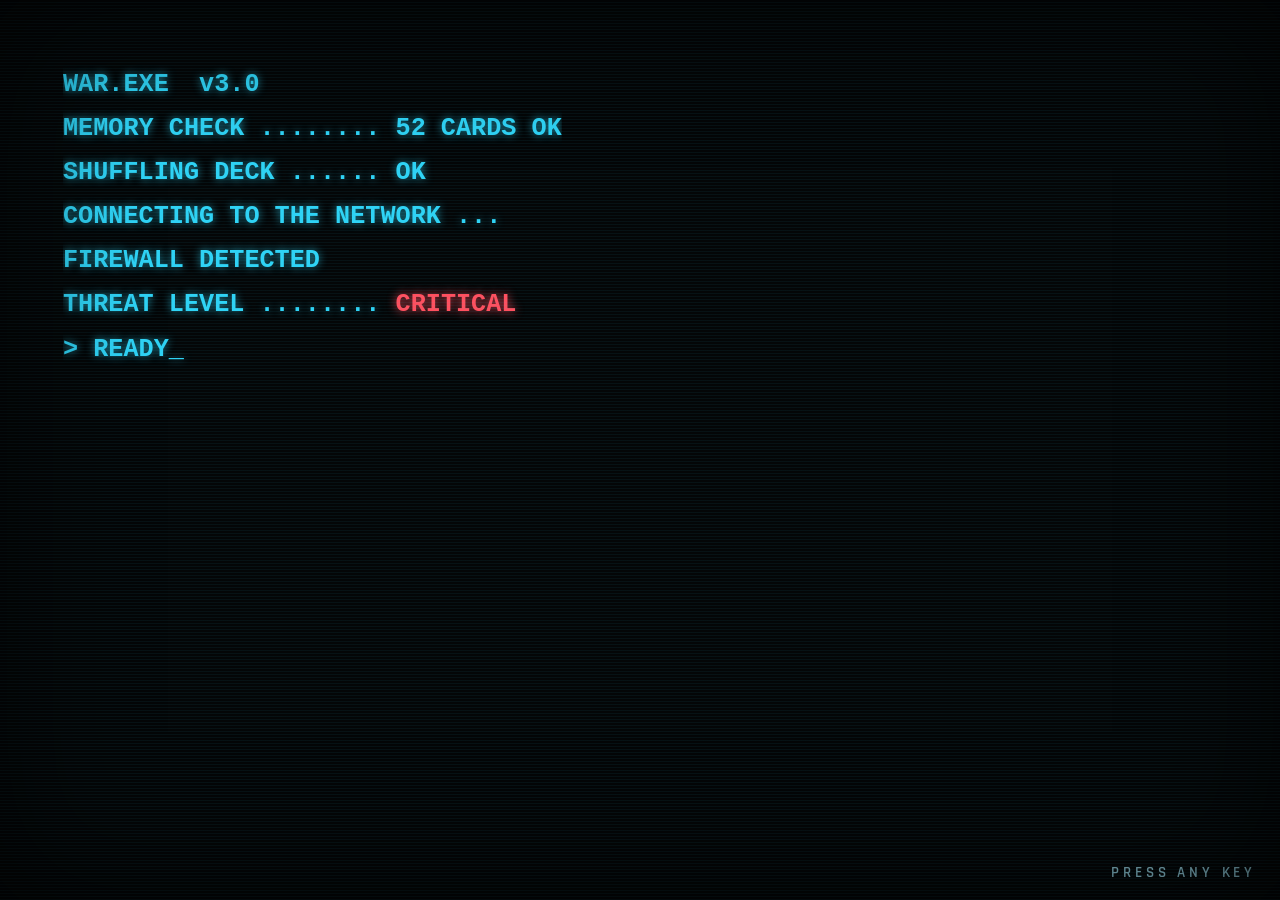
<file: phone/index.html>
<!doctype html>
<html lang="en">
<head>
<meta charset="utf-8">
<meta name="viewport" content="width=device-width, initial-scale=1, viewport-fit=cover">
<meta name="theme-color" content="#090e20">
<title>War: The Long March</title>
<link rel="preconnect" href="https://fonts.googleapis.com">
<link rel="preconnect" href="https://fonts.gstatic.com" crossorigin>
<link href="https://fonts.googleapis.com/css2?family=Teko:wght@500;600&family=Orbitron:wght@500;700;900&family=Rajdhani:wght@500;600;700&display=swap" rel="stylesheet">
<style>
  :root {
    --felt: #273339; --felt-deep: #101517; --ivory: #f5f8fa; --paper: #dde8ed; --ink: #111415; --red: #b01e3b;
    --brass: #54c9e6; --brass-hi: #96e7fb; --brass-dark: #238590; --navy: #252f35; --navy-hi: #3b4c55;
    --foe: #e04f6c; --heal: #86d494; --text: #e1eaef; --muted: #a0cdd8;
    --cwb: min(22vw, 13dvh, 104px);
    --cw: var(--cwb);
    --font: "Fraunces", Georgia, "Times New Roman", serif;
    box-sizing: border-box;
    padding-top: env(safe-area-inset-top, 0px);
    padding-bottom: env(safe-area-inset-bottom, 0px);
    color-scheme: dark;
  }
  @supports not (height: 1dvh) { :root { --cwb: min(22vw, 13vh, 104px); } }
  @media (prefers-color-scheme: dark) { :root:not([data-theme="light"]) { --felt: #222c31; --felt-deep: #0d1113; } }
  :root[data-theme="dark"] { --felt: #222c31; --felt-deep: #0d1113; }
  *, *::before, *::after { box-sizing: inherit; }
  html { height: 100%; scroll-padding-top: env(safe-area-inset-top, 0px); }
  body {
    height: 100%; margin: 0; overflow: hidden; font-family: var(--font); color: var(--text);
    background:
      radial-gradient(140% 90% at 50% 40%, transparent 40%, rgba(0,0,0,.55) 100%),
      radial-gradient(90% 60% at 50% 48%, var(--felt) 0%, var(--felt-deep) 100%);
    background-color: var(--felt-deep);
    -webkit-tap-highlight-color: transparent; touch-action: manipulation; user-select: none; -webkit-user-select: none;
  }
  body::before {
    content: ""; position: fixed; inset: 0; pointer-events: none; opacity: .22; mix-blend-mode: overlay;
    background-image: url("data:image/svg+xml,%3Csvg xmlns='http://www.w3.org/2000/svg' width='220' height='220'%3E%3Cfilter id='n'%3E%3CfeTurbulence type='fractalNoise' baseFrequency='.9' numOctaves='2' stitchTiles='stitch'/%3E%3CfeColorMatrix values='0 0 0 0 1  0 0 0 0 1  0 0 0 0 1  0 0 0 .9 0'/%3E%3C/filter%3E%3Crect width='100%25' height='100%25' filter='url(%23n)'/%3E%3C/svg%3E");
  }
  button { font: inherit; color: inherit; touch-action: manipulation; cursor: pointer; }
  button:focus-visible { outline: 3px solid var(--brass); outline-offset: 3px; }
  [hidden] { display: none !important; }
  h1, h2, h3 { font-weight: 900; font-style: italic; letter-spacing: -0.02em; line-height: 1; margin: 0; }
  p { line-height: 1.5; }

  .screen { position: relative; height: 100%; max-width: 520px; margin: 0 auto; padding: 0 16px; }
  .screen.enter { animation: enter .42s cubic-bezier(.2,.7,.2,1); }
  @keyframes enter { from { opacity: 0; transform: translateY(14px); } }
  .scroll { overflow-y: auto; -webkit-overflow-scrolling: touch; }

  .primary {
    position: relative; width: 100%; min-height: 58px; border: none; border-radius: 16px; overflow: hidden;
    background: linear-gradient(180deg, var(--brass-hi) 0%, var(--brass) 45%, #37b1d0 100%);
    color: #151b1e; font-size: 1.25rem; font-weight: 800; letter-spacing: .01em;
    box-shadow: 0 4px 0 var(--brass-dark), 0 10px 22px rgba(0,0,0,.35), inset 0 1px 0 rgba(255,255,255,.6);
    transition: transform .08s, box-shadow .08s;
  }
  .primary:active { transform: translateY(3px); box-shadow: 0 1px 0 var(--brass-dark), 0 4px 10px rgba(0,0,0,.3), inset 0 1px 0 rgba(255,255,255,.6); }
  .primary:disabled { filter: saturate(.4) brightness(.75); }
  .secondary {
    min-height: 58px; border-radius: 16px; padding: 0 18px; font-size: 1.05rem; font-weight: 700;
    background: rgba(0,0,0,.18); border: 2px solid var(--brass); color: var(--brass-hi);
  }
  .secondary:active { background: rgba(84,201,230,.2); }
  .secondary:disabled { opacity: .35; }
  .ghost {
    background: rgba(0,0,0,.18); border: 1.5px solid rgba(225,234,239,.35); border-radius: 999px;
    padding: 6px 14px; min-height: 38px; font-size: .95rem;
  }
  .icon-btn { width: 38px; padding: 0; display: inline-grid; place-items: center; font-size: 1rem; }
  .link { background: none; border: none; color: var(--muted); text-decoration: underline; text-underline-offset: 3px; padding: 10px; font-size: .95rem; }

  /* medallions */
  .med {
    width: 44px; height: 44px; border-radius: 50%; display: grid; place-items: center; flex: none;
    background: radial-gradient(circle at 35% 30%, #475c67, var(--navy) 70%);
    box-shadow: 0 0 0 2px var(--brass), 0 0 0 4px rgba(0,0,0,.35), 0 4px 10px rgba(0,0,0,.4);
    color: var(--brass-hi); font-size: 1.5rem; line-height: 1;
  }
  .med.big { width: 64px; height: 64px; font-size: 2.3rem; }
  .med.huge { width: 110px; height: 110px; font-size: 4rem; }

  /* title */
  .title { display: flex; flex-direction: column; justify-content: center; gap: 18px; }
  .fan { --cw: min(19vw, 84px); position: relative; height: calc(var(--cw) * 2.05); margin-bottom: 4px; }
  .fan .card { position: absolute; left: 50%; bottom: 0; margin-left: calc(var(--cw) * -.5); transform-origin: 50% 135%;
    transform: rotate(var(--r)); animation: fanIn .9s cubic-bezier(.2,.8,.2,1) both; animation-delay: var(--d); }
  @keyframes fanIn { from { transform: rotate(0deg) translateY(40px); } }
  .title h1 { font-size: clamp(4.6rem, 25vw, 7.5rem); text-shadow: 0 4px 0 rgba(0,0,0,.35); }
  .title .sub { font-size: 1.35rem; font-weight: 600; font-style: italic; margin: -12px 0 0; color: var(--brass); }
  .title .rules { margin: 0; color: var(--muted); max-width: 36ch; font-size: .98rem; }
  .title .btns { display: grid; gap: 12px; }
  .title .rec { margin: 0; font-size: .92rem; color: var(--muted); }
  .title .corner-btn { position: absolute; top: 14px; right: 16px; }

  /* hp bars */
  .hp { position: relative; height: 22px; border-radius: 11px; overflow: hidden;
    background: linear-gradient(180deg, #1a2226, #2a363d); box-shadow: inset 0 2px 4px rgba(0,0,0,.5), 0 0 0 1.5px rgba(0,0,0,.35); }
  .hp .ghostbar, .hp .fill { position: absolute; inset: 0 auto 0 0; width: 100%; border-radius: 11px; }
  .hp .ghostbar { background: #e4edf1; transition: width .6s ease .35s; }
  .hp .fill { background: linear-gradient(180deg, var(--brass-hi), var(--brass) 55%, #2da1be); transition: width .3s ease; }
  .hp.foe .fill { background: linear-gradient(180deg, #ff8ca3, var(--foe) 55%, #b4334d); }
  .hp b { position: relative; display: block; text-align: center; font-size: .85rem; line-height: 22px; font-weight: 800; color: #ffffff; font-variant-numeric: tabular-nums; text-shadow: 0 1px 2px rgba(0,0,0,.8); }
  .hp.healflash .fill { animation: healflash .6s; }
  @keyframes healflash { 50% { filter: brightness(1.5) saturate(1.4); } }

  /* map */
  .map { display: grid; grid-template-rows: auto 1fr auto; }
  .map-top { padding: 14px 0 12px; display: grid; gap: 10px; }
  .map-head { display: flex; align-items: center; justify-content: space-between; gap: 8px; }
  .map-head h2 { font-size: 2rem; }
  .map-head .tools { display: flex; gap: 8px; }
  .relics { display: flex; flex-wrap: wrap; gap: 6px; }
  .relics span { width: 30px; height: 30px; display: grid; place-items: center; border-radius: 8px; background: rgba(0,0,0,.22); box-shadow: inset 0 0 0 1px rgba(84,201,230,.35); font-size: 1.05rem; }
  .march { position: relative; min-height: 0; list-style: none; margin: 0; padding: 4px 0 12px; display: grid; gap: 2px; align-content: start; }
  .march::before { content: ""; position: absolute; left: 32px; top: 30px; bottom: 36px; width: 2px;
    background: repeating-linear-gradient(180deg, rgba(84,201,230,.55) 0 6px, transparent 6px 12px); }
  .march li { position: relative; display: grid; grid-template-columns: 44px 1fr; gap: 14px; align-items: center; padding: 8px 10px; border-radius: 14px; }
  .march b { font-size: 1.08rem; font-weight: 600; display: block; line-height: 1.25; }
  .march small { display: block; color: var(--muted); font-size: .84rem; line-height: 1.4; }
  .march li.done .med { background: var(--brass); color: #151b1e; font-size: 1.2rem; }
  .march li.done > div { opacity: .5; }
  .march li.locked .med { filter: grayscale(.6) brightness(.8); }
  .march li.now { background: linear-gradient(90deg, rgba(84,201,230,.2), rgba(84,201,230,.04)); box-shadow: inset 0 0 0 1.5px rgba(84,201,230,.7); }
  .march li.now .med { animation: pulse 1.8s ease-in-out infinite; }
  @keyframes pulse { 50% { box-shadow: 0 0 0 2px var(--brass), 0 0 0 9px rgba(84,201,230,.18), 0 4px 10px rgba(0,0,0,.4); } }
  .march li.boss b { font-style: italic; font-weight: 900; font-size: 1.25rem; color: var(--brass-hi); }
  .map-foot { padding: 8px 0 14px; display: grid; gap: 2px; justify-items: center; }

  /* battle */
  .battle { display: grid; grid-template-rows: auto 1fr auto auto; padding-top: 10px; }
  .foe-head { display: grid; grid-template-columns: auto 1fr auto; gap: 12px; align-items: center; }
  .foe-head small { color: var(--muted); font-size: .82rem; font-variant-numeric: tabular-nums; display: block; }
  .foe-head h2 { font-size: 1.7rem; margin-top: 2px; }
  .foe-head .tools { display: flex; gap: 6px; align-self: start; }
  .quirk { margin: 8px 0 8px; font-size: .86rem; color: var(--muted); font-style: italic; min-height: 1.3em; line-height: 1.35; }
  .med.hit { animation: medhit .45s; }
  @keyframes medhit { 20% { transform: translateX(-5px) rotate(-6deg); box-shadow: 0 0 0 2px var(--foe), 0 0 20px var(--foe); } 60% { transform: translateX(4px) rotate(4deg); } }
  .med.dead { animation: meddead 1s forwards; }
  @keyframes meddead { 30% { transform: scale(1.2); } 100% { transform: scale(.9) rotate(-14deg); filter: grayscale(1) brightness(.6); } }

  .field { position: relative; display: flex; flex-direction: column; justify-content: center; gap: 2px; min-height: 0; }
  .field::before { content: ""; position: absolute; inset: 8% -16px; pointer-events: none;
    background: radial-gradient(50% 50% at 50% 50%, rgba(150,234,255,.10), transparent 70%); }
  .row { position: relative; display: grid; grid-template-columns: calc(var(--cwb) * .62) 1fr calc(var(--cwb) * .62); align-items: center; gap: 10px; }
  .side-slot { display: grid; justify-items: center; gap: 4px; font-size: .74rem; color: var(--muted); text-align: center; line-height: 1.2; }
  .side-slot .empty-slot { width: calc(var(--cwb) * .62); height: calc(var(--cwb) * .62 * 1.4); }
  .pilebtn { background: none; border: none; padding: 0; display: grid; justify-items: center; gap: 4px; color: var(--muted); font-size: .74rem; }
  .pile { position: relative; }
  .pile .card:not(:last-child) { position: absolute; left: 0; top: 0; }
  .lane { height: calc(var(--cwb) * 1.4); display: flex; justify-content: center; align-items: center; overflow-x: clip; overflow-y: visible; perspective: 900px; }
  .lane:empty::before {
    content: ""; width: var(--cwb); height: calc(var(--cwb) * 1.4); border-radius: calc(var(--cwb) * .09);
    border: 2px dashed rgba(225,234,239,.16); background: rgba(0,0,0,.08);
  }
  .msg { min-height: 3.2em; display: flex; align-items: center; justify-content: center; text-align: center; font-size: 1rem; line-height: 1.3; padding: 0 4px; text-shadow: 0 1px 2px rgba(0,0,0,.5); }
  .msg .dmg { color: var(--brass-hi); font-weight: 800; }
  .msg .hurt { color: #ffa4b6; font-weight: 800; }
  .you-panel { display: grid; gap: 8px; padding: 8px 0 8px; }
  .controls { display: grid; grid-template-columns: 1fr auto; gap: 10px; padding: 4px 0 14px; }
  .shake { animation: shake .4s; }
  @keyframes shake { 15% { transform: translate(-6px, 2px); } 35% { transform: translate(5px, -3px); } 55% { transform: translate(-4px, 1px); } 75% { transform: translate(3px, 0); } }
  .fallen { transition: filter 1.4s; filter: grayscale(.85) brightness(.7); }

  .pop { position: absolute; left: 50%; top: 50%; pointer-events: none; z-index: 5; font-size: 2.8rem; font-weight: 900; font-style: italic;
    color: #e6edf1; -webkit-text-stroke: 1px rgba(28,36,40,.6); text-shadow: 0 3px 0 rgba(0,0,0,.45), 0 0 22px rgba(80,220,255,.55);
    animation: pop 1.1s cubic-bezier(.2,.8,.2,1) forwards; }
  .pop.hurt { color: #ffb8c6; text-shadow: 0 3px 0 rgba(0,0,0,.45), 0 0 22px rgba(255,40,83,.6); }
  .dmgpop { position: fixed; z-index: 29; pointer-events: none; display: grid; justify-items: center; gap: 4px; transform: translate(-50%, -50%);
    animation: dmgpop 1.9s cubic-bezier(.2,.8,.2,1) forwards; font-style: italic; }
  .dmgpop .tot { font-size: clamp(4rem, 22vw, 6rem); font-weight: 900; line-height: .95; color: #e6edf1; -webkit-text-stroke: 2px #212b30;
    text-shadow: 0 5px 0 rgba(0,0,0,.5), 0 0 30px rgba(80,220,255,.7); }
  .dmgpop.hurt .tot { color: #ffb8c6; -webkit-text-stroke: 2px #1a2125; text-shadow: 0 5px 0 rgba(0,0,0,.5), 0 0 30px rgba(255,40,83,.75); }
  .dmgpop .eq { font-size: clamp(1.3rem, 6vw, 1.8rem); font-weight: 900; font-style: normal; background: rgba(8,10,11,.88); padding: 3px 14px; border-radius: 999px;
    box-shadow: inset 0 0 0 1.5px rgba(84,201,230,.5); white-space: nowrap; }
  .dmgpop .chips { display: flex; flex-wrap: wrap; justify-content: center; gap: 4px; max-width: 86vw; }
  .dmgpop .chips span { font-size: .85rem; font-weight: 800; font-style: normal; padding: 2px 9px; border-radius: 999px; background: rgba(8,10,11,.88); white-space: nowrap; }
  .b-base { color: #e6edf1; }
  .b-up { color: #6ff0d0; text-shadow: 0 0 10px rgba(80,240,200,.55); }
  .b-down { color: #a9a3b8; }
  .dmgpop .chips .b-up { box-shadow: inset 0 0 0 1.5px rgba(111,240,208,.6); }
  .dmgpop .chips .b-down { box-shadow: inset 0 0 0 1.5px rgba(169,163,184,.5); }
  .msg .b-up { font-weight: 800; }
  .dmg-hold { position: fixed; inset: 0; z-index: 29; cursor: pointer; }
  .dmg-hold.out { animation: fade .2s reverse forwards; }
  .dmgpop.stay { animation: dmgpopIn .45s cubic-bezier(.2,.8,.2,1) forwards; pointer-events: auto; }
  .dmg-next { width: auto; min-height: 44px; padding: 0 30px; margin-top: 8px; font-size: 1.2rem !important; }
  .hand-card { position: relative; }
  .low-tag { position: absolute; top: -10px; right: -8px; z-index: 3; min-width: 30px; padding: 3px 7px 1px; border-radius: 999px; font-family: var(--head); font-size: 1.1rem; line-height: 1;
    font-weight: 600; color: #06231b; background: #6ff0d0; box-shadow: 0 0 0 2px #0b0e10, 0 0 12px rgba(111,240,208,.7); pointer-events: none; }
  .low-tag { white-space: nowrap; }
  .low-hint { flex-basis: 100%; max-width: 520px; margin: 14px auto 0; padding: 6px 12px; border-radius: 6px; text-align: center; font-size: .92rem; line-height: 1.35; color: var(--text);
    background: rgba(111,240,208,.08); box-shadow: inset 0 0 0 1.5px rgba(111,240,208,.45); }
  .low-hint b { color: #6ff0d0; }
  .heat-hint { flex-basis: 100%; max-width: 520px; margin: 8px auto 0; padding: 5px 12px; border-radius: 6px; text-align: center; font-size: .92rem; line-height: 1.35; color: var(--text); background: rgba(255,140,60,.1); box-shadow: inset 0 0 0 1px rgba(255,140,60,.45); }
  .heat-hint b { color: #ffad6b; }
  .heat-hint.now { background: rgba(255,80,40,.22); box-shadow: inset 0 0 0 2px #ff7a3c, 0 0 18px rgba(255,90,40,.45); font-weight: 700; }
  .hand-row { flex-wrap: wrap; }
  /* tutorial coach */
  .coach { position: fixed; left: 50%; top: 12px; transform: translateX(-50%); z-index: 36; width: min(600px, calc(100vw - 24px)); padding: 14px 18px 16px; border-radius: 8px;
    background: #0d1215; box-shadow: inset 0 0 0 2px #6ff0d0, 0 0 30px rgba(111,240,208,.3), 0 14px 40px rgba(0,0,0,.7); color: var(--text); font-size: 1.05rem; line-height: 1.45; }
  .coach-tag { display: inline-block; margin-bottom: 6px; padding: 2px 10px 0; border-radius: 2px; background: #6ff0d0; color: #06231b; font-family: var(--head); font-size: 1rem; letter-spacing: .15em; text-transform: uppercase; }
  .coach-text b { color: #6ff0d0; }
  .coach-btns { display: flex; gap: 10px; justify-content: flex-end; margin-top: 12px; }
  .coach-btns button { width: auto; min-height: 46px; padding: 0 26px; }
  .coach.doing { padding: 10px 16px 12px; box-shadow: inset 0 0 0 2px #6ff0d0, 0 0 30px rgba(111,240,208,.45), 0 14px 40px rgba(0,0,0,.7); }
  .tut-glow { animation: tutGlow 1.1s ease-in-out infinite !important; }
  @keyframes tutGlow { 50% { filter: drop-shadow(0 0 14px #6ff0d0) drop-shadow(0 0 4px #6ff0d0); transform: translateY(-8px); } }
  .buff-ring { position: absolute; top: -16px; left: 50%; transform: translateX(-50%); z-index: 3; width: 50px; height: 50px; border-radius: 50%; display: grid; place-content: center; justify-items: center;
    background: radial-gradient(circle at 40% 35%, #173a33, #0b0e10 75%); box-shadow: 0 0 0 2.5px #6ff0d0, 0 0 14px rgba(111,240,208,.65), 0 3px 8px rgba(0,0,0,.6); pointer-events: none; line-height: 1; }
  .buff-ring b { font-family: var(--head); font-size: 1.75rem; font-weight: 600; color: #e9fffa; text-shadow: 0 0 8px rgba(111,240,208,.8); }
  .buff-ring small { margin-top: -1px; font-size: .7rem; font-weight: 800; color: #6ff0d0; letter-spacing: .02em; }
  .buff-ring.down { box-shadow: 0 0 0 2.5px #a9a3b8, 0 3px 8px rgba(0,0,0,.6); }
  .buff-ring.down small { color: #a9a3b8; }
  .buff-ring { pointer-events: auto !important; cursor: help; }
  .buff-ring small i { font-style: normal; color: #6ff0d0; }
  .bc-swarm { --bc: #6ff0d0; } .bc-streak { --bc: #ffb14a; } .bc-upg { --bc: #7fb8ff; } .bc-chip { --bc: #c58cff; } .bc-luck { --bc: #ffe066; } .bc-pri { --bc: #ff7aa8; }
  .buff-ring small i[class^="bc-"] { color: var(--bc); }
  .buff-tip { position: fixed; z-index: 70; width: min(320px, calc(100vw - 16px)); padding: 10px 12px; border-radius: 8px; background: #0b0f11; color: var(--text); pointer-events: none;
    box-shadow: inset 0 0 0 1.5px rgba(111,240,208,.6), 0 12px 30px rgba(0,0,0,.7); font-size: .9rem; line-height: 1.3; animation: fade .12s; }
  .bt-head { font-family: var(--head); font-size: 1.25rem; letter-spacing: .03em; margin-bottom: 6px; }
  .bt-head b { color: #6ff0d0; }
  .bt-row { display: grid; grid-template-columns: 44px 1fr; gap: 8px; align-items: start; padding: 5px 0 5px 8px; border-left: 3px solid var(--bc, rgba(225,234,239,.4)); margin-bottom: 3px; }
  .bt-row .bt-n { font-family: var(--head); font-size: 1.3rem; line-height: 1; color: var(--bc, #e1eaef); }
  .bt-row b { display: block; color: var(--bc, #e1eaef); }
  .bt-row small { display: block; color: var(--muted); font-size: .82rem; margin-top: 1px; }
  .bt-total { border-left-color: #fff; border-top: 1px solid rgba(225,234,239,.2); padding-top: 7px; margin-top: 4px; }
  .buff-ring.on-table { pointer-events: none !important; }
  .pb-list { position: absolute; left: calc(100% + 10px); top: 50%; transform: translateY(-50%); z-index: 3; display: grid; gap: 5px; justify-items: start; pointer-events: none; animation: fade .3s; }
  .pb-list span { white-space: nowrap; font-size: .82rem; font-weight: 800; padding: 3px 10px; border-radius: 999px; background: #0b0f11; color: var(--bc); box-shadow: inset 0 0 0 1.5px var(--bc), 0 3px 8px rgba(0,0,0,.5); }
  .lane .card:not(:only-child) .pb-list { display: none; }
  @media (max-width: 560px) { .pb-list { left: 50%; top: auto; bottom: 4%; transform: translateX(-50%); justify-items: center; } .pb-list span { font-size: .72rem; padding: 2px 8px; } }
  .gloss { display: grid; gap: 4px; margin-top: 8px; text-align: left; }
  .gloss > span { display: block; padding: 4px 0 4px 9px; border-left: 3px solid var(--bc); font-size: .86rem; line-height: 1.35; color: var(--text); font-style: normal; font-weight: 600; }
  .gloss b { color: var(--bc); font-weight: 800; }
  .gloss em { font-style: normal; font-size: .75rem; text-transform: uppercase; letter-spacing: .08em; color: var(--muted); }
  .ev-result .gloss, .event-result .gloss { margin-top: 12px; }
  /* every card shows its base value (J 11, Q 12, K 13, A 14) just under its top-left corner */
  .val-badge { position: absolute; left: 4%; top: 31%; z-index: 2; min-width: 1.6em; padding: .12em .3em .05em; border-radius: 999px; text-align: center;
    font-family: var(--head); font-size: max(9px, calc(var(--cw) * .14)); line-height: 1; font-weight: 600; color: #8de9ff; background: rgba(11,15,17,.85);
    box-shadow: 0 0 0 1px rgba(47,211,245,.55); pointer-events: none; }
  /* room above the hand for the value circles */
  .hand-row { padding-top: 24px !important; }
  @keyframes dmgpopIn { 0% { opacity: 0; transform: translate(-50%, -40%) scale(.3); } 55% { opacity: 1; transform: translate(-50%, -50%) scale(1.2); } 100% { opacity: 1; transform: translate(-50%, -50%) scale(1); } }
  @keyframes dmgpop { 0% { opacity: 0; transform: translate(-50%, -40%) scale(.3); } 12% { opacity: 1; transform: translate(-50%, -50%) scale(1.2); } 22% { transform: translate(-50%, -50%) scale(1); }
    80% { opacity: 1; transform: translate(-50%, -54%) scale(1); } 100% { opacity: 0; transform: translate(-50%, -70%) scale(.95); } }
  .pop.heal { color: var(--heal); font-size: 1.7rem; text-shadow: 0 2px 0 rgba(0,0,0,.4); }
  @keyframes pop { 0% { opacity: 0; transform: translate(-50%, -30%) scale(.4); } 18% { opacity: 1; transform: translate(-50%, -55%) scale(1.25); } 30% { transform: translate(-50%, -55%) scale(1); } 100% { opacity: 0; transform: translate(-50%, -140%) scale(.95); } }

  .banner { position: fixed; inset: 0; display: grid; place-items: center; pointer-events: none; z-index: 30; }
  .banner span { font-size: clamp(4rem, 26vw, 8rem); font-weight: 900; font-style: italic; letter-spacing: -.03em; color: var(--brass-hi);
    -webkit-text-stroke: 2px #212b30; text-shadow: 0 6px 0 #151b1e, 0 0 40px rgba(90,222,255,.6); animation: stamp 1.2s cubic-bezier(.2,.9,.2,1) forwards; }
  .banner.red span { color: #ffa6b8; text-shadow: 0 6px 0 #151b1e, 0 0 40px rgba(255,50,91,.6); }
  .banner::before { content: ""; position: absolute; inset: 0; background: radial-gradient(circle, rgba(110,226,255,.35), transparent 60%); animation: flash 1.2s forwards; }
  .banner.red::before { background: radial-gradient(circle, rgba(200,30,64,.4), transparent 65%); }
  @keyframes stamp { 0% { transform: scale(2.6) rotate(-8deg); opacity: 0; } 22% { transform: scale(.95) rotate(-4deg); opacity: 1; } 32% { transform: scale(1.03) rotate(-4deg); } 75% { transform: scale(1) rotate(-4deg); opacity: 1; } 100% { transform: scale(1.1) rotate(-4deg); opacity: 0; } }
  @keyframes flash { 0% { opacity: 0; } 20% { opacity: 1; } 100% { opacity: 0; } }
  .spark { position: fixed; width: 7px; height: 7px; border-radius: 50%; pointer-events: none; z-index: 40; box-shadow: 0 0 8px currentColor; }

  /* cards */
  .card { width: var(--cw); height: calc(var(--cw) * 1.4); flex: none; position: relative; transform-style: preserve-3d; border-radius: calc(var(--cw) * .09); }
  .card.down { transform: rotateY(180deg); }
  .fc { position: absolute; inset: 0; border-radius: inherit; backface-visibility: hidden; -webkit-backface-visibility: hidden; overflow: hidden;
    box-shadow: 0 1px 0 rgba(0,0,0,.25), 0 6px 14px rgba(0,0,0,.4); }
  .front {
    background: linear-gradient(155deg, #fafbfc 0%, var(--paper) 100%); color: var(--ink);
    box-shadow: inset 0 0 0 calc(var(--cw) * .035) #fafbfc, inset 0 0 0 calc(var(--cw) * .045) rgba(44,150,176,.45), 0 1px 0 rgba(0,0,0,.25), 0 6px 14px rgba(0,0,0,.4);
  }
  .front::after { content: ""; position: absolute; inset: 0; background: linear-gradient(125deg, rgba(255,255,255,.55) 0%, transparent 30%); pointer-events: none; }
  .red .front { color: var(--red); }
  .backf {
    transform: rotateY(180deg);
    background:
      repeating-linear-gradient(45deg, transparent 0 calc(var(--cw) * .06), rgba(84,201,230,.5) calc(var(--cw) * .06) calc(var(--cw) * .07)),
      repeating-linear-gradient(-45deg, transparent 0 calc(var(--cw) * .06), rgba(84,201,230,.5) calc(var(--cw) * .06) calc(var(--cw) * .07)),
      radial-gradient(circle at 50% 50%, var(--navy-hi), var(--navy) 70%);
    box-shadow: inset 0 0 0 calc(var(--cw) * .05) var(--ivory), inset 0 0 0 calc(var(--cw) * .07) var(--brass), 0 1px 0 rgba(0,0,0,.25), 0 6px 14px rgba(0,0,0,.4);
  }
  .backf::after { content: "W"; position: absolute; left: 50%; top: 50%; width: calc(var(--cw) * .36); height: calc(var(--cw) * .36);
    transform: translate(-50%, -50%) rotate(45deg); background: var(--navy); border: calc(var(--cw) * .025) solid var(--brass);
    box-shadow: 0 0 0 calc(var(--cw) * .025) var(--navy); display: grid; place-items: center;
    color: var(--brass-hi); font-weight: 900; font-style: italic; font-size: calc(var(--cw) * .2); }
  .backf::before { content: ""; position: absolute; inset: 0; background: linear-gradient(125deg, rgba(255,255,255,.18), transparent 35%); }
  .corner { position: absolute; font-weight: 800; text-align: center; line-height: .92; font-size: calc(var(--cw) * .17); width: 1.3em; z-index: 1; }
  .corner small { display: block; font-size: .9em; }
  .corner.tl { top: 5%; left: 4%; }
  .corner.br { bottom: 5%; right: 4%; transform: rotate(180deg); }
  .pips { position: absolute; inset: 15% 23%; }
  .pips i { position: absolute; font-style: normal; transform: translate(-50%, -50%); font-size: calc(var(--cw) * .2); line-height: 1; }
  .pips i.v { transform: translate(-50%, -50%) rotate(180deg); }
  .ace { position: absolute; inset: 0; display: grid; place-items: center; font-size: calc(var(--cw) * .62); line-height: 1; }
  .ace span { filter: drop-shadow(0 2px 1px rgba(0,0,0,.2)); }
  .ace.spade::before { content: ""; position: absolute; width: 64%; aspect-ratio: 1; border-radius: 50%; border: calc(var(--cw) * .018) solid rgba(44,150,176,.55); box-shadow: inset 0 0 0 calc(var(--cw) * .03) rgba(44,150,176,.12); }
  .court { position: absolute; inset: 15% 19%; border-radius: calc(var(--cw) * .05); border: calc(var(--cw) * .018) solid currentColor;
    background: repeating-linear-gradient(135deg, transparent 0 4px, rgba(44,150,176,.14) 4px 5px), linear-gradient(180deg, rgba(84,201,230,.22), rgba(84,201,230,.05));
    display: grid; place-items: center; overflow: hidden; }
  .court .g { font-size: calc(var(--cw) * .5); line-height: 1; filter: drop-shadow(0 2px 0 rgba(0,0,0,.15)); }
  .court .s { position: absolute; font-size: calc(var(--cw) * .14); }
  .court .s.a { top: 5%; right: 8%; } .court .s.b { bottom: 5%; left: 8%; transform: rotate(180deg); }
  .simple { position: absolute; inset: 0; display: grid; place-items: center; font-size: calc(var(--cw) * .5); font-weight: 800; line-height: 1; padding-top: 8%; }
  .simple.letter { font-style: italic; font-size: calc(var(--cw) * .5); }
  .mini { --cw: calc(var(--cwb) * .62); }
  .tiny { --cw: 44px; }
  .mini .corner.br, .tiny .corner.br { display: none; }
  .lane .card + .card { margin-left: calc(var(--cw) * -.6 - var(--squeeze, 0px)); }
  .lane .card.down + .card.down { margin-left: calc(var(--cw) * -.84 - var(--squeeze, 0px)); }
  .lane { min-width: 0; } .row > * { min-width: 0; }  /* a long war squeezes the pile instead of widening the table */
  .lane.won .card:not(.down):last-child .front { box-shadow: inset 0 0 0 calc(var(--cw) * .035) #fafbfc, inset 0 0 0 calc(var(--cw) * .045) rgba(44,150,176,.45), 0 0 0 3px var(--brass), 0 0 26px rgba(100,224,255,.7); }
  .lane.lost .fc { filter: brightness(.62) saturate(.7); transition: filter .3s; }
  .card.gone { visibility: hidden; }
  .burning .front { animation: burn .6s ease-in forwards; }
  @keyframes burn { 0% { } 35% { filter: sepia(1) saturate(4) hue-rotate(-20deg) brightness(1.2); box-shadow: 0 0 24px 6px rgba(30,210,255,.8); } 100% { filter: sepia(1) saturate(5) brightness(.3) blur(3px); opacity: 0; transform: translateY(-30%) scale(.8); } }

  /* reward */
  .reward { display: grid; grid-template-rows: auto 1fr auto; }
  .reward-top { padding: 22px 0 14px; display: grid; grid-template-columns: auto 1fr; gap: 14px; align-items: center; }
  .reward-top h2 { font-size: 2.1rem; }
  .reward-top p { margin: 6px 0 0; color: var(--muted); }
  .offers { display: grid; gap: 12px; align-content: start; padding: 2px 2px 12px; }
  .offer {
    display: grid; grid-template-columns: 100px 1fr; gap: 14px; align-items: center; text-align: left; position: relative; overflow: hidden;
    background: linear-gradient(160deg, rgba(16,20,22,.75), rgba(8,10,11,.6));
    border: 1.5px solid rgba(84,201,230,.5); border-radius: 18px; padding: 14px;
    box-shadow: 0 8px 20px rgba(0,0,0,.3), inset 0 1px 0 rgba(255,255,255,.06);
    animation: dealOffer .55s cubic-bezier(.2,.8,.2,1) both; animation-delay: var(--d);
    transition: transform .2s, opacity .3s, border-color .2s;
  }
  @keyframes dealOffer { from { opacity: 0; transform: translateY(30px) rotate(-2deg); } }
  .offer:active { transform: scale(.98); border-color: var(--brass-hi); }
  .offer.chosen { transform: scale(1.03); border-color: var(--brass-hi); box-shadow: 0 0 0 2px var(--brass), 0 0 30px rgba(100,224,255,.45); }
  .offer.faded { opacity: 0; transform: translateX(40px); }
  .offer .vis { display: flex; justify-content: center; align-items: center; min-height: 70px; perspective: 400px; }
  .offer .vis .card:nth-child(1) { transform: rotate(-7deg); }
  .offer .vis .card:nth-child(2) { transform: rotate(4deg) translateY(2px); }
  .offer .vis .card:nth-child(3) { transform: rotate(12deg) translateY(6px); }
  .offer .vis .card + .card { margin-left: -26px; }
  .offer .icon { width: 64px; height: 64px; border-radius: 50%; display: grid; place-items: center; font-size: 2.1rem;
    background: radial-gradient(circle at 35% 30%, #475c67, var(--navy) 70%); box-shadow: 0 0 0 2px var(--brass), 0 4px 10px rgba(0,0,0,.4); }
  .offer .kind { display: block; font-size: .75rem; color: var(--brass); font-weight: 600; margin-bottom: 2px; }
  .offer b { display: block; font-size: 1.18rem; font-weight: 900; font-style: italic; }
  .offer span.d { display: block; font-size: .9rem; color: var(--muted); line-height: 1.4; margin-top: 3px; }
  .reward-foot { padding: 4px 0 14px; display: grid; justify-items: center; }

  /* end */
  .end { display: flex; flex-direction: column; justify-content: center; align-items: flex-start; gap: 16px; }
  .end h2 { font-size: clamp(2.8rem, 14vw, 4rem); }
  .end p { margin: 0; color: var(--muted); font-size: 1.05rem; }
  .end .stats { display: grid; grid-template-columns: repeat(3, 1fr); gap: 8px; width: 100%; }
  .end .stats div { background: rgba(0,0,0,.2); border-radius: 12px; padding: 10px; box-shadow: inset 0 0 0 1px rgba(84,201,230,.25); }
  .end .stats b { display: block; font-size: 1.6rem; font-weight: 900; font-style: italic; color: var(--brass-hi); font-variant-numeric: tabular-nums; }
  .end .stats span { font-size: .8rem; color: var(--muted); }
  .end .primary { margin-top: 6px; }
  .end .med.huge { animation: fanIn .8s cubic-bezier(.2,.8,.2,1) both; }

  /* sheet */
  .sheet { position: fixed; inset: 0; z-index: 20; display: grid; background: rgba(8,10,11,.86); backdrop-filter: blur(6px); -webkit-backdrop-filter: blur(6px); animation: fade .25s; }
  @keyframes fade { from { opacity: 0; } }
  .sheet-in { height: 100%; max-width: 520px; width: 100%; margin: 0 auto; padding: 16px; overflow-y: auto; animation: enter .3s cubic-bezier(.2,.7,.2,1); }
  .sheet-in header { display: flex; justify-content: space-between; align-items: center; margin-bottom: 14px; }
  .sheet-in h3 { font-size: 1.7rem; }
  .deckgrid { display: flex; flex-wrap: wrap; gap: 8px; margin-bottom: 22px; }
  .relic-list { list-style: none; margin: 0; padding: 0; display: grid; gap: 12px; }
  .relic-list li { display: grid; grid-template-columns: 40px 1fr; gap: 12px; align-items: center; }
  .relic-list .med { width: 38px; height: 38px; font-size: 1.1rem; }
  .relic-list b { display: block; font-weight: 700; }
  .relic-list small { color: var(--muted); font-size: .9rem; line-height: 1.4; }
  .sheet h4 { margin: 0 0 12px; font-size: 1.1rem; font-weight: 700; color: var(--brass); }

  :root[data-table="forest"] { --felt: #1d4a33; --felt-deep: #091b11; }
  :root[data-table="midnight"] { --felt: #303d44; --felt-deep: #101518; }
  .corner-btn { display: flex; gap: 8px; }

  /* main menu */
  .menu { display: grid; gap: 10px; }
  .menu-btn { display: flex; flex-direction: column; align-items: flex-start; justify-content: center; text-align: left; min-height: 56px; padding: 8px 20px;
    border-radius: 16px; border: 2px solid rgba(84,201,230,.5); background: rgba(0,0,0,.22); color: var(--brass-hi); font-size: 1.2rem; font-weight: 800;
    transition: background .15s, transform .12s; }
  .menu-btn small { font-size: .85rem; font-weight: 600; color: var(--muted); margin-top: 2px; }
  .menu-btn:active:not(:disabled) { background: rgba(84,201,230,.18); transform: scale(.98); }
  .menu-btn.main { background: linear-gradient(180deg, var(--brass-hi), var(--brass) 45%, #37b1d0); color: #151b1e; border-color: transparent; min-height: 66px;
    box-shadow: 0 4px 0 var(--brass-dark), 0 10px 22px rgba(0,0,0,.35), inset 0 1px 0 rgba(255,255,255,.6); font-size: 1.35rem; }
  .menu-btn.main small { color: #29353b; }
  .menu-btn:disabled { opacity: .35; }

  /* save slots */
  .slots { display: grid; grid-template-rows: auto 1fr auto; padding-top: 22px; }
  .slots-top h2 { font-size: 2.4rem; }
  .slots-top p { margin: 8px 0 14px; color: var(--muted); }
  .slot-list { display: grid; gap: 12px; align-content: start; padding-bottom: 8px; }
  .slot-wrap { display: grid; gap: 0; }
  .slot { width: 100%; display: flex; flex-direction: column; align-items: flex-start; gap: 7px; text-align: left; padding: 14px 16px;
    border-radius: 18px; border: 2px solid rgba(84,201,230,.5); color: var(--text);
    background: linear-gradient(160deg, rgba(16,20,22,.8), rgba(8,10,11,.62)); box-shadow: 0 8px 20px rgba(0,0,0,.3);
    animation: dealOffer .5s cubic-bezier(.2,.8,.2,1) both; animation-delay: var(--d); }
  .slot:active:not(:disabled) { border-color: var(--brass-hi); transform: scale(.98); }
  .slot.empty { border-style: dashed; background: rgba(0,0,0,.14); }
  .slot:disabled { opacity: .38; }
  .slot.armed { border-color: var(--foe); box-shadow: 0 0 0 2px var(--foe), 0 8px 20px rgba(0,0,0,.35); }
  .slot-n { font-size: .78rem; font-weight: 700; color: var(--brass); letter-spacing: .12em; text-transform: uppercase; }
  .slot b { font-size: 1.6rem; font-weight: 900; font-style: italic; line-height: 1; letter-spacing: -.02em; }
  .slot b.slot-empty { color: var(--muted); }
  .slot-d { font-size: .92rem; color: var(--muted); line-height: 1.35; }
  .slot-hp { position: relative; display: block; width: 100%; height: 20px; border-radius: 10px; overflow: hidden; background: linear-gradient(180deg, #1a2226, #2a363d); box-shadow: inset 0 2px 4px rgba(0,0,0,.5); }
  .slot-hp > span { position: absolute; inset: 0 auto 0 0; border-radius: 10px; background: linear-gradient(180deg, var(--brass-hi), var(--brass) 55%, #2da1be); }
  .slot-hp em { position: relative; display: block; text-align: center; line-height: 20px; font-style: normal; font-weight: 800; font-size: .8rem; color: #ffffff; text-shadow: 0 1px 2px rgba(0,0,0,.8); }
  .slot-relics { display: flex; flex-wrap: wrap; gap: 4px; font-size: 1.1rem; }
  .slot-relics:empty { display: none; }
  .slot-when { font-size: .8rem; color: var(--muted); opacity: .8; }
  .slot-act { align-self: stretch; text-align: center; padding: 9px; border-radius: 12px; background: rgba(84,201,230,.14); color: var(--brass-hi); font-weight: 800; font-size: 1rem; margin-top: 2px; }
  .slot.armed .slot-act { background: var(--foe); color: #ffffff; }
  .slot-del { justify-self: end; font-size: .88rem; padding: 6px 4px; }
  .slot-del.armed { color: #ffa4b6; }
  .slots-foot { padding: 6px 0 14px; }

  /* opening pack */
  .screen.pack { display: grid; grid-template-rows: auto 1fr auto; padding-top: 22px; }
  .pack-top { text-align: center; }
  .pack-top h2 { font-size: 2.3rem; }
  .pack-top p { margin: 8px 0 0; color: var(--muted); }
  .pack-stage { position: relative; display: grid; place-items: center; min-height: 0; }
  .pack-stage button.pack { position: relative; width: 200px; height: 290px; border: 0; border-radius: 12px; padding: 0; display: grid; place-content: center; justify-items: center; gap: 10px;
    color: var(--brass-hi); overflow: hidden; animation: packFloat 3s ease-in-out infinite;
    background:
      linear-gradient(115deg, transparent 30%, rgba(255,255,255,.28) 45%, transparent 60%) 0 0 / 300% 100% no-repeat,
      repeating-linear-gradient(45deg, transparent 0 11px, rgba(84,201,230,.22) 11px 13px),
      repeating-linear-gradient(-45deg, transparent 0 11px, rgba(84,201,230,.22) 11px 13px),
      radial-gradient(circle at 50% 40%, #455963, #1e272c 75%);
    box-shadow: inset 0 0 0 5px var(--brass), inset 0 0 0 8px #1e272c, inset 0 0 0 10px rgba(84,201,230,.6), 0 22px 44px rgba(0,0,0,.55); }
  .pack-stage button.pack::before, .pack-stage button.pack::after { content: ""; position: absolute; left: 0; right: 0; height: 12px;
    background: linear-gradient(135deg, transparent 50%, #37b1d0 50%) 0 0 / 12px 12px repeat-x, linear-gradient(180deg, var(--brass-hi), var(--brass)); }
  .pack-stage button.pack::before { top: 0; } .pack-stage button.pack::after { bottom: 0; transform: scaleY(-1); }
  .pack-emblem { width: 82px; height: 82px; display: grid; place-items: center; transform: rotate(45deg); border: 4px solid var(--brass); background: #1e272c; box-shadow: 0 0 0 4px #1e272c, 0 0 26px rgba(100,224,255,.35); font-size: 0; }
  .pack-emblem::after { content: "W"; transform: rotate(-45deg); font-size: 3rem; font-weight: 900; font-style: italic; color: var(--brass-hi); }
  .pack-name { margin-top: 18px; font-size: 1.45rem; font-weight: 900; font-style: italic; }
  .pack-count { font-size: .9rem; color: var(--muted); font-weight: 600; }
  @keyframes packFloat { 0%, 100% { transform: translateY(0) rotate(-1.5deg); background-position: 120% 0, 0 0, 0 0, 0 0; } 50% { transform: translateY(-10px) rotate(1.5deg); background-position: -20% 0, 0 0, 0 0, 0 0; } }
  .pack-stage button.pack.opening { animation: packShake .5s ease-in forwards; }
  @keyframes packShake { 0% { transform: rotate(0); } 20% { transform: rotate(-4deg) scale(1.03); } 40% { transform: rotate(4deg) scale(1.06); } 60% { transform: rotate(-5deg) scale(1.09); } 80% { transform: rotate(5deg) scale(1.12); } 100% { transform: scale(1.2); filter: brightness(2); } }
  .pack-stage button.pack.gone { animation: packGone .35s ease-out forwards; pointer-events: none; }
  @keyframes packGone { from { transform: scale(1.2); filter: brightness(2); opacity: 1; } to { transform: scale(1.6); filter: brightness(3); opacity: 0; } }
  .pack-cards { position: absolute; inset: 0; display: flex; flex-wrap: wrap; justify-content: center; align-content: center; gap: 12px 8px; pointer-events: none; }
  .pack-cards .pslot { --cw: min(14.5vw, 64px); width: var(--cw); height: calc(var(--cw) * 1.4); perspective: 600px; }
  .pack-cards .card { transition: transform .42s cubic-bezier(.3,.7,.3,1); }
  .pack-cards .pslot.rare .card { filter: drop-shadow(0 0 8px rgba(110,226,255,.95)) drop-shadow(0 0 18px rgba(80,220,255,.7)); }
  .pack-cards .pslot.rare::after { content: "Rare"; display: block; margin-top: 4px; text-align: center; font-size: .8rem; font-weight: 900; font-style: italic; color: var(--brass-hi); text-shadow: 0 0 10px rgba(90,222,255,.8); }
  .pack-foot { display: grid; justify-items: center; padding: 10px 0 14px; min-height: 86px; align-content: end; }

  /* options */
  .set-in h4 { margin: 0 0 4px; }
  .set-group { background: rgba(0,0,0,.22); border-radius: 18px; padding: 16px 16px; box-shadow: inset 0 0 0 1.5px rgba(84,201,230,.3); display: grid; gap: 12px; margin-bottom: 14px; }
  .set-row { display: grid; grid-template-columns: 1fr auto; align-items: center; gap: 12px; font-size: 1rem; min-height: 44px; }
  label.set-row { grid-template-columns: 1fr 130px 34px; }
  .set-row output { text-align: right; font-variant-numeric: tabular-nums; color: var(--brass-hi); font-weight: 700; }
  .set-row input[type=range] { -webkit-appearance: none; appearance: none; width: 100%; height: 10px; border-radius: 5px; margin: 0;
    background: linear-gradient(90deg, var(--brass) var(--p, 50%), rgba(0,0,0,.45) var(--p, 50%)); box-shadow: inset 0 0 0 1px rgba(84,201,230,.4); }
  .set-row input[type=range]::-webkit-slider-thumb { -webkit-appearance: none; width: 26px; height: 26px; border-radius: 50%; background: var(--brass-hi); box-shadow: 0 0 0 3px #151b1e, 0 2px 6px rgba(0,0,0,.5); }
  .set-row input[type=range]::-moz-range-thumb { width: 22px; height: 22px; border-radius: 50%; background: var(--brass-hi); border: 3px solid #151b1e; }
  .tog { min-width: 72px; min-height: 40px; border-radius: 999px; border: 2px solid var(--brass); background: rgba(0,0,0,.25); color: var(--muted); font-weight: 700; font-size: .95rem; }
  .tog[aria-pressed="true"] { background: linear-gradient(180deg, var(--brass-hi), var(--brass)); color: #151b1e; }
  .seg { display: flex; border: 2px solid var(--brass); border-radius: 999px; overflow: hidden; }
  .seg button { border: none; background: rgba(0,0,0,.25); color: var(--muted); padding: 7px 10px; font-size: .85rem; font-weight: 700; min-height: 38px; }
  .seg button + button { border-left: 1.5px solid rgba(84,201,230,.5); }
  .seg button[aria-pressed="true"] { background: var(--brass); color: #151b1e; }
  .set-table { grid-template-columns: 1fr; gap: 8px; }
  .set-table .seg button { flex: 1; }

  .pk .corner.br { display: none; }
  /* ===== v1.1: parchment map, store, prizes, charms ===== */
  .relics .relic-chip { width: 30px; height: 30px; display: grid; place-items: center; border-radius: 8px; border: none; padding: 0; background: rgba(0,0,0,.22); box-shadow: inset 0 0 0 1px rgba(84,201,230,.35); font-size: 1.05rem; }
  .gold { font-weight: 800; color: var(--brass-hi); font-variant-numeric: tabular-nums; white-space: nowrap; background: rgba(0,0,0,.25); padding: 3px 10px; border-radius: 999px; box-shadow: inset 0 0 0 1px rgba(84,201,230,.4); font-size: .95rem; }
  .gold.bump { animation: goldbump .5s; }
  @keyframes goldbump { 40% { transform: scale(1.25); color: #d9e4ea; } }
  .you-line { display: flex; justify-content: space-between; align-items: center; gap: 10px; }
  .map-head small { color: var(--muted); font-size: .8rem; display: block; }
  .map-head h2 { font-size: 1.8rem; }
  .map-stats { display: grid; grid-template-columns: 1fr auto; gap: 10px; align-items: center; }
  .map-top { padding: 12px 0 8px; gap: 8px; }
  .parch { position: relative; min-height: 0; border-radius: 14px; margin: 2px 0 6px;
    background: radial-gradient(120% 70% at 50% 50%, #bbeaf5 0%, #9bdaea 60%, #66b9cd 100%);
    box-shadow: inset 0 0 0 2px #30838c, inset 0 0 34px rgba(33,43,48,.5), 0 10px 24px rgba(0,0,0,.4); }
  .parch-in { position: relative; }
  .parch-in::before { content: ""; position: absolute; inset: 0; pointer-events: none; opacity: .35; mix-blend-mode: multiply;
    background-image: url("data:image/svg+xml,%3Csvg xmlns='http://www.w3.org/2000/svg' width='180' height='180'%3E%3Cfilter id='n'%3E%3CfeTurbulence type='fractalNoise' baseFrequency='.55' numOctaves='3' stitchTiles='stitch'/%3E%3CfeColorMatrix values='0 0 0 0 .55  0 0 0 0 .38  0 0 0 0 .18  0 0 0 .8 0'/%3E%3C/filter%3E%3Crect width='100%25' height='100%25' filter='url(%23n)'/%3E%3C/svg%3E"); }
  .parch-title { position: absolute; left: 0; right: 0; top: 10px; text-align: center; color: #2f3c43; font-style: italic; font-weight: 900; font-size: .95rem; letter-spacing: .02em; opacity: .75; }
  .compass { position: absolute; right: 12px; bottom: 12px; width: 46px; height: 46px; opacity: .45; }
  .map-svg { position: absolute; inset: 0; width: 100%; height: 100%; overflow: visible; }
  .map-svg line { stroke: #2f3c43; stroke-width: 2.2; stroke-dasharray: 4 6; stroke-linecap: round; opacity: .45; }
  .map-svg line.open { opacity: .95; stroke-width: 2.6; }
  .map-svg line.walked { stroke: #9a1c35; opacity: .9; stroke-dasharray: none; stroke-width: 3.2; }
  .node { position: absolute; transform: translate(-50%, -50%); background: none; border: none; padding: 0; width: 84px;
    display: grid; justify-items: center; gap: 3px; color: #1f282c; font-size: .72rem; font-weight: 700; line-height: 1.1; }
  .node .med { width: 48px; height: 48px; font-size: 1.55rem; transition: transform .2s, box-shadow .2s; }
  .node.store .med { background: radial-gradient(circle at 35% 30%, #9a3448, #212b30 70%); font-size: 1.35rem; }
  .node.boss .med { width: 66px; height: 66px; font-size: 2.3rem; background: radial-gradient(circle at 35% 30%, #7a2032, #101416 72%);
    box-shadow: 0 0 0 2.5px var(--brass), 0 0 0 5px #212b30, 0 6px 16px rgba(0,0,0,.45); }
  .node .lbl { background: rgba(232,239,243,.78); padding: 1px 6px; border-radius: 5px; white-space: nowrap; box-shadow: 0 0 0 1px rgba(48,131,140,.35); }
  .node .prize { position: absolute; top: 28px; right: 12px; width: 24px; height: 24px; border-radius: 50%; background: #e8eff3;
    box-shadow: 0 0 0 1.5px #30838c, 0 2px 4px rgba(0,0,0,.3); display: grid; place-items: center; font-size: .78rem; }
  .node.boss .prize { top: 40px; right: 4px; }
  .node.far { opacity: .42; filter: saturate(.4); }
  .node.done .med { filter: grayscale(.5) brightness(.75); }
  .node.done::after { content: "✓"; position: absolute; top: 2px; left: 50%; transform: translateX(-50%) rotate(-8deg); width: 30px; height: 30px; border-radius: 50%;
    border: 2.5px solid #9a1c35; color: #9a1c35; font-size: 1.1rem; font-weight: 900; display: grid; place-items: center; background: rgba(226,235,239,.55); }
  .node.boss.done::after { top: 10px; }
  .node.can .med { animation: nodepulse 1.6s ease-in-out infinite; }
  @keyframes nodepulse { 50% { box-shadow: 0 0 0 2px var(--brass), 0 0 0 9px rgba(154,28,53,.25), 0 4px 10px rgba(0,0,0,.4); transform: scale(1.06); } }
  .node.sel .med { animation: none; transform: scale(1.14); box-shadow: 0 0 0 3px #9a1c35, 0 0 0 7px rgba(154,28,53,.3), 0 6px 14px rgba(0,0,0,.45); }
  .node.here::before { content: "🚩"; position: absolute; top: -18px; left: 50%; transform: translateX(-10%); font-size: 1.2rem; z-index: 2; }
  .map-foot { padding: 2px 0 12px; justify-items: stretch; }
  .spot-info { min-height: 60px; display: grid; grid-template-columns: auto 1fr; gap: 12px; align-items: center; margin-bottom: 8px; }
  .spot-info .med { width: 46px; height: 46px; font-size: 1.5rem; }
  .spot-info b { font-size: 1.12rem; font-style: italic; font-weight: 900; display: block; }
  .spot-info small { color: var(--muted); display: block; font-size: .83rem; line-height: 1.35; }
  .spot-info .pz { color: var(--brass-hi); font-weight: 700; }
  .map-foot .link { justify-self: center; padding: 6px; }

  /* store */
  .store { display: grid; grid-template-rows: auto auto auto 1fr auto; }
  .awning { height: 54px; margin: 0 -16px; position: relative; z-index: 2; transform-origin: 50% 0;
    background: linear-gradient(180deg, rgba(0,0,0,.18), transparent 40%), repeating-linear-gradient(90deg, #b3203d 0 32px, #dde8ed 32px 64px);
    box-shadow: 0 6px 12px rgba(0,0,0,.35); }
  .awning::after { content: ""; position: absolute; left: 0; right: 0; bottom: -15px; height: 16px;
    background: radial-gradient(circle at 16px 0, #b3203d 15.5px, transparent 16px) 0 0 / 64px 16px repeat-x, radial-gradient(circle at 48px 0, #dde8ed 15.5px, transparent 16px) 0 0 / 64px 16px repeat-x;
    filter: drop-shadow(0 4px 3px rgba(0,0,0,.3)); }
  .store.enter .awning { animation: sway 1.2s ease-out; }
  @keyframes sway { 0% { transform: scaleY(.2); } 40% { transform: scaleY(1.08); } 70% { transform: scaleY(.97); } }
  .bell { position: absolute; right: 18px; top: 50px; font-size: 1.7rem; z-index: 3; transform-origin: 50% 0; }
  .bell.ring { animation: ring 1s ease-out; }
  @keyframes ring { 15% { transform: rotate(24deg); } 35% { transform: rotate(-20deg); } 55% { transform: rotate(12deg); } 75% { transform: rotate(-6deg); } }
  .store-head { display: flex; justify-content: space-between; align-items: flex-end; padding: 28px 0 2px; }
  .store-head small { color: var(--muted); font-size: .8rem; display: block; }
  .store-head h2 { font-size: 2.2rem; }
  .store-sub { margin: 4px 0 10px; color: var(--muted); font-size: .92rem; }
  .wares { display: grid; grid-template-columns: 1fr 1fr; gap: 10px; align-content: start; padding: 2px 2px 10px; }
  .ware { position: relative; display: grid; justify-items: center; align-content: start; text-align: center; gap: 4px; padding: 12px 8px 10px; border-radius: 16px;
    border: 1.5px solid rgba(84,201,230,.5); background: linear-gradient(160deg, rgba(16,20,22,.8), rgba(8,10,11,.62)); box-shadow: 0 6px 14px rgba(0,0,0,.3);
    animation: dealOffer .5s cubic-bezier(.2,.8,.2,1) both; animation-delay: var(--d); transition: transform .15s, opacity .3s; }
  .ware:active:not(:disabled) { transform: scale(.97); }
  .ware .vis { height: 74px; display: flex; align-items: center; justify-content: center; }
  .ware .vis .card + .card { margin-left: -18px; }
  .ware .icon, .offer .icon { width: 58px; height: 58px; border-radius: 50%; display: grid; place-items: center; font-size: 1.9rem;
    background: radial-gradient(circle at 35% 30%, #475c67, var(--navy) 70%); box-shadow: 0 0 0 2px var(--brass), 0 4px 10px rgba(0,0,0,.4); }
  .ware b { font-size: 1rem; font-style: italic; font-weight: 900; }
  .ware small { font-size: .76rem; color: var(--muted); line-height: 1.3; }
  .price { margin-top: 3px; font-weight: 800; background: linear-gradient(180deg, var(--brass-hi), var(--brass)); color: #151b1e; border-radius: 999px; padding: 3px 12px; font-size: .88rem; }
  .ware.poor .price { background: rgba(0,0,0,.35); color: #ffa4b6; box-shadow: inset 0 0 0 1px rgba(255,100,131,.5); }
  .ware.sold { opacity: .5; }
  .ware.sold::after { content: "Sold"; position: absolute; top: 38%; left: 50%; transform: translate(-50%, -50%) rotate(-14deg); font-size: 1.5rem; font-weight: 900; font-style: italic;
    color: #ff6e8b; border: 3px solid #ff6e8b; padding: 0 10px; border-radius: 8px; background: rgba(11,14,16,.6); }
  .ware.nope { animation: shake .35s; }
  .store-foot { padding: 6px 0 14px; }

  /* charms, tooltips, prizes */
  .charm-badge { position: absolute; right: 5%; top: 4%; z-index: 2; width: max(15px, calc(var(--cw) * .27)); height: max(15px, calc(var(--cw) * .27)); border-radius: 50%;
    background: radial-gradient(circle at 35% 30%, #475c67, var(--navy)); box-shadow: 0 0 0 1.5px var(--brass), 0 1px 3px rgba(0,0,0,.4);
    display: grid; place-items: center; font-size: max(9px, calc(var(--cw) * .15)); line-height: 1; }
  .deckgrid.pickable { gap: 10px; }
  .pickcard { background: none; border: none; padding: 0; border-radius: 6px; }
  .pickcard:active { transform: scale(.94); }
  .charm-desc { margin: -4px 0 14px; color: var(--muted); }
  .tip { position: fixed; z-index: 60; max-width: 250px; background: #e8eff3; color: #101518; border-radius: 10px; padding: 8px 12px; font-size: .88rem; line-height: 1.35;
    box-shadow: 0 8px 20px rgba(0,0,0,.45), 0 0 0 1.5px #30838c; pointer-events: none; animation: fade .15s; }
  .tip b { display: block; font-style: italic; }
  .offer.prize-only { grid-template-columns: 110px 1fr; }
  .reward-top p { font-size: .95rem; }
  .node.elite .med { background: radial-gradient(circle at 35% 30%, #8a2a3d, #151b1e 72%); box-shadow: 0 0 0 2px #e04f6c, 0 0 0 4px rgba(0,0,0,.35), 0 4px 10px rgba(0,0,0,.4); }
  .node.event .med { background: radial-gradient(circle at 35% 30%, #4d6a4a, #1e3320 72%); font-size: 1.35rem; }
  .node.rest .med { background: radial-gradient(circle at 35% 30%, #2797a3, #1b2327 72%); font-size: 1.35rem; }
  .node.chest .med { background: radial-gradient(circle at 35% 30%, #2e838c, #161c1f 72%); font-size: 1.35rem; }
  .node { width: 76px; }
  .node .med { width: 44px; height: 44px; font-size: 1.45rem; }
  .node .prize { top: 24px; right: 10px; width: 22px; height: 22px; font-size: .72rem; }
  .node .lbl { font-size: .66rem; }
  .legend { display: flex; flex-wrap: wrap; gap: 4px 10px; justify-content: center; font-size: .72rem; color: var(--muted); margin: 0 0 6px; }
  .legend span { white-space: nowrap; }
  /* events */
  .event { display: grid; grid-template-rows: auto 1fr auto; padding-top: 22px; }
  .event-top { display: grid; justify-items: center; text-align: center; gap: 10px; }
  .event-top .med { width: 84px; height: 84px; font-size: 2.7rem; }
  .event-top h2 { font-size: 2.2rem; }
  .event-text { margin: 0; color: var(--text); font-style: italic; max-width: 34ch; line-height: 1.5; }
  .event-body { display: grid; gap: 10px; align-content: start; padding: 16px 2px 10px; }
  .choice { display: grid; gap: 3px; text-align: left; padding: 14px 16px; border-radius: 16px; border: 1.5px solid rgba(84,201,230,.55);
    background: linear-gradient(160deg, rgba(16,20,22,.8), rgba(8,10,11,.62)); box-shadow: 0 6px 14px rgba(0,0,0,.3);
    animation: dealOffer .5s cubic-bezier(.2,.8,.2,1) both; animation-delay: var(--d); }
  .choice b { font-size: 1.12rem; font-style: italic; font-weight: 900; color: var(--brass-hi); }
  .choice span { font-size: .9rem; color: var(--muted); line-height: 1.35; }
  .choice:active:not(:disabled) { transform: scale(.98); border-color: var(--brass-hi); }
  .choice:disabled { opacity: .38; }
  .event-result { margin: 0; padding: 16px; border-radius: 16px; background: rgba(0,0,0,.25); box-shadow: inset 0 0 0 1.5px rgba(84,201,230,.35); font-size: 1.02rem; line-height: 1.5; animation: enter .4s; }
  .event-foot { padding: 6px 0 14px; }
  /* tonics */
  .tonics { display: flex; gap: 6px; }
  .tonic { width: 38px; height: 38px; border-radius: 10px; border: 1.5px solid rgba(84,201,230,.6); background: rgba(0,0,0,.3); font-size: 1.2rem; padding: 0; display: grid; place-items: center; }
  .tonic.armed { border-color: var(--brass-hi); box-shadow: 0 0 0 3px rgba(84,201,230,.35), 0 0 16px rgba(100,224,255,.5); animation: nodepulse 1s infinite; }
  .tonic:disabled { opacity: .4; }
  .tonic.empty { border-style: dashed; opacity: .35; }
  .you-line .right { display: flex; gap: 8px; align-items: center; }
  .reward-foot { gap: 2px; }
  .node.gain .med { background: radial-gradient(circle at 35% 30%, #35adcb, #29353b 72%); color: #e8eff3; }
  .node.util .med { background: radial-gradient(circle at 35% 30%, #4d6a4a, #1e3320 72%); font-size: 1.3rem; }
  .node.fight.battle .med { background: radial-gradient(circle at 35% 30%, #475c67, var(--navy) 70%); }
  .node.util.store .med { background: radial-gradient(circle at 35% 30%, #9a3448, #212b30 70%); }
  .node.util.event .med { background: radial-gradient(circle at 35% 30%, #4c636e, #212a2f 72%); }
  .reveal { display: flex; gap: 6px; justify-content: center; margin-top: 12px; flex-wrap: wrap; }
  .relics .relic-chip.totem { background: rgba(84,201,230,.22); box-shadow: inset 0 0 0 1.5px var(--brass); color: var(--brass-hi); font-weight: 900; }
  .row-hint { text-align: center; font-size: .75rem; color: var(--muted); margin: 0 0 6px; }
  .offer .vis .card.down, .offer .vis .card.down:nth-child(1) { transform: rotateY(180deg) rotate(6deg); }
  /* your own card art (sprites/cards): big art scales smoothly, small pixel art stays crisp */
  .card .fc > img.art { position: absolute; inset: 0; width: 100%; height: 100%; image-rendering: pixelated; object-fit: contain; pointer-events: none; -webkit-user-drag: none;
    filter: drop-shadow(0 calc(var(--cw) * .03) calc(var(--cw) * .04) rgba(0,0,0,.4)); }
  .card .fc > img.art.hd { image-rendering: auto; }
  .art-fallback { display: contents; }
  .card.art .fc.front { background: none; box-shadow: none; border-radius: 0; overflow: visible; }
  .card.art .front::after { display: none; }
  .lane.won .card.art:not(.down):last-child .front { box-shadow: none; }
  .lane.won .card.art:not(.down):last-child .front img.art { filter: drop-shadow(0 0 calc(var(--cw) * .05) rgba(110,226,255,.95)) drop-shadow(0 0 calc(var(--cw) * .12) rgba(90,222,255,.6)); }
  .seal-badge { position: absolute; left: 5%; bottom: 4%; z-index: 2; width: max(15px, calc(var(--cw) * .27)); height: max(15px, calc(var(--cw) * .27)); border-radius: 50%;
    background: radial-gradient(circle at 35% 30%, #29353b, #0c1012); box-shadow: 0 0 0 1.5px #42c1e1, 0 1px 3px rgba(0,0,0,.4);
    display: grid; place-items: center; font-size: max(9px, calc(var(--cw) * .15)); line-height: 1; }
  .hand-row { display: flex; justify-content: center; gap: 12px; padding: 6px 0 4px; }
  .hand-card { padding: 0; border: 0; background: none; border-radius: 10px; transition: transform .15s; }
  .hand-card .card { --cw: calc(var(--cwb) * .78); }
  .hand-card:active:not(:disabled) { transform: translateY(-8px) scale(1.04); }
  .hand-card:disabled { opacity: .55; }
  .quirk.flashq { animation: flashq 1.2s; }
  @keyframes flashq { 20% { color: var(--brass-hi); text-shadow: 0 0 12px rgba(100,224,255,.9); } }

  /* skill cards */
  .card.skill .front { background: linear-gradient(155deg, #e8eff3 0%, #a6e4f4 100%); }
  .skill-face { position: absolute; inset: 15% 9% 13%; display: grid; place-items: center; align-content: center; gap: 4%; border-radius: calc(var(--cw) * .06);
    background: radial-gradient(circle at 50% 40%, rgba(84,201,230,.4), rgba(84,201,230,.08) 72%); box-shadow: inset 0 0 0 calc(var(--cw) * .02) rgba(44,150,176,.65); }
  .skill-face .sk-i { font-size: calc(var(--cw) * .42); line-height: 1; }
  .skill-face .sk-n { font-size: calc(var(--cw) * .14); font-weight: 900; font-style: italic; color: #151b1e; letter-spacing: -.01em; line-height: 1; }
  .tiny .skill-face .sk-n { display: none; }
  .tiny .skill-face .sk-i { font-size: calc(var(--cw) * .5); }
  /* what started the war */
  .banner { grid-auto-flow: row; align-content: center; gap: 14px; }
  .banner em { font-style: normal; font-weight: 900; font-size: clamp(1.1rem, 5vw, 1.9rem); color: #e6edf1; background: rgba(8,10,11,.9); padding: 8px 20px; border-radius: 999px;
    box-shadow: inset 0 0 0 2px var(--brass-hi), 0 0 30px rgba(90,222,255,.5); animation: flash 1.2s forwards; }
  .proc { animation: proc 1.8s; }
  .procshake { animation: procshake .65s; position: relative; z-index: 2; }
  @keyframes procshake { 0% { transform: scale(1); } 10% { transform: scale(1.4) rotate(-16deg); box-shadow: 0 0 0 3px var(--brass-hi), 0 0 24px rgba(100,224,255,.95); } 25% { transform: scale(1.4) rotate(14deg); } 40% { transform: scale(1.45) rotate(-14deg); } 55% { transform: scale(1.45) rotate(12deg); } 70% { transform: scale(1.5) rotate(-9deg); } 85% { transform: scale(1.5) rotate(6deg); } 100% { transform: scale(1.55); box-shadow: 0 0 0 3px var(--brass-hi), 0 0 30px rgba(130,230,255,1); } }
  .relicfly { position: fixed; z-index: 31; pointer-events: none; line-height: 1; font-size: 1.05rem; transform: translate(-50%, -50%); filter: drop-shadow(0 0 16px rgba(100,224,255,.95)); }
  .banner i.bicon { font-style: normal; line-height: 1; font-size: clamp(4.5rem, 24vw, 7rem); filter: drop-shadow(0 0 22px rgba(100,224,255,.95)); animation: stamp 1.2s cubic-bezier(.2,.9,.2,1) forwards; }
  @keyframes proc { 15%, 55% { transform: scale(1.35); box-shadow: 0 0 0 3px var(--brass-hi), 0 0 22px rgba(100,224,255,.95); } 35% { transform: scale(1.15); } }
  .choice.skip { opacity: .72; border-style: dashed; }
  .skiptag { font-style: normal; font-weight: 800; color: var(--brass-hi); }
  @media (prefers-reduced-motion: reduce) {
    .tonic.armed, .choice, .node.can .med, .awning, .bell, .screen.enter, .fan .card, .pack-stage button.pack, .slot, .offer, .march li.now .med, .end .med.huge, .sheet, .sheet-in { animation: none; }
    .banner span, .banner::before { animation-duration: .01s; }
    .pop { animation: none; opacity: 0; }
    .dmgpop { animation: fade .3s reverse 1.6s forwards; }
    .shake, .med.hit { animation: none; }
  }

  /* ===== tech theme ===== */
  :root { --font: "Rajdhani", "Bahnschrift", "Segoe UI", system-ui, sans-serif; --head: "Orbitron", "Bahnschrift", "Segoe UI", sans-serif; --neon: #54c9e6; --neon2: #c55cff; }
  body { font-weight: 600;
    background:
      linear-gradient(rgba(84,201,230,.055) 1px, transparent 1px) 0 0 / 44px 44px,
      linear-gradient(90deg, rgba(84,201,230,.055) 1px, transparent 1px) 0 0 / 44px 44px,
      radial-gradient(140% 90% at 50% 40%, transparent 40%, rgba(0,0,0,.6) 100%),
      radial-gradient(90% 60% at 50% 45%, var(--felt) 0%, var(--felt-deep) 100%);
    background-color: var(--felt-deep); }
  body::before { background-image: repeating-linear-gradient(0deg, rgba(255,255,255,.06) 0 1px, transparent 1px 3px); opacity: .35; mix-blend-mode: overlay; }
  *:not(i):not(em) { font-style: normal !important; }
  h1, h2, h3, .banner span, .dmgpop .tot, .pop, .primary, .menu-btn, .pack-name, .slot b, .offer b, .choice b { font-family: var(--head); letter-spacing: .03em; }
  h1, h2 { text-transform: uppercase; }
  h1 { text-shadow: 0 0 12px rgba(84,201,230,.85), 0 0 34px rgba(84,201,230,.45), 0 4px 0 rgba(0,0,0,.4) !important; }
  h2 { text-shadow: 0 0 10px rgba(84,201,230,.55); }
  .banner span { -webkit-text-stroke: 1px #06343a; text-shadow: 0 0 16px var(--neon), 0 0 44px rgba(84,201,230,.6), 0 5px 0 #031417; }
  .banner.red span { text-shadow: 0 0 16px #ff4d7a, 0 0 44px rgba(255,60,110,.6), 0 5px 0 #1a0309; }
  .primary { text-transform: uppercase; letter-spacing: .08em; box-shadow: 0 4px 0 var(--brass-dark), 0 0 22px rgba(84,201,230,.45), inset 0 1px 0 rgba(255,255,255,.6); }
  .backf { background:
      repeating-linear-gradient(0deg, transparent 0 calc(var(--cw) * .09), rgba(84,201,230,.28) calc(var(--cw) * .09) calc(var(--cw) * .1)),
      repeating-linear-gradient(90deg, transparent 0 calc(var(--cw) * .09), rgba(84,201,230,.28) calc(var(--cw) * .09) calc(var(--cw) * .1)),
      radial-gradient(circle at 50% 50%, #2e3c43, #13191c 72%) !important; }
  .backf::after { font-family: var(--head); }

  /* tech map: a dark circuit board */
  .parch { background:
      url("data:image/svg+xml,%3Csvg xmlns='http://www.w3.org/2000/svg' width='160' height='160'%3E%3Cg fill='none' stroke='%233fd0e0' stroke-width='1.6' opacity='.35'%3E%3Cpath d='M10 20h40l10 10v40'/%3E%3Cpath d='M150 30h-30v50l-12 12h-28'/%3E%3Cpath d='M20 150v-30l14-14h36'/%3E%3Cpath d='M120 150v-26h30'/%3E%3Cpath d='M90 10v28'/%3E%3C/g%3E%3Cg fill='%233fd0e0' opacity='.5'%3E%3Ccircle cx='10' cy='20' r='3'/%3E%3Ccircle cx='60' cy='70' r='3'/%3E%3Ccircle cx='150' cy='30' r='3'/%3E%3Ccircle cx='80' cy='92' r='3'/%3E%3Ccircle cx='70' cy='106' r='3'/%3E%3Ccircle cx='150' cy='124' r='3'/%3E%3Ccircle cx='90' cy='38' r='3'/%3E%3C/g%3E%3Crect x='100' y='100' width='26' height='18' rx='2' fill='%230b1324' stroke='%233fd0e0' stroke-width='1.2' opacity='.6'/%3E%3C/svg%3E") 0 0 / 160px 160px,
      linear-gradient(rgba(59,194,228,.07) 1px, transparent 1px) 0 0 / 20px 20px,
      linear-gradient(90deg, rgba(59,194,228,.07) 1px, transparent 1px) 0 0 / 20px 20px,
      radial-gradient(120% 70% at 50% 50%, #1e272b 0%, #141a1d 65%, #0b0e0f 100%);
    box-shadow: inset 0 0 0 2px var(--neon), inset 0 0 34px rgba(0,0,0,.6), 0 0 18px rgba(84,201,230,.3); }
  .parch-in::before { display: none; }
  .parch-title { font-family: var(--head); text-transform: uppercase; letter-spacing: .15em; color: var(--neon); opacity: .9; text-shadow: 0 0 8px rgba(84,201,230,.6); }
  .map-svg line { stroke: #3bc2e4; opacity: .45; }
  .map-svg line.open { opacity: .9; }
  .map-svg line.walked { stroke: #96e7fb; opacity: 1; filter: drop-shadow(0 0 3px #54c9e6); }
  .node { color: #d7f4fb; }
  .node .lbl { background: rgba(11,15,16,.82); color: #d7f4fb; box-shadow: 0 0 0 1px rgba(59,194,228,.45); }
  .node .prize { background: #171e21; box-shadow: 0 0 0 1.5px var(--neon), 0 0 8px rgba(84,201,230,.5); }
  .node.done::after { border-color: var(--neon); color: var(--neon); background: rgba(11,15,16,.7); }
  .compass { filter: hue-rotate(0deg) brightness(1.4); }

  /* ===== Inscryption-style P03 look: flat gunmetal, solid cyan line-art, khaki name plates ===== */
  :root { --felt: #1d2226; --felt-deep: #0b0d0f; --brass: #2fd3f5; --brass-hi: #8de9ff; --brass-dark: #127a93; --neon: #2fd3f5;
    --navy: #121619; --navy-hi: #1b2126; --text: #d2eef6; --muted: #7fb0bd; --khaki: #c8b57e; --khaki-dk: #8f7f52; --plate-ink: #17150d;
    --head: "Teko", "Bahnschrift Condensed", "Bahnschrift", "Arial Narrow", sans-serif; }
  body { background:
      repeating-linear-gradient(0deg, rgba(0,0,0,.18) 0 1px, transparent 1px 3px),
      radial-gradient(120% 90% at 50% 45%, #1f2428 0%, #121518 60%, #07090a 100%) !important; background-color: #0b0d0f !important; }
  body::before { background-image: repeating-linear-gradient(0deg, rgba(47,211,245,.05) 0 1px, transparent 1px 4px); opacity: 1; mix-blend-mode: screen; }
  body::after { content: ""; position: fixed; inset: 0; pointer-events: none; z-index: 100; box-shadow: inset 0 0 140px rgba(0,0,0,.75); }
  h1, h2, h3, .banner span, .dmgpop .tot, .pop, .primary, .menu-btn, .pack-name, .slot b, .offer b, .choice b { font-family: var(--head); letter-spacing: .04em; font-weight: 600; }
  h1 { color: var(--neon); text-shadow: 0 0 6px rgba(47,211,245,.9), 0 0 22px rgba(47,211,245,.45) !important; font-size: clamp(5rem, 28vw, 9rem); line-height: .85; }
  h2 { color: var(--plate-ink) !important; background: var(--khaki); display: inline-block; padding: .08em .35em 0; text-shadow: none !important; line-height: 1; border-radius: 2px;
    box-shadow: inset 0 -3px 0 var(--khaki-dk), 0 2px 0 rgba(0,0,0,.5); }
  .banner span { font-family: var(--head); color: var(--neon); -webkit-text-stroke: 0; text-shadow: 0 0 8px var(--neon), 0 0 30px rgba(47,211,245,.6); }
  .banner.red span { color: #ff5a5a; text-shadow: 0 0 8px #ff3b3b, 0 0 30px rgba(255,60,60,.6); }
  .banner em { background: var(--khaki) !important; color: var(--plate-ink) !important; box-shadow: 0 3px 0 var(--khaki-dk), 0 0 20px rgba(0,0,0,.6) !important; border-radius: 2px !important; font-family: var(--head); font-size: clamp(1.4rem, 5vw, 2.3rem) !important; padding: 4px 16px 0 !important; }
  /* flat solid buttons and panels */
  .primary { background: var(--neon) !important; color: #071418 !important; border-radius: 4px !important; box-shadow: 0 4px 0 var(--brass-dark), 0 0 18px rgba(47,211,245,.35) !important; font-size: 1.7rem; }
  .primary:disabled { background: #2c3539 !important; color: #6d8189 !important; box-shadow: 0 4px 0 #161b1e !important; filter: none; }
  .secondary, .menu-btn, .ghost, .tog, .seg { border-radius: 4px !important; }
  .menu-btn { background: #101417 !important; border: 2px solid var(--neon) !important; color: var(--neon) !important; box-shadow: none !important; font-size: 1.6rem; }
  .menu-btn.main { background: var(--neon) !important; color: #071418 !important; }
  .menu-btn.main small { color: #0d3b46 !important; }
  .panel, .offer, .choice, .ware, .slot, .store-item, .lpop, .set-group, .counter, .event-result { border-radius: 6px !important; background: #111518 !important; border-color: var(--neon) !important;
    box-shadow: inset 0 0 0 2px rgba(47,211,245,.55), 0 0 0 1px #000, 0 8px 20px rgba(0,0,0,.5) !important; }
  .hp { border-radius: 3px !important; background: #0a0d0f !important; box-shadow: inset 0 0 0 2px rgba(47,211,245,.4) !important; }
  .hp .fill { border-radius: 2px !important; background: var(--neon) !important; }
  .hp.foe .fill { background: #ff4f5e !important; }
  .hp .ghostbar { border-radius: 2px !important; background: #d2eef6 !important; }
  /* emoji icons become cyan line-art (your own pictures in art/ are left as drawn) */
  :is(.med, .relic-chip, .relics span, .tonic, .icon, .ci, .lnode, .node .med, .prize-badge, .prize, .sk-i, .charm-badge, .seal-badge, .bicon, .relicfly, .pz .ic, .lp-head .med, .ic, .camp, .spot-info .med, .event-top .med, .choice .ci, .gold-pill .coins):not(:has(img.ico)) {
    filter: grayscale(1) sepia(1) saturate(5) hue-rotate(150deg) brightness(1.15) contrast(1.1); }
  .med { background: #0f1417 !important; color: var(--neon) !important; box-shadow: 0 0 0 2px var(--neon), 0 0 12px rgba(47,211,245,.35) !important; }
  /* card backs: dark panel with cyan gears, like P03's */
  .backf { background: #12171a !important; box-shadow: inset 0 0 0 calc(var(--cw) * .045) #0b0e10, inset 0 0 0 calc(var(--cw) * .065) var(--neon), 0 6px 14px rgba(0,0,0,.5) !important; }
  .backf::before { content: "101000100\A 001100010\A 000100001\A 100100010\A 000111111\A 100001111\A 100101011\A 001111100\A 110011111\A 011001001\A 001110011\A 101111100\A 000000101\A 100111001"; position: absolute; inset: 0; display: block; background: none; white-space: pre; overflow: hidden;
    font-family: "Share Tech Mono", Consolas, "Courier New", monospace; font-weight: 700; font-size: calc(var(--cw) * .135); line-height: 1.02; letter-spacing: .06em; text-align: center;
    padding-top: calc(var(--cw) * .06); color: var(--neon); text-shadow: 0 0 calc(var(--cw) * .03) rgba(47,211,245,.9); opacity: .85;
    -webkit-mask: linear-gradient(180deg, rgba(0,0,0,.35), #000 30%, #000 70%, rgba(0,0,0,.35)); mask: linear-gradient(180deg, rgba(0,0,0,.35), #000 30%, #000 70%, rgba(0,0,0,.35)); }
  .backf::after { display: none !important; }
  .pack-emblem { filter: grayscale(1) sepia(1) saturate(5) hue-rotate(150deg); }

  .node .lbl { background: #c8b57e !important; color: #17150d !important; box-shadow: 0 2px 0 #8f7f52 !important; font-family: var(--head); font-size: .9rem !important; letter-spacing: .04em; padding: 1px 5px 0 !important; border-radius: 2px !important; }
  .parch { background-color: #111518 !important; }
  .node.elite .med, .node.can .med { box-shadow: 0 0 0 2px #ff4f5e, 0 0 12px rgba(255,79,94,.6) !important; }

  /* your own art (art/ folder): icons are sized like the emoji they replace; your pictures are never tinted */
  .ico { display: inline-block; width: 1em; height: 1em; object-fit: contain; vertical-align: -.14em; pointer-events: none; -webkit-user-drag: none; }
  :root.art-back .backf { background: #12171a var(--back-art) center / 100% 100% no-repeat !important; box-shadow: 0 6px 14px rgba(0,0,0,.5) !important; }
  :root.art-back .backf::before { display: none !important; }

  /* ===== presentation: boot, enemy intros, act screens, wipes, hit flashes, war alert, run log ===== */
  .fx-overlay { position: fixed; inset: 0; z-index: 90; display: grid; place-items: center; background: rgba(5,7,9,.88); cursor: pointer; animation: fxIn .2s ease-out; }
  .fx-overlay.out { animation: fxOut .25s ease-in forwards; }
  .fx-overlay::after { content: ""; position: absolute; inset: 0; pointer-events: none; background: repeating-linear-gradient(0deg, rgba(47,211,245,.06) 0 1px, transparent 1px 3px); }
  @keyframes fxIn { from { opacity: 0; } }
  @keyframes fxOut { to { opacity: 0; } }
  @keyframes blink { 50% { opacity: .25; } }
  /* boot */
  .fx-boot { background: #040607; place-items: start; padding: clamp(22px, 7vmin, 90px); }
  .boot-term { font-family: "Share Tech Mono", Consolas, "Courier New", monospace; font-size: clamp(15px, 2.8vmin, 32px); line-height: 1.75; color: var(--neon); text-shadow: 0 0 8px rgba(47,211,245,.7); }
  .boot-term .bl { white-space: pre; clip-path: inset(0 100% 0 0); animation: bootType .3s steps(18) var(--d) forwards; }
  .boot-term .bl:last-child { animation: bootType .3s steps(18) var(--d) forwards, blink .7s steps(1) calc(var(--d) + .35s) infinite; }
  .boot-term .hot { color: #ff4f5e; text-shadow: 0 0 10px rgba(255,79,94,.9); }
  @keyframes bootType { to { clip-path: inset(0 0 0 0); } }
  .boot-skip { position: absolute; right: 24px; bottom: 18px; font-size: clamp(11px, 1.7vmin, 17px); color: var(--muted); letter-spacing: .25em; text-transform: uppercase; animation: blink 1.4s steps(1) infinite; }
  /* enemy intro card */
  .fi-card { position: relative; width: min(90vw, 560px); padding: clamp(18px, 3.6vmin, 36px); text-align: center; background: #111518; border-radius: 8px;
    box-shadow: inset 0 0 0 3px var(--neon), 0 0 0 2px #000, 0 0 60px rgba(47,211,245,.35), 0 30px 80px rgba(0,0,0,.7); animation: fiSlam .45s cubic-bezier(.2,1.5,.4,1) both; }
  .fi-card.elite, .fi-card.boss { box-shadow: inset 0 0 0 3px #ff4f5e, 0 0 0 2px #000, 0 0 70px rgba(255,79,94,.45), 0 30px 80px rgba(0,0,0,.7); }
  @keyframes fiSlam { 0% { transform: scale(2.2) rotate(-4deg); opacity: 0; filter: blur(6px); } 60% { transform: scale(.96) rotate(1deg); opacity: 1; filter: none; } 100% { transform: none; } }
  .fi-tag { display: inline-block; font-family: var(--head); font-size: clamp(16px, 2.7vmin, 28px); letter-spacing: .22em; text-transform: uppercase; color: #071418; background: var(--neon); padding: 3px 14px 0; border-radius: 2px; }
  .boss .fi-tag, .elite .fi-tag { background: #ff4f5e; color: #1a0306; }
  .fi-med { width: clamp(110px, 22vmin, 200px); height: clamp(110px, 22vmin, 200px); margin: 18px auto 14px; border-radius: 50%; display: grid; place-items: center; font-size: clamp(66px, 13vmin, 122px); line-height: 1;
    color: var(--neon); background: #0d1114; box-shadow: 0 0 0 3px var(--neon), 0 0 30px rgba(47,211,245,.5); animation: fiPulse 1.4s ease-in-out infinite; }
  .boss .fi-med, .elite .fi-med { box-shadow: 0 0 0 3px #ff4f5e, 0 0 34px rgba(255,79,94,.55); }
  @keyframes fiPulse { 50% { transform: scale(1.04); } }
  .fi-name { display: inline-block; font-family: var(--head); font-size: clamp(34px, 7.4vmin, 76px); line-height: .95; text-transform: uppercase; letter-spacing: .04em; color: var(--plate-ink);
    background: var(--khaki); padding: 7px 20px 0; border-radius: 2px; box-shadow: inset 0 -4px 0 var(--khaki-dk), 0 3px 0 rgba(0,0,0,.5); }
  .fi-stats { display: flex; justify-content: center; gap: 12px; margin: 14px 0 8px; font-family: var(--head); font-size: clamp(19px, 3.2vmin, 32px); letter-spacing: .08em; text-transform: uppercase; color: var(--neon); }
  .fi-stats span { padding: 2px 12px 0; box-shadow: inset 0 0 0 1.5px rgba(47,211,245,.55); border-radius: 3px; }
  .fi-quirk { color: var(--text); font-size: clamp(15px, 2.4vmin, 23px); line-height: 1.35; }
  .fi-style { margin-top: 8px; color: var(--brass-hi); font-size: clamp(14px, 2.2vmin, 21px); line-height: 1.35; }
  .fi-quote { display: block; margin-top: 12px; color: #ff9aa4; font-size: clamp(16px, 2.6vmin, 25px); }
  .fi-skip { margin-top: 14px; font-size: clamp(10px, 1.5vmin, 14px); letter-spacing: .25em; text-transform: uppercase; color: var(--muted); opacity: .7; }
  /* act card */
  .fx-act { background: radial-gradient(80% 70% at 50% 50%, rgba(10,30,36,.97), rgba(3,5,6,.99)); }
  .ac-wrap { text-align: center; width: min(92vw, 780px); }
  .ac-layer { font-family: "Share Tech Mono", Consolas, monospace; color: var(--muted); letter-spacing: .35em; text-transform: uppercase; font-size: clamp(12px, 2vmin, 20px); animation: fxIn .4s .1s both; }
  .ac-act { font-family: var(--head); font-size: clamp(70px, 17vmin, 180px); line-height: .9; text-transform: uppercase; color: var(--neon);
    text-shadow: 0 0 14px rgba(47,211,245,.8), 0 0 50px rgba(47,211,245,.4); animation: acIn .7s cubic-bezier(.2,1.3,.4,1) .15s both, glitchTxt 3s steps(1) 1s infinite; }
  .ac-name { display: inline-block; margin-top: 10px; font-family: var(--head); font-size: clamp(32px, 7vmin, 74px); line-height: 1; text-transform: uppercase; color: var(--plate-ink); background: var(--khaki);
    padding: 8px 24px 0; border-radius: 2px; box-shadow: inset 0 -4px 0 var(--khaki-dk), 0 3px 0 rgba(0,0,0,.5); animation: acIn .6s cubic-bezier(.2,1.3,.4,1) .45s both; }
  .ac-line { margin: 22px auto 0; max-width: 34ch; color: var(--text); font-size: clamp(16px, 2.7vmin, 27px); line-height: 1.4; animation: fxIn .6s .9s both; }
  .ac-bar { margin: 26px auto 8px; width: min(70vw, 460px); height: 10px; box-shadow: inset 0 0 0 1.5px var(--neon); border-radius: 2px; overflow: hidden; }
  .ac-bar i { display: block; height: 100%; width: 0; background: var(--neon); box-shadow: 0 0 12px var(--neon); animation: acLoad 2.4s steps(24) .6s forwards; }
  .ac-status { font-family: "Share Tech Mono", Consolas, monospace; color: var(--muted); letter-spacing: .2em; text-transform: uppercase; font-size: clamp(11px, 1.8vmin, 18px); animation: blink 1s steps(1) infinite; }
  @keyframes acIn { from { transform: scale(1.8); opacity: 0; filter: blur(8px); } }
  @keyframes acLoad { to { width: 100%; } }
  @keyframes glitchTxt { 0%, 89%, 100% { transform: none; } 91% { transform: translate(-5px, 1px) skewX(-10deg); } 93% { transform: translate(4px, -1px) skewX(6deg); } 95% { transform: translate(-1px, 0); } }
  /* animated title */
  .title h1 { animation: glitchTxt 4.5s steps(1) 1.5s infinite; }
  .title-in h1 { animation: acIn .8s cubic-bezier(.2,1.3,.4,1) both, glitchTxt 4.5s steps(1) 1.5s infinite; }
  .title-in .sub { animation: fxIn .5s .5s both; }
  /* screen wipe, hit flash, glitch */
  .fx-wipe { position: fixed; inset: 0; z-index: 85; pointer-events: none;
    background: repeating-linear-gradient(0deg, rgba(47,211,245,.2) 0 2px, transparent 2px 6px), linear-gradient(90deg, transparent, rgba(47,211,245,.22), transparent); animation: wipe .34s steps(5) forwards; }
  @keyframes wipe { 0% { clip-path: inset(0 0 100% 0); } 45% { clip-path: inset(0 0 0 0); opacity: 1; } 100% { clip-path: inset(100% 0 0 0); opacity: 0; } }
  .fx-flash { position: fixed; inset: 0; z-index: 84; pointer-events: none; background: radial-gradient(circle, rgba(47,211,245,.28), rgba(47,211,245,.04) 70%); animation: fxOut .3s ease-out forwards; }
  .fx-flash.hurt { background: radial-gradient(circle, rgba(255,60,80,.26), rgba(255,60,80,.1) 70%); }
  .fx-flash.big { animation-duration: .55s; background: radial-gradient(circle, rgba(220,250,255,.55), rgba(47,211,245,.12) 70%); }
  .fx-flash.hurt.big { background: radial-gradient(circle, rgba(255,120,130,.5), rgba(255,40,60,.2) 70%); }
  body.fx-glitch #field { animation: glitchJit .32s steps(3); }
  @keyframes glitchJit { 0% { translate: -8px 0; filter: hue-rotate(60deg) saturate(1.7); } 33% { translate: 7px 2px; filter: hue-rotate(-50deg); } 66% { translate: -3px -2px; filter: none; } 100% { translate: 0 0; } }
  /* war alert */
  .fx-hazard { position: fixed; inset: 0; z-index: 26; pointer-events: none; opacity: 0; transition: opacity .25s; overflow: hidden; }
  body.fx-war .fx-hazard { opacity: 1; }
  .fx-hazard i { position: absolute; left: -60px; right: -60px; height: clamp(14px, 3vmin, 28px); background: repeating-linear-gradient(-45deg, #ff4f5e 0 18px, #1a0306 18px 36px);
    box-shadow: 0 0 24px rgba(255,79,94,.6); animation: hazard 1s linear infinite; }
  .fx-hazard i.t { top: 0; } .fx-hazard i.b { bottom: 0; animation-direction: reverse; }
  .fx-hazard::before { content: ""; position: absolute; inset: 0; box-shadow: inset 0 0 160px rgba(255,40,60,.45); animation: blink .9s ease-in-out infinite; }
  @keyframes hazard { to { transform: translateX(50.9px); } }
  /* cards in a fight */
  .lane.won .card:not(.down):last-child { animation: winPulse 1.1s ease-in-out 2; }
  @keyframes winPulse { 50% { filter: drop-shadow(0 0 10px rgba(47,211,245,.95)) drop-shadow(0 0 22px rgba(47,211,245,.6)) brightness(1.08); } }
  .lane.lost .card:last-child { animation: loseGlitch .55s steps(5); }
  @keyframes loseGlitch { 0% { translate: 0 0; } 20% { translate: -5px 1px; opacity: .55; } 40% { translate: 4px -1px; filter: hue-rotate(90deg); } 60% { translate: -2px 0; opacity: .7; } 80% { translate: 1px 0; } 100% { translate: 0 0; } }
  /* run log on the end screen */
  .end .stats { grid-template-columns: repeat(4, 1fr) !important; }
  .end .stats div { animation: statIn .45s cubic-bezier(.2,1.2,.3,1) both; animation-delay: var(--d, 0ms); }
  @keyframes statIn { from { opacity: 0; transform: translateY(16px) scale(.9); } }
  .end h2 { animation: acIn .8s cubic-bezier(.2,1.3,.4,1) both, glitchTxt 3.5s steps(1) 1.2s infinite; }
  .end.lost h2 { background: #ff4f5e !important; color: #1a0306 !important; box-shadow: inset 0 -3px 0 #a3202e, 0 2px 0 rgba(0,0,0,.5) !important; }
  .end .med.huge { animation: acIn .7s cubic-bezier(.2,1.3,.4,1) both; }
  @media (prefers-reduced-motion: reduce) { .fx-hazard i, .fx-hazard::before, .title h1, .end h2, .ac-act { animation: none !important; } }

  /* the enemy card waits for OK; the ? beside the enemy's name brings it back */
  .fi-ok { display: block; width: auto; min-width: 180px; margin: 16px auto 0; padding: 0 34px; min-height: 52px; }
  .fi-now { margin-top: 10px; padding: 8px 12px; border-radius: 4px; color: var(--text); font-size: clamp(14px, 2.2vmin, 21px); line-height: 1.35; box-shadow: inset 0 0 0 1.5px rgba(255,79,94,.6); background: rgba(255,79,94,.08); }
  .fi-now b { color: #ff9aa4; }
  .foe-info { display: inline-grid; place-items: center; vertical-align: middle; margin-left: 10px; width: 1.15em; height: 1.15em; padding: 0; border-radius: 50%; font-family: var(--head); font-size: .62em; line-height: 1;
    color: var(--neon); background: #0d1114; border: 2px solid var(--neon); box-shadow: 0 0 10px rgba(47,211,245,.45); cursor: pointer; animation: infoPing 2.4s ease-in-out 3; }
  .foe-info:hover, .foe-info:focus-visible { background: var(--neon); color: #071418; }
  @keyframes infoPing { 50% { box-shadow: 0 0 0 6px rgba(47,211,245,.18), 0 0 18px rgba(47,211,245,.8); } }
  #foeMed { cursor: pointer; }
  .foe-head h2 { white-space: normal; }

  .foe-head > div:has(> #foeName) { display: flex; flex-wrap: wrap; align-items: center; column-gap: 10px; row-gap: 4px; min-width: 0; }
  .foe-head #foeName { flex-basis: 100%; order: 2; }
  .foe-info { order: 1; margin: 0 !important; width: auto !important; height: auto !important; padding: 3px 12px 1px; border-radius: 999px !important; font-size: 15px !important; letter-spacing: .08em; text-transform: uppercase; display: inline-flex !important; align-items: center; gap: 6px; flex: none; }
  .foe-info b { font-size: 1.25em; line-height: 1; }
  .stage .foe-info { font-size: 22px !important; padding: 4px 16px 2px; }

  /* the enemy's next card(s): one normally, two with the Scanner or a Ghost Chip, a "?" when hidden */
  .peek-stack { display: flex; align-items: flex-start; }
  .peek-stack .card:first-child { z-index: 1; }
  .peek-stack { flex-direction: row-reverse; }  /* the 2nd card tucks in on the LEFT so its rank corner + value badge show */
  .peek-stack .card + .card { margin-right: calc(var(--cw) * -.5); transform: translateY(14%) scale(.88); filter: brightness(.85); }
  .hidden-card { display: grid; place-items: center; font-family: var(--head); font-size: calc(var(--cwb) * .38); color: #ff4f5e; border: 2px dashed rgba(255,79,94,.65); border-radius: 6px; background: rgba(255,79,94,.06); }

  /* store sign: hazard stripes instead of a circus awning */
  .awning { height: 34px !important; background: repeating-linear-gradient(-45deg, #c8b57e 0 20px, #15191c 20px 40px) !important; -webkit-mask: none !important; mask: none !important;
    box-shadow: 0 3px 0 var(--neon), 0 0 18px rgba(47,211,245,.35), 0 10px 20px rgba(0,0,0,.5) !important; }
  .awning::after { display: none !important; }
  .bell { filter: grayscale(1) sepia(1) saturate(5) hue-rotate(150deg) brightness(1.15); }
  .keeper::before { content: "> " !important; font-family: "Share Tech Mono", Consolas, monospace; color: var(--neon); }

  /* table colour option tints the backdrop: Cyber (gunmetal), Matrix (green), Violet (purple) */
  :root { --felt: #1f2428; --felt-deep: #07090a; }
  :root[data-table="forest"] { --felt: #14291d; --felt-deep: #030806; }
  :root[data-table="midnight"] { --felt: #231b38; --felt-deep: #07050c; }
  body { background: repeating-linear-gradient(0deg, rgba(0,0,0,.18) 0 1px, transparent 1px 3px), radial-gradient(120% 90% at 50% 45%, var(--felt) 0%, color-mix(in srgb, var(--felt) 45%, #000) 60%, var(--felt-deep) 100%) !important; background-color: var(--felt-deep) !important; }

  /* price tags: dark with cyan text, so the credits icon shows */
  .ware .price { background: #0d1114 !important; color: var(--neon) !important; box-shadow: inset 0 0 0 1.5px var(--neon) !important; }
  .ware.poor .price { color: #ff6b78 !important; box-shadow: inset 0 0 0 1.5px rgba(255,79,94,.7) !important; }

  /* ===== inside the computer: circuit-board backdrop, chip-socket table, LED health bars, data flowing on the map ===== */
  #pcb { position: fixed; inset: 0; width: 100%; height: 100%; z-index: 0; pointer-events: none; }
  .hp .fill { background: repeating-linear-gradient(90deg, var(--neon) 0 7px, rgba(47,211,245,.35) 7px 9px) !important; box-shadow: 0 0 10px rgba(47,211,245,.45); }
  .hp.foe .fill { background: repeating-linear-gradient(90deg, #ff4f5e 0 7px, rgba(255,79,94,.35) 7px 9px) !important; box-shadow: 0 0 10px rgba(255,79,94,.45); }
  .slot-hp > span { background: repeating-linear-gradient(90deg, var(--neon) 0 7px, rgba(47,211,245,.35) 7px 9px) !important; }
  @keyframes dataFlow { to { stroke-dashoffset: -25; } }
  @media (prefers-reduced-motion: reduce) { #pcb { display: none; } }

  .screen { z-index: 1; }
  /* the battle table is a chip socket: a silicon die with pins along the top and bottom */
  .field::before { inset: 4% -8px !important; border-radius: 10px;
    background: linear-gradient(rgba(47,211,245,.05) 1px, transparent 1px) 0 0 / 14px 14px, linear-gradient(90deg, rgba(47,211,245,.05) 1px, transparent 1px) 0 0 / 14px 14px, rgba(6,9,11,.78) !important;
    box-shadow: inset 0 0 0 1.5px rgba(47,211,245,.4), 0 0 24px rgba(47,211,245,.12); }
  .field::after { content: ""; position: absolute; left: 8px; right: 8px; top: calc(4% - 10px); bottom: calc(4% - 10px); pointer-events: none;
    background: repeating-linear-gradient(90deg, rgba(47,211,245,.5) 0 6px, transparent 6px 16px) top / 100% 8px no-repeat,
      repeating-linear-gradient(90deg, rgba(47,211,245,.5) 0 6px, transparent 6px 16px) bottom / 100% 8px no-repeat; }
  /* data flows along the roads you can take and have taken */
  .map-svg line.flow { stroke: #e8fbff; stroke-width: 2.4; stroke-dasharray: 2 16; stroke-linecap: round; opacity: .95; animation: dataFlow 1s linear infinite; filter: drop-shadow(0 0 3px #2fd3f5); }
  @media (prefers-reduced-motion: reduce) { .map-svg line.flow { display: none; } }

  /* Gold-Plated mod: the card itself looks gold-plated */
  .card.gilded .front { background: linear-gradient(135deg, #fff3c4 0%, #f2cf63 22%, #fff7d6 42%, #d9a92e 62%, #fbe38f 80%, #c8921f 100%) !important;
    box-shadow: inset 0 0 0 calc(var(--cw) * .035) #b8860b, inset 0 0 0 calc(var(--cw) * .05) #ffe58a, 0 0 calc(var(--cw) * .08) rgba(255,200,60,.55) !important; }
  .card.gilded.art .front img.art { filter: sepia(.55) saturate(1.6) hue-rotate(-8deg) brightness(1.04) drop-shadow(0 0 calc(var(--cw) * .04) rgba(255,200,60,.8)); }
  .card.gilded .front::after { content: ""; position: absolute; inset: 0; border-radius: inherit; pointer-events: none;
    background: linear-gradient(115deg, transparent 30%, rgba(255,255,255,.55) 45%, transparent 60%); background-size: 250% 100%; animation: goldShine 3.2s ease-in-out infinite; }
  @keyframes goldShine { 0% { background-position: 130% 0; } 60%, 100% { background-position: -30% 0; } }
</style>
</head>
<body>

<section class="screen title" id="sTitle">
  <div class="corner-btn"><button class="ghost icon-btn sound-btn" type="button" aria-label="Sound">🔊</button><button class="ghost icon-btn set-btn" type="button" aria-label="Options">⚙️</button></div>
  <div class="fan" id="fan" aria-hidden="true"></div>
  <h1>War</h1>
  <p class="sub">The Long March</p>
  <p class="rules">Fight through three layers of the network to the Motherboard, with one life. Each round, play a card from your hand against the enemy's next card: the higher card hits for the difference. Ties start wars. New here? Play the <b>Tutorial</b> first.</p>
  <nav class="menu" aria-label="Main menu">
    <button class="menu-btn main" id="continueBtn" type="button" hidden><span>Continue</span><small id="continueSub"></small></button>
    <button class="menu-btn" id="tutBtn" type="button"><span>Tutorial</span><small>Learn the rules in a guided practice fight</small></button>
    <button class="menu-btn" id="newRunBtn" type="button"><span>New Run</span></button>
    <button class="menu-btn" id="loadBtn" type="button"><span>Load Run</span></button>
    <button class="menu-btn" id="optionsBtn" type="button"><span>Options</span></button>
  </nav>

  <p class="rec" id="record"></p>
</section>

<section class="screen slots" id="sSlots" hidden>
  <header class="slots-top"><h2 id="slotsTitle">New run</h2><p id="slotsSub"></p></header>
  <div class="slot-list scroll" id="slotList"></div>
  <div class="slots-foot"><button class="secondary" id="slotsBack" type="button" style="width:100%">Back</button></div>
</section>

<section class="screen pack" id="sPack" hidden>
  <header class="pack-top"><h2 id="packTitle">Your opening pack</h2><p id="packSub"></p></header>
  <div class="pack-stage">
    <button class="pack" id="packBtn" type="button" aria-label="Open the pack">
      <span class="pack-emblem">W</span><span class="pack-name">Opening Pack</span><span class="pack-count">Tap to open</span>
    </button>
    <div class="pack-cards" id="packCards"></div>
  </div>
  <div class="pack-foot"><button class="primary" id="packGo" type="button" hidden>Jack in</button></div>
</section>

<section class="screen map" id="sMap" hidden>
  <div class="map-top">
    <div class="map-head"><div><small id="actLabel"></small><h2 id="actName"></h2></div><div class="tools"><button class="ghost icon-btn sound-btn" type="button" aria-label="Sound">🔊</button><button class="ghost icon-btn set-btn" type="button" aria-label="Options">⚙️</button><button class="ghost" id="mapDeckBtn" type="button">Deck</button></div></div>
    <div class="map-stats"><div class="hp" id="mapHp" aria-label="Your health"><span class="ghostbar"></span><span class="fill"></span><b></b></div><span class="gold" id="mapGold"></span></div>
    <div class="relics" id="mapRelics"></div>
  </div>
  <div class="parch scroll" id="parch"><div class="parch-in" id="parchIn"></div></div>
  <div class="map-foot">
    <div class="spot-info" id="spotInfo" aria-live="polite"></div>
    <button class="primary" id="goBtn" type="button" disabled>Pick a spot</button>
    <button class="link" id="abandonBtn" type="button">Abandon run</button>
  </div>
</section>

<section class="screen store" id="sStore" hidden>
  <div class="awning" aria-hidden="true"></div>
  <span class="bell" id="bell" aria-hidden="true">🔔</span>
  <div class="store-head"><div><small id="storeAct"></small><h2>The Store</h2></div><span class="gold" id="storeGold"></span></div>
  <p class="store-sub" id="storeSub"></p>
  <div class="wares scroll" id="wares"></div>
  <div class="store-foot"><button class="primary" id="leaveBtn" type="button">Leave the store</button></div>
</section>

<section class="screen event" id="sEvent" hidden>
  <div class="event-top"><span class="med" id="evMed"></span><h2 id="evTitle"></h2><p class="event-text" id="evText"></p></div>
  <div class="event-body scroll"><div id="evChoices" style="display:grid;gap:10px"></div><p class="event-result" id="evResult" hidden></p></div>
  <div class="event-foot"><button class="primary" id="evGo" type="button" hidden>Continue</button></div>
</section>

<section class="screen battle" id="sBattle" hidden>
  <div>
    <div class="foe-head">
      <div class="med big" id="foeMed"></div>
      <div><small id="floorLabel"></small><h2 id="foeName"></h2><button class="foe-info" id="foeInfo" type="button" aria-label="What does this enemy do?" title="What does this enemy do?"><b>?</b> Info</button></div>
      <div class="tools"><button class="ghost icon-btn sound-btn" type="button" aria-label="Sound">🔊</button><button class="ghost icon-btn set-btn" type="button" aria-label="Options">⚙️</button><button class="ghost" id="battleDeckBtn" type="button">Deck</button></div>
    </div>
    <p class="quirk" id="foeQuirk"></p>
    <div class="hp foe" id="foeHp" aria-label="Enemy health"><span class="ghostbar"></span><span class="fill"></span><b></b></div>
  </div>
  <div class="field" id="field">
    <div class="row" id="foeRow">
      <div class="side-slot" id="foePile"></div>
      <div class="lane" id="oLane"></div>
      <div class="side-slot" id="foePeek"></div>
    </div>
    <div class="msg" id="bMsg" aria-live="polite"></div>
    <div class="row" id="youRow">
      <button class="pilebtn" id="youPile" type="button" aria-label="Your draw pile"></button>
      <div class="lane" id="yLane"></div>
      <div class="side-slot" id="youPeek"></div>
    </div>
  </div>
  <div class="you-panel">
    <div class="you-line"><div class="relics" id="battleRelics"></div><div class="right"><div class="tonics" id="tonicBox"></div><span class="gold" id="battleGold"></span></div></div>
    <div class="hp" id="youHp" aria-label="Your health"><span class="ghostbar"></span><span class="fill"></span><b></b></div>
  </div>
  <div class="hand-row" id="handRow" hidden></div>
  <div class="controls">
    <button class="primary" id="flipBtn" type="button">Flip</button>
    <button class="secondary" id="burnBtn" type="button">Burn</button>
  </div>
</section>

<section class="screen reward" id="sReward" hidden>
  <div class="reward-top"><div class="med big" id="rewardMed"></div><div><h2 id="rewardTitle"></h2><p id="rewardSub"></p></div></div>
  <div class="offers scroll" id="offers"></div>
  <div class="reward-foot"><button class="link" id="skipBtn" type="button">Skip reward</button></div>
</section>

<section class="screen end" id="sEnd" hidden>
  <div class="med huge" id="endMed"></div>
  <h2 id="endTitle"></h2>
  <p id="endSub"></p>
  <div class="stats" id="endStats"></div>
  <button class="primary" id="againBtn" type="button">Start a new run</button>
  <button class="link" id="homeBtn" type="button">Back to title</button>
</section>

<div class="sheet" id="sheet" hidden role="dialog" aria-modal="true" aria-labelledby="sheetTitle">
  <div class="sheet-in">
    <header><h3 id="sheetTitle">Your deck</h3><button class="ghost" id="sheetClose" type="button">Close</button></header>
    <div class="deckgrid" id="deckGrid"></div>
    <h4>Level, upgrades and perks</h4>
    <ul class="relic-list" id="relicList"></ul>
  </div>
</div>

<div class="sheet" id="charmSheet" hidden role="dialog" aria-modal="true" aria-labelledby="charmTitle">
  <div class="sheet-in">
    <header><h3 id="charmTitle">Pick a card</h3><button class="ghost" id="pickCancel" type="button">Cancel</button></header>
    <p class="charm-desc" id="charmDesc"></p>
    <div class="deckgrid pickable" id="charmGrid"></div>
  </div>
</div>

<div class="sheet" id="settings" hidden role="dialog" aria-modal="true" aria-labelledby="setTitle">
  <div class="sheet-in set-in">
    <header><h3 id="setTitle">Options</h3><button class="ghost" id="setClose" type="button">Close</button></header>
    <section class="set-group"><h4>Sound</h4>
      <label class="set-row"><span>Master volume</span><input type="range" min="0" max="100" step="5" data-set="master"><output></output></label>
      <label class="set-row"><span>Music</span><input type="range" min="0" max="100" step="5" data-set="music"><output></output></label>
      <label class="set-row"><span>Sound effects</span><input type="range" min="0" max="100" step="5" data-set="sfx"><output></output></label>
      <div class="set-row"><span>Mute everything</span><button class="tog" type="button" data-set="muted"></button></div>
    </section>
    <section class="set-group"><h4>Graphics</h4>
      <div class="set-row set-table"><span>Table colour</span><div class="seg" data-set="table"><button type="button" data-v="crimson">Cyber</button><button type="button" data-v="forest">Matrix</button><button type="button" data-v="midnight">Violet</button></div></div>
      <div class="set-row"><span>Animation speed</span><div class="seg" data-set="speed"><button type="button" data-v="normal">Normal</button><button type="button" data-v="fast">Fast</button></div></div>
      <div class="set-row"><span>Screen shake</span><button class="tog" type="button" data-set="shake"></button></div>
      <div class="set-row"><span>Sparks and particles</span><button class="tog" type="button" data-set="particles"></button></div>
    </section>
    <section class="set-group"><h4>Game</h4>
      <div class="set-row" id="menuRow"><span>Save and go to the main menu</span><button class="ghost" type="button" id="toMenu">Main menu</button></div>
      <div class="set-row"><span>Best-run records</span><button class="ghost" type="button" id="resetRec">Reset</button></div>
    </section>
  </div>
</div>

<script>
const SUITS = ['S','H','D','C'];
const RELICS = {
  whetstone:{n:'Power Cell',i:'🔋',d:'+1 damage when you win a round.'},
  buckler:{n:'Deflector',i:'🛡️',d:'Take 1 less damage from every hit.'},
  locket:{n:'Nano Heart',i:'💗',d:'Hearts heal you 2 when they win.'},
  spade:{n:'Plasma Spade',i:'⚔️',d:'Spades deal +3 damage when they win.'},
  prism:{n:'Prism Lens',i:'💎',d:'Diamonds count as 2 ranks higher.'},
  iron:{n:'Hydraulic Club',i:'🔨',d:'When one of your clubs loses, it still hits for 3.'},
  banner:{n:'War Beacon',i:'📡',d:'Wars you win deal double damage.'},
  spyglass:{n:'Scanner',i:'🔭',d:"See the enemy's next two cards, even when they are hidden."},
  satchel:{n:'Extra RAM',i:'💾',d:'+2 New Hands each battle.'},
  mirror:{n:'Mirror Code',i:'🪞',d:'You win every tie.'},
  bandages:{n:'Repair Kit',i:'🔧',d:'Heal 6 after each battle.'},
  crown:{n:'Admin Crown',i:'👑',d:'Your J, Q and K count as 2 ranks higher.'},
  sling:{n:'Railgun',i:'🧲',d:'Your 2s and 3s beat Aces.'},
  fang:{n:'Siphon',i:'🔌',d:'Heal 1 whenever you win a round.'},
  gambit:{n:'First Strike',i:'🚀',d:'The first round of each battle deals triple damage.'},
  stout:{n:'Titan Frame',i:'🦾',d:'+12 max HP, and heal 12 now.'},
  purse:{n:'Crypto Wallet',i:'👛',d:'+6 credits after every battle.'},
  ember:{n:'Incinerator',i:'🔥',d:'Every New Hand hits the enemy for 3.'},
  thief:{n:'Data Glove',i:'🧤',d:'Wars you win capture two cards instead of one.'},
  aegis:{n:'Energy Shield',i:'🔰',d:'The first hit you take each battle deals no damage.'},
  belt:{n:'Trophy Drive',i:'🏆',d:'+2 max HP after every battle you win.'},
  flask:{n:'Script Rack',i:'🗄️',d:'Carry up to 4 scripts instead of 3.'},
  drum:{n:'Pulse Drum',i:'🥁',d:'Cards within 1 rank of each other start a war. Wars you start give your card +2.'},
  colours:{n:'Colour Sync',i:'🎨',d:"When your card's suit matches the enemy's, it's a war. Wars you start give your card +2."}
};
const CHARMS = {
  gilded:{n:'Gold-Plated',i:'🪙',d:'+2 credits whenever this card wins.'},
  keen:{n:'Turbo',i:'⚡',d:'+3 damage whenever this card wins.'},
  mending:{n:'Self-Repair',i:'💚',d:'Heal 2 whenever this card wins.'},
  steady:{n:'Stabilised',i:'⚓',d:'This card wins ties.'},
  twin:{n:'Twin Link',i:'🔗',d:'This card starts a war with any card 1 rank above or below it, with +2 in that war.'}
};
const SUITNAME = {S:'spades',H:'hearts',D:'diamonds',C:'clubs'};
const SEALS = {
  red:{n:'Red Chip',i:'🔴',d:'Strikes twice when it wins.'},
  gold:{n:'Gold Chip',i:'🟡',d:'+3 credits every time it is played.'},
  blue:{n:'Blue Chip',i:'🔵',d:'Wars it wins capture 1 extra card.'},
  purple:{n:'Purple Chip',i:'🟣',d:'If it loses, it goes back on top of your deck for another try (once per battle).'},
  glass:{n:'Glass Chip',i:'💠',d:'Triple damage when it wins, but a 1 in 4 chance to shatter and leave your deck.'},
  stone:{n:'Lead Chip',i:'⬛',d:'Always counts as a 10.'},
  wild:{n:'Wild Chip',i:'🌈',d:'Counts as every suit.'},
  lucky:{n:'Lucky Chip',i:'⭐',d:'1 in 4 chance to count 4 ranks higher.'},
  thorn:{n:'Spike Chip',i:'🌵',d:'When it loses, the enemy takes 3 damage too.'},
  ghost:{n:'Ghost Chip',i:'👻',d:"While it is in your hand, you can see the enemy's next two cards, even when they are hidden."},
  battle:{n:'Battle Chip',i:'🪖',d:'This card always starts a war when played, and your war card gets +2.'}
};
const SEAL_IDS = Object.keys(SEALS);
/* skill cards: specialist units with their own rule, hired from the Merc Hub, stores and now and then a draft */
const SKILLS = {
  medic:{n:'Repair Bot',i:'⚕️',v:2,d:'Always loses, but you take no damage and heal 6.'},
  bomb:{n:'Logic Bomb',i:'💣',v:5,d:'When it wins, it always deals exactly 8 damage.'},
  squire:{n:'Shield Drone',i:'🛸',v:4,d:'When it loses, you take no damage.'},
  assassin:{n:'Hacker',i:'🥷',v:3,d:'Beats any J, Q or K.'},
  trickster:{n:'Spoofer',i:'🎭',v:7,d:"Swaps ranks with the enemy's card."},
  merchant:{n:'Crypto Miner',i:'⛏️',v:6,d:'Win or lose, +4 credits.'},
  berserker:{n:'Redline',i:'🪓',v:9,d:'Double damage when it wins, but you lose 2 HP every time it is played.'},
  herald:{n:'Siren',i:'🚨',v:8,d:'Always starts a war, and your war card gets +2.'}
};
const SKILL_IDS = Object.keys(SKILLS);
const skillCard = (id, s) => { id=id||pick(SKILL_IDS); return {v:SKILLS[id].v, s:s||pick(SUITS), sk:id}; };
/* perks: win fights for XP; each level up, choose 1 of 3 */
const PERKS = {
  tough:{n:'Reinforced',i:'💪',d:'+8 max HP, and heal 8 now. You can take it again.',stack:true},
  quarter:{n:'Quartermaster',i:'🔥',d:'+1 New Hand every battle.'},
  medic:{n:'Field Repair',i:'⛑️',d:'Heal 5 after every battle.'},
  pockets:{n:'Extra Slot',i:'👝',d:'Carry 1 more script.'},
  will:{n:'Iron Will',i:'🧠',d:"The first war you lose each battle can't take your card."},
  scav:{n:'Data Miner',i:'💰',d:'+50% credits from battles.'},
  tactic:{n:'Tactician',i:'🎯',d:'Your first card each battle counts 3 ranks higher.'},
  wind:{n:'Backup Power',i:'🌬️',d:'Once per battle, when you drop below a quarter of your HP, heal 10.'},
  sealer:{n:'Chipsmith',i:'🔏',d:'Put a random chip on a card you pick.',stack:true},
  hot:{n:'Overheated',i:'🌡️',d:'Every 4th round of a battle is a war, and your war card gets +2.'}
};
const hasPerk = (run,p) => (run.perks||[]).includes(p);
const isSuit = (c,s) => c.s===s || c.sl==='wild';
const xpNeed = lvl => 3 + 2*lvl;
function gainXP(run,kind){ run.xp=(run.xp||0)+({battle:1,elite:2,boss:3}[kind]||0); let n=0; while(run.xp>=xpNeed(run.lvl||0)){ run.xp-=xpNeed(run.lvl||0); run.lvl=(run.lvl||0)+1; run.lvlUp=(run.lvlUp||0)+1; n++; } return n; }
function perkChoices(run){ return shuffle(Object.keys(PERKS).filter(p=>PERKS[p].stack||!hasPerk(run,p))).slice(0,3); }
function gainPerk(run,p){ run.perks=run.perks||[]; run.perks.push(p); if(p==='tough'){ run.maxHp+=8; run.hp+=8; } }
const charmOf = (run,c) => c.ch || (run.totem && isSuit(c, run.totem.s) ? run.totem.ch : null);
const TONICS = {
  heal:{n:'Repair Script',i:'🧪',d:'Heal 12 HP.'},
  fire:{n:'EMP Script',i:'💥',d:'Hit the enemy for 10.'},
  luck:{n:'Luck Script',i:'🍀',d:'Your next card counts 5 ranks higher.'},
  iron:{n:'Shield Script',i:'🧱',d:'The next hit you take deals no damage.'},
  horn:{n:'War Siren',i:'📯',d:'The next card you play starts a war, and your war card gets +2.'}
};
const QUIRKS = {
  armored:'Armoured: takes 1 less damage from every hit.',
  brute:'Brute: hits for +2.',
  sneaky:'Exploit: wins every tie.',
  vampire:'Leech: heals half the damage it deals.',
  warlike:'Warmonger: its wars deal double damage.',
  wall:'Firewall: takes 2 less damage from every hit.',
  thorns:'Feedback: every time you hit her, you take 2 back.',
  royal:'Admin: its face cards count 2 higher, and it takes 1 less damage.',
  frenzy:'Escalate: hits 1 harder every time it wins.'
};
const FOES = {
  'Ping Probe':{q:null,g:'♟'}, 'Packet Sniffer':{q:null,g:'♟'}, 'Antivirus':{q:'armored',g:'♜'}, 'Brute Forcer':{q:'brute',g:'♜'}, 'Phisher':{q:'sneaky',g:'♞'},
  'Trojan':{q:'sneaky',g:'♝'}, 'Ransomware':{q:'vampire',g:'♝'}, 'Power Surge':{q:'brute',g:'♞'}, 'Memory Leak':{q:'frenzy',g:'♟'},
  'Sysadmin':{q:'armored',g:'♞'}, 'War Daemon':{q:'warlike',g:'♛'}, 'Cipher Guard':{q:'armored',g:'♜'}, 'Fork Bomb':{q:'frenzy',g:'♝'},
  'Botnet Captain':{q:'brute',g:'♜'}, 'Kernel Lock':{q:'wall',g:'♜'}, 'Zero-Day':{q:'frenzy',g:'♞'}, 'Rootkit':{q:'vampire',g:'♝'},
  'Root Admin':{q:'armored',g:'♛'}, 'Kill Switch':{q:'warlike',g:'♛'},
  'The Port Warden':{g:'♜'}, 'The Malware Queen':{g:'♛'}, 'The Motherboard':{g:'♚'}
};
const ACTS = [
  { name:'The Firewall', foes:['Ping Probe','Packet Sniffer','Antivirus','Brute Forcer','Phisher'], elites:['Botnet Captain','Kernel Lock'], boss:{name:'The Port Warden', hp:38, lo:3, hi:10, q:'wall', style:'hand', intro:'"ACCESS DENIED. This port is closed."'} },
  { name:'The Wild Net', foes:['Trojan','Ransomware','Power Surge','Memory Leak','Brute Forcer'], elites:['Zero-Day','Rootkit'], boss:{name:'The Malware Queen', hp:36, lo:4, hi:11, q:'thorns', style:'bloom', intro:'"Such clean code. Let me infect it."'} },
  { name:'The Core', foes:['Sysadmin','War Daemon','Cipher Guard','Fork Bomb','Trojan'], elites:['Root Admin','Kill Switch'], boss:{name:'The Motherboard', hp:50, lo:9, hi:14, q:'royal', final:true, style:'decree', intro:'"KNEEL, USER. I may let you keep your data."'} }
];
/* each act boss fights in its own style */
const BLOOM = 6;
const STYLES = {
  hand:{n:'Hidden Hand', i:'🚪', d:'Its next card stays hidden, so you cannot see what you are playing against. Read its card range and guess.'},
  bloom:{n:'Outbreak', i:'🦠', d:`Her virus breaks out every ${BLOOM} rounds and hits you for 12. Winning a war pushes the outbreak back by 3 rounds.`},
  decree:{n:'Protocols', i:'💻', d:'Before every round the Motherboard runs a new protocol, like low cards win or double stakes.'}
};
const DECREES = {
  low:{n:'Low cards win', d:'This round, the lower card wins.'},
  double:{n:'Double stakes', d:'All damage this round is doubled, both ways.'},
  faces:{n:'Face cards only', d:'Only your J, Q, K or A deal full damage this round. Other winners deal 1.'},
  crown:{n:'Admin wins ties', d:'The Motherboard wins any tie this round.'},
  suit:{n:'Priority suit', d:'Cards of the priority suit count 3 higher this round, for both sides.'}
};
const rollDecree = () => { const k=pick(Object.keys(DECREES)); return k==='suit' ? {k, s:pick(SUITS)} : {k}; };
/* low cards (6 or lower) team up. Swarm: +2 ranks for each other low card in your hand (+4 at most, a hand is 3 cards).
   Streak: low cards played in a row get +1, +2, then +3 at most, so a low card tops out at +7 and Aces still beat it. */
const LOW = 6, STREAK_MAX = 3;
const isLow = c => !!c && c.v<=LOW && !c.sk && c.sl!=='stone';
function lowBonus(b,hi){ const h=b.hand||[], i=Math.min(hi||0,h.length-1), c=h[i];
  if(!isLow(c)) return {swarm:0, streak:0, n:0};
  const swarm=2*h.filter((x,j)=>j!==i&&isLow(x)).length, streak=Math.min(STREAK_MAX, b.streak||0); return {swarm, streak, n:swarm+streak}; }
function refillHand(b){ b.hand=b.hand||[]; while(b.hand.length<3){ const c=take(b,'p'); if(!c) break; b.hand.push(c); } }
const ROWS = 10, COLS = 3;
const rint = (a,b) => a + Math.floor(Math.random()*(b-a+1));
const pick = a => a[Math.floor(Math.random()*a.length)];
function shuffle(a){for(let i=a.length-1;i>0;i--){const j=Math.floor(Math.random()*(i+1));[a[i],a[j]]=[a[j],a[i]];}return a;}
const rankLabel = v => v<=10 ? String(v) : {11:'J',12:'Q',13:'K',14:'A'}[v];
const nid = () => Math.random().toString(36).slice(2,9);
// balanced 2026-10-10 by simulation (tools/balance_sim.js) with Swarm/Streak low-card bonuses: careful play wins ~49%, casual ~38%, random card picks ~3%
const TUNE = { hp:27, hpStep:9, heal:.1, actHeal:.6, baseGold:14, eliteHp:1.25 };

function foeStats(act,row,name,elite){
  const t=act*3+Math.floor(row/3)+(elite?.7:0);
  const f={name, hp:TUNE.hp+Math.round(t*TUNE.hpStep), lo:Math.min(6,2+Math.floor(t/2.4)), hi:Math.min(12,7+Math.floor(t/1.4)), q:FOES[name].q};
  if(elite){ f.hp=Math.round(f.hp*TUNE.eliteHp); f.elite=true; }
  return f;
}
function rollPrize(){ const r=Math.random(); return r<.45?{k:'gold', n:rint(8,14)}:r<.72?{k:'tonic', t:pick(Object.keys(TONICS))}:r<.88?{k:'charm', ch:pick(Object.keys(CHARMS))}:{k:'seal', sl:pick(SEAL_IDS)}; }

/* map, Inscryption style: rows repeat card-gain, utility, battle; you choose between different spots in each row */
const GAIN = ['recruit','suit','blind','trial','mercs'];
const UTIL = ['rest','pack','altar','carver','fungi','goo','stones','sealer','store','event','chest'];
function rowKinds(act,r){
  if(r===ROWS-1) return {pool:['store'], n:1};  // everyone passes a store right before the boss (it also offers a free recharge)
  const c=r%3;
  if(c===0) return {pool: r===0 ? ['recruit','suit','blind'] : GAIN, n: rint(2,3)};
  if(c===1) return {pool: UTIL, n: rint(2,3)};
  return {pool: (r>=5||act>0) ? ['battle','battle','elite'] : ['battle'], n: rint(2,3)};
}
function genMap(act){
  const rows=[];
  for(let r=0;r<ROWS;r++){
    const {pool,n}=rowKinds(act,r), kinds=[];
    const bag=shuffle(pool.slice());
    for(let j=0;j<n;j++){ let k=bag.find(x=>!kinds.includes(x)||x==='battle'); if(!k) k=pick(pool); bag.splice(bag.indexOf(k),1); kinds.push(k); }
    if(kinds.filter(k=>k==='elite').length>1) kinds[kinds.lastIndexOf('elite')]='battle';
    rows.push(shuffle(kinds).map((t,j)=>({t, x:(j+.5)/n + (n>1?(Math.random()-.5)*.06:0), next:[]})));
  }
  rows.push([{t:'boss', x:.5, next:[]}]);
  for(let r=0;r<rows.length-1;r++){
    const A=rows[r], N=rows[r+1];
    A.forEach(a=>{
      let best=0; N.forEach((b,k)=>{ if(Math.abs(b.x-a.x)<Math.abs(N[best].x-a.x)) best=k; });
      a.next.push(best);
      const alt=best+(a.x>N[best].x?1:-1);
      if(alt>=0&&alt<N.length&&Math.random()<.7) a.next.push(alt);
    });
    N.forEach((b,k)=>{ if(!A.some(a=>a.next.includes(k))){ let best=0; A.forEach((a,j)=>{ if(Math.abs(a.x-b.x)<Math.abs(A[best].x-b.x)) best=j; }); A[best].next.push(k); } });
    A.forEach(a=>a.next.sort((p,q)=>p-q));
  }
  rows.forEach((row,r)=>row.forEach(n=>{
    if(n.t==='battle'){ n.foe=foeStats(act,r,pick(ACTS[act].foes)); n.prize=rollPrize(); }
    else if(n.t==='elite'){ n.foe=foeStats(act,r,pick(ACTS[act].elites),true); n.prize={k:'relic'}; }
    else if(n.t==='boss'){ n.foe={...ACTS[act].boss, boss:true}; n.prize={k:'relic'}; }
    else if(n.t==='event') n.ev=pick(EVENT_IDS);
    else if(n.t==='suit') n.s=pick(SUITS);
    else if(n.t==='trial') n.tr=pick(Object.keys(TRIALS));
  }));
  return rows;
}
const PACK_SIZE = 18, RARE_CHANCE = 0.2;
function newRun(){
  const pool=[]; for(let v=2;v<=10;v++) for(const s of SUITS) pool.push({v,s,id:nid()});
  const deck=shuffle(pool).slice(0,PACK_SIZE);
  const rare=Math.random()<RARE_CHANCE;
  if(rare) deck.push({v:rint(11,14), s:pick(SUITS), id:nid()});
  return {v:4, act:0, row:-1, col:null, path:[], map:genMap(0), hp:50, maxHp:50, gold:15, totem:null, deck, relics:[], tonics:['heal'], bonusBurns:0, removals:0, xp:0, lvl:0, lvlUp:0, perks:[],
    stats:{rounds:0, wars:0, dealt:0, captured:0, lost:0, battles:0}, pack:{rare, opened:false}};
}
function migrateRun(run){
  run.perks=run.perks||[]; run.xp=run.xp||0; run.lvl=run.lvl||0; run.lvlUp=run.lvlUp||0;
  if(run.v===4) return run;
  if(!run.v) run.act = run.floor<3?0:run.floor<6?1:2;
  run.v=4; run.totem=run.totem||null; run.row=-1; run.col=null; run.path=[]; run.map=genMap(run.act);
  run.gold=run.gold||0; run.tonics=run.tonics||[]; run.bonusBurns=0; run.removals=0;
  run.deck.forEach(c=>{ if(!c.id) c.id=nid(); });
  run.stats=Object.assign({captured:0,lost:0,battles:0},run.stats);
  ['floor','pending','beat','store','pendingCharm'].forEach(k=>delete run[k]);
  return run;
}
const has = (run,r) => run.relics.includes(r);
const tonicCap = run => (has(run,'flask')?4:3)+(hasPerk(run,'pockets')?1:0);
function reachable(run){ if(run.row===-1) return run.map[0].map((_,k)=>k); return run.map[run.row][run.col].next; }
function newBattle(run,foe){ return startStyle(makeBattle(run,foe)); }
function makeBattle(run,foe){
  const n=foe.elite?18:16, ed=[]; for(let i=0;i<n;i++) ed.push({v:rint(foe.lo,foe.hi), s:pick(SUITS), id:nid()});
  return {f:foe, eHp:foe.hp, eMax:foe.hp, pDraw:shuffle(run.deck.map(c=>({...c}))), pDisc:[], eDraw:shuffle(ed), eDisc:[],
    burns:2+(has(run,'satchel')?2:0)+(run.bonusBurns||0)+(hasPerk(run,'quarter')?1:0), round:0, over:null, luck:hasPerk(run,'tactic')?3:0, block:0, aegis:has(run,'aegis'), frenzy:0, stolen:[], purpled:[], will:false, wind:false};
}
function startStyle(b){ refillHand(b);  /* every fight is played from a hand of 3 */ if(b.f.style==='bloom') b.bloom=0; if(b.f.style==='decree') b.decree=rollDecree(); return b; }
function refill(b,s){ if(!b[s+'Draw'].length && b[s+'Disc'].length){ b[s+'Draw']=shuffle(b[s+'Disc']); b[s+'Disc']=[]; } }
function peek(b,s){ refill(b,s); return b[s+'Draw'][0]||null; }
function take(b,s){ refill(b,s); return b[s+'Draw'].shift()||null; }
const avail = (b,s) => b[s+'Draw'].length + b[s+'Disc'].length;
// how many of the enemy's next cards you can see: 1 normally, none in the Port Warden's hidden-hand fight, 2 with the Scanner or a Ghost Chip in hand
function foeSight(run,b){ return has(run,'spyglass') || (b.hand||[]).some(c=>c.sl==='ghost') ? 2 : b.f.style==='hand' ? 0 : 1; }
function peekN(b,s,n){ refill(b,s); return b[s+'Draw'].slice(0,n); }
function effP(run,c){ if(c.sl==='stone') return 10; let v=c.v; if(has(run,'crown')&&v>=11&&v<=13) v+=2; if(has(run,'prism')&&isSuit(c,'D')) v+=2; if(c.lk) v+=4; return v; }
function effE(b,c){ let v=c.v; if(b.f.q==='royal'&&v>=11&&v<=13) v+=2; return v; }
function compare(run,b,pc,ec,luck){
  const D=b.decree&&b.decree.k;
  if(has(run,'sling') && pc.v<=3 && ec.v===14 && D!=='low') return 1;
  if(pc.sk==='medic') return -1;
  if(pc.sk==='assassin' && ec.v>=11 && ec.v<=13) return 1;
  let a=effP(run,pc), e=effE(b,ec);
  if(pc.sk==='trickster'){ const t=a; a=e; e=t; }
  a+=(luck||0);
  if(D==='suit'){ if(isSuit(pc,b.decree.s)) a+=3; if(ec.s===b.decree.s) e+=3; }
  if(a!==e) return (a>e)!==(D==='low') ? 1 : -1;
  if(D==='crown') return -1;
  if(has(run,'mirror')||charmOf(run,pc)==='steady') return 1; if(b.f.q==='sneaky') return -1; return 0;
}
function burn(run,b){
  if(b.burns<=0) return null;
  if(b.hand){ b.pDisc.push(...b.hand); b.hand=[]; b.burns--; refillHand(b); let hit=0; if(has(run,'ember')){ hit=3; b.eHp-=3; run.stats.dealt+=3; if(b.eHp<=0) b.over='win'; } return {c:null, hit, hand:true}; } const c=take(b,'p'); if(!c) return null; b.pDisc.push(c); b.burns--;
  let hit=0; if(has(run,'ember')){ hit=3; b.eHp-=3; run.stats.dealt+=3; if(b.eHp<=0) b.over='win'; }
  return {c, hit};
}
function useTonic(run,b,i){
  const t=run.tonics[i]; if(!t||b.over) return null; run.tonics.splice(i,1);
  const r={t, heal:0, dmg:0};
  if(t==='heal'){ const h=Math.min(12, run.maxHp-run.hp); run.hp+=h; r.heal=h; }
  else if(t==='fire'){ b.eHp-=10; r.dmg=10; run.stats.dealt+=10; if(b.eHp<=0) b.over='win'; }
  else if(t==='luck') b.luck=5;
  else if(t==='iron') b.block=1;
  else if(t==='horn') b.horn=1;
  return r;
}
function gainTonic(run,t){ if(run.tonics.length>=tonicCap(run)) return false; run.tonics.push(t); return true; }
const bestOf = cs => cs.reduce((m,c)=>!m||c.v>m.v?c:m, null);
// ways to start a war besides a tie; returns why, or null
function warTrigger(run,b,pc,ec,luck){
  if(pc.sk==='medic') return null;
  if(b.horn){ b.horn=0; return 'War Horn'; }
  if(pc.sk==='herald') return 'Herald';
  if(pc.sl==='battle') return 'Battle Seal';
  const gap=Math.abs(effP(run,pc)+(luck||0)-effE(b,ec));
  if(charmOf(run,pc)==='twin' && gap<=1) return 'Twin';
  if(has(run,'drum') && gap<=1) return 'War Drum';
  if(has(run,'colours') && isSuit(pc,ec.s)) return 'Clash of Colours';
  if(hasPerk(run,'hot') && b.round%4===0) return 'Hot Blooded';
  return null;
}
function playRound(run,b,hi){
  b.round++; run.stats.rounds++;
  const D=b.decree&&b.decree.k;
  const low=b.hand&&b.hand.length ? lowBonus(b,hi) : {swarm:0,streak:0,n:0}, tonicLuck=b.luck, luck=b.luck+low.n; b.luck=0;
  const roll=c=>{ if(c) c.lk = c.sl==='lucky' && Math.random()<.25; return c; };  // a Lucky seal rolls each time it's flipped
  let pc=roll(b.hand && b.hand.length ? b.hand.splice(Math.min(hi||0, b.hand.length-1),1)[0] : take(b,'p')), ec=take(b,'e');
  b.streak = isLow(pc) ? (b.streak||0)+1 : 0;
  const flipped=[pc];
  const used={p:[pc],e:[ec]}; const steps=[{t:'flip',pc,ec,luck}];
  const why=warTrigger(run,b,pc,ec,luck); steps[0].why=why;
  let wars=0, cmp=why ? 0 : compare(run,b,pc,ec,luck), stale=false, curLuck=luck;
  while(cmp===0){
    if(avail(b,'p')<1 || avail(b,'e')<1){ stale=true; break; }
    wars++; run.stats.wars++; curLuck=0;
    const pn=Math.min(3,avail(b,'p')-1), en=Math.min(3,avail(b,'e')-1);
    const pd=[],ed=[];
    for(let i=0;i<pn;i++) pd.push(take(b,'p'));
    for(let i=0;i<en;i++) ed.push(take(b,'e'));
    pc=roll(take(b,'p')); ec=take(b,'e'); flipped.push(pc);
    used.p.push(...pd,pc); used.e.push(...ed,ec);
    steps.push({t:'war',pd,ed,pc,ec});
    cmp=compare(run,b,pc,ec,why?2:0);  // wars you start give your deciding card +2
  }
  const r={why, cmp:stale?0:cmp, wars, dmg:0, heal:0, eHeal:0, back:0, thorn:0, gold:0, caps:[], lost:null, blocked:null, luck:curLuck, swarm:wars?0:low.swarm, streak:wars?0:low.streak, pc, ec};
  r.sealGold=flipped.filter(c=>c&&c.sl==='gold').length*3; run.gold+=r.sealGold;
  r.skillGold=flipped.filter(c=>c&&c.sk==='merchant').length*4; run.gold+=r.skillGold;
  r.rage=flipped.filter(c=>c&&c.sk==='berserker').length*2; run.hp-=r.rage;
  if(!stale){
    const base=Math.max(1,Math.abs(effP(run,pc)+curLuck-effE(b,ec))) + 3*wars;
    const armor = b.f.q==='wall'?2:(b.f.q==='armored'||b.f.q==='royal')?1:0;
    // damage breakdown: the plain card gap (plus the war rule) is the base, everything else is listed as a part
    const rawGap=Math.max(1,Math.abs(pc.v-ec.v));
    r.base=rawGap+3*wars; r.parts=[]; r.baseWar=wars;
    const tag=(T,k)=>T[k]?`${T[k].i} ${T[k].n}`:k;
    const boostNames=()=>{ const n=[]; if(pc.sl==='stone') n.push(tag(SEALS,'stone')); else { if(has(run,'crown')&&pc.v>=11&&pc.v<=13) n.push(tag(RELICS,'crown')); if(has(run,'prism')&&isSuit(pc,'D')) n.push(tag(RELICS,'prism')); if(pc.lk) n.push(tag(SEALS,'lucky')); }
      if(curLuck&&tonicLuck) n.push('🍀 Luck'); if(curLuck&&low.swarm) n.push('🐜 Swarm'); if(curLuck&&low.streak) n.push('🔁 Streak'); if(b.f.q==='royal'&&ec.v>=11&&ec.v<=13) n.push('👑 Admin foe'); return n.join(', ')||'Rank boosts'; };
    let d;
    const part=(l,nd)=>{ if(nd!==d) r.parts.push({l, n:nd-d}); d=nd; };
    if(cmp===1){
      d=r.base;
      part(boostNames(), base);
      if(has(run,'whetstone')) part(tag(RELICS,'whetstone'), d+1);
      if(has(run,'spade')&&isSuit(pc,'S')) part(tag(RELICS,'spade'), d+3);
      if(charmOf(run,pc)==='keen') part(tag(CHARMS,'keen'), d+3);
      if(has(run,'banner')&&wars) part(tag(RELICS,'banner')+' ×2', d*2);
      if(has(run,'gambit')&&b.round===1) part(tag(RELICS,'gambit')+' ×3', d*3);
      if(pc.sl==='glass') part(tag(SEALS,'glass')+' ×3', d*3);
      if(armor) part(`🛡️ ${b.f.q==='wall'?'Firewall':b.f.q==='royal'?'Admin armour':'Armoured'}`, Math.max(1,d-armor));
      if(pc.sl==='red'){ r.red=true; part(tag(SEALS,'red')+' ×2', d*2); }  // strikes twice
      if(D==='faces' && pc.v<11 && pc.sl!=='stone') part('💻 Protocol', 1);
      if(D==='double') part('💻 Protocol ×2', d*2);
      if(pc.sk==='berserker') part(tag(SKILLS,'berserker')+' ×2', d*2);
      if(pc.sk==='bomb') part(tag(SKILLS,'bomb'), 8);
      r.dmg=d; b.eHp-=d; run.stats.dealt+=d;
      if(has(run,'fang')) r.heal+=1;
      if(has(run,'locket')&&isSuit(pc,'H')) r.heal+=2;
      if(charmOf(run,pc)==='mending') r.heal+=2;
      if(charmOf(run,pc)==='gilded'){ r.gold=2; run.gold+=2; }
      if(b.f.q==='thorns'){ r.thorn=2; run.hp-=2; }
      run.hp=Math.min(run.maxHp, run.hp+r.heal);
      if(wars){ // capture their best card(s) for good; stolen cards of yours come back
        for(let n=(has(run,'thief')?2:1)+(pc.sl==='blue'?1:0); n>0 && used.e.length; n--){
          const c=bestOf(used.e); used.e.splice(used.e.indexOf(c),1);
          let got;
          if(c.sid){ got=b.stolen.find(x=>x.id===c.sid); b.stolen=b.stolen.filter(x=>x.id!==c.sid); run.deck.push(got); }
          else { got={v:c.v, s:c.s, id:nid()}; run.deck.push(got); run.stats.captured++; }
          used.p.push({...got}); r.caps.push(c.sid?{...got, back:true}:got);
        }
      }
      if(pc.sl==='glass' && Math.random()<.25 && run.deck.length>6){ const i=used.p.indexOf(pc); if(i>=0) used.p.splice(i,1); removeCard(run,pc.id); r.shatter=pc; }
    } else {
      d=r.base;
      part(boostNames(), base);
      if(b.f.q==='brute') part('💪 Brute', d+2);
      if(b.f.q==='frenzy') part('🌀 Escalate', d+b.frenzy++);
      if(b.f.q==='warlike'&&wars) part('⚔️ Warlike ×2', d*2);
      if(has(run,'buckler')) part(tag(RELICS,'buckler'), Math.max(1,d-1));
      if(D==='double') part('💻 Protocol ×2', d*2);
      if(pc.sk==='medic'){ d=0; r.medic=true; }
      else if(pc.sk==='squire'){ d=0; r.squire=true; }
      else if(b.block){ b.block=0; r.blocked='tonic'; d=0; }
      else if(b.aegis){ b.aegis=false; r.blocked='aegis'; d=0; }
      r.dmg=d; run.hp-=d;
      if(r.medic){ r.medicHeal=Math.min(6, run.maxHp-run.hp); run.hp+=r.medicHeal; }
      if(b.f.q==='vampire') r.eHeal=Math.floor(d/2);
      if(pc.sl==='thorn'){ r.thornSeal=3; b.eHp-=3; run.stats.dealt+=3; }
      if(has(run,'iron')&&isSuit(pc,'C')){ r.back=Math.max(1,3-armor); b.eHp-=r.back; run.stats.dealt+=r.back; }
      b.eHp=Math.min(b.eMax, b.eHp+r.eHeal);
      if(wars && run.deck.length>6 && hasPerk(run,'will') && !b.will){ b.will=true; r.willSaved=true; }
      else if(wars && run.deck.length>6){ // they take your best card; win the battle to get it back
        const c=bestOf(used.p); used.p.splice(used.p.indexOf(c),1);
        const i=run.deck.findIndex(x=>x.id===c.id);
        if(i>=0){ const orig=run.deck.splice(i,1)[0]; b.stolen.push(orig); used.e.push({v:c.v,s:c.s,id:nid(),sid:orig.id}); r.lost=orig; run.stats.lost++; }
        else used.p.push(c);
      }
      b.purpled=b.purpled||[];
      if(pc.sl==='purple' && !b.purpled.includes(pc.id) && used.p.includes(pc)){ used.p.splice(used.p.indexOf(pc),1); b.pDraw.unshift(pc); b.purpled.push(pc.id); r.retry=pc; }
    }
    if(hasPerk(run,'wind') && !b.wind && run.hp>0 && run.hp<run.maxHp*.25){ b.wind=true; const h=Math.min(10,run.maxHp-run.hp); run.hp+=h; r.wind=h; }
  }
  b.pDisc.push(...used.p); b.eDisc.push(...used.e);
  if(b.f.style==='bloom' && b.eHp>0){
    if(!stale && wars && cmp===1){ b.bloom=Math.max(0,(b.bloom||0)-3); r.cut=true; }
    b.bloom=(b.bloom||0)+1;
    if(b.bloom>=BLOOM){ b.bloom=0; run.hp-=12; r.bloom=12; }
  }
  if(b.f.style==='decree'){ r.decree=b.decree; b.decree=rollDecree(); }
  if(b.hand) refillHand(b);
  if(b.eHp>0 && !avail(b,'e')){ b.eHp=0; r.routed=true; }  // you captured every card they had
  if(b.eHp<=0) b.over='win'; else if(run.hp<=0) b.over='lose';
  return {steps, r};
}
function winBattle(run,b){
  run.stats.battles++;
  const back=b.stolen.slice(); b.stolen.forEach(c=>run.deck.push(c)); b.stolen=[];
  const f=b.f; let g=TUNE.baseGold+(f.elite?12:0)+(has(run,'purse')?6:0)+rint(0,4);
  if(hasPerk(run,'scav')) g=Math.round(g*1.5);
  if(hasPerk(run,'medic')) run.hp=Math.min(run.maxHp, run.hp+5);
  const lv=gainXP(run, f.boss?'boss':f.elite?'elite':'battle');
  if(has(run,'belt')){ run.maxHp+=2; run.hp+=2; }
  if(has(run,'bandages')) run.hp=Math.min(run.maxHp, run.hp+6);
  run.hp=Math.min(run.maxHp, run.hp+Math.ceil(run.maxHp*TUNE.heal));
  run.gold+=g; return {g, back, lv};
}
function cardChoices(run){
  const t=run.act*ROWS+Math.max(0,run.row), lo=Math.min(11,5+Math.floor(t/3)), hi=Math.min(14,10+Math.floor(t/4));
  const out=[]; for(let i=0;i<3;i++){ const c={v:rint(lo,hi), s:pick(SUITS)}; if(Math.random()<.18) c.ch=pick(Object.keys(CHARMS)); out.push(c); }
  return out;
}
function applyPrize(run,p){
  if(p.k==='gold') run.gold+=p.n;
  else if(p.k==='tonic'){ if(!gainTonic(run,p.t)){ run.gold+=10; return 'full'; } }
}
function addCard(run,c){ const n={...c, id:nid()}; run.deck.push(n); return n; }
function charmCard(run,id,ch){ const c=run.deck.find(x=>x.id===id); if(c) c.ch=ch; }
function sharpen(run,id,n=3){ const c=run.deck.find(x=>x.id===id); if(c) c.v=Math.min(14,c.v+n); return c; }
function removeCard(run,id){ const i=run.deck.findIndex(x=>x.id===id); if(i>=0) return run.deck.splice(i,1)[0]; }
function relicChoices(run,n=3){ return shuffle(Object.keys(RELICS).filter(k=>!has(run,k))).slice(0,n); }
function gainRelic(run,r){ run.relics.push(r); if(r==='stout'){ run.maxHp+=12; run.hp+=12; } }
function nextAct(run){
  run.act++; run.row=-1; run.col=null; run.path=[]; run.map=genMap(run.act);
  run.hp=Math.min(run.maxHp, run.hp+Math.ceil((run.maxHp-run.hp)*TUNE.actHeal));
}
const weakest = (run,n) => [...run.deck].sort((a,b)=>a.v-b.v).slice(0,n);
function makeStore(run){
  const a=run.act, lo=Math.min(12,7+a*2), hi=Math.min(14,11+a*2);
  const card=()=>{ const c={v:rint(lo,hi), s:pick(SUITS)}; if(Math.random()<.25) c.ch=pick(Object.keys(CHARMS)); if(Math.random()<.15) c.sl=pick(SEAL_IDS); return {k:'card', c, price:10+(c.v-7)*3+(c.ch?8:0)+(c.sl?8:0)}; };
  const rels=relicChoices(run,2);
  const items=[card(), card(), card()];
  rels.forEach(r=>items.push({k:'relic', r, price:rint(40,55)+a*5}));
  items.push({k:'tonic', t:pick(Object.keys(TONICS)), price:14});
  items.push({k:'charm', ch:pick(Object.keys(CHARMS)), price:22+a*3});
  items.push({k:'seal', sl:pick(SEAL_IDS), price:26+a*3});
  items.push({k:'card', c:skillCard(), price:24+a*4});
  items.push({k:'remove', price:30+run.removals*15});
  if(run.row===ROWS-1) items.splice(2,1,{k:'heal', price:0});  // the last stop before the boss: a free recharge (like a Charger) in place of the 3rd card
  return items;
}
function buyItem(run,it,cardId){
  run.gold-=it.price; it.sold=true;
  if(it.k==='card') addCard(run,it.c);
  else if(it.k==='relic') gainRelic(run,it.r);
  else if(it.k==='tonic') gainTonic(run,it.t);
  else if(it.k==='charm') charmCard(run,cardId,it.ch);
  else if(it.k==='seal'){ const c=run.deck.find(x=>x.id===cardId); if(c) c.sl=it.sl; }
  else if(it.k==='remove'){ removeCard(run,cardId); run.removals++; }
  else if(it.k==='heal'){ run.hp=Math.min(run.maxHp, run.hp+Math.ceil(run.maxHp*.3)); }
}
/* events: each choice may need a card picked (pick:'any') */
const EVENTS = {
  gambler:{t:'The Gambler', i:'🎲', text:'A grinning hustler fans a deck across a flickering terminal. "One flip, friend. High card wins."', choices:[
    {l:'Bet 15 credits', d:'Win 30 credits, or lose your 15.', can:r=>r.gold>=15, go:r=>{ if(Math.random()<.5){ r.gold+=15; return 'Your card is higher. He pays up with a sour face. +15 credits.'; } r.gold-=15; return 'His card is higher. He pockets your credits. −15 credits.'; }},
    {l:'Bet a card', d:'Stake a card you pick. Win a card 2 ranks higher, or lose it.', pick:'any', can:r=>r.deck.length>8, go:(r,c)=>{ if(Math.random()<.5){ const n=addCard(r,{v:Math.min(14,c.v+2), s:c.s}); return `You win! He hands over the ${rankLabel(n.v)}. You keep yours too.`; } removeCard(r,c.id); return 'You lose. He tucks your card into his sleeve.'; }},
    {l:'Walk away', d:'Nothing ventured.', go:()=>'You log off and keep moving.'}]},
  shrine:{t:'The Old Server', i:'🖥️', text:'A dusty server hums in a dead room. Someone left offerings of blood and credits at its feet.', choices:[
    {l:'Offer blood', d:'Lose 8 HP. Gain a random upgrade.', can:r=>r.hp>8, go:r=>{ r.hp-=8; const x=relicChoices(r,1)[0]; if(!x){ r.gold+=40; return 'The server is silent. You find 40 credits instead.'; } gainRelic(r,x); return `The server lights up. New upgrade, the ${RELICS[x].n}: ${RELICS[x].d}`; }},
    {l:'Offer credits', d:'Pay 25 credits. Heal to full.', can:r=>r.gold>=25, go:r=>{ r.gold-=25; r.hp=r.maxHp; return 'A warm reboot runs through you. You are fully healed.'; }},
    {l:'Leave', d:'Let it sleep.', go:()=>'You back away and move on.'}]},
  sharp:{t:'The Card Sharp', i:'🃏', text:'"Trade you," says a woman with too many implants. "My one for your two."', choices:[
    {l:'Trade two weak cards', d:'Lose your two weakest cards. Gain a random face card or Ace.', can:r=>r.deck.length>9, go:r=>{ const w=weakest(r,2); w.forEach(c=>removeCard(r,c.id)); const n=addCard(r,{v:rint(11,14), s:pick(SUITS)}); return `She takes your ${w.map(c=>rankLabel(c.v)).join(' and ')} and hands you a ${rankLabel(n.v)}.`; }},
    {l:'Buy a Turbo mod', d:'Pay 20 credits. A card you pick gets the Turbo mod: +3 damage whenever it wins.', pick:'any', can:r=>r.gold>=20, go:(r,c)=>{ r.gold-=20; charmCard(r,c.id,'keen'); return `She rewires it in seconds. Your ${lbl(c)} now has the Turbo mod: +3 damage whenever it wins.`; }},
    {l:'Leave', d:'Keep your cards close.', go:()=>'She shrugs and shuffles.'}]},
  camp:{t:'Abandoned Outpost', i:'🏚️', text:'Dead monitors, torn cables, and gear left in a hurry.', choices:[
    {l:'Rest a while', d:'Heal 15 HP.', go:r=>{ r.hp=Math.min(r.maxHp,r.hp+15); return 'You recharge in a quiet corner. +15 HP.'; }},
    {l:'Search the gear', d:'Find 35 credits. Might be trapped.', go:r=>{ r.gold+=35; if(Math.random()<.5){ r.hp-=8; return 'A security trap zaps your hand! −8 HP, but you get 35 credits.'; } return 'Nobody is coming back for this. +35 credits.'; }},
    {l:'Take the repair kit', d:'Gain a Repair Script: a one-use item you can run in battle to heal 12 HP.', go:r=>gainTonic(r,'heal')?'You load a Repair Script. Run it in any battle to heal 12 HP.':'Your script slots are full, so you leave it.'}]},
  forge:{t:'Back-Alley Lab', i:'⚒️', text:'A tech with a soldering iron nods at your deck. "I can upgrade those."', choices:[
    {l:'Overvolt', d:'Lose 6 HP. Your 3 weakest cards gain 3 ranks.', can:r=>r.hp>6, go:r=>{ r.hp-=6; weakest(r,3).forEach(c=>c.v=Math.min(14,c.v+3)); return 'Sparks fly and burn your arms. Your weakest cards are stronger.'; }},
    {l:'Scrap a card', d:'Remove a card you pick. Gain 15 credits.', pick:'any', can:r=>r.deck.length>8, go:(r,c)=>{ removeCard(r,c.id); r.gold+=15; return `The ${rankLabel(c.v)} is stripped for parts. +15 credits.`; }},
    {l:'Leave', d:'Nothing needs fixing.', go:()=>'The buzzing fades behind you.'}]},
  stranger:{t:'A Hooded Stranger', i:'🧥', text:'"Credits for you," he whispers, pressing a data stick into your hand. "A small price."', choices:[
    {l:'Take the stick', d:'Gain 60 credits. Two 2s join your deck.', go:r=>{ r.gold+=60; addCard(r,{v:2,s:pick(SUITS)}); addCard(r,{v:2,s:pick(SUITS)}); return 'The stick is warm. Two junk cards install into your deck. +60 credits.'; }},
    {l:'Refuse', d:'Nothing is free.', go:()=>'He melts back into the crowd.'}]},
  seer:{t:'The Oracle AI', i:'🔮', text:'A hologram flickers over a cracked console. "I have run your future," it says. "For a price."', choices:[
    {l:'Pay 30 credits', d:'+1 New Hand in every battle for the rest of the run.', can:r=>r.gold>=30, go:r=>{ r.gold-=30; r.bonusBurns=(r.bonusBurns||0)+1; return 'It tells you which cards to fear. +1 New Hand every battle.'; }},
    {l:'Pay 10 credits', d:'Gain a Luck Script: a one-use item for battle that makes your next card count 5 ranks higher.', can:r=>r.gold>=10, go:r=>{ r.gold-=10; return gainTonic(r,'luck')?'It uploads a Luck Script. Run it in battle and your next card counts 5 ranks higher.':'Your script slots are full. It keeps the credits anyway.'; }},
    {l:'Leave', d:'The future can wait.', go:()=>'"You\'ll be back," it calls.'}]},
  deserters:{t:'Rogue Bots', i:'🏳️', text:'Three battered bots sit by the data stream. "Take us with you. Or take our credits. We won\'t fight."', choices:[
    {l:'Recruit them', d:'Add three random 8 to 10 cards.', go:r=>{ for(let i=0;i<3;i++) addCard(r,{v:rint(8,10),s:pick(SUITS)}); return 'Three new cards join your deck.'; }},
    {l:'Strip them', d:'Gain 45 credits. Lose 10 HP in the scuffle.', can:r=>r.hp>10, go:r=>{ r.gold+=45; r.hp-=10; return 'They fight back after all. −10 HP, +45 credits.'; }},
    {l:'Let them be', d:'Everyone gets tired.', go:()=>'They wave you on.'}]}
};
const EVENT_IDS = Object.keys(EVENTS);
const REST = {t:'Charging Station', i:'🔋', text:'A safe place to recharge. The coils hum.', choices:[
  {l:'Rest', d:'Heal 30% of your max HP.', go:r=>{ const h=Math.min(r.maxHp-r.hp, Math.ceil(r.maxHp*.3)); r.hp+=h; return `You sleep soundly. +${h} HP.`; }},
  {l:'Sharpen', d:'A card you pick gains 3 ranks.', pick:'any', go:(r,c)=>{ const o=c.v; sharpen(r,c.id,3); return `Your ${rankLabel(o)} is now a ${rankLabel(Math.min(14,o+3))}.`; }},
  {l:'Compile', d:'Gain a random script: a one-use item you run during a battle.', go:r=>{ const t=pick(Object.keys(TONICS)); return gainTonic(r,t)?`You compile a ${TONICS[t].n}: ${TONICS[t].d}`:'Your script slots are full.'; }}]};
/* card-gain and utility spots */
function gainRange(run,up=0){ const t=run.act*3+Math.floor(Math.max(0,run.row)/3); return [Math.min(12,5+Math.floor(t*.8)+up), Math.min(14,9+t+up)]; }
function randCard(run,up=0,s){ if(Math.random()<.06) return skillCard(null,s); const [lo,hi]=gainRange(run,up); const c={v:rint(lo,hi), s:s||pick(SUITS)}; if(Math.random()<.15) c.ch=pick(Object.keys(CHARMS)); if(Math.random()<.1) c.sl=pick(SEAL_IDS); return c; }
function runTrial(run,id){ const T=TRIALS[id], x=T.need?T.need(run):0, cs=shuffle(run.deck.slice()).slice(0,T.draw); return {cs, x, pass:T.test(run,cs,x)}; }
const TRIALS = {
  might:{n:'Power Test', i:'💪', d:x=>`Draw 3 cards from your deck. Pass if their ranks add up to ${x} or more.`, need:r=>24+r.act*3, draw:3, test:(r,cs,x)=>cs.reduce((s,c)=>s+c.v,0)>=x},
  kin:{n:'Sync Test', i:'🤝', d:()=>'Draw 3 cards from your deck. Pass if two of them share a suit.', draw:3, test:(r,cs)=>new Set(cs.map(c=>c.s)).size<3},
  crown:{n:'Admin Test', i:'👑', d:()=>'Draw 4 cards from your deck. Pass if one is a Jack or better.', draw:4, test:(r,cs)=>cs.some(c=>c.v>=11)},
  numbers:{n:'Storage Test', i:'🔢', d:x=>`Pass if your deck holds ${x} or more cards.`, need:r=>20+r.act*2, draw:0, test:(r,cs,x)=>r.deck.length>=x}
};
function rareCards(){ return [0,1,2].map(()=>{ const c={v:rint(11,14), s:pick(SUITS)}; if(Math.random()<.5) c.ch=pick(Object.keys(CHARMS)); return c; }); }
const SYMS = {S:'♠',H:'♥',D:'♦',C:'♣'};
function gainCards(run,n){
  if(n.t==='suit') return [0,1,2].map(()=>randCard(run,1,n.s));
  if(n.t==='blind') return [0,1,2].map(()=>({v:rint(3,14), s:pick(SUITS)}));
  if(n.t==='mercs') return shuffle(SKILL_IDS.slice()).slice(0,3).map(id=>skillCard(id));
  return [0,1,2].map(()=>randCard(run));
}
const lbl = c => rankLabel(c.v)+SYMS[c.s];
const dupPairs = run => { const by={}; run.deck.forEach(c=>{ (by[c.v]=by[c.v]||[]).push(c); }); return Object.values(by).filter(a=>a.length>1).map(a=>[a[0],a[1]]).sort((a,b)=>b[0].v-a[0].v).slice(0,3); };
const NODES = {
  recruit:{t:'Recruits', i:'🃏', map:'Recruits', info:'Choose 1 of 3 new cards.'},
  mercs:{t:'Merc Hub', i:'🏴', map:'Merc Hub', info:'Hire 1 of 3 skill cards: specialist units with their own rules.'},
  suit:{t:'Suit Draft', i:'♠', map:'Draft', info:n=>`Choose 1 of 3 ${SUITNAME[n.s]}, a little stronger than usual.`},
  blind:{t:'Blind Draw', i:'🂠', map:'Blind Draw', info:'Three face-down cards. You only see their suits. Could be an Ace, could be a 3.'},
  trial:{t:'Test', i:'🧪', map:'Test', info:n=>`${TRIALS[n.tr].n}. Pass the test to choose a rare card.`},
  rest:{t:'Charging Station', i:'🔋', map:'Charger', info:'Recharge to heal, or boost a card. Push your luck and it may burn out.',
    text:'The coils hum. You could recharge, or boost a card to make it stronger.',
    choices:(run,st)=> !st.times ? [
      {l:'Recharge', d:'Heal 30% of your max HP.', go:r=>{ const h=Math.min(r.maxHp-r.hp, Math.ceil(r.maxHp*.3)); r.hp+=h; return {text:`You recharge fully. +${h} HP.`}; }},
      {l:'Boost a card', d:'A card you pick gains 2 ranks.', pick:'any', filter:c=>c.v<14, go:(r,c,st)=>{ const o=c.v; c.v=Math.min(14,c.v+2); st.sharp=c.id; st.times=1; return {text:`Your ${rankLabel(o)} is now a ${rankLabel(c.v)}. The coils are still hot...`, again:true}; }}
    ] : [
      {l:`Boost it again`, d:`+2 more ranks, but a ${st.times===1?30:55}% chance the card burns out.`, can:r=>{ const c=r.deck.find(x=>x.id===st.sharp); return c&&c.v<14; }, go:(r,_,st)=>{ const c=r.deck.find(x=>x.id===st.sharp); if(Math.random()<(st.times===1?.3:.55)){ removeCard(r,c.id); return {text:`The flames leap up. Your ${lbl(c)} is ash.`, bad:true}; } c.v=Math.min(14,c.v+2); st.times++; return {text:`It holds! Now a ${lbl(c)}.`, again:true}; }},
      {l:'Unplug', d:'Quit while you\'re ahead.', go:()=>({text:'You unplug and move on.'})}
    ]},
  pack:{t:'Supply Cache', i:'📦', map:'Cache', info:'Fill your empty script slots. Scripts are one-use items you run during a battle.',
    text:'A sealed supply cache sits in the corner, still full.',
    choices:()=>[{l:'Take what fits', d:'Fill up to 2 empty script slots with random scripts: one-use items you run during a battle.', go:r=>{ const got=[]; for(let i=0;i<2;i++){ const t=pick(Object.keys(TONICS)); if(gainTonic(r,t)) got.push(`${TONICS[t].n} (${TONICS[t].d.replace(/\.$/,'')})`); } return {text: got.length?`You find: ${got.join(' and ')}.`:'Your script slots are already full, so you leave it.'}; }}]},
  altar:{t:'The Black Box', i:'⬛', map:'Black Box', info:'Delete a card for a lasting boon.',
    text:'A black box hums with a red light. Something inside wants a card.',
    choices:()=>[
      {l:'Delete for armour', d:'Lose a card you pick. +8 max HP.', pick:'any', can:r=>r.deck.length>8, go:(r,c)=>{ removeCard(r,c.id); r.maxHp+=8; r.hp+=8; return {text:`The ${lbl(c)} is deleted. You feel sturdier. +8 max HP.`}; }},
      {l:'Delete for memory', d:'Lose a card you pick. +1 New Hand in every battle.', pick:'any', can:r=>r.deck.length>8, go:(r,c)=>{ removeCard(r,c.id); r.bonusBurns=(r.bonusBurns||0)+1; return {text:`The ${lbl(c)} is deleted. You see further ahead. +1 New Hand every battle.`}; }},
      {l:'Delete for credits', d:'Lose a card you pick. +40 credits.', pick:'any', can:r=>r.deck.length>8, go:(r,c)=>{ removeCard(r,c.id); r.gold+=40; return {text:`The ${lbl(c)} is deleted and credits pour out. +40 credits.`}; }},
      {l:'Leave', d:'Some boxes are best left closed.', go:()=>({text:'You back away slowly.'})}]},
  carver:{t:'The Firmware Dev', i:'👩‍💻', map:'Firmware', info:'Flash firmware that mods every card of one suit.',
    text:'An old coder types without looking up. "Firmware," she says. "It will mod a whole suit. Only one at a time."',
    choices:(run,st)=>{ if(!st.opts){ const s=shuffle(SUITS.slice()), c=shuffle(Object.keys(CHARMS)); st.opts=[0,1,2].map(i=>({s:s[i], ch:c[i%c.length]})); }
      return st.opts.map(o=>({l:`${SYMS[o.s]} ${CHARMS[o.ch].n} firmware`, d:`All your ${SUITNAME[o.s]} gain ${CHARMS[o.ch].n}: ${CHARMS[o.ch].d.replace(/this card wins/g, 'they win').replace(/This card wins/g, 'They win').replace(/This card starts/g, 'They start').replace(/below it/g, 'below them').replace(/this card/g, 'they').replace(/This card/g, 'They')}${run.totem?' Replaces your current firmware.':''}`,
        go:r=>{ r.totem={s:o.s, ch:o.ch}; return {text:`All your ${SUITNAME[o.s]} are now ${CHARMS[o.ch].n}: ${CHARMS[o.ch].d}`, good:true}; }})).concat([{l:'Leave', d:'No firmware today.', go:()=>({text:'She goes back to her typing.'})}]); }},
  fungi:{t:'The Fusion Lab', i:'⚛️', map:'Fusion Lab', info:'Fuse two cards of the same rank into one much stronger card.',
    text:'Two scientists in visors lean over a humming reactor. "Two the same," they say together. "Make them one."',
    choices:run=>{ const P=dupPairs(run);
      const ch=P.map(([a,b])=>({l:`Fuse ${lbl(a)} and ${lbl(b)}`, d:`They become one ${rankLabel(Math.min(14,a.v+4))}.`, go:r=>{ removeCard(r,b.id); const k=r.deck.find(x=>x.id===a.id); k.v=Math.min(14,k.v+4); k.ch=k.ch||b.ch; return {text:`The reactor flares. Out comes a single ${lbl(k)}.`, good:true}; }}));
      if(!P.length) ch.push({l:'Ask for a clone', d:'You have no matching ranks. They copy a card you pick, so you can fuse next time.', pick:'any', go:(r,c)=>{ addCard(r,{v:c.v,s:pick(SUITS)}); return {text:`They print a second ${rankLabel(c.v)} for you.`}; }});
      return ch.concat([{l:'Leave', d:'The radiation is too much.', go:()=>({text:'"Come back," they hum.'})}]); }},
  goo:{t:'The Clone Bay', i:'🖨️', map:'Clone Bay', info:'Copy a card. The copy comes out a little different.',
    text:'A glitchy clone bay hums at your deck. It wants to copy something.',
    choices:()=>[{l:'Print a copy', d:'Gain a copy of a card you pick. It might come out better, worse, or modded.', pick:'any', go:(r,c)=>{ const m=pick(['up2','up1','down1','charm','same']); const n={v:c.v,s:c.s,ch:c.ch};
      if(m==='up2') n.v=Math.min(14,n.v+2); if(m==='up1') n.v=Math.min(14,n.v+1); if(m==='down1') n.v=Math.max(2,n.v-1); if(m==='charm') n.ch=pick(Object.keys(CHARMS));
      const k=addCard(r,n); return {text:`It prints a ${lbl(k)}${k.ch?` with the ${CHARMS[k.ch].n} mod (${CHARMS[k.ch].d.replace(/\.$/,'')})`:''}.${m==='down1'?' A bit glitchy.':m==='same'?' A perfect copy.':' Better than the original!'}`}; }},
      {l:'Leave', d:'Keep it away from your cards.', go:()=>({text:'It beeps sadly.'})}]},
  sealer:{t:'The Chip Shop', i:'🔏', map:'Chip Shop', info:'Put a chip on one of your cards: a lasting special power for that card. A card holds one chip.',
    text:'A hunched tech sorts coloured chips under a magnifier. "Choose your chip," he rasps. A chip gives one card a lasting special power.',
    choices:(run,st)=>{ if(!st.opts) st.opts=shuffle(SEAL_IDS.slice()).slice(0,3);
      return st.opts.map(sl=>({l:`${SEALS[sl].i} ${SEALS[sl].n}`, d:`${SEALS[sl].d} Goes on a card you pick.`, pick:'any', go:(r,c)=>{ c.sl=sl; return {text:`Your ${lbl(c)} now has the ${SEALS[sl].n}: ${SEALS[sl].d}`, good:true}; }}))
        .concat([{l:'Leave', d:'No chip today.', go:()=>({text:'He switches off the lamp.'})}]); }},
  stones:{t:'Transfer Pads', i:'📲', map:'Transfer', info:'Move a mod (a lasting bonus on one card) from one card to another, or buy a random one.',
    text:'Two transfer pads hum side by side. They can move a mod from one card to another. A mod is a lasting bonus stuck to one card.',
    choices:(run,st)=> st.moving ? [{l:'Choose the new card', d:`Give the ${CHARMS[st.moving].n} mod to a card you pick. ${CHARMS[st.moving].n}: ${CHARMS[st.moving].d}`, pick:'any', go:(r,c,st)=>{ c.ch=st.moving; st.moving=null; return {text:`Your ${lbl(c)} now has the ${CHARMS[c.ch].n} mod: ${CHARMS[c.ch].d}`, good:true}; }}]
      : run.deck.some(c=>c.ch) ? [{l:'Move a mod', d:'Delete one of your modded cards. Its mod moves to another card you pick.', pick:'charmed', filter:c=>!!c.ch, go:(r,c,st)=>{ st.moving=c.ch; removeCard(r,c.id); return {text:`The ${lbl(c)} is deleted. Now pick the card that gets its ${CHARMS[st.moving].n} mod (${CHARMS[st.moving].d.replace(/\.$/,'')}).`, again:true}; }},
          {l:'Buy a random mod', d:'Pay 15 credits. A card you pick gets a random mod: a lasting bonus on that card, like +3 damage or +2 credits whenever it wins.', pick:'any', can:r=>r.gold>=15, go:(r,c)=>{ r.gold-=15; c.ch=pick(Object.keys(CHARMS)); return {text:`Your ${lbl(c)} got the ${CHARMS[c.ch].n} mod: ${CHARMS[c.ch].d}`, good:true}; }},
          {l:'Leave', d:'Keep your mods where they are.', go:()=>({text:'The humming fades.'})}]
      : [{l:'Buy a random mod', d:'Pay 15 credits. A card you pick gets a random mod: a lasting bonus on that card, like +3 damage or +2 credits whenever it wins.', pick:'any', can:r=>r.gold>=15, go:(r,c)=>{ r.gold-=15; c.ch=pick(Object.keys(CHARMS)); return {text:`Your ${lbl(c)} got the ${CHARMS[c.ch].n} mod: ${CHARMS[c.ch].d}`, good:true}; }},
          {l:'Leave', d:'Nothing to move.', go:()=>({text:'The humming fades.'})}]}
};
if(typeof module!=='undefined') module.exports={lowBonus,isLow,LOW,STREAK_MAX,foeSight,peekN,SKILLS,SKILL_IDS,skillCard,STYLES,DECREES,BLOOM,rollDecree,refillHand,startStyle,SEALS,PERKS,SEAL_IDS,hasPerk,gainXP,xpNeed,perkChoices,gainPerk,gainCards,NODES,TRIALS,runTrial,rareCards,randCard,dupPairs,SUITS,charmOf,newRun,newBattle,playRound,burn,peek,useTonic,winBattle,cardChoices,applyPrize,addCard,charmCard,sharpen,removeCard,relicChoices,gainRelic,nextAct,makeStore,buyItem,reachable,effP,has,weakest,gainTonic,EVENTS,REST,ACTS,RELICS,TONICS,CHARMS,TUNE,ROWS};


</script>
<script>
(() => {
  const $ = id => document.getElementById(id);

  /* long wars: squeeze the lane's cards so the pile always fits the table */
  (() => {
    const fit = l => {
      const cs = [...l.children].filter(c => c.classList.contains('card'));
      l.style.removeProperty('--squeeze');
      if (cs.length < 2 || !l.clientWidth) return;
      let tot = cs[0].offsetWidth;
      for (let i = 1; i < cs.length; i++) tot += cs[i].offsetWidth + parseFloat(getComputedStyle(cs[i]).marginLeft);
      const over = tot - l.clientWidth + 8;
      if (over > 0) l.style.setProperty('--squeeze', (over / (cs.length - 1)).toFixed(1) + 'px');
    };
    ['oLane', 'yLane'].forEach(id => { const l = document.getElementById(id); if (l) new MutationObserver(() => fit(l)).observe(l, { childList: true }); });
    addEventListener('resize', () => ['oLane', 'yLane'].forEach(id => { const l = document.getElementById(id); if (l) fit(l); }));
  })();

  /* your own art: every icon is a picture in the art folder, art/<folder>/<name>.png. Draw over any file (keep the same
     name) and the game uses yours. If a file is missing, the built-in icon shows instead. See art/README.txt. */
  const ART_ROOT = /\/phone\/[^/]*$/.test(location.pathname) ? '../art/' : 'art/', ART_Q = /^\?v=/.test(location.search) ? location.search : '';
  const artSlug = s => String(s).replace(/^The /, '').toLowerCase().replace(/[^a-z0-9]+/g, '-').replace(/^-|-$/g, '');
  const artIco = (dir, name, alt) => `<img class="ico" src="${ART_ROOT}${dir}/${artSlug(name)}.png${ART_Q}" alt="${alt}" draggable="false" onerror="this.replaceWith(this.alt)">`;
  const ART_SETS = [[RELICS, 'upgrades'], [TONICS, 'scripts'], [CHARMS, 'mods'], [SEALS, 'chips'], [SKILLS, 'units'], [PERKS, 'perks'], [NODES, 'map-spots'], [EVENTS, 'events'], [TRIALS, 'tests'], [STYLES, 'boss-styles']];
  ART_SETS.forEach(([T, dir]) => Object.values(T).forEach(x => { if (x.e) return; x.e = x.i; x.i = artIco(dir, x.n || x.t, x.i); }));
  { const im = new Image(); im.onload = () => { document.documentElement.style.setProperty('--back-art', `url("${im.src}")`); document.documentElement.classList.add('art-back'); }; im.src = `${ART_ROOT}card-back/card-back.png${ART_Q}`; }
  const reduce = matchMedia('(prefers-reduced-motion: reduce)').matches;
  const sleep = ms => new Promise(r => setTimeout(r, reduce ? Math.min(ms, 300) : ms * SPEED()));
  const VS = '\uFE0E';
  const SYM = { S: '\u2660', H: '\u2665', D: '\u2666', C: '\u2663' };
  const NAMES = { S: 'spades', H: 'hearts', D: 'diamonds', C: 'clubs' };
  const RN = { 11: 'Jack', 12: 'Queen', 13: 'King', 14: 'Ace' };
  const COURT = { 11: '\u265E', 12: '\u265B', 13: '\u265A' };
  const GLYPH = ['\u265F', '\u265F', '\u265C', '\u265C', '\u265D', '\u265E', '\u265D', '\u265B', '\u265A'];
  const sym = s => SYM[s] + VS;
  const L = c => rankLabel(c.v) + sym(c.s);
  const full = c => `${RN[c.v] || c.v} of ${NAMES[c.s]}`;
  const short = n => n.replace(/^The /, '');
  const REC = 'war-march-record', SLOTS = [1, 2, 3], slotKey = i => `war-slot-${i}`;
  const buzz = p => { try { navigator.vibrate && navigator.vibrate(p); } catch (e) {} };

  let run = null, B = null, busy = false, slot = null;

  function load(k) { try { return JSON.parse(localStorage.getItem(k)); } catch (e) { return null; } }
  function store(k, v) { try { v == null ? localStorage.removeItem(k) : localStorage.setItem(k, JSON.stringify(v)); } catch (e) {} }
  function save() { if (slot) store(slotKey(slot), run ? { run, battle: B ? { ...B, f: undefined } : null, t: Date.now() } : null); }
  const clearSlot = () => { if (slot) store(slotKey(slot), null); };
  (() => { // move a save from the old single-save version into the first free slot
    const old = load('war-march-run'); if (!old) return;
    const free = SLOTS.find(i => !load(slotKey(i))); if (free) store(slotKey(free), { ...old, t: Date.now() });
    store('war-march-run', null);
  })();
  function latestSlot() {
    let best = null;
    for (const i of SLOTS) { const d = load(slotKey(i)); if (d && d.run && (!best || (d.t || 0) > best.t)) best = { i, t: d.t || 0, d }; }
    return best;
  }

  const record = () => load(REC) || { best: 0, wins: 0, runs: 0 };

  /* settings */
  const DEF = { master: 80, music: 55, sfx: 80, muted: false, speed: 'normal', shake: true, particles: true, table: 'crimson' };
  const SET = Object.assign({}, DEF, load('war-settings') || {});
  if (load('war-settings') == null && load('war-sound') === false) SET.muted = true;
  const saveSet = () => store('war-settings', SET);
  const SPEED = () => SET.speed === 'fast' ? 1 : 1.4;
  const applyTable = () => { document.documentElement.dataset.table = SET.table; };
  applyTable();

  /* sound: everything is synthesized with Web Audio, no sound files. Tech theme: synth, digital blips, 808 drums, synthwave music */
  const Snd = (() => {
    let ctx = null, master, sfxBus, musBus, duckG, sfxVerb, musVerb, echoIn, echoDelay, crushIn, noiseBuf, meterNode;
    const R = (a, b) => a + Math.random() * (b - a);
    const now = () => ctx.currentTime;
    function impulse(dur, decay) {
      const len = Math.floor(ctx.sampleRate * dur), b = ctx.createBuffer(2, len, ctx.sampleRate);
      for (let ch = 0; ch < 2; ch++) { const a = b.getChannelData(ch); for (let i = 0; i < len; i++) a[i] = (Math.random() * 2 - 1) * Math.pow(1 - i / len, decay); }
      return b;
    }
    function ac() {
      if (!ctx) {
        try { ctx = new (window.AudioContext || window.webkitAudioContext)(); } catch (e) { return null; }
        const comp = ctx.createDynamicsCompressor();
        comp.threshold.value = -14; comp.knee.value = 8; comp.ratio.value = 5; comp.attack.value = .003; comp.release.value = .25;
        master = ctx.createGain(); master.connect(comp).connect(ctx.destination);
        meterNode = ctx.createAnalyser(); meterNode.fftSize = 2048; comp.connect(meterNode);
        sfxBus = ctx.createGain(); sfxBus.connect(master);
        duckG = ctx.createGain(); duckG.connect(master);
        musBus = ctx.createGain(); musBus.connect(duckG);
        const ir = impulse(2.2, 3.6);
        const mkVerb = (bus, level) => {
          const cv = ctx.createConvolver(), tone = ctx.createBiquadFilter(), g = ctx.createGain();
          cv.buffer = ir; tone.type = 'lowpass'; tone.frequency.value = 5200; g.gain.value = level;
          cv.connect(tone).connect(g).connect(bus); return cv;
        };
        sfxVerb = mkVerb(sfxBus, .45); musVerb = mkVerb(musBus, .55);
        // tempo-synced echo for arps and lead
        echoIn = ctx.createGain(); echoDelay = ctx.createDelay(1.5);
        const fb = ctx.createGain(), wet = ctx.createGain(), damp = ctx.createBiquadFilter();
        fb.gain.value = .38; wet.gain.value = .3; damp.type = 'lowpass'; damp.frequency.value = 3200;
        echoIn.connect(echoDelay); echoDelay.connect(damp).connect(fb).connect(echoDelay); damp.connect(wet).connect(musBus);
        // bit-crusher: a stepped waveshaper gives sounds a lo-fi digital edge
        crushIn = ctx.createWaveShaper();
        const curve = new Float32Array(1024); for (let i = 0; i < 1024; i++) { const x = i / 511.5 - 1; curve[i] = Math.round(x * 6) / 6; }
        crushIn.curve = curve; crushIn.connect(sfxBus);
        noiseBuf = ctx.createBuffer(1, ctx.sampleRate * 2, ctx.sampleRate);
        const a = noiseBuf.getChannelData(0); for (let i = 0; i < a.length; i++) a[i] = Math.random() * 2 - 1;
        applyVol(true);
        setInterval(tick, 25);
        document.addEventListener('visibilitychange', () => { if (document.hidden) ctx.suspend(); else ctx.resume(); });
      }
      if (ctx.state === 'suspended' && !document.hidden) ctx.resume();
      return ctx;
    }
    function applyVol(instant) {
      if (!ctx) return;
      const set = (p, v) => instant ? (p.value = v) : p.setTargetAtTime(v, ctx.currentTime, .05);
      set(master.gain, SET.muted ? 0 : Math.pow(SET.master / 100, 2));
      set(sfxBus.gain, Math.pow(SET.sfx / 100, 2));
      set(musBus.gain, Math.pow(SET.music / 100, 2) * .8);
    }
    const busOf = b => b === 'mus' ? (trackGain || musBus) : sfxBus;
    function route(node, bus, verb, pan, echo, crush) {
      let out = node;
      if (pan) { const p = ctx.createStereoPanner(); p.pan.value = pan; node.connect(p); out = p; }
      if (crush && bus !== 'mus') { const s = ctx.createGain(); s.gain.value = crush; out.connect(s).connect(crushIn); }
      out.connect(busOf(bus));
      if (verb) { const s = ctx.createGain(); s.gain.value = verb; out.connect(s).connect(bus === 'mus' ? musVerb : sfxVerb); }
      if (echo) { const s = ctx.createGain(); s.gain.value = echo; out.connect(s).connect(echoIn); }
    }
    // percussive voice: fast attack, exponential decay, optional pitch sweep
    function hitv({ type = 'sine', f, t, dur = .2, vol = .2, slide, lp, bus = 'sfx', verb = 0, pan = 0, crush = 0, echo = 0 }) {
      const o = ctx.createOscillator(), g = ctx.createGain();
      o.type = type; o.frequency.setValueAtTime(f, t);
      if (slide) o.frequency.exponentialRampToValueAtTime(slide, t + dur);
      g.gain.setValueAtTime(.0001, t); g.gain.exponentialRampToValueAtTime(vol, t + .004); g.gain.exponentialRampToValueAtTime(.0001, t + dur);
      let n = o; if (lp) { const fl = ctx.createBiquadFilter(); fl.type = 'lowpass'; fl.frequency.value = lp; o.connect(fl); n = fl; }
      n.connect(g); route(g, bus, verb, pan, echo, crush); o.start(t); o.stop(t + dur + .05);
    }
    // sustained voice: attack, hold, release
    function held({ type = 'triangle', f, t, dur, vol, attack = .02, release = .12, lp, lpEnv, lfo, q = .8, detune = 0, vib = 0, bus = 'mus', verb = 0, pan = 0, echo = 0, slide, crush = 0 }) {
      const o = ctx.createOscillator(), g = ctx.createGain(), end = t + dur;
      o.type = type; o.frequency.setValueAtTime(f, t); o.detune.value = detune;
      if (slide) o.frequency.exponentialRampToValueAtTime(slide, end);
      g.gain.setValueAtTime(0, t); g.gain.linearRampToValueAtTime(vol, t + attack);
      g.gain.setValueAtTime(vol, Math.max(t + attack, end - release)); g.gain.linearRampToValueAtTime(0, end);
      let n = o;
      if (lp) {
        const fl = ctx.createBiquadFilter(); fl.type = 'lowpass'; fl.Q.value = q;
        if (lpEnv) { fl.frequency.setValueAtTime(lp * lpEnv, t); fl.frequency.exponentialRampToValueAtTime(lp, t + Math.min(.25, dur * .8)); }
        else fl.frequency.value = lp;
        if (lfo) { const l = ctx.createOscillator(), lg = ctx.createGain(); l.frequency.value = lfo; lg.gain.value = lp * .5; l.connect(lg).connect(fl.frequency); l.start(t); l.stop(end + .05); }
        o.connect(fl); n = fl;
      }
      if (vib) { const l = ctx.createOscillator(), lg = ctx.createGain(); l.frequency.value = 5.6; lg.gain.setValueAtTime(0, t); lg.gain.linearRampToValueAtTime(vib, t + Math.min(.3, dur)); l.connect(lg).connect(o.detune); l.start(t); l.stop(end + .05); }
      n.connect(g); route(g, bus, verb, pan, echo, crush); o.start(t); o.stop(end + .05);
    }
    function noise({ t, dur = .1, vol = .2, type = 'highpass', f = 2000, q = .7, sweep, attack = .002, bus = 'sfx', verb = 0, pan = 0, crush = 0 }) {
      const s = ctx.createBufferSource(), fl = ctx.createBiquadFilter(), g = ctx.createGain();
      s.buffer = noiseBuf; fl.type = type; fl.Q.value = q; fl.frequency.setValueAtTime(f, t);
      if (sweep) fl.frequency.exponentialRampToValueAtTime(sweep, t + dur);
      g.gain.setValueAtTime(.0001, t); g.gain.exponentialRampToValueAtTime(vol, t + attack); g.gain.exponentialRampToValueAtTime(.0001, t + dur);
      s.connect(fl).connect(g); route(g, bus, verb, pan, 0, crush); s.start(t, Math.random() * 1.5); s.stop(t + dur + .05);
    }
    const hz = m => 440 * Math.pow(2, (m - 69) / 12);
    // building blocks
    const kick = (t, v = 1, bus = 'sfx') => { hitv({ f: 160, slide: 42, t, dur: .45, vol: .95 * v, bus }); hitv({ type: 'square', f: 1200, slide: 200, t, dur: .012, vol: .12 * v, bus }); };
    const snare = (t, v = 1, bus = 'sfx', verb = .45) => { noise({ t, dur: .16, vol: .32 * v, type: 'bandpass', f: 1800, q: .7, bus, verb, pan: -.08 }); noise({ t, dur: .07, vol: .2 * v, type: 'highpass', f: 6000, bus, pan: -.08 }); hitv({ type: 'triangle', f: 230, slide: 160, t, dur: .07, vol: .3 * v, bus }); };
    const hat = (t, v = 1, bus = 'sfx', pan = .3) => noise({ t, dur: .03, vol: .07 * v, type: 'highpass', f: 9000, bus, pan });
    const blip = (t, m, dur = .07, vol = .1, pan = 0, type = 'square', crush = 0) => hitv({ type, f: hz(m), t, dur, vol, pan, lp: 5000, crush });
    const zap = (t, f0, f1, dur, vol, type = 'sawtooth', pan = 0) => hitv({ type, f: f0, slide: f1, t, dur, vol, pan, lp: 4000, crush: .25 });
    const glitch = (t, dur = .25, vol = .12) => { let x = 0; while (x < dur) { const l = R(.008, .03); if (Math.random() < .65) hitv({ type: 'square', f: R(150, 2400), t: t + x, dur: l, vol, crush: .6, pan: R(-.5, .5) }); x += l + R(0, .015); } };
    const stab = (ms, t, dur, vol, bus = 'sfx', pan = 0) => ms.forEach((m, i) => [-12, 0, 12].forEach(d => held({ type: 'sawtooth', f: hz(m), t, dur, vol, detune: d, attack: .005, release: .15, lp: 900, lpEnv: 6, q: 4, bus, verb: .35, pan: pan + (i % 2 ? .15 : -.15) })));
    const riser = (t, dur, vol = .08) => { held({ type: 'sawtooth', f: 110, slide: 880, t, dur, vol, attack: dur * .8, release: .05, lp: 600, lpEnv: 0, bus: 'sfx', verb: .4 }); noise({ t, dur, vol: vol * 1.4, type: 'bandpass', f: 400, sweep: 7000, q: 1.2, attack: dur * .9, verb: .4 }); };
    const ping = (t, m, vol, pan = 0) => { hitv({ type: 'sine', f: hz(m), t, dur: .7, vol, verb: .6, pan, echo: .3 }); hitv({ type: 'square', f: hz(m + 12), t, dur: .05, vol: vol * .3, pan }); };

    const fx = {
      flick() { const t = now(), p = R(-.25, .25); noise({ t, dur: .025, vol: .3, type: 'highpass', f: 6500, pan: p }); hitv({ type: 'square', f: R(1700, 2000), slide: 900, t, dur: .035, vol: .07, pan: p, crush: .4 }); noise({ t: t + .01, dur: .07, vol: .06, type: 'bandpass', f: 3000, q: 2, pan: p }); },
      hit(big) {
        const t = now();
        zap(t, big ? 1400 : 1100, 90, big ? .3 : .2, big ? .3 : .22);
        kick(t, big ? 1 : .75);
        noise({ t, dur: .12, vol: .35, type: 'highpass', f: 3000, sweep: 800, crush: .3 });
        if (big) { hitv({ f: 70, slide: 28, t: t + .02, dur: .9, vol: .7 }); glitch(t + .08, .22, .08); [76, 83, 88].forEach((m, i) => blip(t + .05 + i * .04, m, .12, .05, -.3 + i * .3)); }
      },
      hurt(big) {
        const t = now();
        held({ type: 'square', f: big ? 180 : 240, slide: 50, t, dur: .3, vol: .2, attack: .003, release: .05, lp: 1200, bus: 'sfx', crush: .7 });
        hitv({ f: 90, slide: 35, t, dur: .45, vol: .7 });
        glitch(t + .02, big ? .35 : .18, .1);
        if (big) [0, .14].forEach(d => held({ type: 'square', f: 330, t: t + .35 + d, dur: .1, vol: .08, attack: .003, release: .02, lp: 2000, bus: 'sfx' }));
      },
      war() { // red alert: siren, 808 hits and a synth power chord
        const t = now();
        [0, .22].forEach(d => held({ type: 'sawtooth', f: 440, slide: 1100, t: t + d, dur: .2, vol: .07, attack: .01, release: .03, lp: 2400, bus: 'sfx', verb: .3 }));
        kick(t, 1); kick(t + .22, .8); kick(t + .44, 1.1);
        stab([50, 57, 62, 65], t + .44, .8, .03);
        noise({ t: t + .44, dur: 1.1, vol: .12, type: 'highpass', f: 5000, attack: .005, verb: .6 });
        glitch(t + .44, .15, .07);
      },
      burn() { // delete: a falling glitch arpeggio
        const t = now();
        [84, 79, 76, 72, 67, 64, 60, 55].forEach((m, i) => blip(t + i * .045, m, .05, .07, R(-.3, .3), 'square', .6));
        noise({ t, dur: .45, vol: .18, type: 'bandpass', f: 6000, sweep: 300, q: 1.5, crush: .5 });
        hitv({ f: 300, slide: 50, t: t + .3, dur: .3, vol: .2 });
      },
      tear() { // unpacking: a rising data stream
        const t = now();
        for (let i = 0; i < 12; i++) blip(t + i * .035, 60 + i * 2 + (i % 2) * 7, .04, .06, -.4 + i * .07, 'square', .5);
        noise({ t, dur: .45, vol: .2, type: 'bandpass', f: 600, sweep: 8000, q: 1, attack: .05 });
        kick(t + .42, .8);
      },
      rare() { const t = now(); [72, 76, 79, 83, 84, 88, 91, 95].forEach((m, i) => blip(t + i * .05, m, .2, .06, -.5 + i * .14, i % 2 ? 'square' : 'triangle')); noise({ t, dur: 1.2, vol: .06, type: 'highpass', f: 8000, attack: .3, verb: .8 }); hitv({ type: 'sine', f: hz(96), t: t + .4, dur: 1, vol: .05, verb: .8, echo: .4 }); },
      heal() { const t = now(); held({ type: 'triangle', f: 330, slide: 1320, t, dur: .45, vol: .1, attack: .05, release: .1, bus: 'sfx', verb: .4 }); [79, 84, 88, 91].forEach((m, i) => ping(t + .1 + i * .06, m, .06, -.3 + i * .2)); },
      win() { // power-up fanfare
        const t = now();
        [[62, 0, .14], [66, .14, .14], [69, .28, .14], [74, .42, 1.4]].forEach(([m, d, l]) => stab([m, m - 12, m + 7], t + d, l, .03));
        for (let i = 0; i < 6; i++) snare(t + i * .07, .2 + i * .1, 'sfx', .2);
        kick(t + .42, 1.2); noise({ t: t + .42, dur: 1.4, vol: .15, type: 'highpass', f: 5000, verb: .7 });
        [86, 90, 93, 98, 102].forEach((m, i) => blip(t + .55 + i * .06, m, .25, .05, -.4 + i * .2));
      },
      lose() { // power-down
        const t = now();
        held({ type: 'sawtooth', f: 440, slide: 40, t, dur: 1.8, vol: .12, attack: .01, release: .3, lp: 2400, lpEnv: 0, bus: 'sfx', verb: .4, crush: .3 });
        held({ type: 'square', f: 220, slide: 30, t: t + .05, dur: 1.6, vol: .06, attack: .01, release: .3, lp: 900, bus: 'sfx' });
        glitch(t + 1.2, .4, .07);
        hitv({ f: 60, slide: 25, t: t + 1.5, dur: 1.2, vol: .6 });
      },
      pick() { const t = now(); blip(t, 84, .06, .08); blip(t + .06, 91, .12, .08); hitv({ type: 'sine', f: hz(103), t: t + .06, dur: .3, vol: .03, verb: .5 }); },
      tap() { const t = now(); hitv({ type: 'square', f: 2400, slide: 1600, t, dur: .02, vol: .05, crush: .3 }); noise({ t, dur: .015, vol: .12, type: 'highpass', f: 7000 }); },
      hover() { const t = now(); hitv({ type: 'sine', f: R(1950, 2050), t, dur: .035, vol: .03 }); },
      roll(dur = 1.2) { // charge-up: accelerating hats and snare over a riser
        const t = now(); let x = 0, i = 0;
        while (x < dur) { const k = x / dur; (i % 3 ? hat : snare)(t + x, .3 + .7 * k, 'sfx', i % 2 ? .2 : -.2); x += .1 - .065 * k; i++; }
        riser(t, dur, .07);
      },
      bell() { const t = now(); ping(t, 91, .12, -.2); ping(t + .12, 96, .1, .2); },
      coin() { const t = now(); blip(t, 83, .07, .16, R(-.2, .2)); blip(t + .07, 88, .2, .16, R(-.2, .2)); hitv({ type: 'sine', f: hz(100), t: t + .07, dur: .25, vol: .05, echo: .3 }); },
      capture() { const t = now(); for (let i = 0; i < 8; i++) blip(t + i * .04, 72 + [0, 4, 7, 12][i % 4] + (i > 3 ? 12 : 0), .08, .06, -.3 + i * .08); noise({ t, dur: .4, vol: .1, type: 'bandpass', f: 1000, sweep: 8000, q: .8, attack: .05 }); },
      steal() { const t = now(); [0, .16].forEach(d => { held({ type: 'square', f: 110, t: t + d, dur: .12, vol: .14, attack: .003, release: .02, lp: 1500, bus: 'sfx', crush: .5 }); held({ type: 'square', f: 116, t: t + d, dur: .12, vol: .1, attack: .003, release: .02, lp: 1500, bus: 'sfx' }); }); glitch(t + .3, .2, .08); hitv({ f: 90, slide: 40, t, dur: .5, vol: .5 }); }
    };

    /* music: a computer soundtrack. Step sequencer, 16 steps per bar, 8-bar sections played in a set order.
       Each track has its own instruments: bell/chip/square/crushed leads, data-blip chatter, arpeggiated bass, 808 drums */
    const NOTE = { C: 0, D: 2, E: 4, F: 5, G: 7, A: 9, B: 11 };
    const midi = n => { const m = /^([A-G])(#|b)?(\d)$/.exec(n); return 12 * (+m[3] + 1) + NOTE[m[1]] + (m[2] === '#' ? 1 : m[2] === 'b' ? -1 : 0); };
    const chord = n => { const m = /^([A-G])(#|b)?(m?)$/.exec(n); return { root: NOTE[m[1]] + (m[2] === '#' ? 1 : m[2] === 'b' ? -1 : 0), third: m[3] ? 3 : 4 }; };
    const mel = s => { const out = []; let st = 0; for (const tok of s.trim().split(/\s+/)) { const [n, l] = tok.split(':'); if (n !== '-') out.push([st, midi(n), +l]); st += +l; } return out; };
    const hash = n => { const x = Math.sin(n * 12.9898 + 78.233) * 43758.5453; return x - Math.floor(x); };  // same "random" every loop, so the chatter feels composed
    // FM bell: a sine carrier wobbled by a sine modulator whose depth dies away (glassy computer chime)
    function fm({ f, t, dur = .8, vol = .05, ratio = 3.5, index = 2.2, bus = 'mus', pan = 0, verb = .4, echo = 0 }) {
      const c = ctx.createOscillator(), m = ctx.createOscillator(), mg = ctx.createGain(), g = ctx.createGain();
      c.frequency.value = f; m.frequency.value = f * ratio;
      mg.gain.setValueAtTime(f * index, t); mg.gain.exponentialRampToValueAtTime(f * .05, t + dur);
      m.connect(mg).connect(c.frequency);
      g.gain.setValueAtTime(.0001, t); g.gain.exponentialRampToValueAtTime(vol, t + .006); g.gain.exponentialRampToValueAtTime(.0001, t + dur);
      c.connect(g); route(g, bus, verb, pan, echo); c.start(t); m.start(t); c.stop(t + dur + .05); m.stop(t + dur + .05);
    }
    // music through the bit-crusher
    function crushed(node) { if (!musCrush) { musCrush = ctx.createWaveShaper(); musCrush.curve = crushIn.curve; musCrush.connect(musBus); } node.connect(musCrush); }
    let musCrush = null;
    function chipv({ type = 'square', f, t, dur, vol, lp = 4000, pan = 0, echo = 0, verb = 0, crush = 0, slide }) {  // short gated chip note
      const o = ctx.createOscillator(), g = ctx.createGain(), fl = ctx.createBiquadFilter();
      o.type = type; o.frequency.setValueAtTime(f, t); if (slide) o.frequency.exponentialRampToValueAtTime(slide, t + dur);
      fl.type = 'lowpass'; fl.frequency.value = lp;
      g.gain.setValueAtTime(0, t); g.gain.linearRampToValueAtTime(vol, t + .004); g.gain.setValueAtTime(vol, t + dur * .7); g.gain.linearRampToValueAtTime(0, t + dur);
      o.connect(fl).connect(g); route(g, 'mus', verb, pan, echo);
      if (crush) { const s = ctx.createGain(); s.gain.value = crush; g.connect(s); crushed(s); }
      o.start(t); o.stop(t + dur + .05);
    }
    const TRACKS = {
      // title screen and map: slow, spacious, the machine thinking to itself
      menu: { bpm: 88, pad: .016, padType: 'triangle', lead: 'bell', leadVol: .07, bassMode: 'pulse', blipRate: .32,
        kick: 'x.........x.....', snare: '....x.......x...', fill: '....x.....x.xxxx', hat: '..x...x...x...x.',
        sec: {
          A: { chords: 'Am Am F F C G E E', mel: ['E5:4 A5:4 B5:4 C6:4', 'B5:8 -:4 G5:4', 'A5:4 C6:4 F5:8', '-:8 E5:4 F5:4', 'G5:6 E5:2 C5:8', 'D5:4 E5:4 G5:8', 'B4:4 D5:4 G#5:4 B5:4', 'G#5:12 -:4'] },
          B: { chords: 'Dm Dm Am Am F G Am Am', mel: ['F5:4 A5:4 D6:8', 'C6:4 A5:4 F5:8', 'E5:4 A5:4 C6:8', 'B5:4 A5:4 E5:8', 'F5:4 A5:4 C6:4 A5:4', 'B5:4 G5:4 D5:8', 'C5:4 E5:4 A5:8', '-:16'] } },
        form: [{ s: 'A', blips: 1 }, { s: 'A', lead: 1, blips: 1, bass: 1 }, { s: 'B', lead: 1, arp: 1, bass: 1, drums: 1 }, { s: 'A', lead: 1, blips: 1, bass: 1, drums: 1 }] },
      // regular battles: ambient and tense; slow pulse, glassy bell melody, soft arps and data chatter
      battle: { bpm: 92, pad: .015, padType: 'triangle', lead: 'bell', leadVol: .06, bassMode: 'pulse', blipRate: .3, soft: 1, arpEvery: 2, arpType: 'triangle',
        kick: 'x.........x.....', snare: '........x.......', fill: '........x...x.x.', hat: '....x.......x...',
        sec: {
          A: { chords: 'Em Em C C D D Bm B', mel: ['B4:8 E5:8', 'G5:8 F#5:4 E5:4', 'E5:16', 'G5:4 E5:4 C5:8', 'D5:8 F#5:8', 'A5:8 G5:4 F#5:4', 'F#5:16', 'D#5:8 B4:8'] },
          B: { chords: 'C D Em Em C D B B', mel: ['G5:8 C6:8', 'A5:8 F#5:8', 'B5:12 -:4', 'G5:4 F#5:4 E5:8', 'E5:8 G5:8', 'F#5:8 A5:8', 'B5:8 A5:4 F#5:4', 'D#5:16'] } },
        form: [{ s: 'A', blips: 1, arp: 1 }, { s: 'A', lead: 1, bass: 1, blips: 1 }, { s: 'B', lead: 1, bass: 1, arp: 1, bells: 1, drums: 1 }, { s: 'A', lead: 1, bass: 1, drums: 1, blips: 1 }] },
      // the store: a chill idle loop
      shop: { bpm: 90, pad: .01, padType: 'triangle', lead: 'chip', leadVol: .05, bassMode: 'bounce', blipRate: .12,
        kick: 'x.....x...x.....', snare: '....x.......x...', fill: '....x.......x.x.', hat: 'x.x.x.x.x.x.x.x.',
        sec: {
          A: { chords: 'F Am Bb C F Am Gm C', mel: ['A5:2 C6:2 -:2 A5:2 G5:4 F5:4', 'E5:2 G5:2 -:2 C6:2 A5:4 -:4', 'D5:2 F5:2 Bb5:4 A5:4 G5:4', 'G5:2 A5:2 G5:2 E5:2 C5:8',
            'A5:2 C6:2 -:2 F6:2 E6:4 C6:4', 'C6:4 A5:4 E5:8', 'D5:2 F5:2 Bb5:2 D6:2 C6:4 Bb5:4', 'G5:4 E5:4 F5:8'] },
          B: { chords: 'Dm Dm Bb Bb Gm Gm C C', mel: ['F5:8 A5:8', 'D6:8 -:8', 'D6:4 C6:4 Bb5:8', 'F5:16', 'G5:4 Bb5:4 D6:8', 'C6:4 Bb5:4 G5:8', 'E5:4 G5:4 C6:8', 'E6:8 -:8'] } },
        form: [{ s: 'A', bass: 1, blips: 1, bells: 1 }, { s: 'A', lead: 1, bass: 1, drums: 1 }, { s: 'B', lead: 1, bass: 1, drums: 1, bells: 1 }, { s: 'A', lead: 1, bass: 1, drums: 1, blips: 1 }] },
      // elites and bosses: dark, fast, crushed, with a half-time breakdown
      boss: { bpm: 138, pad: .011, padType: 'sawtooth', lead: 'crush', leadVol: .045, bassMode: 'arp16', blipRate: .28,
        kick: 'x...x...x...x.x.', snare: '....x.......x...', fill: 'x.x.x.x.xxxxxxxx', hat: 'x.x.x.x.x.x.x.x.', hat16: 1,
        sec: {
          A: { chords: 'Cm Cm Db Db Cm Cm Ab G', mel: ['C5:2 C5:2 Eb5:2 C5:2 G5:4 F5:4', 'Eb5:2 D5:2 C5:4 Db5:8', 'Db5:2 F5:2 Ab5:4 G5:4 F5:4', 'Eb5:4 F5:4 Db5:8',
            'C5:2 Eb5:2 G5:2 C6:2 Bb5:4 G5:4', 'Ab5:4 G5:2 F5:2 Eb5:8', 'C6:4 Bb5:4 Ab5:4 Eb5:4', 'D5:4 F5:4 G5:4 B4:4'] },
          B: { chords: 'Ab Ab Fm Fm Db Db G G', mel: ['C6:8 Eb6:8', 'Ab5:16', 'F5:8 Ab5:8', 'C6:16', 'Db6:8 C6:8', 'Ab5:16', 'G5:8 B5:8', 'D6:8 G5:8'] } },
        form: [{ s: 'A', drums: 1, bass: 1, stab: 1, blips: 1 }, { s: 'A', lead: 1, drums: 1, bass: 1, arp: 1 }, { s: 'B', lead: 1, drums: 1, half: 1, bass: 1, blips: 1 }, { s: 'A', lead: 1, drums: 1, bass: 1, stab: 1, arp: 1 }] }
    };
    TRACKS.store = TRACKS.shop;  // the phone calls it "store"
    for (const k in TRACKS) for (const sk in TRACKS[k].sec) { const sc = TRACKS[k].sec[sk]; if (!sc.ch) { sc.ch = sc.chords.split(' ').map(chord); sc.m = sc.mel.map(mel); } }
    let track = null, cur = null, want = null, trackGain = null, step = 0, nextT = 0, tension = false;
    function startTrack(name) {
      if (trackGain) { const g = trackGain; g.gain.setTargetAtTime(0, ctx.currentTime, .4); setTimeout(() => g.disconnect(), 2500); }
      cur = name; track = name ? TRACKS[name] : null; trackGain = null;
      if (!track) return;
      trackGain = ctx.createGain(); trackGain.gain.setValueAtTime(0, ctx.currentTime); trackGain.gain.linearRampToValueAtTime(1, ctx.currentTime + 1.2);
      trackGain.connect(musBus);
      echoDelay.delayTime.setValueAtTime(60 / track.bpm * .75, ctx.currentTime);  // dotted-eighth echo
      step = 0; nextT = ctx.currentTime + .15;
    }
    function tick() {
      if (!ctx || ctx.state !== 'running') return;
      if (want !== cur) startTrack(want);
      if (!track) return;
      const spb = 60 / track.bpm / 4;
      if (nextT < ctx.currentTime - .1) nextT = ctx.currentTime + .05;
      while (nextT < ctx.currentTime + .2) { sched(step, nextT, spb); nextT += spb; step++; }
    }
    // a dial-up modem chirp marks each new section
    function modem(t, v = 1) {
      noise({ t, dur: .5, vol: .06 * v, type: 'bandpass', f: 1200, sweep: 3800, q: 6, bus: 'mus', verb: .3 });
      [0, .06, .12, .18, .24].forEach((d, i) => chipv({ f: [1270, 2225, 1070, 2025, 1650][i], t: t + d, dur: .05, vol: .025 * v, lp: 6000, pan: i % 2 ? .4 : -.4, crush: .4 }));
    }
    function sched(step, t, spb) {
      const tr = track, s = step % 16, barAll = Math.floor(step / 16), secN = Math.floor(barAll / 8) % tr.form.length, bar = barAll % 8;
      const part = tr.form[secN], sc = tr.sec[part.s], ch = sc.ch[bar], last = bar === 7;
      const tones = [ch.root, ch.root + ch.third, ch.root + 7];
      const pump = part.drums && !part.half && !tr.soft ? (s % 4 === 0 ? .4 : s % 4 === 1 ? .75 : 1) : 1;  // sidechain-style pumping on the kick
      // pad
      if (s === 0) {
        const notes = [...tones, ch.root + 12].map(p => 48 + ((p + 12) % 12) + (p >= 12 ? 12 : 0));
        notes.forEach((m, i) => [-12, 12].forEach(d => held({ type: tr.padType, f: hz(m), t, dur: spb * 16 + .4, vol: tr.pad * (tr.padType === 'triangle' ? 1.8 : 1), detune: d, attack: .6, release: .6, lp: 1500, lfo: .1, verb: .6, pan: (i - 1.5) * .28 })));
        if (bar === 0 && secN > 0) modem(t, part.drums ? 1 : .7);
      }
      // bass
      const bm = tr.bassMode, root = 36 + ch.root;
      if (part.bass) {
        if (bm === 'arp16') {  // 16th notes: root, octave, fifth, octave
          const m = root + [0, 12, 7, 12][s % 4];
          held({ type: 'sawtooth', f: hz(m), t, dur: spb * .9, vol: .1 * pump, attack: .003, release: .04, lp: 380, lpEnv: 4, q: 7 });
          if (s % 4 === 0) held({ type: 'sine', f: hz(root - 12), t, dur: spb * 3.5, vol: .17 * pump, attack: .004, release: .08 });
        } else if (bm === 'bounce') {  // dotted bounce
          if ([0, 3, 6, 10, 12].includes(s)) { const m = root + (s === 6 || s === 12 ? 12 : 0); held({ type: 'square', f: hz(m), t, dur: spb * 1.6, vol: .07, attack: .003, release: .05, lp: 700, q: 2 }); held({ type: 'sine', f: hz(m - 12), t, dur: spb * 1.6, vol: .14, attack: .003, release: .05 }); }
        } else if (s % 4 === 0) {  // pulse: soft quarter notes
          held({ type: 'triangle', f: hz(root), t, dur: spb * 3.2, vol: .14, attack: .01, release: .2, lp: 600 }); held({ type: 'sine', f: hz(root - 12), t, dur: spb * 3.2, vol: .12, attack: .01, release: .2 });
        }
      } else if (s === 0) held({ type: 'sine', f: hz(root - 12), t, dur: spb * 15, vol: .1, attack: .4, release: .6 });
      // arpeggio: 16th-note square up and down the chord, through the echo
      const ae = tr.arpEvery || 1;
      if (part.arp && s % ae === 0) {
        const seq = [0, 1, 2, 3, 2, 1, 2, 3][(s / ae) % 8], m = 72 + ((tones.concat(ch.root + 12)[seq] + 12) % 12) + (seq === 3 ? 12 : 0);
        chipv({ type: tr.arpType || 'square', f: hz(m), t, dur: spb * .55 * ae, vol: (tr.arpType === 'triangle' ? .034 : .022) * pump, lp: 3000, echo: .5, pan: (s / ae) % 2 ? .4 : -.4 });
      }
      // data chatter: short high beeps on chord tones, like a computer processing
      if (part.blips && hash(step * 7.13 + secN) < tr.blipRate) {
        const pool = [...tones, ch.root + 2, ch.root + 12], m = 84 + ((pool[Math.floor(hash(step * 3.7) * pool.length)] + 12) % 12) + (hash(step * 1.9) < .3 ? 12 : 0);
        chipv({ f: hz(m), t, dur: spb * (hash(step * 5.1) < .25 ? .9 : .3), vol: .014, lp: 7000, pan: hash(step * 9.3) * 1.4 - .7, echo: .3, crush: .6 });
      }
      // FM bells on the chord
      if (part.bells && (s === 0 || s === 6 || s === 12)) fm({ f: hz(72 + ((tones[(s / 6) % 3] + 12) % 12)), t, dur: 1.4, vol: .03, ratio: 3.5, index: 1.6, pan: (s / 6 - 1) * .4, echo: .3 });
      // synth stabs on the off-beats
      if (part.stab && (s === 2 || s === 10)) tones.forEach((p, i) => held({ type: 'sawtooth', f: hz(60 + ((p + 12) % 12)), t, dur: spb * 1.3, vol: .018, attack: .003, release: .04, lp: 900, lpEnv: 5, q: 3, bus: 'mus', verb: .4, pan: (i - 1) * .3 }));
      // drums: 808 kick, crushed gated snare, hats; half-time in breakdowns; glitch stutter on the last bar
      if (part.drums || (last && tr.lead !== 'bell')) {
        if (part.half) { if (s === 0 || (s === 10 && bar % 2)) kick(t, .6, 'mus'); if (s === 8) snare(t, .7, 'mus', .8); }
        else {
          if (tr.kick[s] === 'x') kick(t, tr.soft ? .3 : .55, 'mus');
          const sn = (last ? tr.fill : tr.snare)[s];
          if (sn === 'x') snare(t, (last && s > 8 ? .45 : .6) * (tr.soft ? .55 : 1), 'mus', tr.soft ? .9 : .6);
          if (last && s >= 12 && part.drums && !tr.soft) for (let k = 1; k < 4; k++) chipv({ type: 'square', f: 180 + k * 40, t: t + k * spb / 4, dur: spb / 5, vol: .03, lp: 3000, crush: 1 });
        }
        if (tr.hat[s] === 'x' || (tr.hat16 && part.drums && !part.half)) hat(t, tr.hat[s] === 'x' ? (s % 4 === 2 ? 1 : .6) : .3, 'mus', s % 2 ? .3 : -.3);
      }
      // lead
      if (part.lead) for (const [st, m, l] of sc.m[bar]) if (st === s) {
        const d = l * spb * .92;
        if (tr.lead === 'bell') { fm({ f: hz(m), t, dur: Math.max(.6, d * 1.4), vol: tr.leadVol, ratio: 3.5, index: 2.4, verb: .5, echo: .5 }); fm({ f: hz(m + 12), t, dur: .4, vol: tr.leadVol * .25, ratio: 1.5, index: 1, verb: .4 }); }
        else if (tr.lead === 'chip') { chipv({ type: 'square', f: hz(m), t, dur: Math.min(d, spb * 1.8), vol: tr.leadVol, lp: 3500, echo: .45, verb: .2 }); chipv({ type: 'triangle', f: hz(m - 12), t, dur: Math.min(d, spb * 1.8), vol: tr.leadVol * .8, lp: 3000 }); }
        else if (tr.lead === 'crush') { held({ type: 'sawtooth', f: hz(m), t, dur: d, vol: tr.leadVol, attack: .01, release: .06, lp: 2600, vib: 18, verb: .3, echo: .4, crush: 0 }); held({ type: 'sawtooth', f: hz(m), t, dur: d, vol: tr.leadVol * .6, attack: .01, release: .06, detune: 14, lp: 1800 }); chipv({ type: 'square', f: hz(m - 12), t, dur: d, vol: tr.leadVol * .5, lp: 2000, crush: 1 }); }
        else { held({ type: 'square', f: hz(m), t, dur: d, vol: tr.leadVol, attack: .008, release: .06, lp: 3200, vib: 14, verb: .25, echo: .5 }); held({ type: 'sawtooth', f: hz(m), t, dur: d, vol: tr.leadVol * .45, attack: .008, release: .06, detune: 9, lp: 2200 }); }
      }
      // low-health warning beeps
      if (tension && (s === 0 || s === 8)) { hitv({ f: 62, slide: 40, t, dur: .22, vol: .5, bus: 'mus' }); chipv({ f: 880, t: t + .02, dur: .08, vol: .03, lp: 3000 }); }
    }

    const api = {
      toggle() { SET.muted = !SET.muted; saveSet(); applyVol(); if (!SET.muted) this.pick(); return !SET.muted; },
      get on() { return !SET.muted; },
      music(name) { if (name !== want) tension = false; want = name; if (ctx) ac(); },
      tension(on) { tension = !!on; },
      duck(sec) { if (!ctx) return; const t = ctx.currentTime; duckG.gain.cancelScheduledValues(t); duckG.gain.setTargetAtTime(.2, t, .08); duckG.gain.setTargetAtTime(1, t + sec, .6); },
      applyVol: () => applyVol(),
      apply: () => applyVol(false),
      unlock: () => ac(),
      meter() { // peak and loudness of what is playing right now (for testing levels)
        if (!meterNode) return null;
        const a = new Float32Array(meterNode.fftSize); meterNode.getFloatTimeDomainData(a);
        let pk = 0, sum = 0; for (const v of a) { pk = Math.max(pk, Math.abs(v)); sum += v * v; }
        return { peak: +pk.toFixed(3), rms: +Math.sqrt(sum / a.length).toFixed(3), track: cur, state: ctx.state };
      }
    };
    for (const k in fx) api[k] = (...a) => { if (SET.muted || !ac()) return; fx[k](...a); };
    return api;
  })();
  function syncSoundBtns() { document.querySelectorAll('.sound-btn').forEach(b => { b.textContent = SET.muted ? '🔇' : '🔊'; b.setAttribute('aria-label', SET.muted ? 'Turn sound on' : 'Mute sound'); }); }

  /* cards */
  const PIPS = {
    2: [[50,0],[50,100,1]],
    3: [[50,0],[50,50],[50,100,1]],
    4: [[0,0],[100,0],[0,100,1],[100,100,1]],
    5: [[0,0],[100,0],[50,50],[0,100,1],[100,100,1]],
    6: [[0,0],[100,0],[0,50],[100,50],[0,100,1],[100,100,1]],
    7: [[0,0],[100,0],[50,25],[0,50],[100,50],[0,100,1],[100,100,1]],
    8: [[0,0],[100,0],[50,25],[0,50],[100,50],[50,75,1],[0,100,1],[100,100,1]],
    9: [[0,0],[100,0],[0,33],[100,33],[50,50],[0,67,1],[100,67,1],[0,100,1],[100,100,1]],
    10: [[0,0],[100,0],[50,17],[0,33],[100,33],[0,67,1],[100,67,1],[50,83,1],[0,100,1],[100,100,1]]
  };
  function faceHTML(c, size) {
    const r = rankLabel(c.v), s = sym(c.s);
    const corners = `<span class="corner tl">${r}<small>${s}</small></span><span class="corner br">${r}<small>${s}</small></span>`;
    if (c.sk && SKILLS[c.sk]) return corners + `<div class="skill-face" data-skill="${c.sk}"><span class="sk-i">${SKILLS[c.sk].i}</span><span class="sk-n">${SKILLS[c.sk].n}</span></div>`;
    let mid;
    if (size !== 'full') mid = c.v > 10 && c.v < 14 ? `<span class="simple letter">${r}</span>` : `<span class="simple">${s}</span>`;
    else if (c.v === 14) mid = `<div class="ace${c.s === 'S' ? ' spade' : ''}"><span>${s}</span></div>`;
    else if (c.v > 10) mid = `<div class="court"><span class="s a">${s}</span><span class="g">${COURT[c.v] + VS}</span><span class="s b">${s}</span></div>`;
    else mid = `<div class="pips">${PIPS[c.v].map(([x, y, v]) => `<i class="${v ? 'v' : ''}" style="left:${x}%;top:${y}%">${s}</i>`).join('')}</div>`;
    return corners + mid;
  }
  // Cards you drew yourself (files in sprites/cards/, without .png). Every other card is drawn by faceHTML.
  const MY_CARDS = new Set(['2_of_hearts', '3_of_hearts', '4_of_hearts', '5_of_hearts', '6_of_hearts', '7_of_hearts', '8_of_hearts', '9_of_hearts', '10_of_hearts', 'jack_of_hearts', 'queen_of_hearts', 'king_of_hearts', 'ace_of_hearts', '2_of_clubs', '3_of_clubs', '4_of_clubs', '5_of_clubs', '6_of_clubs', '7_of_clubs', '8_of_clubs', '9_of_clubs', '10_of_clubs', 'jack_of_clubs', 'queen_of_clubs', 'king_of_clubs', 'ace_of_clubs']);
  const RANKFILE = { 11: 'jack', 12: 'queen', 13: 'king', 14: 'ace' };
  const artFile = c => `${RANKFILE[c.v] || c.v}_of_${NAMES[c.s]}`;
  const ART_DIR = /\/phone\/[^/]*$/.test(location.pathname) ? '../sprites/cards/' : 'sprites/cards/';  // the git copy sits in phone/, next to the PC game's art
  // if the art file is missing (for example in a copy of this page without the sprites folder), fall back to the drawn card
  const artImg = f => `<img class="art" src="${ART_DIR}${f}.png" alt="" draggable="false" onload="if(this.naturalWidth>120)this.classList.add('hd')" onerror="const c=this.closest('.card');if(c)c.classList.remove('art');if(this.nextElementSibling)this.nextElementSibling.hidden=false;this.remove()">`;
  function cardEl(c, { size = 'full', down = false } = {}) {
    const el = document.createElement('div');
    const art = c && !c.sk && MY_CARDS.has(artFile(c));
    el.className = `card${size !== 'full' ? ' ' + size : ''}${down ? ' down' : ''}${c && (c.s === 'H' || c.s === 'D') ? ' red' : ''}${art ? ' art' : ''}${c && c.sk ? ' skill' : ''}${c && c.ch === 'gilded' && !down ? ' gilded' : ''}`;
    el.setAttribute('role', 'img');
    el.setAttribute('aria-label', down || !c ? 'Face-down card' : full(c));
    el.innerHTML = `<div class="fc front">${art ? artImg(artFile(c)) + `<span class="art-fallback" hidden>${faceHTML(c, size)}</span>` : c ? faceHTML(c, size) : ''}${c && c.ch && CHARMS[c.ch] ? `<span class="charm-badge">${CHARMS[c.ch].i}</span>` : ''}${c && c.sl && SEALS[c.sl] ? `<span class="seal-badge">${SEALS[c.sl].i}</span>` : ''}${c ? `<span class="val-badge">${c.v}</span>` : ''}</div><div class="fc backf"></div>`;
    return el;
  }
  const cardHTML = (c, size, down) => cardEl(c, { size, down }).outerHTML;

  function deal(lane, c, down, from, fromFaceUp) {
    const el = cardEl(c, { down });
    lane.append(el);
    if (reduce || !from) return el;
    const a = from.getBoundingClientRect(), b = el.getBoundingClientRect();
    const dx = (a.left + a.width / 2) - (b.left + b.width / 2), dy = (a.top + a.height / 2) - (b.top + b.height / 2);
    const sc = a.width / b.width, endR = down ? 180 : 0, startR = fromFaceUp ? 0 : 180;
    el.animate([
      { transform: `translate(${dx}px, ${dy}px) scale(${sc}) rotateY(${startR}deg) rotateZ(${(Math.random() * 16 - 8).toFixed(1)}deg)` },
      { offset: .65, transform: `translate(0px, ${down ? 0 : (dy > 0 ? -10 : 10)}px) scale(1.08) rotateY(${down ? 180 : 15}deg) rotateZ(0deg)` },
      { transform: `translate(0px, 0px) scale(1) rotateY(${endR}deg) rotateZ(0deg)` }
    ], { duration: 460, easing: 'cubic-bezier(.2,.75,.25,1)' });
    return el;
  }

  function burst(x, y, { n = 26, colors = ['#e0b45a', '#f7dc9a', '#fffaf0'], up = 0, spread = 140 } = {}) {
    if (reduce || !SET.particles) return;
    for (let i = 0; i < n; i++) {
      const p = document.createElement('i');
      p.className = 'spark';
      const col = colors[i % colors.length];
      p.style.cssText = `left:${x}px;top:${y}px;background:${col};color:${col}`;
      document.body.append(p);
      const ang = Math.random() * Math.PI * 2, d = 30 + Math.random() * spread;
      const tx = Math.cos(ang) * d, ty = Math.sin(ang) * d * (up ? .5 : 1) - up * (40 + Math.random() * 60) + (up ? 0 : 50);
      p.animate([
        { transform: 'translate(-50%,-50%) scale(1)', opacity: 1 },
        { transform: `translate(calc(-50% + ${tx}px), calc(-50% + ${ty}px)) scale(.2)`, opacity: 0 }
      ], { duration: 700 + Math.random() * 600, easing: 'cubic-bezier(.1,.7,.3,1)' }).onfinish = () => p.remove();
    }
  }
  const centerOf = el => { const r = el.getBoundingClientRect(); return [r.left + r.width / 2, r.top + r.height / 2]; };

  function banner(text, red, sub, icon) {
    const b = document.createElement('div');
    b.className = `banner${red ? ' red' : ''}`;
    b.innerHTML = `${icon ? `<i class="bicon">${icon}</i>` : ''}<span>${text}</span>${sub ? `<em>${sub}</em>` : ''}`;
    document.body.append(b);
    setTimeout(() => b.remove(), icon ? 1500 : 1250);
  }
  // the relic that forced a war shakes in its slot, then flies up over the cards
  async function relicCall(chip, icon) {
    if (!chip || reduce) return;
    chip.classList.remove('proc', 'procshake'); void chip.offsetWidth; chip.classList.add('procshake');
    buzz([20, 40, 20, 40, 20]);
    await sleep(650);
    chip.classList.remove('procshake');
    const [x0, y0] = centerOf(chip), [x1, y1] = centerOf($('field'));
    const f = document.createElement('div');
    f.className = 'relicfly'; f.innerHTML = icon;
    f.style.left = `${x0}px`; f.style.top = `${y0}px`;
    document.body.append(f);
    const big = Math.min(innerWidth * .24, 112) / 17;
    const a = f.animate([
      { transform: 'translate(-50%,-50%) scale(1.5) rotate(0deg)' },
      { transform: `translate(calc(-50% + ${(x1 - x0) * .55}px), calc(-50% + ${(y1 - y0) * .6 - 60}px)) scale(${big * .7}) rotate(-20deg)`, offset: .6 },
      { transform: `translate(calc(-50% + ${x1 - x0}px), calc(-50% + ${y1 - y0}px)) scale(${big}) rotate(0deg)` }
    ], { duration: 480, easing: 'cubic-bezier(.4,0,.2,1)', fill: 'forwards' });
    await a.finished.catch(() => {});
    f.animate([{ opacity: 1 }, { opacity: 0 }], { duration: 160, fill: 'forwards' });
    setTimeout(() => f.remove(), 170);
  }
  function once(el, cls, ms = 500) { if (cls === 'shake' && !SET.shake) return; el.classList.remove(cls); void el.offsetWidth; el.classList.add(cls); setTimeout(() => el.classList.remove(cls), ms); }


  /* inside the computer: a circuit board behind every screen, with data packets running along its traces.
     Pure decoration: wrapped so that nothing in here can ever stop the game from starting. */
  try { (() => {
    const cv = document.createElement('canvas'); cv.id = 'pcb'; cv.setAttribute('aria-hidden', 'true'); document.body.prepend(cv);
    const ctx = cv.getContext('2d'), G = 24, DIRS = [[1, 0], [1, 1], [0, 1], [-1, 1], [-1, 0], [-1, -1], [0, -1], [1, -1]];
    let W = 0, H = 0, dpr = 1, base = null, traces = [], packets = [], timer = 0;
    function build() {
      dpr = Math.min(1.5, devicePixelRatio || 1); W = Math.max(1, innerWidth); H = Math.max(1, innerHeight);
      cv.width = Math.round(W * dpr); cv.height = Math.round(H * dpr);
      base = document.createElement('canvas'); base.width = cv.width; base.height = cv.height;
      const b = base.getContext('2d'); b.scale(dpr, dpr); b.lineCap = 'round'; b.lineJoin = 'round';
      let seed = 4242; const rnd = () => (seed = (seed * 16807) % 2147483647) / 2147483647;
      const cols = Math.ceil(W / G) + 1, rows = Math.ceil(H / G) + 1;
      // chips first, so traces run out from under them
      const chips = Math.max(3, Math.round(W * H / 110000));
      for (let i = 0; i < chips; i++) {
        const cw = (3 + Math.floor(rnd() * 4)) * G, ch = (2 + Math.floor(rnd() * 3)) * G, x = Math.floor(rnd() * cols) * G, y = Math.floor(rnd() * rows) * G;
        b.fillStyle = 'rgba(8,11,13,.85)'; b.strokeStyle = 'rgba(47,211,245,.16)'; b.lineWidth = 1.5;
        b.fillRect(x, y, cw, ch); b.strokeRect(x + .5, y + .5, cw, ch);
        b.strokeStyle = 'rgba(47,211,245,.2)'; b.lineWidth = 2;
        for (let px = x + 8; px < x + cw - 4; px += 10) { b.beginPath(); b.moveTo(px, y - 6); b.lineTo(px, y); b.moveTo(px, y + ch); b.lineTo(px, y + ch + 6); b.stroke(); }
        b.fillStyle = 'rgba(47,211,245,.25)'; b.beginPath(); b.arc(x + 9, y + 9, 2.5, 0, 7); b.fill();
      }
      // traces: grid-aligned runs with 45-degree bends, a solder pad at each end
      traces = [];
      const n = Math.max(4, Math.round(cols * rows / 7));
      for (let i = 0; i < n; i++) {
        let x = Math.floor(rnd() * cols), y = Math.floor(rnd() * rows), d = Math.floor(rnd() * 4) * 2;
        const pts = [[x * G, y * G]], len = 4 + Math.floor(rnd() * 10);
        for (let k = 0; k < len; k++) {
          if (rnd() < .22) d = (d + (rnd() < .5 ? 1 : 7)) % 8;
          else if (d % 2 && rnd() < .6) d = (d + (rnd() < .5 ? 1 : 7)) % 8;   // diagonals are short
          x += DIRS[d][0]; y += DIRS[d][1]; pts.push([x * G, y * G]);
        }
        traces.push(pts);
        b.strokeStyle = `rgba(47,211,245,${(.07 + rnd() * .08).toFixed(3)})`; b.lineWidth = rnd() < .25 ? 3 : 1.6;
        b.beginPath(); pts.forEach(([px, py], k) => k ? b.lineTo(px, py) : b.moveTo(px, py)); b.stroke();
        for (const [px, py] of [pts[0], pts[pts.length - 1]]) { b.beginPath(); b.arc(px, py, 3.2, 0, 7); b.fillStyle = 'rgba(8,11,13,1)'; b.fill(); b.strokeStyle = 'rgba(47,211,245,.3)'; b.lineWidth = 1.4; b.stroke(); }
      }
      packets = [];
      const np = Math.max(8, Math.round(W * H / 45000));
      for (let i = 0; i < np; i++) packets.push(newPacket(true));
      draw(0);
    }
    function newPacket(anywhere) {
      const tr = traces[Math.floor(Math.random() * traces.length)] || [[0, 0], [G, 0]];
      const segs = []; let total = 0;
      for (let k = 1; k < tr.length; k++) { const l = Math.hypot(tr[k][0] - tr[k - 1][0], tr[k][1] - tr[k - 1][1]); segs.push(l); total += l; }
      return { tr, segs, total, at: anywhere ? Math.random() * total : 0, speed: 60 + Math.random() * 90, hot: Math.random() < .12 };
    }
    function pointAt(p, dist) {
      let k = 0; while (k < p.segs.length - 1 && dist > p.segs[k]) { dist -= p.segs[k]; k++; }
      const a = p.tr[k], c = p.tr[k + 1], t = p.segs[k] ? Math.min(1, dist / p.segs[k]) : 0;
      return [a[0] + (c[0] - a[0]) * t, a[1] + (c[1] - a[1]) * t];
    }
    function draw(dt) {
      ctx.setTransform(1, 0, 0, 1, 0, 0); ctx.clearRect(0, 0, cv.width, cv.height); if (base) ctx.drawImage(base, 0, 0);
      ctx.setTransform(dpr, 0, 0, dpr, 0, 0); ctx.lineCap = 'round';
      for (let i = 0; i < packets.length; i++) {
        const p = packets[i]; p.at += p.speed * dt;
        if (p.at > p.total + 16) { packets[i] = newPacket(false); continue; }
        const [x1, y1] = pointAt(p, Math.max(0, p.at - 16)), [x2, y2] = pointAt(p, Math.min(p.total, p.at));
        const col = p.hot ? '255,79,94' : '47,211,245';
        ctx.strokeStyle = `rgba(${col},.22)`; ctx.lineWidth = 7; ctx.beginPath(); ctx.moveTo(x1, y1); ctx.lineTo(x2, y2); ctx.stroke();
        ctx.strokeStyle = `rgba(${p.hot ? '255,190,196' : '210,248,255'},.95)`; ctx.lineWidth = 2.2; ctx.beginPath(); ctx.moveTo(x1, y1); ctx.lineTo(x2, y2); ctx.stroke();
      }
    }
    let last = 0;
    function frame() { if (!document.hidden && !reduce) { if (innerWidth > 1 && (innerWidth !== W || innerHeight !== H)) build(); const now = performance.now(), dt = Math.min(.1, (now - last) / 1000); last = now; draw(dt); } else last = performance.now(); }
    build(); last = performance.now();
    if (!reduce) setInterval(frame, 33);  // ~30 fps; a timer, so it keeps its pace in any window state
    addEventListener('resize', () => { clearTimeout(timer); timer = setTimeout(build, 200); });
  })(); } catch (e) { console.warn('circuit backdrop off:', e); }
  /* presentation: boot-up intro, enemy intro cards, act screens, screen wipes, hit flashes, the war alert and the run log.
     Overlays dismiss themselves after a moment; any click, tap, key or controller button skips them. */
  const FX = (() => {
    let cur = null;
    const audible = () => { const m = Snd.meter && Snd.meter(); return !!(m && m.state === 'running'); };
    function overlay(cls, html, ms, sticky) {
      if (cur) cur.finish();
      return new Promise(res => {
        const el = document.createElement('div');
        el.className = 'fx-overlay ' + cls; el.innerHTML = html;
        document.body.append(el);
        let timer = 0;
        const finish = () => { if (!cur || cur.el !== el) return; cur = null; clearTimeout(timer); el.classList.add('out'); setTimeout(() => el.remove(), 260); res(); };
        cur = { el, finish };
        el.addEventListener('pointerdown', e => { e.preventDefault(); e.stopPropagation(); Snd.unlock(); if (!sticky || e.target.closest('.fx-ok')) finish(); });
        if (sticky) { const ok = el.querySelector('.fx-ok'); if (ok) setTimeout(() => ok.focus({ preventScroll: true }), 50); }
        else timer = setTimeout(finish, reduce ? Math.min(ms, 900) : ms);
      });
    }
    addEventListener('keydown', e => { if (!cur) return; e.preventDefault(); e.stopImmediatePropagation(); Snd.unlock(); if (!e.repeat) cur.finish(); }, { capture: true });

    // the machine boots: typed terminal lines, once per session
    function boot() {
      let seen = false;
      try { seen = sessionStorage.getItem('war-booted') === '1'; sessionStorage.setItem('war-booted', '1'); } catch (e) {}
      if (seen) return Promise.resolve();
      const L = ['WAR.EXE  v3.0', 'MEMORY CHECK ........ 52 CARDS OK', 'SHUFFLING DECK ...... OK', 'CONNECTING TO THE NETWORK ...', 'FIREWALL DETECTED', 'THREAT LEVEL ........ <b class="hot">CRITICAL</b>', '&gt; READY_'];
      const gap = 330;
      L.forEach((_, i) => setTimeout(() => { if (cur && audible()) Snd.tap(); }, i * gap + 80));
      return overlay('fx-boot', `<div class="boot-term">${L.map((l, i) => `<div class="bl" style="--d:${i * gap}ms">${l}</div>`).join('')}</div><div class="boot-skip">press any key</div>`, L.length * gap + 900);
    }

    // a battle opens with the enemy's card slamming in
    function foeIntro(f, kind, act, row, opts = {}) {
      const boss = kind === 'boss', elite = kind === 'elite', S = f.style && STYLES[f.style];
      const tag = boss ? (f.final ? 'Final boss' : 'Boss') : elite ? 'Elite' : 'Hostile';
      const html = `<div class="fi-card ${boss ? 'boss' : elite ? 'elite' : ''}">
        <div class="fi-tag">${tag} · Act ${ROMAN[act]}${!boss ? ` · Row ${row + 1}` : ''}</div>
        <div class="fi-med">${foeGlyph(f)}</div>
        <div class="fi-name">${f.name}</div>
        <div class="fi-stats"><span>${f.hp} HP</span><span>Cards ${rankLabel(f.lo)}–${rankLabel(f.hi)}</span></div>
        <div class="fi-quirk">${f.q ? QUIRKS[f.q] : 'No tricks. Just cards.'}</div>
        ${S ? `<div class="fi-style">${S.i} <b>${S.n}:</b> ${S.d}</div>` : ''}
        ${f.intro ? `<i class="fi-quote">${f.intro}</i>` : ''}
        ${opts.extra ? `<div class="fi-now"><b>Right now:</b> ${opts.extra}</div>` : ''}
        <button class="primary fi-ok fx-ok" type="button">OK</button></div>`;
      if (!opts.quiet) setTimeout(() => { if (boss) Snd.war(); else Snd.hit(elite); }, 60);
      return overlay('fx-foe', html, 0, true);
    }

    // entering an act: a full-screen title card with a line of story and a loading bar
    const ACT_LINES = ['The outer defences. Get past the Port Warden and you are inside the network.',
      'Past the firewall the net runs wild, and something out here is spreading.',
      'The heart of the system. The Motherboard is waiting for you.'];
    function actCard(a) {
      setTimeout(() => { if (cur) Snd.roll(1.1); }, 100);
      setTimeout(() => { if (cur) Snd.bell(); }, 1300);
      return overlay('fx-act', `<div class="ac-wrap"><div class="ac-layer">Layer ${a + 1} of 3</div><div class="ac-act">Act ${ROMAN[a]}</div>
        <div class="ac-name">${ACTS[a].name}</div><div class="ac-line">${ACT_LINES[a] || ''}</div>
        <div class="ac-bar"><i></i></div><div class="ac-status">Accessing ${ACTS[a].name} ...</div></div>`, 3400);
    }

    // a quick CRT glitch between screens
    function wipe() {
      if (reduce) return;
      const w = document.createElement('div'); w.className = 'fx-wipe'; document.body.append(w); setTimeout(() => w.remove(), 400);
    }
    // a hit flashes the screen; big hits also glitch the table
    function hitFlash(hurt, big) {
      if (reduce) return;
      const f = document.createElement('div'); f.className = `fx-flash${hurt ? ' hurt' : ''}${big ? ' big' : ''}`;
      document.body.append(f); setTimeout(() => f.remove(), 600);
      if (big) { document.body.classList.remove('fx-glitch'); void document.body.offsetWidth; document.body.classList.add('fx-glitch'); setTimeout(() => document.body.classList.remove('fx-glitch'), 340); }
    }
    // red alert while a war is on: hazard stripes top and bottom and a pulsing red edge
    let hazard = null;
    function warAlert(on) {
      if (on && !hazard) { hazard = document.createElement('div'); hazard.className = 'fx-hazard'; hazard.innerHTML = '<i class="t"></i><i class="b"></i>'; document.body.append(hazard); }
      document.body.classList.toggle('fx-war', !!on);
    }

    // the end screen's run log: eight stats that count up
    function runLog(run, won) {
      const st = run.stats || {};
      const tiles = [[won ? '3/3' : `${run.act + 1}/3`, 'acts reached'], [st.battles || 0, 'battles won'], [st.rounds || 0, 'rounds played'], [st.wars || 0, 'wars fought'],
        [st.dealt || 0, 'damage dealt'], [st.captured || 0, 'cards captured'], [st.lost || 0, 'cards taken'], [run.lvl || 0, 'level']];
      return tiles.map(([n, l], i) => `<div style="--d:${250 + i * 90}ms"><b${typeof n === 'number' ? ` data-n="${n}"` : ''}>${typeof n === 'number' ? 0 : n}</b><span>${l}</span></div>`).join('');
    }
    function countUp(root) {
      root.querySelectorAll('[data-n]').forEach((el, i) => {
        const n = +el.dataset.n, t0 = Date.now() + 300 + i * 90, dur = 1100;
        const iv = setInterval(() => { const k = Math.max(0, Math.min(1, (Date.now() - t0) / dur)); el.textContent = Math.round(n * (1 - Math.pow(1 - k, 3))); if (k >= 1) clearInterval(iv); }, 30);
      });
    }
    return { busy: () => !!cur, skip: () => { if (cur) cur.finish(); }, boot, foeIntro, actCard, wipe, hitFlash, warAlert, runLog, countUp };
  })();

  // the ? beside the enemy's name (or its portrait) brings its card back up
  function foeInfo() {
    if (!B || !run || FX.busy()) return;
    const f = B.f, node = run.map[run.row][run.col], base = f.q ? QUIRKS[f.q] : 'No tricks. Just cards.', now = f.style === 'hand' ? '' : quirkLine().slice(base.length).trim();
    Snd.tap(); FX.foeIntro(f, node.t, run.act, run.row, { quiet: true, extra: now });
  }
  $('foeInfo').addEventListener('click', foeInfo);
  $('foeMed').addEventListener('click', foeInfo);
  function show(id) {
    const was = document.querySelector('.screen:not([hidden])');
    if (was && was.id !== id) FX.wipe();
    if (id !== 'sBattle') FX.warAlert(false);
    for (const s of ['sTitle', 'sSlots', 'sPack', 'sMap', 'sStore', 'sEvent', 'sBattle', 'sReward', 'sEnd']) $(s).hidden = s !== id;
    hideTip();
    once($(id), 'enter', 450);
    Snd.music(id === 'sBattle' ? (run && run.map[run.row] && ['boss', 'elite'].includes(run.map[run.row][run.col].t) ? 'boss' : 'battle') : id === 'sStore' ? 'store' : id === 'sEnd' ? null : 'menu');
  }
  function hpBar(id, hp, max) {
    const el = $(id), pct = `${Math.max(0, hp) / max * 100}%`;
    el.querySelector('.fill').style.width = pct;
    el.querySelector('.ghostbar').style.width = pct;
    el.querySelector('b').textContent = `${Math.max(0, hp)} / ${max}`;
  }
  const relicIcons = () => (run.totem ? `<button class="relic-chip totem" type="button" aria-label="Firmware" data-tip="${SYMS[run.totem.s]} ${CHARMS[run.totem.ch].n} firmware|All your ${SUITNAME[run.totem.s]} are ${CHARMS[run.totem.ch].n}: ${CHARMS[run.totem.ch].d}">${SYMS[run.totem.s]}${VS}</button>` : '') + run.relics.map(r => `<button class="relic-chip" type="button" aria-label="${RELICS[r].n}" data-tip="${RELICS[r].n}|${RELICS[r].d}">${RELICS[r].i}</button>`).join('') + (run.perks || []).map(x => `<button class="relic-chip" type="button" aria-label="${PERKS[x].n}" data-tip="${PERKS[x].n}|${PERKS[x].d}">${PERKS[x].i}</button>`).join('');

  /* title */
  function buildFan() {
    const cards = [{ v: 11, s: 'C' }, { v: 12, s: 'D' }, { v: 14, s: 'S' }, { v: 13, s: 'H' }, { v: 10, s: 'H' }];
    const rots = [-26, -13, 0, 13, 26];
    $('fan').innerHTML = cards.map((c, i) => {
      const el = cardEl(c); el.style.setProperty('--r', rots[i] + 'deg'); el.style.setProperty('--d', (i * 70) + 'ms'); el.style.zIndex = i === 2 ? 5 : 5 - Math.abs(i - 2);
      return el.outerHTML;
    }).join('');
  }
  function startRun(i) { Snd.pick(); slot = i; run = newRun(); B = null; save(); showPack(); }

  /* save slots */
  let slotMode = 'new', armed = null;
  const ago = t => { const m = Math.round((Date.now() - (t || 0)) / 60000); return m < 1 ? 'Just now' : m < 60 ? `${m} min ago` : m < 1440 ? `${Math.round(m / 60)} h ago` : `${Math.round(m / 1440)} days ago`; };
  function showSlots(mode) { Snd.tap(); slotMode = mode; armed = null; renderSlots(); show('sSlots'); }
  function renderSlots() {
    $('slotsTitle').textContent = slotMode === 'new' ? 'New run' : 'Load run';
    $('slotsSub').textContent = slotMode === 'new' ? 'Pick a slot for this run. A used slot gets replaced.' : 'Pick a saved run to carry on.';
    $('slotList').innerHTML = '';
    SLOTS.forEach((i, k) => {
      const d = load(slotKey(i)), r = d && d.run;
      const wrap = document.createElement('div'); wrap.className = 'slot-wrap';
      const b = document.createElement('button'); b.type = 'button';
      b.className = `slot${r ? '' : ' empty'}${armed === 'o' + i || armed === 'd' + i ? ' armed' : ''}`;
      b.style.setProperty('--d', `${k * 80}ms`);
      const act = slotMode === 'new' ? (r ? (armed === 'o' + i ? 'Tap again to replace' : 'Replace this run') : 'Start here') : 'Continue';
      if (r) {
        b.innerHTML = `<span class="slot-n">Slot ${i}</span><b>Act ${ROMAN[actOf(r)]}</b><span class="slot-d">${ACTS[actOf(r)].name}. ${(r.stats && r.stats.battles) || 0} battles won, deck of ${r.deck.length}, ${r.gold || 0} credits.</span>` +
          `<span class="slot-hp"><span style="width:${Math.max(0, r.hp) / r.maxHp * 100}%"></span><em>${Math.max(0, r.hp)} / ${r.maxHp}</em></span>` +
          `<span class="slot-relics">${r.relics.map(x => RELICS[x].i).join('')}</span><span class="slot-when">${ago(d.t)}</span><span class="slot-act">${act}</span>`;
      } else {
        b.innerHTML = `<span class="slot-n">Slot ${i}</span><b class="slot-empty">Empty</b>${slotMode === 'new' ? `<span class="slot-act">${act}</span>` : ''}`;
        if (slotMode === 'load') b.disabled = true;
      }
      b.addEventListener('click', () => {
        if (slotMode === 'load') { Snd.pick(); return resumeSlot(i); }
        if (r && armed !== 'o' + i) { armed = 'o' + i; Snd.tap(); buzz(20); return renderSlots(); }
        startRun(i);
      });
      wrap.append(b);
      if (r && slotMode === 'load') {
        const del = document.createElement('button'); del.type = 'button';
        del.className = `link slot-del${armed === 'd' + i ? ' armed' : ''}`;
        del.textContent = armed === 'd' + i ? 'Tap again to delete' : 'Delete';
        del.addEventListener('click', () => {
          if (armed !== 'd' + i) { armed = 'd' + i; Snd.tap(); return renderSlots(); }
          store(slotKey(i), null); armed = null; Snd.burn();
          if (!SLOTS.some(j => load(slotKey(j)))) return showTitle();
          renderSlots();
        });
        wrap.append(del);
      }
      $('slotList').append(wrap);
    });
  }

  /* opening pack */
  function showPack() {
    $('packCards').innerHTML = '';
    const pb = $('packBtn'); pb.className = 'pack'; pb.hidden = false;
    $('packGo').hidden = true;
    $('packTitle').textContent = 'Your opening pack';
    $('packSub').textContent = 'Every run starts with a fresh pack. Some hide a rare.';
    show('sPack');
  }
  async function openPack() {
    if (busy || !run) return;
    busy = true;
    const pb = $('packBtn');
    Snd.tap(); buzz([20, 30, 20, 30, 40]);
    pb.classList.add('opening');
    await sleep(500);
    Snd.hit(true);
    const [px, py] = centerOf(pb);
    burst(px, py, { n: 40, spread: 170 });
    pb.classList.remove('opening'); pb.classList.add('gone');
    await sleep(330);
    pb.hidden = true;
    const wrap = $('packCards');
    const cards = [...run.deck];
    cards.forEach(c => {
      const s = document.createElement('div');
      s.className = 'pslot' + (c.v > 10 ? ' rare' : '');
      const el = cardEl(c, { size: 'pk', down: true });
      s.append(el); wrap.append(s);
      if (!reduce) el.animate([{ transform: 'translateY(60px) scale(.3) rotateY(180deg)' }, { transform: 'translateY(0px) scale(1) rotateY(180deg)' }], { duration: 300, easing: 'cubic-bezier(.2,.8,.2,1)' });
    });
    for (let i = 0; i < cards.length; i++) { if (i % 3 === 0) Snd.flick(); await sleep(35); }
    await sleep(350);
    for (let i = 0; i < cards.length; i++) {
      const s = wrap.children[i];
      s.firstChild.classList.remove('down');
      Snd.flick();
      if (s.classList.contains('rare')) {
        await sleep(220);
        Snd.rare(); buzz([30, 40, 60]);
        const [x, y] = centerOf(s); burst(x, y, { n: 30, spread: 110 });
        await sleep(350);
      }
      await sleep(80);
    }
    const rare = cards.find(c => c.v > 10);
    $('packTitle').textContent = rare ? 'A rare card!' : 'Your deck';
    $('packSub').textContent = rare ? `${cards.length} cards, including the ${full(rare)}.` : `${cards.length} cards to start your run.`;
    run.pack.opened = true; save();
    $('packGo').hidden = false;
    busy = false;
  }

  /* options */
  let resetArmed = false;
  function renderSet() {
    document.querySelectorAll('#settings input[type=range]').forEach(r => { const k = r.dataset.set; r.value = SET[k]; r.style.setProperty('--p', SET[k] + '%'); r.nextElementSibling.textContent = SET[k]; });
    document.querySelectorAll('#settings .tog').forEach(b => { const on = !!SET[b.dataset.set]; b.setAttribute('aria-pressed', on); b.textContent = on ? 'On' : 'Off'; });
    document.querySelectorAll('#settings .seg').forEach(g => g.querySelectorAll('button').forEach(b => b.setAttribute('aria-pressed', SET[g.dataset.set] === b.dataset.v)));
    $('menuRow').hidden = !run;
    $('resetRec').textContent = resetArmed ? 'Tap again' : 'Reset';
  }
  function openSettings() { Snd.tap(); resetArmed = false; renderSet(); $('settings').hidden = false; $('setClose').focus(); }
  document.querySelectorAll('#settings input[type=range]').forEach(r => r.addEventListener('input', () => { SET[r.dataset.set] = +r.value; saveSet(); Snd.apply(); renderSet(); }));
  document.querySelectorAll('#settings .tog').forEach(b => b.addEventListener('click', () => {
    const k = b.dataset.set; SET[k] = !SET[k]; saveSet();
    if (k === 'muted') { Snd.apply(); syncSoundBtns(); }
    Snd.tap(); renderSet();
  }));
  document.querySelectorAll('#settings .seg').forEach(g => g.querySelectorAll('button').forEach(b => b.addEventListener('click', () => {
    SET[g.dataset.set] = b.dataset.v; saveSet(); if (g.dataset.set === 'table') applyTable(); Snd.tap(); renderSet();
  })));
  $('setClose').addEventListener('click', () => { $('settings').hidden = true; });
  $('toMenu').addEventListener('click', () => { if (busy) return; save(); $('settings').hidden = true; showTitle(); });
  $('resetRec').addEventListener('click', () => { if (!resetArmed) { resetArmed = true; return renderSet(); } store(REC, null); resetArmed = false; Snd.burn(); renderSet(); if (!$('sTitle').hidden) showTitle(); });

  /* map */

  // what started a war that wasn't a tie, for the banner, the message and the glowing icon
  const WHY = { 'War Horn': ['tonic', 'horn'], 'Battle Seal': ['seal', 'battle'], 'Herald': ['skill card', 'herald'], 'Twin': ['charm', 'twin'],
    'War Drum': ['relic', 'drum'], 'Clash of Colours': ['relic', 'colours'], 'Hot Blooded': ['perk', 'hot'] };
  function whyInfo(why) {
    const [kind, id] = WHY[why] || [], T = { tonic: TONICS, seal: SEALS, 'skill card': SKILLS, charm: CHARMS, relic: RELICS, perk: PERKS }[kind];
    const x = T && T[id]; if (!x) return null; const kn = { relic: 'upgrade', tonic: 'script', seal: 'chip', charm: 'mod' }[kind] || kind;
    return { kind, id, i: x.i, label: `${x.i} ${x.n} (${kn})`, text: `${x.i} ${x.n} (${kn}): ${x.d.replace(' Wars you start give your card +2.', '').replace(/, (and your war card gets|with) \+2( in that war)?\./, '.')}` };
  }
  /* battle */
  const handMode = () => !!(B && B.hand);
  const capSuit = s => SUITNAME[s][0].toUpperCase() + SUITNAME[s].slice(1);
  const decreeText = d => d.k === 'suit' ? `${capSuit(d.s)} count 3 higher this round, for both sides.` : `${DECREES[d.k].n}. ${DECREES[d.k].d}`;
  function quirkLine() {
    const f = B.f, base = f.q ? QUIRKS[f.q] : 'No tricks. Just cards.';
    if (f.style === 'bloom') { const n = BLOOM - (B.bloom || 0); return `${base} 🦠 Outbreak in ${n} round${n === 1 ? '' : 's'} for 12 damage. Win a war to push it back by 3.`; }
    if (f.style === 'decree' && B.decree) return `${base} 💻 Protocol: ${decreeText(B.decree)}`;
    if (f.style === 'hand') return `${base} 🚪 Hidden Hand: you can't see its next card. Its cards run ${rankLabel(f.lo)} to ${rankLabel(f.hi)}.`;
    return base;
  }
  function setMsg(t) { $('bMsg').innerHTML = `<span>${t}</span>`; }
  function pileHTML(n) {
    const layers = Math.max(1, Math.min(4, Math.ceil(n / 6)));
    let h = '<div class="pile" style="margin:0 ' + layers * 1.5 + 'px ' + layers * 1.5 + 'px 0">';
    for (let i = layers - 1; i >= 0; i--) h += cardEl(null, { size: 'mini', down: true }).outerHTML.replace('class="card', `style="transform:translate(${i * 1.5}px,${i * 1.5}px) rotateY(180deg)" class="card`);
    return h + '</div>';
  }
  // a circle on a buffed hand card: the value it really plays as, with its base and bonus underneath
  // every rank bonus on a hand card, each with its own colour and the reason it applies
  function buffParts(i) {
    const c = B.hand[i], out = []; if (!c || c.sk) return out;
    if (c.sl === 'stone') out.push({ n: 10 - c.v, cls: 'chip', l: '⬛ Lead Chip', d: 'This card always counts as a 10.' });
    else {
      if (has(run, 'crown') && c.v >= 11 && c.v <= 13) out.push({ n: 2, cls: 'upg', l: `${RELICS.crown.i} ${RELICS.crown.n}`, d: 'Upgrade: your J, Q and K count 2 higher.' });
      if (has(run, 'prism') && isSuit(c, 'D')) out.push({ n: 2, cls: 'upg', l: `${RELICS.prism.i} ${RELICS.prism.n}`, d: `Upgrade: diamonds count 2 higher.${c.sl === 'wild' ? ' (Wild Chip: it counts as every suit.)' : ''}` });
    }
    const lb = lowBonus(B, i), others = B.hand.filter((x, j) => j !== i && isLow(x)).length;
    if (lb.swarm) out.push({ n: lb.swarm, cls: 'swarm', l: '🐜 Swarm', d: `It is a low card (6 or under) and you hold ${others} other low card${others > 1 ? 's' : ''}: +2 each.` });
    if (lb.streak) out.push({ n: lb.streak, cls: 'streak', l: '🔁 Streak', d: `You played ${B.streak} low card${B.streak > 1 ? 's' : ''} in a row${lb.streak >= STREAK_MAX ? '. That is the max, +3' : ''}. A 7 or higher resets it.` });
    if (B.luck) out.push({ n: B.luck, cls: 'luck', l: '🍀 Luck', d: hasPerk(run, 'tactic') && B.round === 0 ? 'Tactician perk: your first card each battle counts 3 higher.' : 'Luck Script: your next card counts 5 higher.' });
    if (B.decree && B.decree.k === 'suit' && isSuit(c, B.decree.s)) out.push({ n: 3, cls: 'pri', l: '💻 Priority suit', d: `The Motherboard's protocol: ${SUITNAME[B.decree.s]} count 3 higher this round (theirs too).` });
    return out;
  }
  function lowTag(i) {
    const c = B.hand[i], parts = buffParts(i), extra = parts.reduce((a, p) => a + p.n, 0);
    if (!extra) return '';
    const sub = parts.length <= 2 ? parts.map(p => `<i class="bc-${p.cls}">${sgn(p.n)}</i>`).join('') : `<i>${sgn(extra)}</i>`;
    return `<span class="buff-ring${extra < 0 ? ' down' : ''}" data-ring="${i}" role="button" aria-label="Why this card plays as ${c.v + extra}"><b>${c.v + extra}</b><small>${c.v}${sub}</small></span>`;
  }
  // the breakdown pops up when you hover over a buffed card, or tap its circle
  let buffTipEl = null;
  function showBuffTip(i, at) {
    hideBuffTip();
    const c = B && B.hand && B.hand[i], parts = c ? buffParts(i) : []; if (!parts.length) return;
    const total = c.v + parts.reduce((a, p) => a + p.n, 0);
    const t = buffTipEl = document.createElement('div'); t.className = 'buff-tip';
    t.innerHTML = `<div class="bt-head">${L(c)} plays as <b>${total}</b></div>
      <div class="bt-row"><span class="bt-n">${c.v}</span><span><b>Card rank</b></span></div>
      ${parts.map(p => `<div class="bt-row bc-${p.cls}"><span class="bt-n">${sgn(p.n)}</span><span><b>${p.l}</b><small>${p.d}</small></span></div>`).join('')}
      <div class="bt-row bt-total"><span class="bt-n">= ${total}</span><span><b>What it plays as</b></span></div>`;
    document.body.append(t);
    const r = at.getBoundingClientRect(), w = t.offsetWidth, h = t.offsetHeight;
    t.style.left = `${Math.max(8, Math.min(innerWidth - w - 8, r.left + r.width / 2 - w / 2))}px`;
    t.style.top = `${r.top - h - 12 > 8 ? r.top - h - 12 : Math.min(innerHeight - h - 8, r.bottom + 12)}px`;
  }
  function hideBuffTip() { if (buffTipEl) { buffTipEl.remove(); buffTipEl = null; } }
  $('handRow').addEventListener('mouseover', e => { const b = e.target.closest('[data-hi]'); if (b && b.querySelector('.buff-ring')) { if (!buffTipEl || buffTipEl.dataset.i !== b.dataset.hi) { showBuffTip(+b.dataset.hi, b); if (buffTipEl) buffTipEl.dataset.i = b.dataset.hi; } } else hideBuffTip(); });
  $('handRow').addEventListener('mouseleave', hideBuffTip);
  // tapping the circle explains it instead of playing the card
  $('handRow').addEventListener('click', e => { const ring = e.target.closest('[data-ring]'); if (!ring) return; e.stopImmediatePropagation(); e.preventDefault(); const b = ring.closest('[data-hi]'); showBuffTip(+ring.dataset.ring, b || ring); Snd.tap(); }, true);
  document.addEventListener('pointerdown', e => { if (buffTipEl && !e.target.closest('[data-ring]')) hideBuffTip(); }, true);
  // a line under the hand that explains the low-card bonuses while one is active
  // Overheated perk: show when its forced war comes (every 4th round), so nobody has to count
  function heatHint() {
    if (!B || B.over || !hasPerk(run, 'hot')) return '';
    const n = 4 - (B.round % 4);
    return `<div class="heat-hint${n === 1 ? ' now' : ''}">🌡️ <b>Overheated:</b> ${n === 1 ? 'this round is a <b>WAR</b>, whatever you play. Your war card gets +2.' : `next forced war in <b>${n}</b> rounds.`}</div>`;
  }
  function lowHint() {
    if (!B.hand.some((c, i) => lowBonus(B, i).n)) return '';
    const n = B.hand.filter(isLow).length, st = B.streak || 0, sb = Math.min(STREAK_MAX, st), sw = n > 1;
    return `<div class="low-hint">${sw ? `<b>🐜 Swarm:</b> you hold ${n} low cards (6 or under). The one you play gets +2 for each of the other ${n - 1}: <b>+${2 * (n - 1)}</b>.` : ''}${sw && st ? ' ' : ''}${st ? `<b>🔁 Streak:</b> you played ${st} low card${st > 1 ? 's' : ''} in a row, so your next low card gets <b>+${sb}</b> more${sb >= STREAK_MAX ? ' (that is the max)' : ''}. A 7 or higher resets it.` : ''}</div>`;
  }
  function renderBattle() {
    hpBar('foeHp', B.eHp, B.eMax);
    hpBar('youHp', run.hp, run.maxHp);
    $('battleGold').innerHTML = `${PRIZE_ICON.gold} ${run.gold}`;
    renderTonics();
    $('youPile').innerHTML = `${B.pDraw.length ? pileHTML(B.pDraw.length) : '<div class="empty-slot"></div>'}<span>${B.pDraw.length} left</span>`;
    $('foePile').innerHTML = `${B.eDraw.length ? pileHTML(B.eDraw.length) : '<div class="empty-slot"></div>'}<span>${B.eDraw.length} left</span>`;
    const pn = peek(B, 'p'), hand = handMode();
    $('youPeek').innerHTML = pn && !hand ? `${cardHTML(pn, 'mini')}<span>Next</span>` : '';
    $('handRow').hidden = !hand; $('flipBtn').hidden = hand;
    if (hand) $('handRow').innerHTML = B.hand.map((c, i) => `<button class="hand-card" type="button" data-hi="${i}" aria-label="Play the ${full(c)}"${busy || B.over ? ' disabled' : ''}>${cardHTML(c, 'mini')}${lowTag(i)}</button>`).join('') + lowHint() + heatHint();
    $('foeQuirk').textContent = quirkLine();
    const sight = foeSight(run, B), en = sight ? peekN(B, 'e', sight) : [];
    $('foePeek').innerHTML = en.length ? `<div class="peek-stack">${en.map(c => cardHTML(c, 'mini')).join('')}</div><span>${en.length > 1 ? 'Next two' : 'Next'}</span>`
      : `<div class="empty-slot hidden-card">?</div><span>${B.f.style === 'hand' ? 'Hidden' : ''}</span>`;
    $('burnBtn').textContent = `${hand ? 'New hand' : 'Burn'} ${B.burns}`;
    $('burnBtn').disabled = busy || B.burns <= 0 || !!B.over;
    $('flipBtn').disabled = busy || !!B.over;
    tutGate();
  }
  // big damage number over the losing card, with base in cream and bonuses in teal, reductions in grey
  const sgn = n => (n > 0 ? '+' : '−') + Math.abs(n);
  function dmgEq(r) {
    const up = r.parts.filter(x => x.n > 0).reduce((a, x) => a + x.n, 0), down = r.parts.filter(x => x.n < 0).reduce((a, x) => a + x.n, 0);
    if (!up && !down) return '';
    return `<span class="b-base">${r.base}</span>${up ? ` <span class="b-up">${sgn(up)}</span>` : ''}${down ? ` <span class="b-down">${sgn(down)}</span>` : ''}`;
  }
  function dmgPop(at, r, hurt) {
    const p = document.createElement('div');
    p.className = `dmgpop${hurt ? ' hurt' : ''}`;
    const eq = dmgEq(r);
    const chips = [`<span class="b-base">${r.base - 3 * r.baseWar} card gap</span>`, ...(r.baseWar ? [`<span class="b-base">+${3 * r.baseWar} for ${r.baseWar > 1 ? `${r.baseWar} wars` : 'the war'}</span>`] : []),
      ...r.parts.map(x => `<span class="${x.n > 0 ? 'b-up' : 'b-down'}">${sgn(x.n)} ${x.l}</span>`)];
    p.innerHTML = `<div class="tot">−${r.dmg}</div>${eq ? `<div class="eq">${eq}</div>` : ''}${eq || r.baseWar ? `<div class="chips">${chips.join('')}</div>` : ''}`;
    const [x, y] = at ? centerOf(at) : [innerWidth / 2, innerHeight / 2];
    p.style.left = x ? `${x}px` : '50%'; p.style.top = y ? `${Math.max(90, y)}px` : '45%';
    const fit = () => { if (!/px$/.test(p.style.left)) return; const w = p.offsetWidth; p.style.left = `${Math.max(w / 2 + 8, Math.min(innerWidth - w / 2 - 8, parseFloat(p.style.left)))}px`; };
    if (!(eq || r.baseWar)) { document.body.append(p); fit(); setTimeout(() => p.remove(), 2000); return null; }
    // a breakdown with bonuses stays up until you tap, click, press a key or a controller button
    p.classList.add('stay'); p.insertAdjacentHTML('beforeend', '<button class="primary dmg-next" type="button">Next</button>');
    const hold = document.createElement('div'); hold.className = 'dmg-hold'; hold.append(p); document.body.append(hold); fit();
    return new Promise(res => {
      const t0 = Date.now();
      const done = () => { if (Date.now() - t0 < 350) return; dmgHold = null; removeEventListener('keydown', key, true); hold.classList.add('out'); setTimeout(() => hold.remove(), 200); Snd.tap(); res(); };
      const key = e => { e.preventDefault(); e.stopImmediatePropagation(); if (!e.repeat) done(); };
      hold.addEventListener('click', e => { e.stopPropagation(); done(); });
      addEventListener('keydown', key, true);
      dmgHold = done;
    });
  }
  let dmgHold = null;
  // the damage maths in words; wars spell out the card gap and the +3 per war
  function dmgMsg(r) {
    const eq = dmgEq(r), w = r.baseWar || 0;
    if (!w) return eq ? ` (${eq})` : '';
    const gap = r.base - 3 * w, bonus = r.parts.reduce((a, x) => a + x.n, 0);
    return `: ${gap} for the gap between the last two cards + ${3 * w} for ${w === 1 ? 'the war' : `${w} wars (+3 each)`}${bonus ? `, ${sgn(bonus)} from bonuses` : ''}`;
  }
  function popup(row, text, cls) {
    const p = document.createElement('div');
    p.className = `pop ${cls || ''}`; p.textContent = text;
    $(row).append(p); setTimeout(() => p.remove(), 1200);
  }

  async function doBurn() {
    if (TUT) return;
    if (busy || !B || B.over || B.burns <= 0) return;
    busy = true; renderBattleButtons();
    const c = handMode() ? null : $('youPeek').querySelector('.card');
    const top = peek(B, 'p');
    if (!handMode()) Snd.burn(); buzz(15);
    if (c) { c.classList.add('burning'); const [x, y] = centerOf(c); burst(x, y, { n: 18, colors: ['#ff8a2a', '#ffcf5a', '#ff4d1a'], up: 1, spread: 40 }); await sleep(560); }
    const res = burn(run, B);
    if (res && res.hand) { setMsg(`You toss your hand and draw 3 new cards.${res.hit ? ` The incinerator hits for ${res.hit}.` : ''}`); Snd.flick(); }
    else setMsg(`Burned ${L(top)}.${res && res.hit ? ` The incinerator hits for ${res.hit}.` : ''}`);
    if (res && res.hit) { popup('foeRow', `−${res.hit}`); once($('foeMed'), 'hit', 460); }
    busy = false; renderBattle(); save();
    if (B.over === 'win') victory();
  }
  function renderBattleButtons() { if (run && B) renderTonics(); $('flipBtn').disabled = busy || !B || !!B.over; $('burnBtn').disabled = busy || !B || B.burns <= 0 || !!B.over; $('handRow').querySelectorAll('button').forEach(b => { b.disabled = busy || !B || !!B.over; }); }

  // the played card keeps its value circle on the table, with a coloured label for each bonus it had
  function playedBuffs(el, c, parts) {
    parts = parts.slice(); if (c && c.lk) parts.push({ n: 4, cls: 'chip', l: '⭐ Lucky Chip' });
    const extra = parts.reduce((a, p) => a + p.n, 0); if (!el || !c || !extra) return;
    const sub = parts.length <= 2 ? parts.map(p => `<i class="bc-${p.cls}">${sgn(p.n)}</i>`).join('') : `<i>${sgn(extra)}</i>`;
    el.insertAdjacentHTML('beforeend', `<span class="buff-ring on-table${extra < 0 ? ' down' : ''}"><b>${c.v + extra}</b><small>${c.v}${sub}</small></span><span class="pb-list">${parts.map(p => `<span class="bc-${p.cls}">${p.l} ${sgn(p.n)}</span>`).join('')}</span>`);
  }
  async function doFlip(hi) {
    if (TUT && !busy && !tutAllowCard(hi)) return;
    if (busy || !B || B.over) return;
    if (handMode() && typeof hi !== 'number') return;  // in the Gate Duel you tap a card instead
    const handEl = handMode() ? $('handRow').querySelector(`[data-hi="${hi}"] .card`) : null;
    busy = true; renderBattleButtons();
    const yL = $('yLane'), oL = $('oLane'), field = $('field');
    yL.innerHTML = ''; oL.innerHTML = ''; yL.className = 'lane'; oL.className = 'lane';
    setMsg('&nbsp;');
    const youPeekCard = handEl || $('youPeek').querySelector('.card');
    const foePeekCard = $('foePeek').querySelector('.card');
    const youPileCard = () => $('youPile').querySelector('.card:last-child');
    const foePileCard = () => $('foePile').querySelector('.card:last-child');
    const preBuffs = handMode() && typeof hi === 'number' ? buffParts(hi) : [];
    if (handEl) { const ring = handEl.parentElement.querySelector('.buff-ring'); if (ring) ring.remove(); }
    const { steps, r } = playRound(run, B, hi);

    for (let si = 0; si < steps.length; si++) {
      const st = steps[si];
      if (st.t === 'flip') {
        playedBuffs(deal(yL, st.pc, false, youPeekCard || youPileCard(), !!youPeekCard), st.pc, preBuffs);
        if (youPeekCard) youPeekCard.classList.add('gone');
        Snd.flick();
        await sleep(130);
        deal(oL, st.ec, false, foePeekCard || foePileCard(), !!foePeekCard);
        if (foePeekCard) foePeekCard.classList.add('gone');
        Snd.flick();
        await sleep(560);
      } else {
        const wi = si === 1 && whyInfo(steps[0].why);
        const warHow = `${wi ? '' : si > 1 ? 'Tie again! ' : 'Tie! '}${si > 1 ? 'Another war: each side lays 3 more cards face down and flips one more. Every war adds +3 damage for the winner.' : 'WAR: each side lays 3 cards face down, then flips one more. The higher flip wins the war: it deals the gap +3 extra damage, and takes the loser\'s best card from the pile.'}`;
        setMsg(wi ? `${wi.text} Your card gets +2. ${warHow}` : warHow);
        if (wi) {
          const chip = [...$('battleRelics').querySelectorAll('.relic-chip')].find(c => c.getAttribute('aria-label') === (wi.kind === 'perk' ? PERKS : RELICS)[wi.id]?.n);
          await relicCall(chip, wi.i);
          if (chip) once(chip, 'proc', 1800);
        }
        FX.warAlert(true); banner(si > 1 ? 'War again' : 'War', false, wi && wi.label, wi && wi.i); Snd.war(); buzz([40, 60, 40]);
        once($('sBattle'), 'shake', 420);
        await sleep(wi ? 1000 : 750);
        for (let i = 0; i < Math.max(st.pd.length, st.ed.length); i++) {
          if (st.pd[i]) deal(yL, st.pd[i], true, youPileCard());
          if (st.ed[i]) deal(oL, st.ed[i], true, foePileCard());
          Snd.flick();
          await sleep(150);
        }
        await sleep(200);
        deal(yL, st.pc, false, youPileCard()); Snd.flick();
        await sleep(160);
        deal(oL, st.ec, false, foePileCard()); Snd.flick();
        await sleep(620);
      }
    }

    const pc = r.pc, ec = r.ec;
    const tie = effP(run, pc) === effE(B, ec);
    const warTxt = n => n ? (n > 1 ? `${n} wars ` : 'War ') : '';
    let m, held = null;
    if (r.cmp === 1) {
      const mine = yL.lastElementChild;
      mine.animate([{ transform: 'translateY(0) scale(1)' }, { transform: 'translateY(-34px) scale(1.12)', offset: .45 }, { transform: 'translateY(-6px) scale(1)' }], { duration: 380, easing: 'cubic-bezier(.3,.7,.3,1)', fill: 'forwards' });
      await sleep(170);
      yL.classList.add('won'); oL.classList.add('lost');
      once($('foeRow'), 'shake', 420); once($('foeMed'), 'hit', 460);
      const big = r.dmg >= 8;
      Snd.hit(big); buzz(big ? 60 : 25); FX.hitFlash(false, big);
      if (big) once($('sBattle'), 'shake', 420);
      const [x, y] = centerOf(oL.lastElementChild); burst(x, y, { n: big ? 30 : 16, spread: big ? 150 : 90 });
      const lead = pc.v <= 3 && ec.v === 14 && has(run, 'sling') ? `Your ${L(pc)} fells their Ace!` : tie && !r.luck && !(r.why && r.wars) ? 'Tie goes to you.' : `Your ${L(pc)}${r.luck ? ` (+${r.luck})` : r.why && r.wars ? ' (+2)' : ''} beats ${L(ec)}.`;
      m = `${r.wars ? warTxt(r.wars) + 'won. ' : ''}${lead} <span class="dmg">${r.dmg} damage</span>${dmgMsg(r)}.`;
      if (r.heal) m += ` You heal ${r.heal}.`;
      if (r.gold) { m += ` +${r.gold} credits.`; setTimeout(bumpGold, 300); }
      if (r.thorn) { m += ` Thorns hit you for ${r.thorn}.`; setTimeout(() => popup('youRow', `−${r.thorn}`, 'hurt'), 450); }
      r.caps.forEach(c => { m += c.back ? ` You win back your ${L(c)}!` : ` You capture their ${L(c)}, the best card in their war pile. It joins your deck for the rest of the run!`; });
      popup('foeRow', `−${r.dmg}`);
      held = dmgPop(oL, r);  // the lane, not the card: the card may still be sliding in
      if (r.heal) { setTimeout(() => { popup('youRow', `+${r.heal}`, 'heal'); Snd.heal(); once($('youHp'), 'healflash', 600); }, 350); }
    } else if (r.cmp === -1) {
      const theirs = oL.lastElementChild;
      theirs.animate([{ transform: 'translateY(0) scale(1)' }, { transform: 'translateY(34px) scale(1.12)', offset: .45 }, { transform: 'translateY(6px) scale(1)' }], { duration: 380, easing: 'cubic-bezier(.3,.7,.3,1)', fill: 'forwards' });
      await sleep(170);
      oL.classList.add('won'); yL.classList.add('lost');
      once($('youRow'), 'shake', 420);
      const big = r.dmg >= 8;
      Snd.hurt(big); buzz(big ? [60, 40, 60] : 40); FX.hitFlash(true, big);
      if (big) once($('sBattle'), 'shake', 420);
      const [x, y] = centerOf(yL.lastElementChild); burst(x, y, { n: big ? 24 : 12, colors: ['#e0574f', '#ff9a8c', '#7a1020'], spread: big ? 130 : 80 });
      const lead = tie ? `Tie goes to the ${short(B.f.name)}.` : `${L(ec)} beats your ${L(pc)}.`;
      m = `${r.wars ? warTxt(r.wars) + 'lost. ' : ''}${lead} ${r.blocked ? `Your ${r.blocked === 'aegis' ? 'Energy Shield' : 'Shield Script'} blocks the hit!` : `<span class="hurt">You take ${r.dmg}</span>${dmgMsg(r)}.`}`;
      if (r.back) m += ` Your club still hits for ${r.back}.`;
      if (r.eHeal) m += ` It heals ${r.eHeal}.`;
      if (r.lost) m += ` The loser of a war gives up their best card in the pile: they take your ${L(r.lost)}! Win the battle to get it back.`;
      popup('youRow', r.blocked ? 'Blocked' : `−${r.dmg}`, r.blocked ? 'heal' : 'hurt');
      if (!r.blocked && !r.medic && !r.squire) held = dmgPop(yL, r, true);
      if (r.back) setTimeout(() => { popup('foeRow', `−${r.back}`); Snd.hit(false); once($('foeMed'), 'hit', 460); }, 380);
    } else {
      m = 'Stalemate. Nobody has cards left for the war.';
    }
    if (r.swarm) m += ` 🐜 Swarm +${r.swarm}.`;
    if (r.streak) m += ` 🔁 Streak +${r.streak}.`;
    if (r.pc && r.pc.lk) m += ' Lucky Chip: +4 ranks!';
    if (r.red) m += ' Red Chip: it strikes twice!';
    if (r.sealGold) { m += ` +${r.sealGold} credits (Gold Chip).`; setTimeout(bumpGold, 300); }
    if (r.shatter) m += ` Your Glass ${L(r.shatter)} shatters!`;
    if (r.thornSeal) { m += ` Spike Chip hits back for ${r.thornSeal}.`; setTimeout(() => { popup('foeRow', `−${r.thornSeal}`); once($('foeMed'), 'hit', 460); }, 420); }
    if (r.retry) m += ` Purple Chip: your ${L(r.retry)} goes back on top.`;
    if (r.willSaved) m += " Iron Will: they can't take your card.";
    if (r.wind) { m += ` Backup Power: +${r.wind} HP.`; setTimeout(() => { popup('youRow', `+${r.wind}`, 'heal'); Snd.heal(); }, 520); }
    if (r.why && r.wars) { const wi = whyInfo(r.why); m = `${wi ? wi.label : r.why}: ` + m; }
    if (r.routed) m += ' They have no cards left. Routed!';
    if (r.medic) m += ` Your Repair Bot takes no damage${r.medicHeal ? ` and heals ${r.medicHeal}` : ''}.`;
    if (r.squire) m += ' Your Shield Drone takes the blow: no damage.';
    if (pc.sk === 'bomb' && r.cmp === 1) m += ' The Logic Bomb hits for a flat 8!';
    if (pc.sk === 'berserker' && r.cmp === 1) m += ' Redline: double damage!';
    if (pc.sk === 'assassin' && r.cmp === 1 && ec.v >= 11 && ec.v <= 13) m += ' The Hacker takes down a face card!';
    if (pc.sk === 'trickster') m += ' Spoofer: the ranks are swapped!';
    if (r.skillGold) { m += ` +${r.skillGold} credits (Crypto Miner).`; setTimeout(bumpGold, 300); }
    if (r.rage) m += ` Redline heat costs you ${r.rage} HP.`;
    if (r.decree) m = `${r.decree.k === 'suit' ? `${capSuit(r.decree.s)} prioritised` : DECREES[r.decree.k].n}: ` + m;
    if (r.cut) m += ' You push her outbreak back!';
    if (r.bloom) { m += ` The Malware Queen breaks out! You take ${r.bloom}.`; setTimeout(() => { banner('Outbreak', true); popup('youRow', `−${r.bloom}`, 'hurt'); Snd.hurt(true); buzz([60, 40, 60]); once($('sBattle'), 'shake', 420); }, 500); }
    if (r.decree && B.decree && !B.over) setTimeout(() => { once($('foeQuirk'), 'flashq', 1200); Snd.bell(); }, 900);
    setMsg(m);
    if (held) await held;
    if (r.caps.length) { await sleep(450); banner(r.caps.every(c => c.back) ? 'Won back' : 'Captured'); Snd.rare(); buzz([30, 40, 60]); }
    else if (r.lost) { await sleep(450); banner('Taken', true); Snd.hurt(false); buzz(120); }
    busy = false; FX.warAlert(false);
    renderBattle();
    save();
    if (TUT) return tutNext();

    if (B.over === 'win') {
      renderBattleButtons();
      await sleep(600);
      $('foeMed').classList.add('dead');
      const [x, y] = centerOf($('foeMed'));
      burst(x, y, { n: 40, spread: 180 });
      banner('Victory'); Snd.win(); buzz([30, 50, 30, 50, 80]);
      await sleep(1500);
      winFight();
    } else if (B.over === 'lose') {
      renderBattleButtons();
      await sleep(500);
      $('sBattle').classList.add('fallen');
      banner('Defeat', true); Snd.lose(); buzz(300);
      await sleep(1700);
      endRun(false);
    }
  }


  /* reward */
  let choosing = false;

  /* end */

  /* ===== roguelike update ===== */
  const ROMAN = ['I', 'II', 'III'];
  const foeGlyph = f => { const g = ((FOES[f && f.name] || {}).g || '\u265F') + VS; return f && f.name ? artIco('enemies', f.name, g) : g; };
  const PRIZE_ICON = { gold: artIco('prizes', 'Credits', '🪙'), tonic: artIco('prizes', 'Script', '🧪'), charm: artIco('prizes', 'Mod', '✨'), relic: artIco('prizes', 'Upgrade', '🏺'), seal: artIco('prizes', 'Chip', '🔏') };
  const prizeText = p => p.k === 'gold' ? `${p.n} credits` : p.k === 'tonic' ? `a ${TONICS[p.t].n}` : p.k === 'charm' ? `a ${CHARMS[p.ch].n} mod` : p.k === 'seal' ? `a ${SEALS[p.sl].n}` : 'an upgrade of your choice';
  const SPOT = { battle: 'Battle', elite: 'Elite', event: 'Mystery', store: 'Store', chest: 'Chest', boss: 'Boss' };
  const SPOT_ICON = { event: artIco('map-spots', 'Mystery', '❓'), store: artIco('map-spots', 'Store', '⚖️'), chest: artIco('map-spots', 'Loot Crate', '🧰') };
  Object.keys(NODES).forEach(k => { SPOT[k] = NODES[k].map; SPOT_ICON[k] = NODES[k].i; });
  const CAT = { recruit: 'gain', mercs: 'gain', suit: 'gain', blind: 'gain', trial: 'gain', battle: 'fight', elite: 'fight', boss: 'fight' };
  const nodeIcon = n => n.t === 'suit' ? SYMS[n.s] + VS : n.t === 'trial' ? TRIALS[n.tr].i : SPOT_ICON[n.t] || foeGlyph(n.foe);
  const actOf = r => r.v >= 2 ? r.act : (r.floor < 3 ? 0 : r.floor < 6 ? 1 : 2);
  const CHEST = { t: 'Loot Crate', i: artIco('events', 'Loot Crate', '🧰'), text: 'A sealed crate sits in a server room, its lock already cracked.', choices: [
    { l: 'Open it', d: 'Whatever is inside is yours.', go: r => { const x = relicChoices(r, 1)[0]; if (!x) { r.gold += 50; return 'Credits, and lots of it. +50 credits.'; } gainRelic(r, x); return `Inside you find the ${RELICS[x].n}. ${RELICS[x].d}`; } }] };
  function bumpGold() { ['mapGold', 'battleGold', 'storeGold'].forEach(id => { const e = $(id); if (e && run) { e.innerHTML = `${PRIZE_ICON.gold} ${run.gold}`; once(e, 'bump', 520); } }); }

  /* tooltips */
  let tipEl = null, tipT = 0;
  function showTip(el, extra) {
    hideTip();
    const [name, desc] = el.dataset.tip.split('|');
    tipEl = document.createElement('div'); tipEl.className = 'tip';
    tipEl.innerHTML = `<b>${name}</b>${desc}${extra ? `<br><em>${extra}</em>` : ''}`;
    document.body.append(tipEl);
    const r = el.getBoundingClientRect(), w = tipEl.offsetWidth, h = tipEl.offsetHeight;
    tipEl.style.left = Math.max(8, Math.min(innerWidth - w - 8, r.left + r.width / 2 - w / 2)) + 'px';
    tipEl.style.top = (r.top - h - 10 > 8 ? r.top - h - 10 : r.bottom + 10) + 'px';
    tipT = setTimeout(hideTip, 3000);
  }
  function hideTip() { clearTimeout(tipT); if (tipEl) { tipEl.remove(); tipEl = null; } }
  document.addEventListener('click', e => {
    const t = e.target.closest('[data-tip]');
    if (t && !t.classList.contains('tonic')) { e.stopPropagation(); Snd.tap(); showTip(t); }
    else if (!t) hideTip();
  }, true);

  /* title and saves */
  function showTitle() {
    tutEnd();
    const Ls = latestSlot();
    $('continueBtn').hidden = !Ls;
    if (Ls) { const a = actOf(Ls.d.run); $('continueSub').textContent = `Slot ${Ls.i}, Act ${ROMAN[a]}: ${ACTS[a].name}`; }
    $('loadBtn').disabled = !SLOTS.some(i => load(slotKey(i)));
    const r = record();
    $('record').textContent = r.runs ? `${r.wins ? `Motherboards fried: ${r.wins}. ` : `Furthest: Act ${ROMAN[Math.max(0, (r.bestAct || 1) - 1)]}. `}Runs: ${r.runs}.` : '';
    run = null; B = null; slot = null;
    buildFan();
    show('sTitle');
  }
  function resumeSlot(i) {
    const d = load(slotKey(i)); if (!d || !d.run) return showTitle();
    const old = d.run.v !== 4;
    slot = i; run = migrateRun(d.run); B = null;
    if (old) { save(); return showMap(); }
    if (d.battle) {
      B = d.battle; B.f = run.map[run.row][run.col].foe;  // the foe isn't saved with the battle
      if (B.over === 'win') return winFight();
      if (B.over === 'lose') return endRun(false);
      return showBattle();
    }
    if (run.pack && !run.pack.opened) return showPack();
    if (run.pending) return showReward();
    if (run.store) return showStore();
    if (run.event) return showEvent();
    if (run.lvlUp > 0) return afterReward();
    showMap();
  }

  /* the map */
  let sel = null;
  const ROW_H = 100;
  function showMap() {
    B = null; sel = null;
    $('actLabel').textContent = `Act ${ROMAN[run.act]} of III · Level ${run.lvl || 0} (${run.xp || 0}/${xpNeed(run.lvl || 0)} XP)`;
    $('actName').textContent = ACTS[run.act].name;
    hpBar('mapHp', run.hp, run.maxHp);
    $('mapGold').innerHTML = `${PRIZE_ICON.gold} ${run.gold}`;
    $('mapRelics').innerHTML = relicIcons();
    drawMap(); renderSpot();
    show('sMap');
    const p = $('parch'), c = $('parchIn').querySelector('.node.can');
    if (c) p.scrollTop = Math.max(0, c.offsetTop - p.clientHeight * .7);
  }
  function drawMap() {
    const M = run.map, H = M.length * ROW_H + 60, can = reachable(run), nextRow = run.row + 1;
    const y = r => H - 48 - r * ROW_H, x = v => 7 + v * 86;
    const walked = new Set(run.path.map(([r, k]) => r + ':' + k));
    let lines = '';
    M.forEach((row, r) => row.forEach((a, j) => a.next.forEach(k => {
      const b = M[r + 1][k];
      const w = walked.has(r + ':' + j) && walked.has((r + 1) + ':' + k);
      const open = (r === run.row && j === run.col);
      lines += `<line x1="${x(a.x)}" y1="${y(r)}" x2="${x(b.x)}" y2="${y(r + 1)}" class="${w ? 'walked' : open ? 'open' : ''}" vector-effect="non-scaling-stroke"/>`;
      if (w || open) lines += `<line x1="${x(a.x)}" y1="${y(r)}" x2="${x(b.x)}" y2="${y(r + 1)}" class="flow" vector-effect="non-scaling-stroke"/>`;
    })));
    let nodes = '';
    M.forEach((row, r) => row.forEach((n, k) => {
      const key = r + ':' + k, done = walked.has(key), isCan = r === nextRow && can.includes(k), here = r === run.row && k === run.col;
      const st = [n.t, done ? 'done' : '', isCan ? 'can' : '', here ? 'here' : '', !done && !isCan && r <= run.row ? 'far' : '', sel && sel.r === r && sel.k === k ? 'sel' : ''].join(' ');
      const icon = nodeIcon(n);
      const lbl = n.foe ? short(n.foe.name) : n.t === 'suit' ? `${SYMS[n.s]} Draft` : SPOT[n.t];
      const pz = n.prize ? `<span class="prize">${PRIZE_ICON[n.prize.k]}</span>` : '';
      nodes += `<button class="node ${CAT[n.t] || 'util'} ${st}" type="button" data-r="${r}" data-k="${k}" style="left:${x(n.x)}%;top:${y(r)}px" aria-label="${SPOT[n.t]}: ${lbl}"><span class="med">${icon}</span>${pz}<span class="lbl">${lbl}</span></button>`;
    }));
    $('parchIn').style.height = H + 'px';
    $('parchIn').innerHTML = `<div class="parch-title">${ACTS[run.act].name}</div><svg class="map-svg" viewBox="0 0 100 ${H}" preserveAspectRatio="none">${lines}</svg>${nodes}` +
      `<svg class="compass" viewBox="0 0 40 40"><circle cx="20" cy="20" r="17" fill="none" stroke="#3fd0e0" stroke-width="1.5"/><path d="M20 4 L24 20 L20 36 L16 20 Z" fill="#3fd0e0"/><path d="M4 20 L20 16 L36 20 L20 24 Z" fill="#3fd0e0" opacity=".6"/><text x="20" y="3.5" font-size="5" text-anchor="middle" fill="#3fd0e0">N</text></svg>`;
    $('parchIn').querySelectorAll('.node').forEach(b => b.addEventListener('click', () => {
      const r = +b.dataset.r, k = +b.dataset.k;
      sel = { r, k, peek: !b.classList.contains('can') }; Snd.tap();
      $('parchIn').querySelectorAll('.node.sel').forEach(n => n.classList.remove('sel')); b.classList.add('sel');
      renderSpot();
    }));
  }
  function renderSpot() {
    const info = $('spotInfo'), go = $('goBtn');
    if (!sel) {
      info.innerHTML = `<span class="med">🧭</span><div><b>Choose your route</b><small>Each row is a choice: new cards, then a stop along the way, then a fight. Tap any spot to look ahead.</small></div>`;
      go.disabled = true; go.textContent = 'Pick a spot'; return;
    }
    const n = run.map[sel.r][sel.k], N = NODES[n.t];
    go.disabled = sel.peek;
    const D = N ? [n.t === 'suit' ? `${SYMS[n.s]} ${SUITNAME[n.s][0].toUpperCase() + SUITNAME[n.s].slice(1)} Draft` : N.t, typeof N.info === 'function' ? N.info(n) : N.info, 'Go there']
      : { store: ['A store', `Cards, upgrades, scripts, mods and card removal, for credits. You have ${run.gold}.`, 'Visit the store'],
          event: ['Something on the network', 'Could be a gamble, a gift or a trap. You\'ll get a choice.', 'Investigate'],
          chest: ['A loot crate', 'Free loot. Usually an upgrade.', 'Open the crate'] }[n.t];
    if (D) {
      info.innerHTML = `<span class="med">${nodeIcon(n)}</span><div><b>${D[0]}</b><small>${D[1]}</small></div>`;
      go.textContent = sel.peek ? 'Not on your route yet' : D[2]; return;
    }
    const f = n.foe;
    info.innerHTML = `<span class="med">${foeGlyph(f)}</span><div><b>${f.name}${n.t === 'boss' ? ' (boss)' : n.t === 'elite' ? ' (elite)' : ''}</b><small>${f.hp} HP, cards ${rankLabel(f.lo)} to ${rankLabel(f.hi)}. ${f.q ? QUIRKS[f.q] : 'No tricks.'}${STYLES[f.style] ? ` ${STYLES[f.style].i} ${STYLES[f.style].n}: ${STYLES[f.style].d}` : ''}</small><small class="pz">Prize: ${PRIZE_ICON[n.prize.k]} ${prizeText(n.prize)}${n.t === 'battle' ? ', plus credits' : ''}${n.prize.k === 'seal' ? `. ${SEALS[n.prize.sl].n}: ${SEALS[n.prize.sl].d}` : n.prize.k === 'charm' ? `. ${CHARMS[n.prize.ch].n} mod: ${CHARMS[n.prize.ch].d}` : n.prize.k === 'tonic' ? `. ${TONICS[n.prize.t].n}: ${TONICS[n.prize.t].d}` : ''}</small></div>`;
    go.textContent = sel.peek ? 'Not on your route yet' : n.t === 'boss' ? `Face ${f.name.replace(/^The /, 'the ')}` : `Fight the ${short(f.name)}`;
  }
  function goSpot() {
    if (!sel || sel.peek || busy) return;
    const n = run.map[sel.r][sel.k];
    run.row = sel.r; run.col = sel.k; run.path.push([sel.r, sel.k]); sel = null;
    Snd.pick();
    if (n.t === 'store') { run.store = makeStore(run); save(); return showStore(); }
    if (['recruit', 'suit', 'blind', 'mercs'].includes(n.t)) { run.pending = { k: 'gain', t: n.t, s: n.s, cards: gainCards(run, n) }; save(); return showReward(); }
    if (n.t === 'event' || n.t === 'chest' || n.t === 'trial' || NODES[n.t]) { run.event = { t: n.t, ev: n.ev, tr: n.tr, st: {} }; save(); return showEvent(); }
    B = newBattle(run, n.foe); save(); showBattle(true);
  }

  /* events, campfires and chests */
  function eventDef() {
    const E = run.event;
    if (E.t === 'event') { const X = EVENTS[E.ev]; return { t: X.t, i: X.i, text: X.text, choices: () => X.choices }; }
    if (E.t === 'chest') return { ...CHEST, choices: () => CHEST.choices };
    if (E.t === 'trial') { const T = TRIALS[E.tr], x = T.need ? T.need(run) : 0; return { t: T.n, i: T.i, text: 'A security AI blinks to life. "Prove yourself," it buzzes, "and I will share my data."', choices: () => [
      { l: 'Take the test', d: T.d(x), go: r => { const res = runTrial(r, E.tr); return { text: res.pass ? 'The AI flashes green. You pass! Choose a rare card.' : 'The AI flashes red. You fail, and it shuts down.', reveal: res.cs, offer: res.pass ? rareCards() : null, good: res.pass, bad: !res.pass }; } },
      { l: 'Walk past', d: 'Not today.', go: () => ({ text: 'You leave the AI to its processing.' }) }] }; }
    return NODES[E.t];
  }
  function showEvent(msg) {
    const D = eventDef(), st = run.event.st;
    $('evMed').innerHTML = D.i; $('evTitle').textContent = D.t; $('evText').textContent = D.text;
    $('evResult').hidden = !msg; if (msg) $('evResult').innerHTML = msg;
    $('evGo').hidden = true;
    const box = $('evChoices'); box.innerHTML = ''; box.hidden = false;
    D.choices(run, st).forEach((c, i) => {
      const b = document.createElement('button'); b.type = 'button'; b.className = 'choice'; b.style.setProperty('--d', `${150 + i * 90}ms`);
      const skip = /^(Leave|Walk|Refuse|Let them be|Let it)/.test(c.l); b.classList.toggle('skip', skip);
      b.innerHTML = `<b>${c.l}</b><span>${skip ? '<i class="skiptag">Skip: nothing happens.</i> ' : ''}${c.d}</span>`;
      const pool = c.filter ? run.deck.filter(c.filter) : run.deck;
      if ((c.can && !c.can(run)) || (c.pick && !pool.length)) b.disabled = true;
      b.addEventListener('click', () => pickChoice(c));
      box.append(b);
    });
    if (!$('sEvent').hidden && msg) return;
    show('sEvent');
    if (run.event.t === 'rest') Snd.heal();
  }
  function pickChoice(c) {
    Snd.pick();
    const st = run.event.st;
    const finish = card => {
      let res = c.go(run, card, st);
      if (typeof res === 'string') res = { text: res };
      const reveal = res.reveal && res.reveal.length ? `<span class="reveal">${res.reveal.map(x => cardHTML(x, 'tiny')).join('')}</span>` : '';
      bumpGold();
      const good = res.good || /relic|upgrade|Inside you find|win!/i.test(res.text);
      if (good) { Snd.rare(); const [x, y] = centerOf($('evMed')); burst(x, y, { n: 30, spread: 130 }); }
      if (res.bad) { Snd.hurt(false); buzz(80); once($('sEvent'), 'shake', 420); }
      if (res.again) { save(); return showEvent(res.text); }
      run.event = null;
      if (res.offer) run.pending = { k: 'gain', t: 'trial', cards: res.offer };
      save();
      $('evChoices').hidden = true;
      $('evResult').innerHTML = res.text + reveal; $('evResult').hidden = false;
      $('evGo').hidden = false; $('evGo').textContent = run.hp <= 0 ? 'Your run ends here' : res.offer ? 'Choose your card' : 'Continue';
    };
    const pool = c.filter ? run.deck.filter(c.filter) : null;
    if (c.pick) openCardPick({ title: c.l, desc: c.d, onPick: finish, cancel: true, filter: c.filter });
    else finish(null);
  }
  function eventDone() { if (run.hp <= 0) return endRun(false); if (run.pending) return showReward(); showMap(); }

  /* battle */
  /* tutorial: a scripted training fight. The cards are stacked so each rule comes up in order, and a coach box explains it. */
  let TUT = null, coachNext = null;
  const TC = (v, s) => ({ v, s, id: nid() });
  const TUT_STEPS = [
    { pages: ['<b>Welcome to War!</b> Each round you play <b>one card from your hand</b> against the enemy\'s next card. The <b>higher card wins</b> and hits the loser for the difference in rank.',
        '<b>Card values:</b> number cards are worth their number. <b>Jack = 11, Queen = 12, King = 13, Ace = 14.</b> The small number badge on every card shows its value.',
        'Up top is the <b>Training Bot</b> and its health bar. Down below is your health and your <b>hand of 3 cards</b>. The card at the right of the table is the <b>enemy\'s next card</b>, so you always know what you are playing against.'],
      only: [9, 'S'], doText: 'Their next card is a <b>5</b>. Play your <b>9♠</b>: 9 − 5 = <b>4 damage</b>.' },
    { pages: ['Hit for 4! Tip: you don\'t need your biggest card every time. Keep your <b>Queen</b> for something big.',
        'Their next card is a <b>7</b>, the same as your 7♦. A <b>tie starts a WAR</b>.',
        '<b>How a war works:</b> both sides lay <b>3 cards face down</b> (the war pile), then flip <b>one more card</b>. The higher of those two flipped cards wins the whole war. If they tie again, it is another war on top.',
        '<b>War damage:</b> the winner hits for the <b>gap between the last two flipped cards</b>, plus <b>3 for every war</b>. Example: you win one war with an <b>Ace (14)</b> against a <b>10</b>. The gap is 14 − 10 = <b>4</b>, plus <b>3</b> for the war = <b>7 damage</b>. Two wars in a row would be the gap + 6.',
        '<b>The prize:</b> the winner takes the loser\'s <b>best card from the war pile</b> and keeps it for the rest of the run. Lose a war and they take <b>your</b> best card, until you win the fight and get it back.'],
      only: [7, 'D'], doText: 'Play your <b>7♦</b> to start a war.' },
    { pages: ['You won the war! Your <b>Ace</b> beat their <b>10</b>: <b>4</b> for the gap (14 − 10) <b>+ 3</b> for the war = <b>7 damage</b>.',
        '<b>The card you won:</b> their 10♦ was the best card in their war pile, so it is <b>yours now</b>. It joins <b>your deck</b> for the rest of the run, so you can draw it and play it in later fights. (Lose a war and they take <b>your</b> best card the same way, until you win the fight.)',
        'Their next card is a <b>Jack (11)</b>. Your <b>Queen (12)</b> beats it by 1. Small wins still count.'],
      only: [12, 'C'], doText: 'Play your <b>Queen ♣</b> against their Jack.' },
    { pages: ['Now your hand is all low cards: <b>2, 3 and 4</b>. Low cards are not junk. They team up.',
        '<b>🐜 Swarm:</b> a card of <b>6 or under</b> gets <b>+2 for each other low card</b> in your hand. You hold three low cards, so whichever one you play has two partners: 2 + 2 = <b>+4</b>. That is the number in the circle on each card: what it really plays as.',
        'Their next card is a <b>6</b>. Your <b>4♦</b> with +4 counts as an <b>8</b>, so it wins.'],
      only: [4, 'D'], doText: 'Play your <b>4♦</b>: 4 + 4 Swarm = 8, beating their 6.' },
    { pages: ['<b>🔁 Streak:</b> low cards played <b>in a row</b> build up. You just played a low card, so your next low card gets <b>+1 more</b>, then +2, then +3, which is the max. Playing a 7 or higher resets the streak.',
        'Their next card is a <b>7</b>. Your <b>5♠</b> gets +4 Swarm and +1 Streak: 5 + 5 = <b>10</b>.'],
      only: [5, 'S'], doText: 'Play your <b>5♠</b>: 5 + 4 Swarm + 1 Streak = 10.' },
    { pages: ['The bot is down to <b>10 health</b>. Time for a <b>script</b>: a one-use trick you carry from fight to fight. Your <b>💥 EMP Script</b> hits the enemy for exactly 10.'],
      only: 'script', doText: 'Tap the <b>💥 script</b> next to your credits, then tap it <b>again</b> to run it.' }
  ];
  function coachEl() {
    let c = $('coach');
    if (!c) { c = document.createElement('div'); c.id = 'coach'; c.className = 'coach'; c.hidden = true; document.body.append(c); }
    return c;
  }
  function coach(html, btns) {
    const c = coachEl();
    c.innerHTML = `<div class="coach-tag">Training</div><div class="coach-text">${html}</div>${btns ? `<div class="coach-btns">${btns.map((b, i) => `<button class="${i ? 'secondary' : 'primary'}" type="button" data-cb="${i}">${b[0]}</button>`).join('')}</div>` : ''}`;
    c.classList.toggle('doing', !btns); c.hidden = false;
    coachNext = btns ? () => btns[0][1]() : null;
    if (btns) {
      c.querySelectorAll('[data-cb]').forEach(b => b.addEventListener('click', () => { coachNext = null; Snd.tap(); btns[+b.dataset.cb][1](); }));
      setTimeout(() => { const f = c.querySelector('[data-cb]'); if (f) f.focus({ preventScroll: true }); }, 30);
    }
  }
  addEventListener('keydown', e => {
    if (!coachNext || e.repeat || !['Enter', ' ', 'ArrowRight'].includes(e.key)) return;
    e.preventDefault(); e.stopImmediatePropagation(); const go = coachNext; coachNext = null; Snd.tap(); go();
  }, { capture: true });
  function tutTalk() {
    const st = TUT_STEPS[TUT.step];
    TUT.mode = 'talk'; busy = true; renderBattle(); renderBattleButtons();
    const last = TUT.page >= st.pages.length - 1;
    coach(st.pages[TUT.page], [[last ? 'Got it' : 'Next', () => { if (!last) { TUT.page++; return tutTalk(); } TUT.mode = 'do'; busy = false; coach(st.doText); renderBattle(); }]]);
  }
  const tutPick = c => { const o = TUT_STEPS[TUT.step].only; return Array.isArray(o) && c && c.v === o[0] && c.s === o[1]; };
  // in the "do" part of a step, only the card (or script) the coach asks for can be used
  function tutGate() {
    if (!TUT) return;
    const doing = TUT.mode === 'do', o = TUT_STEPS[TUT.step] && TUT_STEPS[TUT.step].only;
    $('handRow').querySelectorAll('[data-hi]').forEach(b => { const ok = doing && tutPick(B.hand[+b.dataset.hi]); if (!ok) b.disabled = true; b.classList.toggle('tut-glow', ok); });
    $('burnBtn').disabled = true;
    $('tonicBox').querySelectorAll('button').forEach(b => { const ok = doing && o === 'script'; b.classList.toggle('tut-glow', ok); if (!ok) { b.disabled = true; b.setAttribute('aria-disabled', 'true'); } });
  }
  const tutAllowCard = hi => !TUT || (TUT.mode === 'do' && tutPick(B.hand[hi]));
  const tutAllowScript = () => !TUT || (TUT.mode === 'do' && TUT_STEPS[TUT.step].only === 'script');
  async function tutNext() {
    TUT.step++; TUT.page = 0; TUT.mode = 'wait'; busy = true; renderBattleButtons(); coachEl().hidden = true;
    await sleep(900);
    if (TUT && TUT.step < TUT_STEPS.length) tutTalk();
  }
  function startTutorial() {
    Snd.pick(); slot = null; run = newRun(); run.pack.opened = true; run.tonics = ['fire'];
    const foe = { name: 'Training Bot', hp: 27, lo: 2, hi: 14, q: null };
    run.map[0] = [{ t: 'battle', x: .5, next: [0], foe, prize: { k: 'gold', n: 0 } }]; run.row = 0; run.col = 0; run.path = [[0, 0]];
    const b = makeBattle(run, foe);
    b.hand = [TC(9, 'S'), TC(7, 'D'), TC(12, 'C')];
    b.pDraw = [TC(2, 'H'), TC(8, 'C'), TC(8, 'D'), TC(8, 'H'), TC(14, 'S'), TC(3, 'C'), TC(4, 'D'), TC(5, 'S'), TC(6, 'H'), TC(9, 'H'), TC(10, 'C'), TC(11, 'D'), TC(13, 'S')];
    b.eDraw = [TC(5, 'C'), TC(7, 'S'), TC(3, 'D'), TC(4, 'H'), TC(5, 'S'), TC(10, 'D'), TC(11, 'H'), TC(6, 'D'), TC(7, 'C'), TC(9, 'S'), TC(8, 'D'), TC(12, 'H'), TC(13, 'C'), TC(2, 'S')];
    b.pDisc = []; b.eDisc = []; b.burns = 2;
    run.deck = [...b.hand, ...b.pDraw].map(c => ({ ...c }));
    B = b; TUT = { step: 0, page: 0, mode: 'talk' };
    showBattle(false);
    $('floorLabel').textContent = 'Training';
    tutTalk();
  }
  function tutDone() {
    B = null; TUT.mode = 'done'; busy = false;
    coach('<b>Training complete!</b> That is the whole fight loop. In a real run you also choose your <b>route</b> on the map, grow your deck with <b>new cards, upgrades, mods and chips</b>, and beat <b>three bosses</b>. <b>New hand</b> swaps your 3 cards for fresh ones a few times per fight, and the <b>? Info</b> button shows what an enemy does.',
      [['Start a run', () => { tutEnd(); showSlots('new'); }], ['Main menu', () => { tutEnd(); showTitle(); }]]);
  }
  function tutEnd() { TUT = null; coachNext = null; const c = $('coach'); if (c) c.hidden = true; }
  function showBattle(fresh) {
    const f = B.f, node = run.map[run.row][run.col];
    $('sBattle').classList.remove('fallen');
    $('foeMed').className = 'med big'; $('foeMed').innerHTML = foeGlyph(f);
    $('floorLabel').textContent = node.t === 'boss' ? `Act ${ROMAN[run.act]} boss` : node.t === 'elite' ? `Elite, Act ${ROMAN[run.act]}` : `Act ${ROMAN[run.act]}: ${ACTS[run.act].name}`;
    $('foeName').textContent = f.name;
    $('foeQuirk').textContent = f.q ? QUIRKS[f.q] : 'No tricks. Just cards.';
    $('battleRelics').innerHTML = relicIcons();
    $('yLane').innerHTML = ''; $('oLane').innerHTML = '';
    $('yLane').className = 'lane'; $('oLane').className = 'lane';
    setMsg(fresh && f.intro ? `<i>${f.intro}</i> ${STYLES[f.style] ? STYLES[f.style].d : ''}` : fresh || B.round === 0 ? 'Tap a card in your hand to play it against their next card. Win a war to capture their best card.' : 'Battle resumed.');
    renderBattle();
    show('sBattle');
    if (fresh) { busy = true; renderBattleButtons(); FX.foeIntro(f, node.t, run.act, run.row).then(() => { busy = false; if (B) renderBattle(); }); }
  }
  let armedTonic = -1, armT = 0;
  function renderTonics() {
    const box = $('tonicBox'); box.innerHTML = '';
    for (let i = 0; i < tonicCap(run); i++) {
      const t = run.tonics[i], b = document.createElement('button'); b.type = 'button';
      if (!t) { b.className = 'script empty'; b.disabled = true; b.setAttribute('aria-label', 'Empty script slot'); box.append(b); continue; }
      b.className = 'tonic' + (armedTonic === i ? ' armed' : ''); b.innerHTML = TONICS[t].i;
      b.dataset.tip = `${TONICS[t].n}|${TONICS[t].d}`; b.setAttribute('aria-label', TONICS[t].n);
      b.disabled = busy || !B || !!B.over;
      b.addEventListener('click', () => tapTonic(i, b));
      box.append(b);
    }
    if (TUT) tutGate();
  }
  function tapTonic(i, el) {
    if (!tutAllowScript()) return;
    if (busy || !B || B.over) return;
    if (armedTonic !== i) { armedTonic = i; Snd.tap(); renderTonics(); showTip($('tonicBox').children[i], 'Tap again to run.'); clearTimeout(armT); armT = setTimeout(() => { armedTonic = -1; if (B) renderTonics(); }, 3000); return; }
    armedTonic = -1; hideTip();
    const res = useTonic(run, B, i);
    if (!res) return;
    Snd.heal(); buzz(30);
    const T = TONICS[res.t];
    if (res.t === 'heal') { popup('youRow', `+${res.heal}`, 'heal'); once($('youHp'), 'healflash', 600); setMsg(`${T.n}: you heal ${res.heal}.`); }
    else if (res.t === 'fire') { popup('foeRow', `−${res.dmg}`); once($('foeMed'), 'hit', 460); Snd.hit(true); const [x, y] = centerOf($('foeMed')); burst(x, y, { n: 30, colors: ['#ff8a2a', '#ffcf5a', '#ff4d1a'] }); setMsg(`${T.n}: the enemy takes ${res.dmg}.`); }
    else if (res.t === 'luck') setMsg(`${T.n}: your next card counts 5 ranks higher.`);
    else if (res.t === 'horn') setMsg(`${T.n}: your next flip starts a war.`);
    else setMsg(`${T.n}: the next hit you take deals nothing.`);
    renderBattle(); save();
    if (B.over === 'win') victory();
  }
  async function victory() {
    busy = true; renderBattleButtons();
    await sleep(600);
    $('foeMed').classList.add('dead');
    const [x, y] = centerOf($('foeMed'));
    burst(x, y, { n: 40, spread: 180 });
    banner('Victory'); Snd.win(); buzz([30, 50, 30, 50, 80]);
    await sleep(1500);
    busy = false;
    winFight();
  }
  function winFight() {
    if (TUT) return tutDone();
    const f = B.f, node = run.map[run.row][run.col];
    const { g, back } = winBattle(run, B);
    B = null;
    if (f.final) return endRun(true);
    const base = { g, foe: f.name, back: back.map(L) };
    if (node.t === 'boss') run.pending = { ...base, k: 'boss', choices: relicChoices(run) };
    else if (node.t === 'elite') run.pending = { ...base, k: 'relic', choices: relicChoices(run, 2) };
    else run.pending = { ...base, k: 'prize', p: node.prize };
    save(); showReward();
  }

  /* rewards: prize or relic, then a card */
  function offerView(o) {
    if (o.k === 'card' && o.c.sk) { const S = SKILLS[o.c.sk]; return { vis: cardHTML(o.c, 'mini'), kind: 'Skill card', t: `${S.i} ${S.n}`, d: `${S.d} Counts as the ${full(o.c)}.` }; }
    if (o.k === 'card') return { vis: cardHTML(o.c, 'mini'), kind: ['Card', o.c.ch ? `${CHARMS[o.c.ch].n} charm` : '', o.c.sl ? SEALS[o.c.sl].n : ''].filter(Boolean).join(' · '), t: full(o.c),
      d: [o.c.ch ? CHARMS[o.c.ch].d : '', o.c.sl ? SEALS[o.c.sl].d : ''].filter(Boolean).join(' ') || 'Joins your deck.' };
    if (o.k === 'seal') return { vis: `<span class="icon">${SEALS[o.sl].i}</span>`, kind: 'Prize: chip', t: SEALS[o.sl].n, d: `${SEALS[o.sl].d} Tap, then pick a card for it.` };
    if (o.k === 'perk') { const P = PERKS[o.p]; return { vis: `<span class="icon">${P.i}</span>`, kind: 'Perk', t: P.n, d: P.d }; }
    if (o.k === 'gold') return { vis: `<span class="icon">${PRIZE_ICON.gold}</span>`, kind: 'Prize', t: `${o.n} credits`, d: 'For the store. Tap to collect.' };
    if (o.k === 'tonic') return { vis: `<span class="icon">${TONICS[o.t].i}</span>`, kind: 'Prize: script', t: TONICS[o.t].n, d: `${TONICS[o.t].d} Run it during a battle.` };
    if (o.k === 'charm') return { vis: `<span class="icon">${CHARMS[o.ch].i}</span>`, kind: 'Prize: mod', t: CHARMS[o.ch].n, d: `${CHARMS[o.ch].d} Tap, then pick a card for it.` };
    if (o.k === 'relic') { const R = RELICS[o.r]; return { vis: `<span class="icon">${R.i}</span>`, kind: 'Upgrade', t: R.n, d: R.d }; }
  }
  function showReward() {
    const P = run.pending;
    const G = { recruit: ['Recruits', 'Choose one to join your deck, or skip.'], mercs: ['Merc Hub', 'Hire one specialist unit, or skip.'], suit: [`${P.s ? SYMS[P.s] : ''} Draft`, `Choose one of these ${P.s ? SUITNAME[P.s] : ''}, or skip.`],
      blind: ['Blind Draw', 'Only the suits show. Pick one and see what you get.'], trial: ['A rare card', 'Your reward for passing the test.'] };
    const gain = P.k === 'gain', rev = P.k === 'reveal', perk = P.k === 'perk';
    $('rewardTitle').textContent = perk ? `Level ${P.lvl}!` : gain ? G[P.t][0] : rev ? (P.chip ? 'Chip installed!' : 'You drew...') : `The ${short(P.foe)} falls.`;
    $('rewardMed').innerHTML = perk ? artIco('misc', 'Level Up', '⬆️') : rev && P.chip ? SEALS[P.chip].i : gain || rev ? (P.t === 'suit' ? SYMS[P.s] + VS : P.t === 'trial' ? artIco('misc', 'Rare Card', '🗿') : artIco('misc', 'New Cards', '🃏')) : foeGlyph({ name: P.foe });
    $('rewardSub').textContent = perk ? 'Choose a perk. It lasts for the rest of the run.' : gain ? G[P.t][1] : rev ? (P.chip ? `Your ${full(P.c)} got the ${SEALS[P.chip].n}: ${SEALS[P.chip].d}` : `The ${full(P.c)}${P.c.v >= 11 ? '. Lucky!' : P.c.v <= 5 ? '. Oh dear.' : '.'} It joins your deck.`)
      : `+${P.g} credits.${P.back && P.back.length ? ` You win back your ${P.back.join(', ')}.` : ''} ${P.k === 'prize' ? 'Your prize:' : 'Claim an upgrade.'}`;
    $('offers').innerHTML = '';
    const list = perk ? P.choices.map(p => ({ k: 'perk', p })) : P.k === 'boss' || P.k === 'relic' ? P.choices.map(r => ({ k: 'relic', r })) : gain ? P.cards.map(c => ({ k: 'card', c, blind: P.t === 'blind' })) : rev ? [{ k: 'card', c: P.c }] : [P.p];
    list.forEach((o, i) => {
      const v = o.blind ? { vis: cardHTML(null, 'mini', true), kind: 'Face down', t: `A card of ${SUITNAME[o.c.s]} ${SYMS[o.c.s]}`, d: 'Anything from a 3 to an Ace.' } : offerView(o);
      const b = document.createElement('button');
      b.className = 'offer'; b.type = 'button'; b.style.setProperty('--d', `${120 + i * 110}ms`);
      b.innerHTML = `<div class="vis">${v.vis}</div><div><span class="kind">${v.kind}</span><b>${v.t}</b><span class="d">${rev ? 'Tap to continue.' : v.d}</span></div>`;
      b.addEventListener('click', () => choose(i, b));
      $('offers').append(b);
    });
    $('skipBtn').hidden = P.k === 'prize' || rev || perk;
    $('skipBtn').textContent = gain ? 'Skip' : 'Skip the upgrade';
    show('sReward');
    if (rev) { const c = $('offers').querySelector('.card'); if (c && !reduce) c.animate([{ transform: 'rotateY(180deg) scale(.8)' }, { transform: 'rotateY(0deg) scale(1)' }], { duration: 600, easing: 'cubic-bezier(.3,.7,.3,1)' }); setTimeout(() => { if (P.c.v >= 11) { Snd.rare(); const [x, y] = centerOf(c); burst(x, y, { n: 30 }); } else Snd.flick(); }, 350); }
    if (P.k === 'prize' || P.k === 'relic' || P.k === 'boss') bumpGold();
    if (!list.length) setTimeout(() => choose(null), 400);
  }
  function toCards() { run.pending = { k: 'cards', choices: cardChoices(run) }; save(); showReward(); }
  async function choose(i, btn) {
    if (!run || !run.pending || choosing) return;
    choosing = true;
    const P = run.pending;
    if (btn) {
      Snd.pick(); buzz(20);
      [...$('offers').children].forEach(b => b.classList.add(b === btn ? 'chosen' : 'faded'));
      const [x, y] = centerOf(btn); burst(x, y, { n: 20, spread: 110 });
      await sleep(420);
    }
    choosing = false;
    if (P.k === 'boss') {
      run.pending = null;
      if (i != null && P.choices[i]) gainRelic(run, P.choices[i]);
      nextAct(run); save();
      if (run.lvlUp > 0) { FX.actCard(run.act); return afterReward(); }
      showMap(); FX.actCard(run.act);
      return;
    }
    if (P.k === 'perk') {
      const pk = P.choices[i]; gainPerk(run, pk); run.pending = null; save();
      if (pk === 'sealer') return openCardPick({ title: '🔏 Chipsmith', desc: 'Pick a card. It gets a random chip.', onPick: c => { c.sl = pick(SEAL_IDS); Snd.rare(); run.pending = { k: 'reveal', c, chip: c.sl }; save(); showReward(); } });
      return afterReward();
    }
    if (P.k === 'gain') {
      if (i == null) { run.pending = null; save(); return afterReward(); }
      const c = addCard(run, P.cards[i]);
      if (P.t === 'blind') { run.pending = { k: 'reveal', c }; save(); return showReward(); }
      run.pending = null; save(); return afterReward();
    }
    if (P.k === 'reveal') { run.pending = null; save(); return afterReward(); }
    if (P.k === 'relic') { if (i != null && P.choices[i]) gainRelic(run, P.choices[i]); run.pending = null; save(); return afterReward(); }
    const p = P.p;
    if (p.k === 'charm') return openCardPick({ title: `${CHARMS[p.ch].i} ${CHARMS[p.ch].n} mod`, desc: `${CHARMS[p.ch].d} Pick the card to carry it. A card holds one mod.`, onPick: c => { charmCard(run, c.id, p.ch); Snd.rare(); run.pending = null; save(); afterReward(); } });
    if (p.k === 'seal') return openCardPick({ title: `${SEALS[p.sl].i} ${SEALS[p.sl].n}`, desc: `${SEALS[p.sl].d} Pick the card to carry it. A card holds one chip.`, onPick: c => { c.sl = p.sl; Snd.rare(); run.pending = null; save(); afterReward(); } });
    applyPrize(run, p);
    if (p.k === 'gold') Snd.coin();
    run.pending = null; save(); afterReward();
  }
  // a level gained in battle is chosen once the battle's reward is done
  function afterReward() {
    if (run.lvlUp > 0) { run.lvlUp--; run.pending = { k: 'perk', choices: perkChoices(run), lvl: run.lvl - run.lvlUp }; save(); showReward(); setTimeout(() => { banner('Level up'); Snd.rare(); }, 250); return; }
    showMap();
  }

  /* picking a card from your deck */
  let pickCb = null;
  function openCardPick({ title, desc, onPick, cancel, filter }) {
    pickCb = onPick;
    $('charmTitle').innerHTML = title;
    $('charmDesc').textContent = desc;
    $('pickCancel').hidden = !cancel;
    const g = $('charmGrid'); g.innerHTML = '';
    [...run.deck].filter(filter || (() => true)).sort((a, b) => b.v - a.v || a.s.localeCompare(b.s)).forEach(c => {
      const b = document.createElement('button'); b.type = 'button'; b.className = 'pickcard';
      b.innerHTML = cardHTML(c, 'tiny'); b.setAttribute('aria-label', full(c));
      b.addEventListener('click', () => {
        if (!pickCb) return;
        const cb = pickCb; pickCb = null;
        buzz(30); const [x, y] = centerOf(b); burst(x, y, { n: 24, spread: 90 });
        setTimeout(() => { $('charmSheet').hidden = true; cb(c); }, 330);
      });
      g.append(b);
    });
    $('charmSheet').hidden = false;
  }

  /* the store */
  function wareView(it) {
    if (it.k === 'card' && it.c.sk) { const S = SKILLS[it.c.sk]; return { vis: cardHTML(it.c, 'mini'), t: `${S.i} ${S.n}`, d: `${S.d} Counts as the ${full(it.c)}.` }; }
    if (it.k === 'card') return { vis: cardHTML(it.c, 'mini'), t: `${rankLabel(it.c.v)}${sym(it.c.s)}${it.c.ch ? ' ' + CHARMS[it.c.ch].i : ''}${it.c.sl ? ' ' + SEALS[it.c.sl].i : ''}`,
      d: `${full(it.c)}${it.c.ch ? ` with a ${CHARMS[it.c.ch].n} charm` : ''}${it.c.sl ? `${it.c.ch ? ' and' : ' with'} a ${SEALS[it.c.sl].n}` : ''}.` };
    if (it.k === 'seal') { const S = SEALS[it.sl]; return { vis: `<span class="icon">${S.i}</span>`, t: S.n, d: `${S.d} Goes on a card you pick.` }; }
    if (it.k === 'relic') { const R = RELICS[it.r]; return { vis: `<span class="icon">${R.i}</span>`, t: R.n, d: R.d }; }
    if (it.k === 'charm') { const C = CHARMS[it.ch]; return { vis: `<span class="icon">${C.i}</span>`, t: `${C.n} mod`, d: `${C.d} Goes on a card you pick.` }; }
    if (it.k === 'tonic') { const T = TONICS[it.t]; return { vis: `<span class="icon">${T.i}</span>`, t: T.n, d: `${T.d} ${run.tonics.length >= tonicCap(run) ? 'Your script slots are full.' : ''}` }; }
    if (it.k === 'heal') return { vis: '<span class="icon">🔋</span>', t: 'Recharge (free)', d: 'The last stop before the boss: heal 30% of your max HP, on the house.' };
    return { vis: '<span class="icon">✂️</span>', t: 'Remove a card', d: 'Take a card you pick out of your deck. Costs more each time.' };
  }
  function showStore() {
    $('storeAct').textContent = `Act ${ROMAN[run.act]}: ${ACTS[run.act].name}`;
    renderStore();
    show('sStore');
    setTimeout(() => { Snd.bell(); once($('bell'), 'ring', 1000); }, 250);
  }
  function renderStore() {
    $('storeGold').innerHTML = `${PRIZE_ICON.gold} ${run.gold}`;
    $('wares').innerHTML = '';
    run.store.forEach((it, i) => {
      const v = wareView(it), b = document.createElement('button');
      const blocked = it.k === 'tonic' && run.tonics.length >= tonicCap(run);
      b.type = 'button'; b.className = `ware${it.sold ? ' sold' : run.gold < it.price || blocked ? ' poor' : ''}`; b.style.setProperty('--d', `${i * 50}ms`);
      if (it.sold) b.disabled = true;
      b.innerHTML = `<div class="vis">${v.vis}</div><b>${v.t}</b><small>${v.d}</small><span class="price">${it.price ? `${PRIZE_ICON.gold} ${it.price}` : 'Free'}</span>`;
      b.addEventListener('click', () => buy(i, b));
      $('wares').append(b);
    });
    $('storeSub').textContent = `${run.hp} of ${run.maxHp} HP, ${run.deck.length} cards, ${run.tonics.length} of ${tonicCap(run)} scripts.`;
  }
  function buy(i, btn) {
    const it = run.store[i];
    if (it.sold) return;
    const blocked = it.k === 'tonic' && run.tonics.length >= tonicCap(run);
    if (run.gold < it.price || blocked) { Snd.tap(); buzz(40); btn.classList.remove('nope'); void btn.offsetWidth; btn.classList.add('nope'); return; }
    const done = card => {
      buyItem(run, it, card && card.id); Snd.coin(); buzz(20);
      const [x, y] = centerOf(btn); burst(x, y, { n: 18, spread: 80 });
      bumpGold(); save(); renderStore();
    };
    if (it.k === 'charm') return openCardPick({ title: `${CHARMS[it.ch].i} ${CHARMS[it.ch].n} mod`, desc: `${CHARMS[it.ch].d} Pick the card to carry it.`, onPick: done, cancel: true });
    if (it.k === 'seal') return openCardPick({ title: `${SEALS[it.sl].i} ${SEALS[it.sl].n}`, desc: `${SEALS[it.sl].d} Pick the card to carry it.`, onPick: done, cancel: true });
    if (it.k === 'remove') return openCardPick({ title: 'Remove a card', desc: 'This card leaves your deck for good.', onPick: done, cancel: true });
    done(null);
  }
  function leaveStore() { Snd.tap(); run.store = null; save(); showMap(); }

  /* end */
  function endRun(won) {
    if (TUT) { tutEnd(); return showTitle(); }
    const r = record();
    r.runs++; r.bestAct = Math.max(r.bestAct || 0, won ? 3 : run.act + 1); if (won) r.wins++;
    store(REC, r);
    const foe = B && B.f ? B.f.name : null;
    $('endMed').innerHTML = won ? artIco('misc', 'Victory', '\u265A' + VS) : foe ? foeGlyph(B.f) : artIco('misc', 'Defeat', '💀');
    $('endTitle').textContent = won ? 'The Motherboard is fried.' : 'Connection lost.';
    $('endSub').textContent = won ? 'Three layers, one life, and the network is yours.' : `${foe ? `The ${short(foe)}` : 'The network'} ended your run in Act ${ROMAN[run.act]}, ${ACTS[run.act].name}.`;
    $('endStats').innerHTML = FX.runLog(run, won); $('sEnd').classList.toggle('lost', !won);
    clearSlot(); run = null; B = null;
    show('sEnd'); FX.countUp($('endStats'));
    if (won) {
      Snd.win();
      [0, 500, 1000].forEach(t => setTimeout(() => { const [x, y] = centerOf($('endMed')); burst(x, y, { n: 40, spread: 200 }); }, t + 300));
    }
  }

  function openSheet() {
    Snd.tap();
    const cards = [...run.deck].sort((a, b) => b.v - a.v || a.s.localeCompare(b.s));
    $('sheetTitle').textContent = `Your deck (${cards.length})`;
    $('deckGrid').innerHTML = cards.map(c => cardHTML(c, 'tiny')).join('');
    const rel = run.relics.map(r => `<li><span class="med">${RELICS[r].i}</span><div><b>${RELICS[r].n}</b><small>${RELICS[r].d}</small></div></li>`).join('');
    const ton = run.tonics.map(t => `<li><span class="med">${TONICS[t].i}</span><div><b>${TONICS[t].n}</b><small>${TONICS[t].d} Run it in battle.</small></div></li>`).join('');
    const tot = run.totem ? `<li><span class="med">${SYMS[run.totem.s]}</span><div><b>${SYMS[run.totem.s]} ${CHARMS[run.totem.ch].n} firmware</b><small>All your ${SUITNAME[run.totem.s]} are ${CHARMS[run.totem.ch].n}: ${CHARMS[run.totem.ch].d}</small></div></li>` : '';
    const lvl = `<li><span class="med">⬆️</span><div><b>Level ${run.lvl || 0}</b><small>${run.xp || 0} of ${xpNeed(run.lvl || 0)} XP to the next perk. Battles give 1 XP, elites 2, bosses 3.</small></div></li>`;
    const pk = (run.perks || []).map(x => `<li><span class="med">${PERKS[x].i}</span><div><b>${PERKS[x].n}</b><small>${PERKS[x].d}</small></div></li>`).join('');
    $('relicList').innerHTML = lvl + tot + rel + pk + ton || '<li><span class="med">?</span><div><small>No upgrades or scripts yet.</small></div></li>';
    $('sheet').hidden = false; $('sheetClose').focus();
  }

  /* deck sheet */

  /* wiring */
  $('tutBtn').addEventListener('click', startTutorial);
  $('newRunBtn').addEventListener('click', () => showSlots('new'));
  $('loadBtn').addEventListener('click', () => showSlots('load'));
  $('optionsBtn').addEventListener('click', openSettings);
  $('continueBtn').addEventListener('click', () => { const Ls = latestSlot(); if (Ls) { Snd.pick(); resumeSlot(Ls.i); } });
  $('slotsBack').addEventListener('click', () => { Snd.tap(); showTitle(); });
  $('packBtn').addEventListener('click', openPack);
  $('packGo').addEventListener('click', () => { Snd.pick(); showMap(); FX.actCard(run.act); });
  document.querySelectorAll('.set-btn').forEach(b => b.addEventListener('click', openSettings));
  document.addEventListener('pointerdown', () => Snd.unlock(), { once: true });

  $('goBtn').addEventListener('click', goSpot);
  $('leaveBtn').addEventListener('click', leaveStore);
  $('evGo').addEventListener('click', eventDone);
  $('pickCancel').addEventListener('click', () => { pickCb = null; $('charmSheet').hidden = true; });
  $('flipBtn').addEventListener('click', () => doFlip());
  $('youPile').addEventListener('click', () => doFlip());
  $('handRow').addEventListener('click', e => { const b = e.target.closest('[data-hi]'); if (b && !b.disabled) doFlip(+b.dataset.hi); });
  $('burnBtn').addEventListener('click', doBurn);
  $('skipBtn').addEventListener('click', () => choose(null));
  $('againBtn').addEventListener('click', () => startRun(slot || 1));
  $('homeBtn').addEventListener('click', showTitle);
  $('mapDeckBtn').addEventListener('click', openSheet);
  $('battleDeckBtn').addEventListener('click', openSheet);
  $('sheetClose').addEventListener('click', () => { $('sheet').hidden = true; });
  document.querySelectorAll('.sound-btn').forEach(b => b.addEventListener('click', () => { SET.muted = !SET.muted; saveSet(); Snd.apply(); syncSoundBtns(); if (!SET.muted) Snd.pick(); }));
  let abandonArmed = false;
  $('abandonBtn').addEventListener('click', () => {
    if (!abandonArmed) { abandonArmed = true; $('abandonBtn').textContent = 'Tap again to abandon'; setTimeout(() => { abandonArmed = false; if (run) $('abandonBtn').textContent = 'Abandon run'; }, 3000); return; }
    abandonArmed = false; clearSlot(); showTitle();
  });

  syncSoundBtns();
  showTitle();
  FX.boot().then(() => once($('sTitle'), 'title-in', 1800));
})();
</script>
</body>
</html>
</file>
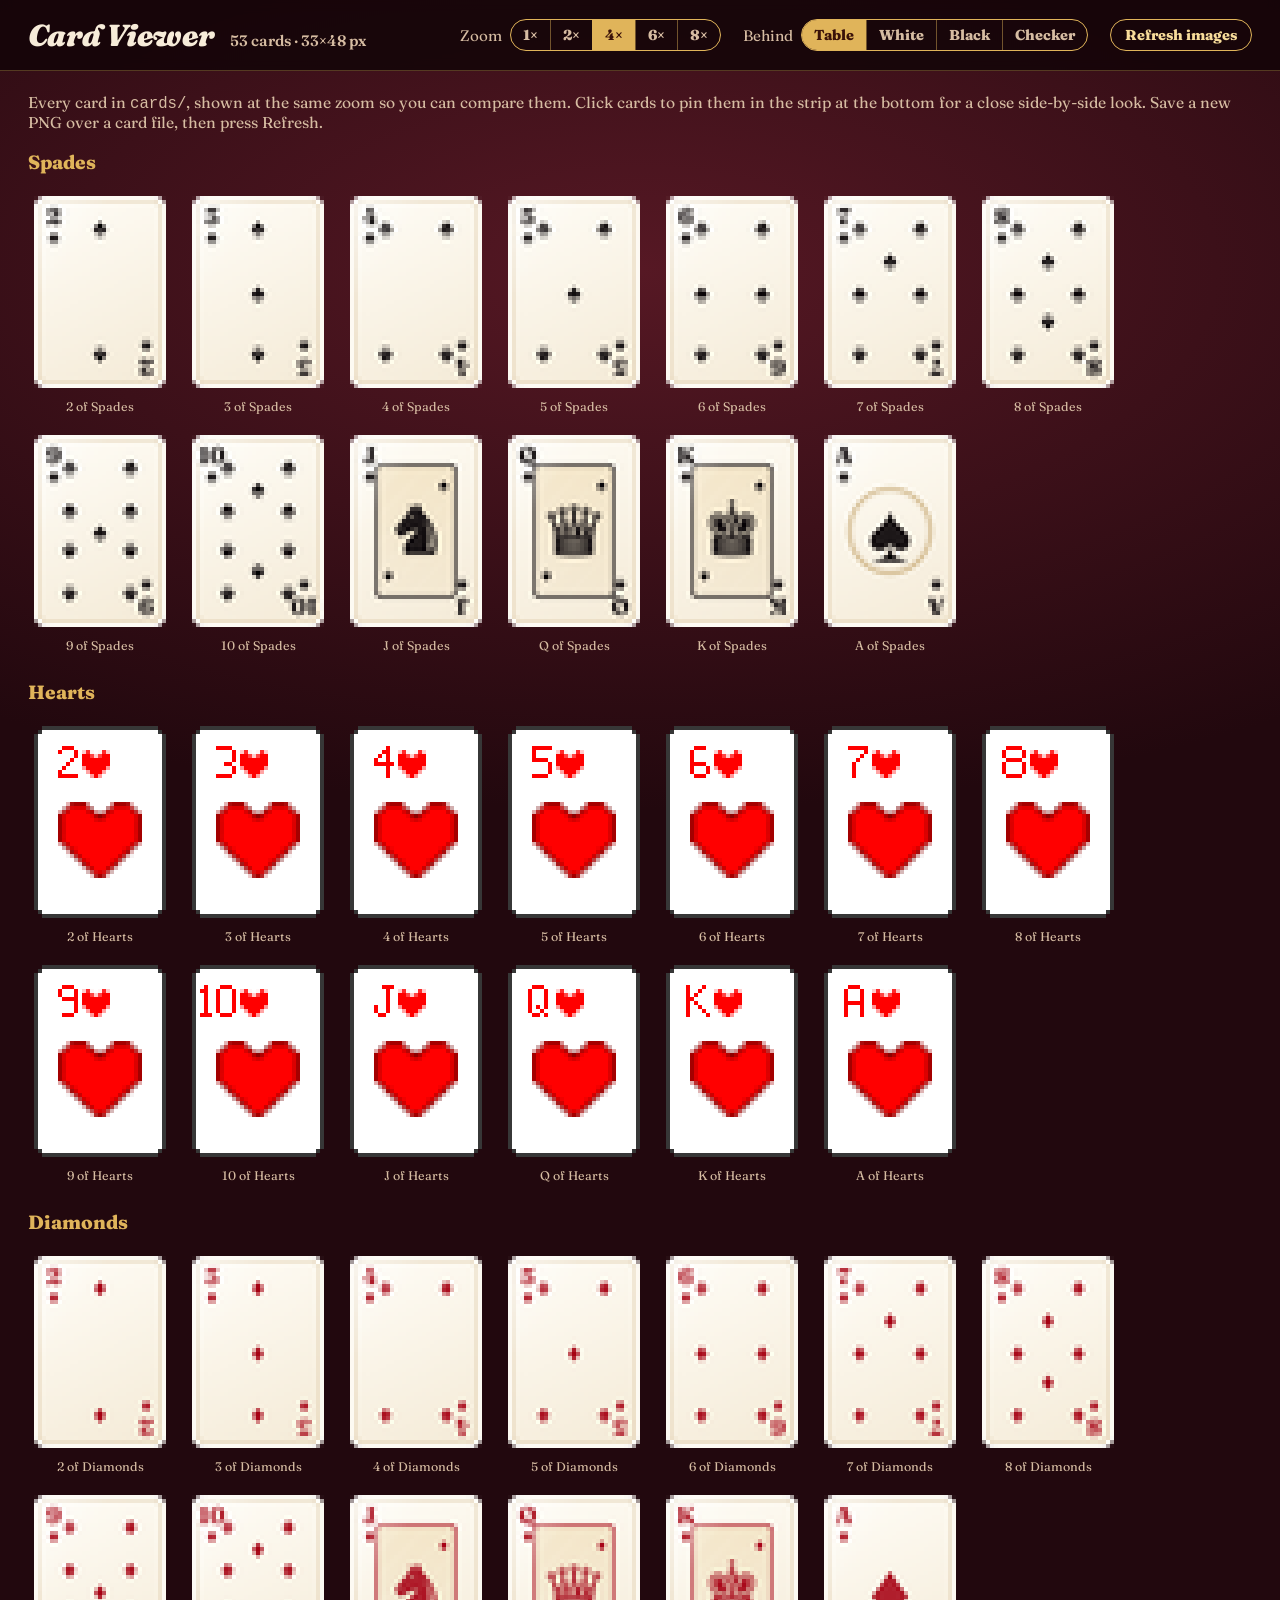
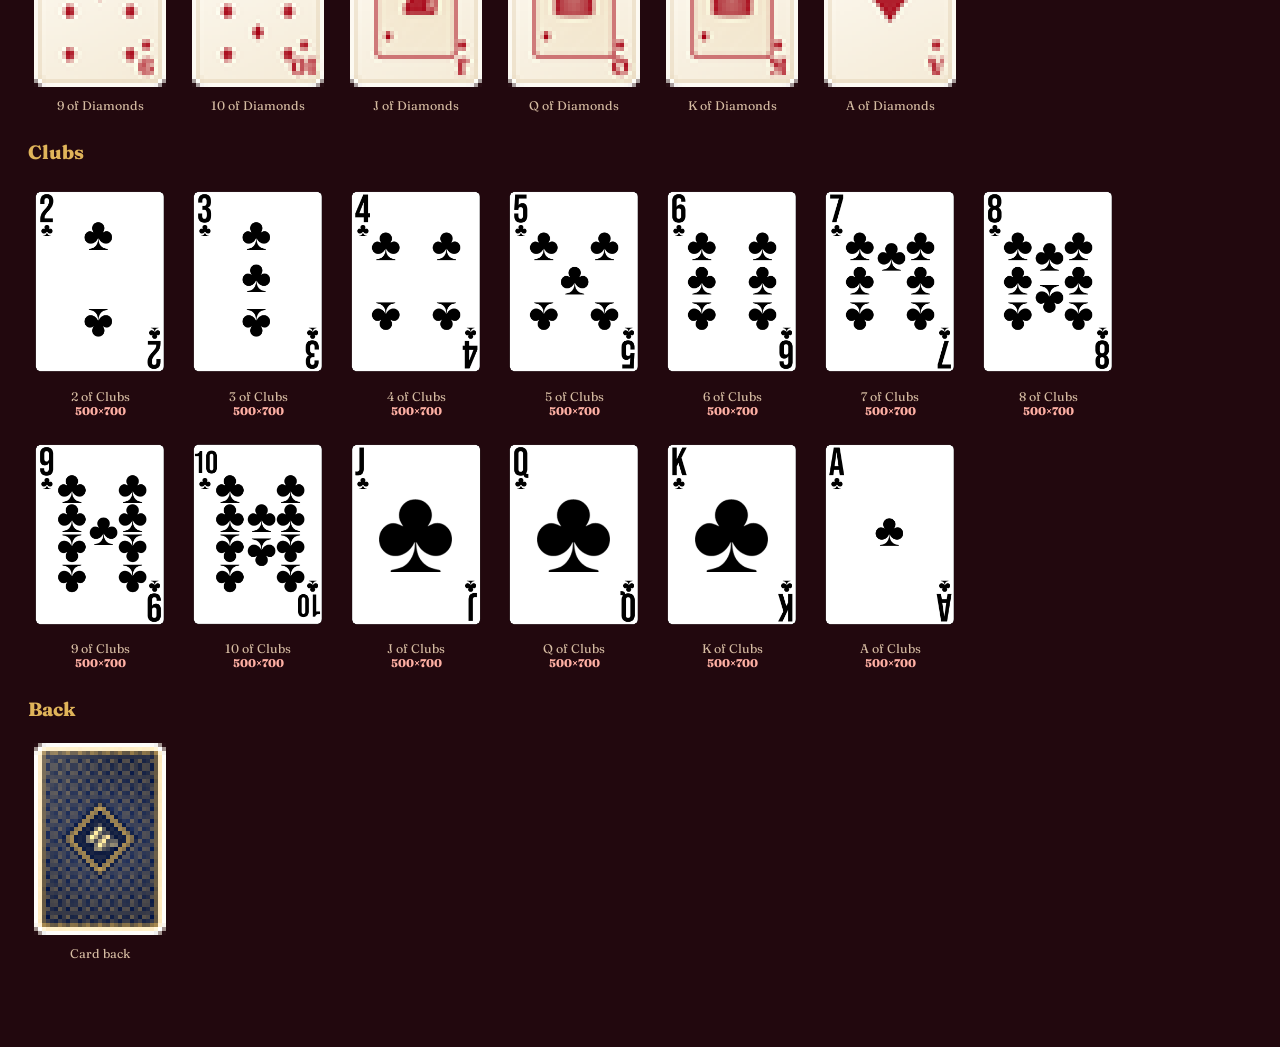
<file: sprites/Card Viewer.html>
<!doctype html>
<html lang="en">
<head>
<meta charset="utf-8">
<meta name="viewport" content="width=device-width, initial-scale=1">
<title>Card Viewer</title>
<link href="../fonts/fonts.css" rel="stylesheet">
<style>
  :root {
    --felt: #561824; --felt-deep: #22080e; --brass: #e0b45a; --brass-hi: #f7dc9a; --text: #f7ecd9; --muted: #d6bca2;
    --font: "Fraunces", Georgia, serif; --z: 4; color-scheme: dark;
  }
  :root[data-theme="light"] { color-scheme: light; }
  * { box-sizing: border-box; }
  body { margin: 0; min-height: 100vh; font-family: var(--font); color: var(--text);
    background: radial-gradient(90% 60% at 50% 30%, var(--felt), var(--felt-deep)); background-color: var(--felt-deep); background-attachment: fixed; }
  header { position: sticky; top: 0; z-index: 5; display: flex; flex-wrap: wrap; gap: 14px 22px; align-items: center; padding: 16px 28px;
    background: rgba(20,5,9,.88); backdrop-filter: blur(6px); border-bottom: 1px solid rgba(224,180,90,.3); }
  h1 { margin: 0 auto 0 0; font-size: 1.9rem; font-weight: 900; font-style: italic; letter-spacing: -.02em; }
  h1 small { font-size: .95rem; font-weight: 600; font-style: normal; color: var(--muted); margin-left: 10px; letter-spacing: 0; }
  .ctl { display: flex; align-items: center; gap: 8px; font-size: .95rem; color: var(--muted); }
  .seg { display: flex; border: 1.5px solid var(--brass); border-radius: 999px; overflow: hidden; }
  .seg button { font: inherit; font-weight: 700; font-size: .9rem; border: 0; background: transparent; color: var(--muted); padding: 6px 12px; cursor: pointer; }
  .seg button + button { border-left: 1px solid rgba(224,180,90,.45); }
  .seg button[aria-pressed="true"] { background: var(--brass); color: #3a1209; }
  .btn { font: inherit; font-weight: 700; font-size: .9rem; border: 1.5px solid var(--brass); border-radius: 999px; background: transparent; color: var(--brass-hi); padding: 6px 14px; cursor: pointer; }
  .btn:hover { background: rgba(224,180,90,.15); }
  main { padding: 22px 28px 60px; }
  .hint { margin: 0 0 18px; color: var(--muted); font-size: .98rem; }
  .row { display: flex; flex-wrap: wrap; gap: 14px; align-items: flex-end; margin-bottom: 26px; }
  .row h2 { width: 100%; margin: 0 0 2px; font-size: 1.2rem; font-weight: 700; color: var(--brass); }
  figure { margin: 0; display: grid; justify-items: center; gap: 6px; cursor: pointer; }
  figure .frame { padding: 6px; border-radius: 8px; background: var(--bg, transparent); outline: 2px solid transparent; transition: outline-color .12s, transform .12s; }
  figure:hover .frame { outline-color: rgba(247,220,154,.6); transform: translateY(-3px); }
  figure.pinned .frame { outline-color: var(--brass-hi); }
  figure img { display: block; width: calc(var(--w) * var(--z) * 1px); height: calc(var(--h) * var(--z) * 1px); image-rendering: pixelated; object-fit: contain; }
  figure img.hd { image-rendering: auto; }
  figure.missing .frame { width: calc(var(--w) * var(--z) * 1px + 12px); height: calc(var(--h) * var(--z) * 1px + 12px); display: grid; place-items: center; border: 2px dashed rgba(247,236,217,.3); color: var(--muted); font-size: .8rem; }
  figcaption { font-size: .78rem; color: var(--muted); text-align: center; line-height: 1.2; }
  figcaption b { display: block; font-size: .7rem; color: #ffb0a4; font-weight: 700; }
  body.bg-white { --bg: #fff; } body.bg-black { --bg: #000; } body.bg-check { --bg: repeating-conic-gradient(#bbb 0 25%, #eee 0 50%) 0 0 / 12px 12px; }
  #compare { position: sticky; bottom: 0; display: none; gap: 18px; align-items: flex-end; padding: 16px 28px; overflow-x: auto;
    background: rgba(20,5,9,.94); border-top: 1px solid rgba(224,180,90,.4); }
  #compare.on { display: flex; }
  #compare .lbl { color: var(--brass); font-weight: 700; white-space: nowrap; align-self: center; }
  #compare figure img { height: min(calc(var(--h) * var(--cz) * 1px), 34vh); width: auto; }
</style>
</head>
<body class="bg-none">
<header>
  <h1>Card Viewer <small id="count"></small></h1>
  <div class="ctl">Zoom <div class="seg" id="zoom"><button data-v="1">1×</button><button data-v="2">2×</button><button data-v="4">4×</button><button data-v="6">6×</button><button data-v="8">8×</button></div></div>
  <div class="ctl">Behind <div class="seg" id="bgs"><button data-v="none">Table</button><button data-v="white">White</button><button data-v="black">Black</button><button data-v="check">Checker</button></div></div>
  <button class="btn" id="refresh" type="button">Refresh images</button>
</header>
<main>
  <p class="hint">Every card in <code>cards/</code>, shown at the same zoom so you can compare them. Click cards to pin them in the strip at the bottom for a close side-by-side look. Save a new PNG over a card file, then press Refresh.</p>
  <div id="rows"></div>
</main>
<div id="compare"><span class="lbl">Compare</span><div id="pins" style="display:flex;gap:18px;align-items:flex-end"></div><button class="btn" id="clearPins" type="button">Clear</button></div>
<script>
  const SUITS = [['spades', 'Spades'], ['hearts', 'Hearts'], ['diamonds', 'Diamonds'], ['clubs', 'Clubs']];
  const RANKS = [2, 3, 4, 5, 6, 7, 8, 9, 10, 'jack', 'queen', 'king', 'ace'];
  const LABEL = { jack: 'J', queen: 'Q', king: 'K', ace: 'A' };
  const files = [];
  SUITS.forEach(([s, n]) => RANKS.forEach(r => files.push({ file: `${r}_of_${s}.png`, label: `${LABEL[r] || r} of ${n}`, row: n })));
  files.push({ file: 'card_back.png', label: 'Card back', row: 'Back' });
  const pins = new Set();
  let stamp = Date.now(), sizes = {};
  const get = k => { try { return localStorage.getItem('cv-' + k); } catch (e) { return null; } };
  const put = (k, v) => { try { localStorage.setItem('cv-' + k, v); } catch (e) {} };

  function fig(f, forCompare) {
    const el = document.createElement('figure');
    el.dataset.file = f.file;
    el.innerHTML = `<div class="frame"><img alt="${f.label}" src="cards/${f.file}?t=${stamp}"></div><figcaption>${f.label}<b></b></figcaption>`;
    const img = el.querySelector('img');
    img.onload = () => {
      sizes[f.file] = img.naturalWidth + '×' + img.naturalHeight;
      flagSizes();
    };
    img.onerror = () => { el.classList.add('missing'); el.style.setProperty('--w', 25); el.style.setProperty('--h', 35); el.querySelector('.frame').textContent = 'missing'; };
    if (!forCompare) el.addEventListener('click', () => { pins.has(f.file) ? pins.delete(f.file) : pins.add(f.file); renderPins(); });
    else el.addEventListener('click', () => { pins.delete(f.file); renderPins(); });
    el.style.setProperty('--w', 25); el.style.setProperty('--h', 35);
    return el;
  }
  // point out any card whose pixel size differs from the most common one
  function flagSizes() {
    const counts = {}; Object.values(sizes).forEach(s => counts[s] = (counts[s] || 0) + 1);
    const common = Object.keys(counts).sort((a, b) => counts[b] - counts[a])[0];
    const [cw, ch] = (common || '33×48').split('×').map(Number);
    // every card is shown at the common size so different-sized art can still be compared;
    // art much bigger than that is scaled smoothly instead of as hard pixels
    document.querySelectorAll('figure').forEach(el => {
      el.style.setProperty('--w', cw); el.style.setProperty('--h', ch);
      const s = sizes[el.dataset.file], img = el.querySelector('img');
      if (img) img.classList.toggle('hd', !!img.naturalWidth && img.naturalWidth > cw * 2);
      const b = el.querySelector('figcaption b'); if (b) b.textContent = s && s !== common ? s : '';
    });
    document.getElementById('count').textContent = `${files.length} cards · ${common || ''} px`;
  }
  function render() {
    const rows = document.getElementById('rows'); rows.innerHTML = ''; sizes = {};
    [...new Set(files.map(f => f.row))].forEach(r => {
      const d = document.createElement('section'); d.className = 'row'; d.innerHTML = `<h2>${r}</h2>`;
      files.filter(f => f.row === r).forEach(f => { const el = fig(f); if (pins.has(f.file)) el.classList.add('pinned'); d.append(el); });
      rows.append(d);
    });
    renderPins();
  }
  function renderPins() {
    const box = document.getElementById('pins'); box.innerHTML = '';
    document.querySelectorAll('#rows figure').forEach(el => el.classList.toggle('pinned', pins.has(el.dataset.file)));
    files.filter(f => pins.has(f.file)).forEach(f => box.append(fig(f, true)));
    document.getElementById('compare').classList.toggle('on', pins.size > 0);
  }
  function seg(id, key, def, apply) {
    const el = document.getElementById(id), v0 = get(key) || def;
    const set = v => { el.querySelectorAll('button').forEach(b => b.setAttribute('aria-pressed', String(b.dataset.v === v))); put(key, v); apply(v); };
    el.addEventListener('click', e => { const b = e.target.closest('button'); if (b) set(b.dataset.v); });
    set(v0);
  }
  seg('zoom', 'zoom', '4', v => { document.documentElement.style.setProperty('--z', v); document.documentElement.style.setProperty('--cz', Math.max(8, v * 2)); });
  seg('bgs', 'bg', 'none', v => { document.body.className = 'bg-' + v; });
  document.getElementById('refresh').addEventListener('click', () => { stamp = Date.now(); render(); });
  document.getElementById('clearPins').addEventListener('click', () => { pins.clear(); renderPins(); });
  render();
</script>
</body>
</html>
</file>
<file: fonts/fonts.css>
@font-face {
  font-family: 'Fraunces';
  font-style: italic;
  font-weight: 600;
  font-display: swap;
  src: url(fraunces0.woff2) format('woff2');
  unicode-range: U+0000-00FF, U+0131, U+0152-0153, U+02BB-02BC, U+02C6, U+02DA, U+02DC, U+0304, U+0308, U+0329, U+2000-206F, U+20AC, U+2122, U+2191, U+2193, U+2212, U+2215, U+FEFF, U+FFFD;
}
@font-face {
  font-family: 'Fraunces';
  font-style: italic;
  font-weight: 900;
  font-display: swap;
  src: url(fraunces1.woff2) format('woff2');
  unicode-range: U+0000-00FF, U+0131, U+0152-0153, U+02BB-02BC, U+02C6, U+02DA, U+02DC, U+0304, U+0308, U+0329, U+2000-206F, U+20AC, U+2122, U+2191, U+2193, U+2212, U+2215, U+FEFF, U+FFFD;
}
@font-face {
  font-family: 'Fraunces';
  font-style: normal;
  font-weight: 400;
  font-display: swap;
  src: url(fraunces2.woff2) format('woff2');
  unicode-range: U+0000-00FF, U+0131, U+0152-0153, U+02BB-02BC, U+02C6, U+02DA, U+02DC, U+0304, U+0308, U+0329, U+2000-206F, U+20AC, U+2122, U+2191, U+2193, U+2212, U+2215, U+FEFF, U+FFFD;
}
@font-face {
  font-family: 'Fraunces';
  font-style: normal;
  font-weight: 600;
  font-display: swap;
  src: url(fraunces3.woff2) format('woff2');
  unicode-range: U+0000-00FF, U+0131, U+0152-0153, U+02BB-02BC, U+02C6, U+02DA, U+02DC, U+0304, U+0308, U+0329, U+2000-206F, U+20AC, U+2122, U+2191, U+2193, U+2212, U+2215, U+FEFF, U+FFFD;
}
@font-face {
  font-family: 'Fraunces';
  font-style: normal;
  font-weight: 800;
  font-display: swap;
  src: url(fraunces4.woff2) format('woff2');
  unicode-range: U+0000-00FF, U+0131, U+0152-0153, U+02BB-02BC, U+02C6, U+02DA, U+02DC, U+0304, U+0308, U+0329, U+2000-206F, U+20AC, U+2122, U+2191, U+2193, U+2212, U+2215, U+FEFF, U+FFFD;
}
</file>
